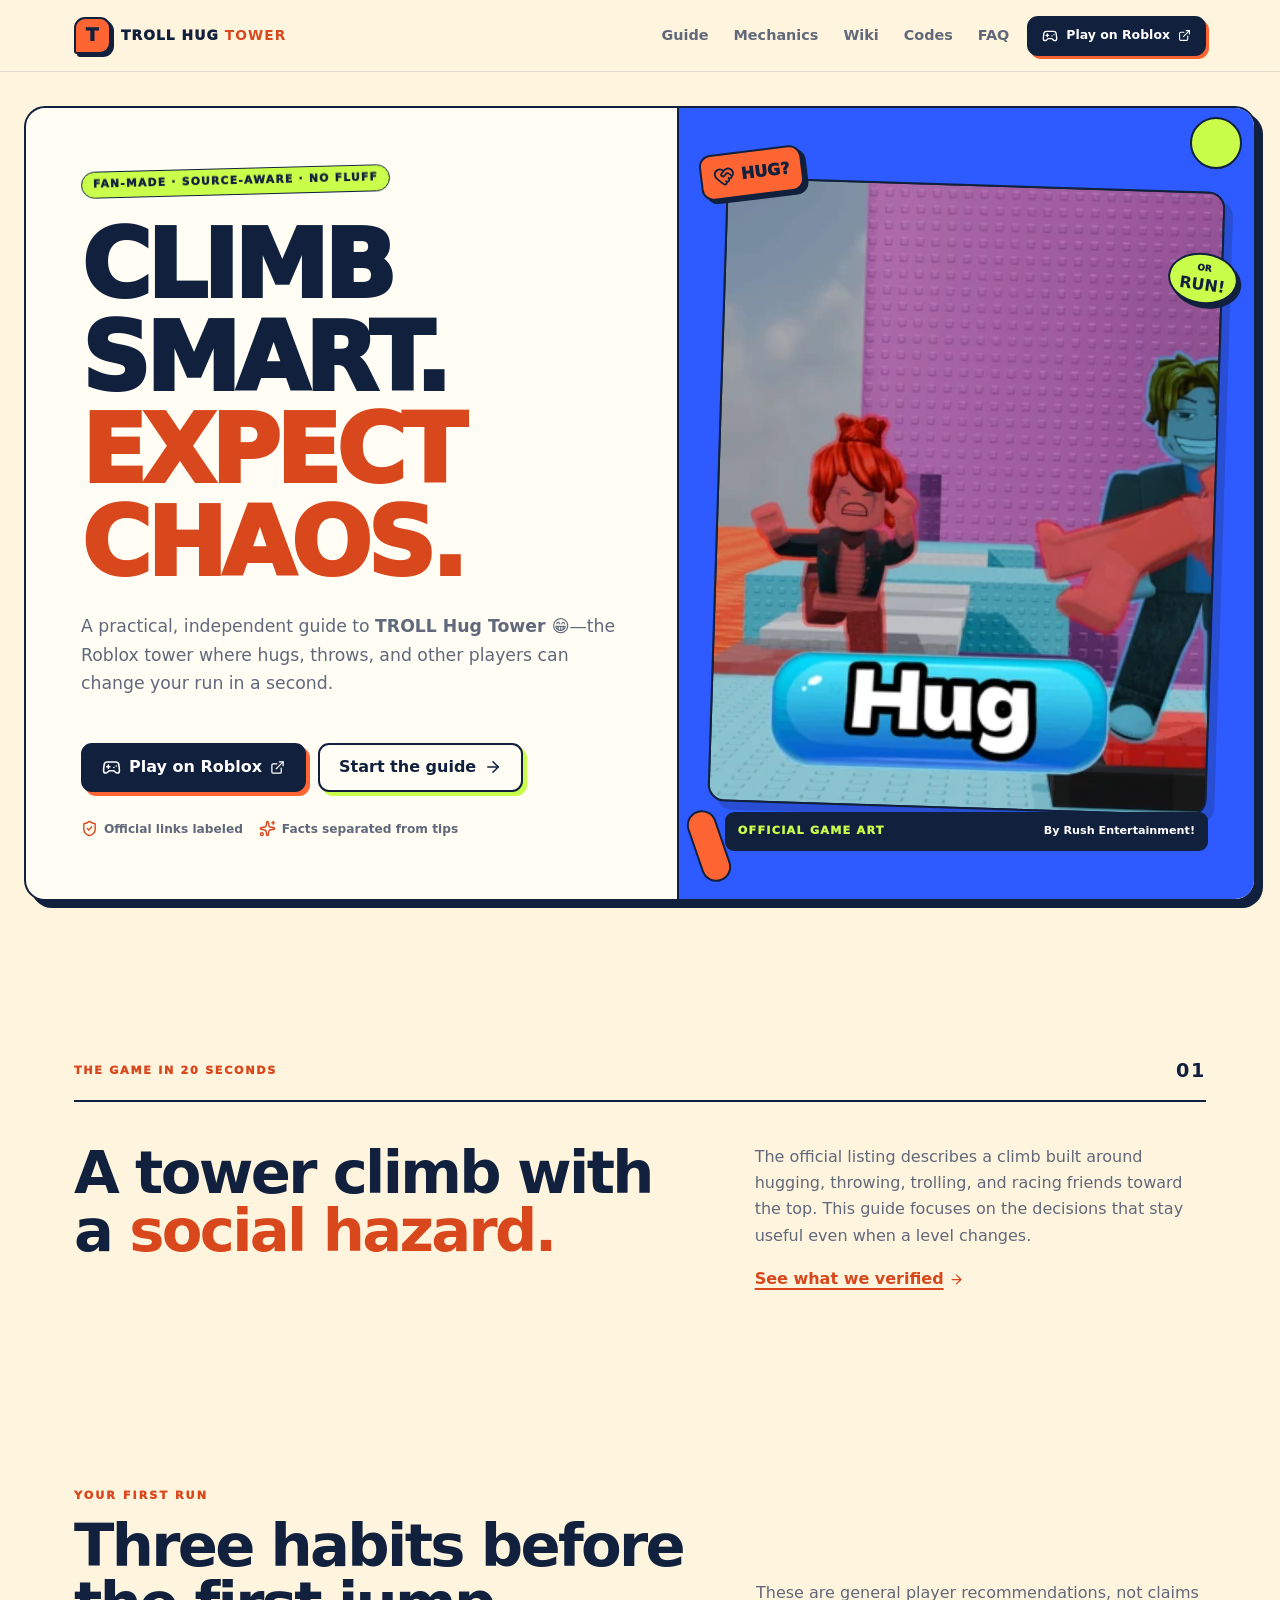
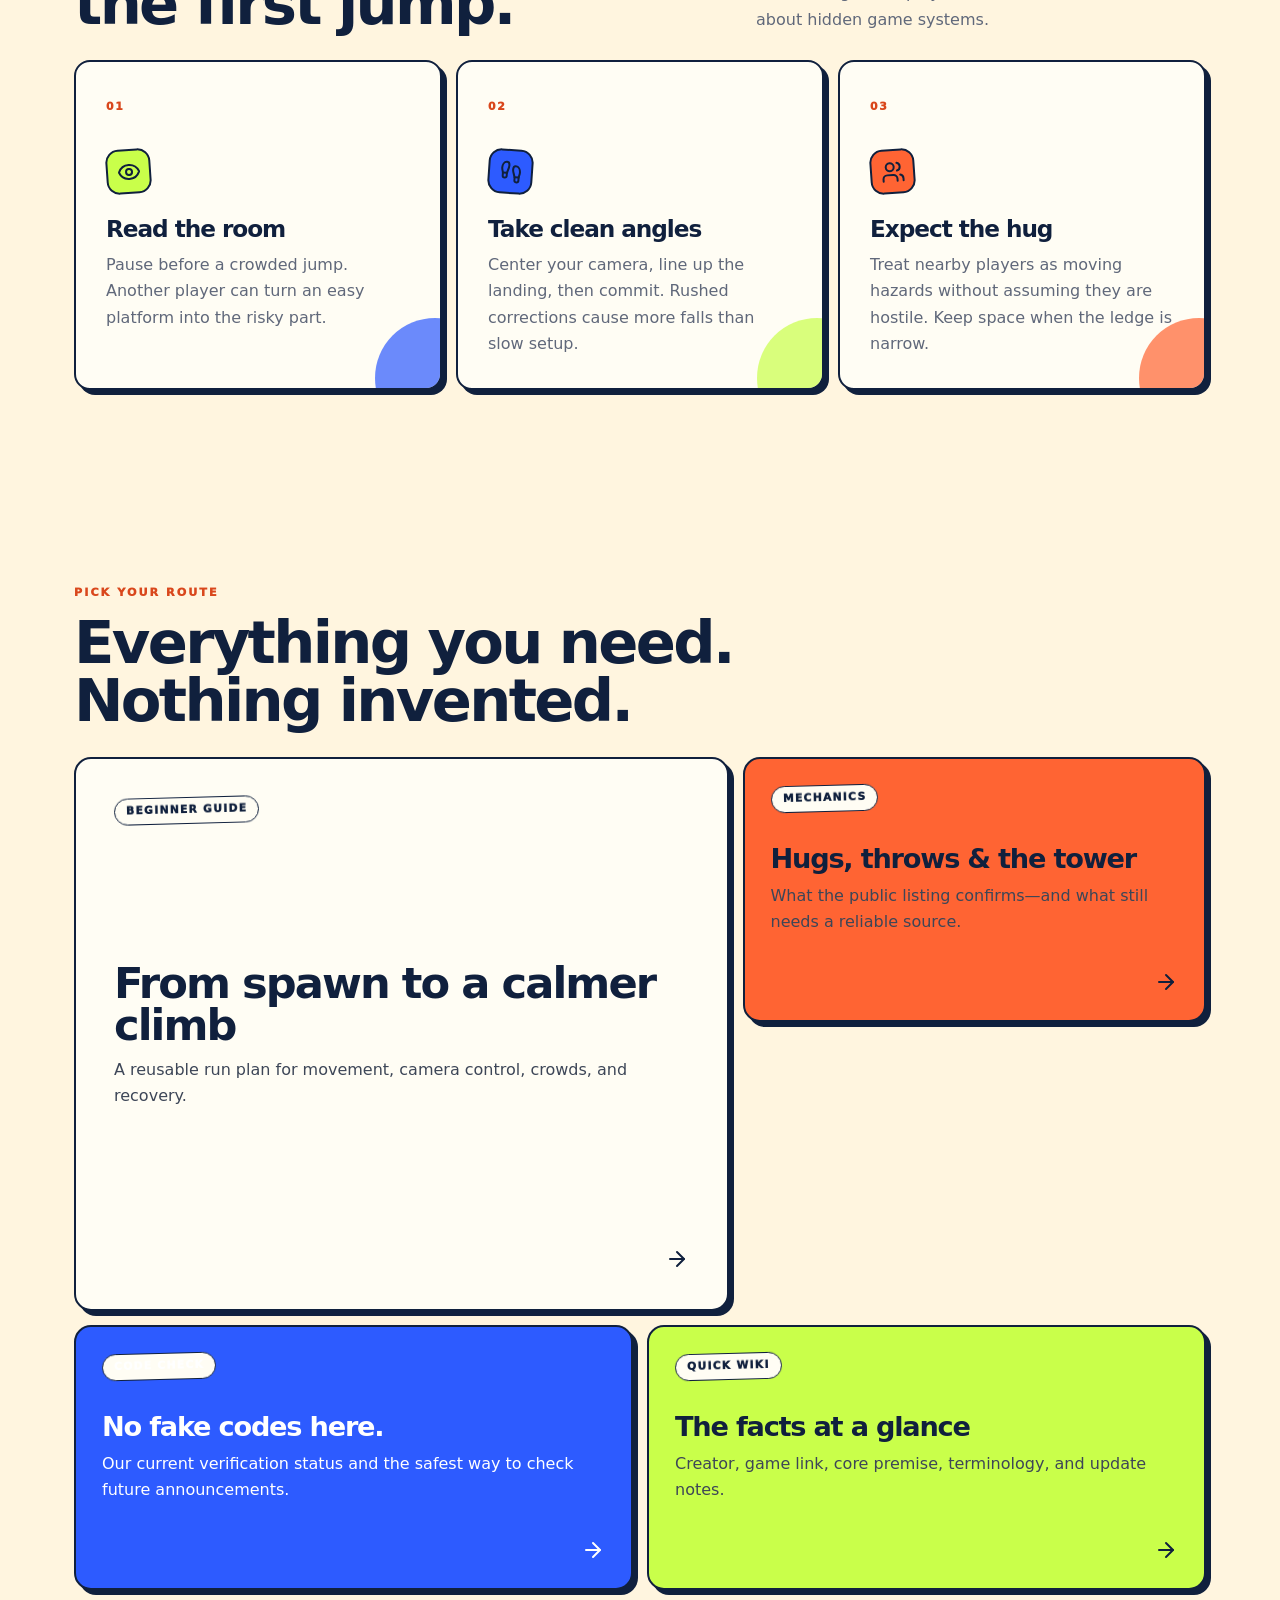
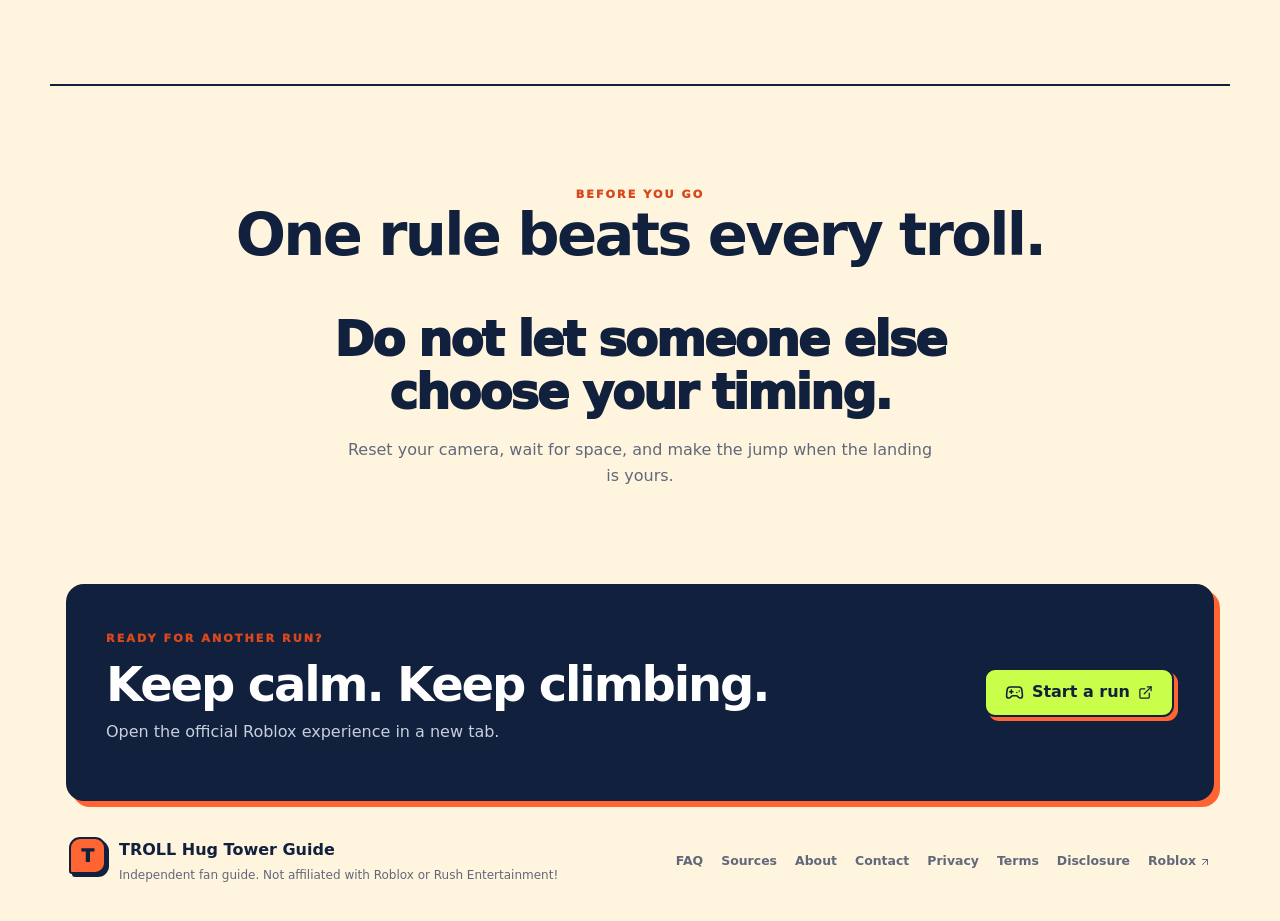
<file: index.html>
<!DOCTYPE html><html lang="en"><head><meta charSet="utf-8"/><meta name="viewport" content="width=device-width, initial-scale=1"/><link rel="preload" as="image" href="/game/official-thumbnail.webp"/><link rel="stylesheet" href="/_next/static/chunks/0kph47~e-.7jf.css" data-precedence="next"/><link rel="preload" as="script" fetchPriority="low" href="/_next/static/chunks/0tjosc5d5mc5-.js"/><script src="/_next/static/chunks/0037m9gpw..r6.js" async=""></script><script src="/_next/static/chunks/0lb28vs8w.3hs.js" async=""></script><script src="/_next/static/chunks/0f9v5zx4aqx9k.js" async=""></script><script src="/_next/static/chunks/turbopack-0t.p49p1cvdat.js" async=""></script><script src="/_next/static/chunks/05tnz4239b_il.js" async=""></script><script src="/_next/static/chunks/0p1ssqxck89fw.js" async=""></script><script src="/_next/static/chunks/0fy~.v167wqv..js" async=""></script><meta name="theme-color" content="#fff5df"/><meta name="color-scheme" content="light"/><title>TROLL Hug Tower Guide &amp; Wiki</title><meta name="description" content="Climb TROLL Hug Tower with a clear beginner route, practical anti-troll habits, confirmed game facts, and source-aware wiki notes."/><meta name="application-name" content="TROLL Hug Tower Guide"/><link rel="manifest" href="/manifest.webmanifest"/><meta name="robots" content="index, follow"/><link rel="canonical" href="https://trollhugtowerguide.wiki/"/><meta property="og:title" content="TROLL Hug Tower Guide &amp; Wiki"/><meta property="og:description" content="Climb TROLL Hug Tower with a clear beginner route, practical anti-troll habits, confirmed game facts, and source-aware wiki notes."/><meta property="og:url" content="https://trollhugtowerguide.wiki/"/><meta property="og:site_name" content="TROLL Hug Tower Guide"/><meta property="og:image" content="https://trollhugtowerguide.wiki/og.png"/><meta property="og:image:width" content="1731"/><meta property="og:image:height" content="909"/><meta property="og:image:alt" content="TROLL Hug Tower Guide — climb smart, expect chaos"/><meta property="og:type" content="website"/><meta name="twitter:card" content="summary_large_image"/><meta name="twitter:title" content="TROLL Hug Tower Guide &amp; Wiki"/><meta name="twitter:description" content="Climb TROLL Hug Tower with a clear beginner route, practical anti-troll habits, confirmed game facts, and source-aware wiki notes."/><meta name="twitter:image" content="https://trollhugtowerguide.wiki/og.png"/><link rel="shortcut icon" href="/favicon.svg"/><link rel="icon" href="/favicon.svg"/><script src="/_next/static/chunks/03~yq9q893hmn.js" noModule=""></script></head><body><div hidden=""><!--$--><!--/$--></div><a class="skip-link" href="#main">Skip to content</a><header class="site-header"><div class="nav-wrap"><a class="brand" aria-label="TROLL Hug Tower Guide home" href="/"><span class="brand-mark">T</span><span>TROLL HUG <b>TOWER</b></span></a><nav class="nav-links " aria-label="Main navigation"><a class="" href="/how-to-play/">Guide</a><a class="" href="/mechanics/">Mechanics</a><a class="" href="/wiki/">Wiki</a><a class="" href="/codes/">Codes</a><a class="" href="/faq/">FAQ</a><span class="mobile-play"><a class="button " href="https://www.roblox.com/games/77420985071922/TROLL-Hug-Tower" target="_blank" rel="noopener noreferrer"><svg xmlns="http://www.w3.org/2000/svg" width="19" height="19" viewBox="0 0 24 24" fill="none" stroke="currentColor" stroke-width="2" stroke-linecap="round" stroke-linejoin="round" class="lucide lucide-gamepad2 lucide-gamepad-2" aria-hidden="true"><line x1="6" x2="10" y1="11" y2="11"></line><line x1="8" x2="8" y1="9" y2="13"></line><line x1="15" x2="15.01" y1="12" y2="12"></line><line x1="18" x2="18.01" y1="10" y2="10"></line><path d="M17.32 5H6.68a4 4 0 0 0-3.978 3.59c-.006.052-.01.101-.017.152C2.604 9.416 2 14.456 2 16a3 3 0 0 0 3 3c1 0 1.5-.5 2-1l1.414-1.414A2 2 0 0 1 9.828 16h4.344a2 2 0 0 1 1.414.586L17 18c.5.5 1 1 2 1a3 3 0 0 0 3-3c0-1.545-.604-6.584-.685-7.258-.007-.05-.011-.1-.017-.151A4 4 0 0 0 17.32 5z"></path></svg>Play on Roblox<svg xmlns="http://www.w3.org/2000/svg" width="15" height="15" viewBox="0 0 24 24" fill="none" stroke="currentColor" stroke-width="2" stroke-linecap="round" stroke-linejoin="round" class="lucide lucide-external-link" aria-hidden="true"><path d="M15 3h6v6"></path><path d="M10 14 21 3"></path><path d="M18 13v6a2 2 0 0 1-2 2H5a2 2 0 0 1-2-2V8a2 2 0 0 1 2-2h6"></path></svg></a></span></nav><span class="desktop-play"><a class="button button-small" href="https://www.roblox.com/games/77420985071922/TROLL-Hug-Tower" target="_blank" rel="noopener noreferrer"><svg xmlns="http://www.w3.org/2000/svg" width="16" height="16" viewBox="0 0 24 24" fill="none" stroke="currentColor" stroke-width="2" stroke-linecap="round" stroke-linejoin="round" class="lucide lucide-gamepad2 lucide-gamepad-2" aria-hidden="true"><line x1="6" x2="10" y1="11" y2="11"></line><line x1="8" x2="8" y1="9" y2="13"></line><line x1="15" x2="15.01" y1="12" y2="12"></line><line x1="18" x2="18.01" y1="10" y2="10"></line><path d="M17.32 5H6.68a4 4 0 0 0-3.978 3.59c-.006.052-.01.101-.017.152C2.604 9.416 2 14.456 2 16a3 3 0 0 0 3 3c1 0 1.5-.5 2-1l1.414-1.414A2 2 0 0 1 9.828 16h4.344a2 2 0 0 1 1.414.586L17 18c.5.5 1 1 2 1a3 3 0 0 0 3-3c0-1.545-.604-6.584-.685-7.258-.007-.05-.011-.1-.017-.151A4 4 0 0 0 17.32 5z"></path></svg>Play on Roblox<svg xmlns="http://www.w3.org/2000/svg" width="13" height="13" viewBox="0 0 24 24" fill="none" stroke="currentColor" stroke-width="2" stroke-linecap="round" stroke-linejoin="round" class="lucide lucide-external-link" aria-hidden="true"><path d="M15 3h6v6"></path><path d="M10 14 21 3"></path><path d="M18 13v6a2 2 0 0 1-2 2H5a2 2 0 0 1-2-2V8a2 2 0 0 1 2-2h6"></path></svg></a></span><button class="menu-button" type="button" aria-expanded="false" aria-label="Open navigation"><svg xmlns="http://www.w3.org/2000/svg" width="24" height="24" viewBox="0 0 24 24" fill="none" stroke="currentColor" stroke-width="2" stroke-linecap="round" stroke-linejoin="round" class="lucide lucide-menu" aria-hidden="true"><path d="M4 12h16"></path><path d="M4 18h16"></path><path d="M4 6h16"></path></svg></button></div></header><main id="main"><section class="hero-shell"><div class="hero-grid"><div class="hero-copy"><span class="sticker">FAN-MADE · SOURCE-AWARE · NO FLUFF</span><h1>CLIMB SMART.<br/><em>EXPECT CHAOS.</em></h1><p>A practical, independent guide to <b>TROLL Hug Tower 😁</b>—the Roblox tower where hugs, throws, and other players can change your run in a second.</p><div class="hero-actions"><a class="button " href="https://www.roblox.com/games/77420985071922/TROLL-Hug-Tower" target="_blank" rel="noopener noreferrer"><svg xmlns="http://www.w3.org/2000/svg" width="19" height="19" viewBox="0 0 24 24" fill="none" stroke="currentColor" stroke-width="2" stroke-linecap="round" stroke-linejoin="round" class="lucide lucide-gamepad2 lucide-gamepad-2" aria-hidden="true"><line x1="6" x2="10" y1="11" y2="11"></line><line x1="8" x2="8" y1="9" y2="13"></line><line x1="15" x2="15.01" y1="12" y2="12"></line><line x1="18" x2="18.01" y1="10" y2="10"></line><path d="M17.32 5H6.68a4 4 0 0 0-3.978 3.59c-.006.052-.01.101-.017.152C2.604 9.416 2 14.456 2 16a3 3 0 0 0 3 3c1 0 1.5-.5 2-1l1.414-1.414A2 2 0 0 1 9.828 16h4.344a2 2 0 0 1 1.414.586L17 18c.5.5 1 1 2 1a3 3 0 0 0 3-3c0-1.545-.604-6.584-.685-7.258-.007-.05-.011-.1-.017-.151A4 4 0 0 0 17.32 5z"></path></svg>Play on Roblox<svg xmlns="http://www.w3.org/2000/svg" width="15" height="15" viewBox="0 0 24 24" fill="none" stroke="currentColor" stroke-width="2" stroke-linecap="round" stroke-linejoin="round" class="lucide lucide-external-link" aria-hidden="true"><path d="M15 3h6v6"></path><path d="M10 14 21 3"></path><path d="M18 13v6a2 2 0 0 1-2 2H5a2 2 0 0 1-2-2V8a2 2 0 0 1 2-2h6"></path></svg></a><a class="button button-secondary" href="/how-to-play/">Start the guide <svg xmlns="http://www.w3.org/2000/svg" width="18" height="18" viewBox="0 0 24 24" fill="none" stroke="currentColor" stroke-width="2" stroke-linecap="round" stroke-linejoin="round" class="lucide lucide-arrow-right" aria-hidden="true"><path d="M5 12h14"></path><path d="m12 5 7 7-7 7"></path></svg></a></div><div class="trust-row"><span><svg xmlns="http://www.w3.org/2000/svg" width="17" height="17" viewBox="0 0 24 24" fill="none" stroke="currentColor" stroke-width="2" stroke-linecap="round" stroke-linejoin="round" class="lucide lucide-shield-check" aria-hidden="true"><path d="M20 13c0 5-3.5 7.5-7.66 8.95a1 1 0 0 1-.67-.01C7.5 20.5 4 18 4 13V6a1 1 0 0 1 1-1c2 0 4.5-1.2 6.24-2.72a1.17 1.17 0 0 1 1.52 0C14.51 3.81 17 5 19 5a1 1 0 0 1 1 1z"></path><path d="m9 12 2 2 4-4"></path></svg> Official links labeled</span><span><svg xmlns="http://www.w3.org/2000/svg" width="17" height="17" viewBox="0 0 24 24" fill="none" stroke="currentColor" stroke-width="2" stroke-linecap="round" stroke-linejoin="round" class="lucide lucide-sparkles" aria-hidden="true"><path d="M11.017 2.814a1 1 0 0 1 1.966 0l1.051 5.558a2 2 0 0 0 1.594 1.594l5.558 1.051a1 1 0 0 1 0 1.966l-5.558 1.051a2 2 0 0 0-1.594 1.594l-1.051 5.558a1 1 0 0 1-1.966 0l-1.051-5.558a2 2 0 0 0-1.594-1.594l-5.558-1.051a1 1 0 0 1 0-1.966l5.558-1.051a2 2 0 0 0 1.594-1.594z"></path><path d="M20 2v4"></path><path d="M22 4h-4"></path><circle cx="4" cy="20" r="2"></circle></svg> Facts separated from tips</span></div></div><div class="hero-art" aria-label="Official TROLL Hug Tower game artwork"><div class="art-frame"><img alt="Official TROLL Hug Tower thumbnail showing Roblox characters on a colorful tower" decoding="async" data-nimg="fill" style="position:absolute;height:100%;width:100%;left:0;top:0;right:0;bottom:0;color:transparent" src="/game/official-thumbnail.webp"/></div><div class="art-label"><span>OFFICIAL GAME ART</span><b>By <!-- -->Rush Entertainment!</b></div><div class="float-card float-one"><svg xmlns="http://www.w3.org/2000/svg" width="22" height="22" viewBox="0 0 24 24" fill="none" stroke="currentColor" stroke-width="2" stroke-linecap="round" stroke-linejoin="round" class="lucide lucide-heart-handshake" aria-hidden="true"><path d="M19.414 14.414C21 12.828 22 11.5 22 9.5a5.5 5.5 0 0 0-9.591-3.676.6.6 0 0 1-.818.001A5.5 5.5 0 0 0 2 9.5c0 2.3 1.5 4 3 5.5l5.535 5.362a2 2 0 0 0 2.879.052 2.12 2.12 0 0 0-.004-3 2.124 2.124 0 1 0 3-3 2.124 2.124 0 0 0 3.004 0 2 2 0 0 0 0-2.828l-1.881-1.882a2.41 2.41 0 0 0-3.409 0l-1.71 1.71a2 2 0 0 1-2.828 0 2 2 0 0 1 0-2.828l2.823-2.762"></path></svg><span>HUG?</span></div><div class="float-card float-two"><span>OR</span><b>RUN!</b></div></div></div></section><section class="section intro-strip"><div class="section-kicker"><span>THE GAME IN 20 SECONDS</span><b>01</b></div><div class="intro-grid"><h2>A tower climb with a <em>social hazard.</em></h2><div><p>The official listing describes a climb built around hugging, throwing, trolling, and racing friends toward the top. This guide focuses on the decisions that stay useful even when a level changes.</p><a class="text-link" href="/sources/">See what we verified <svg xmlns="http://www.w3.org/2000/svg" width="15" height="15" viewBox="0 0 24 24" fill="none" stroke="currentColor" stroke-width="2" stroke-linecap="round" stroke-linejoin="round" class="lucide lucide-arrow-right" aria-hidden="true"><path d="M5 12h14"></path><path d="m12 5 7 7-7 7"></path></svg></a></div></div></section><section class="section climb-section"><div class="section-heading"><div><span class="eyebrow">YOUR FIRST RUN</span><h2>Three habits before the first jump.</h2></div><p>These are general player recommendations, not claims about hidden game systems.</p></div><div class="step-grid"><article class="step-card step-1"><span class="step-number">01</span><div class="step-icon"><svg xmlns="http://www.w3.org/2000/svg" width="24" height="24" viewBox="0 0 24 24" fill="none" stroke="currentColor" stroke-width="2" stroke-linecap="round" stroke-linejoin="round" class="lucide lucide-eye" aria-hidden="true"><path d="M2.062 12.348a1 1 0 0 1 0-.696 10.75 10.75 0 0 1 19.876 0 1 1 0 0 1 0 .696 10.75 10.75 0 0 1-19.876 0"></path><circle cx="12" cy="12" r="3"></circle></svg></div><h3>Read the room</h3><p>Pause before a crowded jump. Another player can turn an easy platform into the risky part.</p></article><article class="step-card step-2"><span class="step-number">02</span><div class="step-icon"><svg xmlns="http://www.w3.org/2000/svg" width="24" height="24" viewBox="0 0 24 24" fill="none" stroke="currentColor" stroke-width="2" stroke-linecap="round" stroke-linejoin="round" class="lucide lucide-footprints" aria-hidden="true"><path d="M4 16v-2.38C4 11.5 2.97 10.5 3 8c.03-2.72 1.49-6 4.5-6C9.37 2 10 3.8 10 5.5c0 3.11-2 5.66-2 8.68V16a2 2 0 1 1-4 0Z"></path><path d="M20 20v-2.38c0-2.12 1.03-3.12 1-5.62-.03-2.72-1.49-6-4.5-6C14.63 6 14 7.8 14 9.5c0 3.11 2 5.66 2 8.68V20a2 2 0 1 0 4 0Z"></path><path d="M16 17h4"></path><path d="M4 13h4"></path></svg></div><h3>Take clean angles</h3><p>Center your camera, line up the landing, then commit. Rushed corrections cause more falls than slow setup.</p></article><article class="step-card step-3"><span class="step-number">03</span><div class="step-icon"><svg xmlns="http://www.w3.org/2000/svg" width="24" height="24" viewBox="0 0 24 24" fill="none" stroke="currentColor" stroke-width="2" stroke-linecap="round" stroke-linejoin="round" class="lucide lucide-users" aria-hidden="true"><path d="M16 21v-2a4 4 0 0 0-4-4H6a4 4 0 0 0-4 4v2"></path><path d="M16 3.128a4 4 0 0 1 0 7.744"></path><path d="M22 21v-2a4 4 0 0 0-3-3.87"></path><circle cx="9" cy="7" r="4"></circle></svg></div><h3>Expect the hug</h3><p>Treat nearby players as moving hazards without assuming they are hostile. Keep space when the ledge is narrow.</p></article></div></section><section class="section bento-section"><div class="section-heading"><div><span class="eyebrow">PICK YOUR ROUTE</span><h2>Everything you need. Nothing invented.</h2></div></div><div class="bento"><a class="bento-card bento-main" href="/how-to-play/"><span class="tag">BEGINNER GUIDE</span><div><h3>From spawn to a calmer climb</h3><p>A reusable run plan for movement, camera control, crowds, and recovery.</p></div><svg xmlns="http://www.w3.org/2000/svg" width="24" height="24" viewBox="0 0 24 24" fill="none" stroke="currentColor" stroke-width="2" stroke-linecap="round" stroke-linejoin="round" class="lucide lucide-arrow-right" aria-hidden="true"><path d="M5 12h14"></path><path d="m12 5 7 7-7 7"></path></svg></a><a class="bento-card bento-orange" href="/mechanics/"><span class="tag">MECHANICS</span><div><h3>Hugs, throws &amp; the tower</h3><p>What the public listing confirms—and what still needs a reliable source.</p></div><svg xmlns="http://www.w3.org/2000/svg" width="24" height="24" viewBox="0 0 24 24" fill="none" stroke="currentColor" stroke-width="2" stroke-linecap="round" stroke-linejoin="round" class="lucide lucide-arrow-right" aria-hidden="true"><path d="M5 12h14"></path><path d="m12 5 7 7-7 7"></path></svg></a><a class="bento-card bento-blue" href="/codes/"><span class="tag">CODE CHECK</span><div><h3>No fake codes here.</h3><p>Our current verification status and the safest way to check future announcements.</p></div><svg xmlns="http://www.w3.org/2000/svg" width="24" height="24" viewBox="0 0 24 24" fill="none" stroke="currentColor" stroke-width="2" stroke-linecap="round" stroke-linejoin="round" class="lucide lucide-arrow-right" aria-hidden="true"><path d="M5 12h14"></path><path d="m12 5 7 7-7 7"></path></svg></a><a class="bento-card bento-lime" href="/wiki/"><span class="tag">QUICK WIKI</span><div><h3>The facts at a glance</h3><p>Creator, game link, core premise, terminology, and update notes.</p></div><svg xmlns="http://www.w3.org/2000/svg" width="24" height="24" viewBox="0 0 24 24" fill="none" stroke="currentColor" stroke-width="2" stroke-linecap="round" stroke-linejoin="round" class="lucide lucide-arrow-right" aria-hidden="true"><path d="M5 12h14"></path><path d="m12 5 7 7-7 7"></path></svg></a></div></section><section class="section last-check"><div><span class="eyebrow">BEFORE YOU GO</span><h2>One rule beats every troll.</h2></div><blockquote>Do not let someone else choose your timing.</blockquote><p>Reset your camera, wait for space, and make the jump when the landing is yours.</p></section><!--$--><!--/$--></main><footer class="site-footer"><div class="footer-cta"><div><span class="eyebrow">READY FOR ANOTHER RUN?</span><h2>Keep calm. Keep climbing.</h2><p>Open the official Roblox experience in a new tab.</p></div><a class="button " href="https://www.roblox.com/games/77420985071922/TROLL-Hug-Tower" target="_blank" rel="noopener noreferrer"><svg xmlns="http://www.w3.org/2000/svg" width="19" height="19" viewBox="0 0 24 24" fill="none" stroke="currentColor" stroke-width="2" stroke-linecap="round" stroke-linejoin="round" class="lucide lucide-gamepad2 lucide-gamepad-2" aria-hidden="true"><line x1="6" x2="10" y1="11" y2="11"></line><line x1="8" x2="8" y1="9" y2="13"></line><line x1="15" x2="15.01" y1="12" y2="12"></line><line x1="18" x2="18.01" y1="10" y2="10"></line><path d="M17.32 5H6.68a4 4 0 0 0-3.978 3.59c-.006.052-.01.101-.017.152C2.604 9.416 2 14.456 2 16a3 3 0 0 0 3 3c1 0 1.5-.5 2-1l1.414-1.414A2 2 0 0 1 9.828 16h4.344a2 2 0 0 1 1.414.586L17 18c.5.5 1 1 2 1a3 3 0 0 0 3-3c0-1.545-.604-6.584-.685-7.258-.007-.05-.011-.1-.017-.151A4 4 0 0 0 17.32 5z"></path></svg>Start a run<svg xmlns="http://www.w3.org/2000/svg" width="15" height="15" viewBox="0 0 24 24" fill="none" stroke="currentColor" stroke-width="2" stroke-linecap="round" stroke-linejoin="round" class="lucide lucide-external-link" aria-hidden="true"><path d="M15 3h6v6"></path><path d="M10 14 21 3"></path><path d="M18 13v6a2 2 0 0 1-2 2H5a2 2 0 0 1-2-2V8a2 2 0 0 1 2-2h6"></path></svg></a></div><div class="footer-row"><div class="footer-brand"><span class="brand-mark">T</span><div><b>TROLL Hug Tower Guide</b><p>Independent fan guide. Not affiliated with Roblox or Rush Entertainment!</p></div></div><nav aria-label="Footer navigation"><a href="/faq/">FAQ</a><a href="/sources/">Sources</a><a href="/about/">About</a><a href="/contact/">Contact</a><a href="/privacy/">Privacy</a><a href="/terms/">Terms</a><a href="/disclosure/">Disclosure</a><a href="https://www.roblox.com" target="_blank" rel="noopener noreferrer">Roblox <svg xmlns="http://www.w3.org/2000/svg" width="12" height="12" viewBox="0 0 24 24" fill="none" stroke="currentColor" stroke-width="2" stroke-linecap="round" stroke-linejoin="round" class="lucide lucide-arrow-up-right" aria-hidden="true"><path d="M7 7h10v10"></path><path d="M7 17 17 7"></path></svg></a></nav></div></footer><script type="application/ld+json">{"@context":"https://schema.org","@graph":[{"@type":"WebSite","name":"TROLL Hug Tower Guide","url":"https://trollhugtowerguide.wiki","description":"Independent player guide and wiki for TROLL Hug Tower on Roblox.","inLanguage":"en","isAccessibleForFree":true},{"@type":"VideoGame","name":"TROLL Hug Tower 😁","url":"https://www.roblox.com/games/77420985071922/TROLL-Hug-Tower","gamePlatform":"Roblox","author":{"@type":"Organization","name":"Rush Entertainment!","url":"https://www.roblox.com/communities/35998478/Rush-Entertainment"}}]}</script><script src="/_next/static/chunks/0tjosc5d5mc5-.js" id="_R_" async=""></script><script>(self.__next_f=self.__next_f||[]).push([0])</script><script>self.__next_f.push([1,"1:\"$Sreact.fragment\"\n2:I[48563,[\"/_next/static/chunks/05tnz4239b_il.js\",\"/_next/static/chunks/0p1ssqxck89fw.js\"],\"SiteHeader\"]\n3:I[14975,[\"/_next/static/chunks/05tnz4239b_il.js\",\"/_next/static/chunks/0p1ssqxck89fw.js\"],\"default\"]\n4:I[77200,[\"/_next/static/chunks/05tnz4239b_il.js\",\"/_next/static/chunks/0p1ssqxck89fw.js\"],\"default\"]\n5:I[81004,[\"/_next/static/chunks/05tnz4239b_il.js\",\"/_next/static/chunks/0p1ssqxck89fw.js\",\"/_next/static/chunks/0fy~.v167wqv..js\"],\"\"]\nb:I[28674,[\"/_next/static/chunks/05tnz4239b_il.js\",\"/_next/static/chunks/0p1ssqxck89fw.js\"],\"default\",1]\n:HL[\"/_next/static/chunks/0kph47~e-.7jf.css\",\"style\"]\n"])</script><script>self.__next_f.push([1,"0:{\"P\":null,\"c\":[\"\",\"\"],\"q\":\"\",\"i\":false,\"f\":[[[\"\",{\"children\":[\"__PAGE__\",{}]},\"$undefined\",\"$undefined\",16],[[\"$\",\"$1\",\"c\",{\"children\":[[[\"$\",\"link\",\"0\",{\"rel\":\"stylesheet\",\"href\":\"/_next/static/chunks/0kph47~e-.7jf.css\",\"precedence\":\"next\",\"crossOrigin\":\"$undefined\",\"nonce\":\"$undefined\"}],[\"$\",\"script\",\"script-0\",{\"src\":\"/_next/static/chunks/05tnz4239b_il.js\",\"async\":true,\"nonce\":\"$undefined\"}],[\"$\",\"script\",\"script-1\",{\"src\":\"/_next/static/chunks/0p1ssqxck89fw.js\",\"async\":true,\"nonce\":\"$undefined\"}]],[\"$\",\"html\",null,{\"lang\":\"en\",\"children\":[\"$\",\"body\",null,{\"children\":[[\"$\",\"a\",null,{\"className\":\"skip-link\",\"href\":\"#main\",\"children\":\"Skip to content\"}],[\"$\",\"$L2\",null,{}],[\"$\",\"main\",null,{\"id\":\"main\",\"children\":[\"$\",\"$L3\",null,{\"parallelRouterKey\":\"children\",\"error\":\"$undefined\",\"errorStyles\":\"$undefined\",\"errorScripts\":\"$undefined\",\"template\":[\"$\",\"$L4\",null,{}],\"templateStyles\":\"$undefined\",\"templateScripts\":\"$undefined\",\"notFound\":[[\"$\",\"section\",null,{\"className\":\"empty-page\",\"children\":[[\"$\",\"span\",null,{\"className\":\"sticker\",\"children\":\"404 · MISSED THE PLATFORM\"}],[\"$\",\"h1\",null,{\"children\":\"Back to the checkpoint.\"}],[\"$\",\"p\",null,{\"children\":\"This page is not part of the tower. Return home and choose another route.\"}],[\"$\",\"$L5\",null,{\"className\":\"button\",\"href\":\"/\",\"children\":[[\"$\",\"svg\",null,{\"ref\":\"$undefined\",\"xmlns\":\"http://www.w3.org/2000/svg\",\"width\":18,\"height\":18,\"viewBox\":\"0 0 24 24\",\"fill\":\"none\",\"stroke\":\"currentColor\",\"strokeWidth\":2,\"strokeLinecap\":\"round\",\"strokeLinejoin\":\"round\",\"className\":\"lucide lucide-arrow-left\",\"aria-hidden\":\"true\",\"children\":[[\"$\",\"path\",\"1l729n\",{\"d\":\"m12 19-7-7 7-7\"}],[\"$\",\"path\",\"x3x0zl\",{\"d\":\"M19 12H5\"}],\"$undefined\"]}],\" Back home\"]}]]}],[]],\"forbidden\":\"$undefined\",\"unauthorized\":\"$undefined\"}]}],[\"$\",\"footer\",null,{\"className\":\"site-footer\",\"children\":[[\"$\",\"div\",null,{\"className\":\"footer-cta\",\"children\":[[\"$\",\"div\",null,{\"children\":[[\"$\",\"span\",null,{\"className\":\"eyebrow\",\"children\":\"READY FOR ANOTHER RUN?\"}],[\"$\",\"h2\",null,{\"children\":\"Keep calm. Keep climbing.\"}],[\"$\",\"p\",null,{\"children\":\"Open the official Roblox experience in a new tab.\"}]]}],[\"$\",\"a\",null,{\"className\":\"button \",\"href\":\"https://www.roblox.com/games/77420985071922/TROLL-Hug-Tower\",\"target\":\"_blank\",\"rel\":\"noopener noreferrer\",\"children\":[[\"$\",\"svg\",null,{\"ref\":\"$undefined\",\"xmlns\":\"http://www.w3.org/2000/svg\",\"width\":19,\"height\":19,\"viewBox\":\"0 0 24 24\",\"fill\":\"none\",\"stroke\":\"currentColor\",\"strokeWidth\":2,\"strokeLinecap\":\"round\",\"strokeLinejoin\":\"round\",\"className\":\"lucide lucide-gamepad2 lucide-gamepad-2\",\"aria-hidden\":\"true\",\"children\":[[\"$\",\"line\",\"1gktln\",{\"x1\":\"6\",\"x2\":\"10\",\"y1\":\"11\",\"y2\":\"11\"}],[\"$\",\"line\",\"qnk9ow\",{\"x1\":\"8\",\"x2\":\"8\",\"y1\":\"9\",\"y2\":\"13\"}],[\"$\",\"line\",\"krot7o\",{\"x1\":\"15\",\"x2\":\"15.01\",\"y1\":\"12\",\"y2\":\"12\"}],[\"$\",\"line\",\"1lcuu1\",{\"x1\":\"18\",\"x2\":\"18.01\",\"y1\":\"10\",\"y2\":\"10\"}],[\"$\",\"path\",\"mfqc10\",{\"d\":\"M17.32 5H6.68a4 4 0 0 0-3.978 3.59c-.006.052-.01.101-.017.152C2.604 9.416 2 14.456 2 16a3 3 0 0 0 3 3c1 0 1.5-.5 2-1l1.414-1.414A2 2 0 0 1 9.828 16h4.344a2 2 0 0 1 1.414.586L17 18c.5.5 1 1 2 1a3 3 0 0 0 3-3c0-1.545-.604-6.584-.685-7.258-.007-.05-.011-.1-.017-.151A4 4 0 0 0 17.32 5z\"}],\"$undefined\"]}],\"Start a run\",[\"$\",\"svg\",null,{\"ref\":\"$undefined\",\"xmlns\":\"http://www.w3.org/2000/svg\",\"width\":15,\"height\":15,\"viewBox\":\"0 0 24 24\",\"fill\":\"none\",\"stroke\":\"currentColor\",\"strokeWidth\":2,\"strokeLinecap\":\"round\",\"strokeLinejoin\":\"round\",\"className\":\"lucide lucide-external-link\",\"aria-hidden\":\"true\",\"children\":[[\"$\",\"path\",\"1q9fwt\",{\"d\":\"M15 3h6v6\"}],[\"$\",\"path\",\"gplh6r\",{\"d\":\"M10 14 21 3\"}],[\"$\",\"path\",\"a6xqqp\",{\"d\":\"M18 13v6a2 2 0 0 1-2 2H5a2 2 0 0 1-2-2V8a2 2 0 0 1 2-2h6\"}],\"$undefined\"]}]]}]]}],[\"$\",\"div\",null,{\"className\":\"footer-row\",\"children\":[[\"$\",\"div\",null,{\"className\":\"footer-brand\",\"children\":[[\"$\",\"span\",null,{\"className\":\"brand-mark\",\"children\":\"T\"}],[\"$\",\"div\",null,{\"children\":[[\"$\",\"b\",null,{\"children\":\"TROLL Hug Tower Guide\"}],[\"$\",\"p\",null,{\"children\":\"Independent fan guide. Not affiliated with Roblox or Rush Entertainment!\"}]]}]]}],[\"$\",\"nav\",null,{\"aria-label\":\"Footer navigation\",\"children\":[[[\"$\",\"$L5\",\"/faq\",{\"href\":\"/faq\",\"children\":\"FAQ\"}],[\"$\",\"$L5\",\"/sources\",{\"href\":\"/sources\",\"children\":\"Sources\"}],[\"$\",\"$L5\",\"/about\",{\"href\":\"/about\",\"children\":\"About\"}],[\"$\",\"$L5\",\"/contact\",{\"href\":\"/contact\",\"children\":\"Contact\"}],[\"$\",\"$L5\",\"/privacy\",{\"href\":\"/privacy\",\"children\":\"Privacy\"}],[\"$\",\"$L5\",\"/terms\",{\"href\":\"/terms\",\"children\":\"Terms\"}],[\"$\",\"$L5\",\"/disclosure\",{\"href\":\"/disclosure\",\"children\":\"Disclosure\"}]],[\"$\",\"a\",null,{\"href\":\"https://www.roblox.com\",\"target\":\"_blank\",\"rel\":\"noopener noreferrer\",\"children\":[\"Roblox \",[\"$\",\"svg\",null,{\"ref\":\"$undefined\",\"xmlns\":\"http://www.w3.org/2000/svg\",\"width\":12,\"height\":12,\"viewBox\":\"0 0 24 24\",\"fill\":\"none\",\"stroke\":\"currentColor\",\"strokeWidth\":2,\"strokeLinecap\":\"round\",\"strokeLinejoin\":\"round\",\"className\":\"lucide lucide-arrow-up-right\",\"aria-hidden\":\"true\",\"children\":[\"$L6\",\"$L7\",\"$undefined\"]}]]}]]}]]}]]}],\"$L8\"]}]}]]}],{\"children\":[\"$L9\",{},null,false,null]},null,false,null],\"$La\",false]],\"m\":\"$undefined\",\"G\":[\"$b\",[\"$Lc\"]],\"S\":true,\"h\":null,\"s\":\"$undefined\",\"l\":\"$undefined\",\"p\":\"$undefined\",\"d\":\"$undefined\",\"b\":\"alORFlDnJy-calxNZ7yRD\"}\n"])</script><script>self.__next_f.push([1,"d:I[99835,[\"/_next/static/chunks/05tnz4239b_il.js\",\"/_next/static/chunks/0p1ssqxck89fw.js\",\"/_next/static/chunks/0fy~.v167wqv..js\"],\"Image\"]\n17:I[92446,[\"/_next/static/chunks/05tnz4239b_il.js\",\"/_next/static/chunks/0p1ssqxck89fw.js\"],\"ViewportBoundary\"]\n19:I[92446,[\"/_next/static/chunks/05tnz4239b_il.js\",\"/_next/static/chunks/0p1ssqxck89fw.js\"],\"MetadataBoundary\"]\n1a:\"$Sreact.suspense\"\n6:[\"$\",\"path\",\"1tivn9\",{\"d\":\"M7 7h10v10\"}]\n7:[\"$\",\"path\",\"1vkiza\",{\"d\":\"M7 17 17 7\"}]\n8:[\"$\",\"script\",null,{\"type\":\"application/ld+json\",\"dangerouslySetInnerHTML\":{\"__html\":\"{\\\"@context\\\":\\\"https://schema.org\\\",\\\"@graph\\\":[{\\\"@type\\\":\\\"WebSite\\\",\\\"name\\\":\\\"TROLL Hug Tower Guide\\\",\\\"url\\\":\\\"https://trollhugtowerguide.wiki\\\",\\\"description\\\":\\\"Independent player guide and wiki for TROLL Hug Tower on Roblox.\\\",\\\"inLanguage\\\":\\\"en\\\",\\\"isAccessibleForFree\\\":true},{\\\"@type\\\":\\\"VideoGame\\\",\\\"name\\\":\\\"TROLL Hug Tower 😁\\\",\\\"url\\\":\\\"https://www.roblox.com/games/77420985071922/TROLL-Hug-Tower\\\",\\\"gamePlatform\\\":\\\"Roblox\\\",\\\"author\\\":{\\\"@type\\\":\\\"Organization\\\",\\\"name\\\":\\\"Rush Entertainment!\\\",\\\"url\\\":\\\"https://www.roblox.com/communities/35998478/Rush-Entertainment\\\"}}]}\"}}]\n"])</script><script>self.__next_f.push([1,"9:[\"$\",\"$1\",\"c\",{\"children\":[[[\"$\",\"section\",null,{\"className\":\"hero-shell\",\"children\":[\"$\",\"div\",null,{\"className\":\"hero-grid\",\"children\":[[\"$\",\"div\",null,{\"className\":\"hero-copy\",\"children\":[[\"$\",\"span\",null,{\"className\":\"sticker\",\"children\":\"FAN-MADE · SOURCE-AWARE · NO FLUFF\"}],[\"$\",\"h1\",null,{\"children\":[\"CLIMB SMART.\",[\"$\",\"br\",null,{}],[\"$\",\"em\",null,{\"children\":\"EXPECT CHAOS.\"}]]}],[\"$\",\"p\",null,{\"children\":[\"A practical, independent guide to \",[\"$\",\"b\",null,{\"children\":\"TROLL Hug Tower 😁\"}],\"—the Roblox tower where hugs, throws, and other players can change your run in a second.\"]}],[\"$\",\"div\",null,{\"className\":\"hero-actions\",\"children\":[[\"$\",\"a\",null,{\"className\":\"button \",\"href\":\"https://www.roblox.com/games/77420985071922/TROLL-Hug-Tower\",\"target\":\"_blank\",\"rel\":\"noopener noreferrer\",\"children\":[[\"$\",\"svg\",null,{\"ref\":\"$undefined\",\"xmlns\":\"http://www.w3.org/2000/svg\",\"width\":19,\"height\":19,\"viewBox\":\"0 0 24 24\",\"fill\":\"none\",\"stroke\":\"currentColor\",\"strokeWidth\":2,\"strokeLinecap\":\"round\",\"strokeLinejoin\":\"round\",\"className\":\"lucide lucide-gamepad2 lucide-gamepad-2\",\"aria-hidden\":\"true\",\"children\":[[\"$\",\"line\",\"1gktln\",{\"x1\":\"6\",\"x2\":\"10\",\"y1\":\"11\",\"y2\":\"11\"}],[\"$\",\"line\",\"qnk9ow\",{\"x1\":\"8\",\"x2\":\"8\",\"y1\":\"9\",\"y2\":\"13\"}],[\"$\",\"line\",\"krot7o\",{\"x1\":\"15\",\"x2\":\"15.01\",\"y1\":\"12\",\"y2\":\"12\"}],[\"$\",\"line\",\"1lcuu1\",{\"x1\":\"18\",\"x2\":\"18.01\",\"y1\":\"10\",\"y2\":\"10\"}],[\"$\",\"path\",\"mfqc10\",{\"d\":\"M17.32 5H6.68a4 4 0 0 0-3.978 3.59c-.006.052-.01.101-.017.152C2.604 9.416 2 14.456 2 16a3 3 0 0 0 3 3c1 0 1.5-.5 2-1l1.414-1.414A2 2 0 0 1 9.828 16h4.344a2 2 0 0 1 1.414.586L17 18c.5.5 1 1 2 1a3 3 0 0 0 3-3c0-1.545-.604-6.584-.685-7.258-.007-.05-.011-.1-.017-.151A4 4 0 0 0 17.32 5z\"}],\"$undefined\"]}],\"Play on Roblox\",[\"$\",\"svg\",null,{\"ref\":\"$undefined\",\"xmlns\":\"http://www.w3.org/2000/svg\",\"width\":15,\"height\":15,\"viewBox\":\"0 0 24 24\",\"fill\":\"none\",\"stroke\":\"currentColor\",\"strokeWidth\":2,\"strokeLinecap\":\"round\",\"strokeLinejoin\":\"round\",\"className\":\"lucide lucide-external-link\",\"aria-hidden\":\"true\",\"children\":[[\"$\",\"path\",\"1q9fwt\",{\"d\":\"M15 3h6v6\"}],[\"$\",\"path\",\"gplh6r\",{\"d\":\"M10 14 21 3\"}],[\"$\",\"path\",\"a6xqqp\",{\"d\":\"M18 13v6a2 2 0 0 1-2 2H5a2 2 0 0 1-2-2V8a2 2 0 0 1 2-2h6\"}],\"$undefined\"]}]]}],[\"$\",\"$L5\",null,{\"className\":\"button button-secondary\",\"href\":\"/how-to-play\",\"children\":[\"Start the guide \",[\"$\",\"svg\",null,{\"ref\":\"$undefined\",\"xmlns\":\"http://www.w3.org/2000/svg\",\"width\":18,\"height\":18,\"viewBox\":\"0 0 24 24\",\"fill\":\"none\",\"stroke\":\"currentColor\",\"strokeWidth\":2,\"strokeLinecap\":\"round\",\"strokeLinejoin\":\"round\",\"className\":\"lucide lucide-arrow-right\",\"aria-hidden\":\"true\",\"children\":[[\"$\",\"path\",\"1ays0h\",{\"d\":\"M5 12h14\"}],[\"$\",\"path\",\"xquz4c\",{\"d\":\"m12 5 7 7-7 7\"}],\"$undefined\"]}]]}]]}],[\"$\",\"div\",null,{\"className\":\"trust-row\",\"children\":[[\"$\",\"span\",null,{\"children\":[[\"$\",\"svg\",null,{\"ref\":\"$undefined\",\"xmlns\":\"http://www.w3.org/2000/svg\",\"width\":17,\"height\":17,\"viewBox\":\"0 0 24 24\",\"fill\":\"none\",\"stroke\":\"currentColor\",\"strokeWidth\":2,\"strokeLinecap\":\"round\",\"strokeLinejoin\":\"round\",\"className\":\"lucide lucide-shield-check\",\"aria-hidden\":\"true\",\"children\":[[\"$\",\"path\",\"oel41y\",{\"d\":\"M20 13c0 5-3.5 7.5-7.66 8.95a1 1 0 0 1-.67-.01C7.5 20.5 4 18 4 13V6a1 1 0 0 1 1-1c2 0 4.5-1.2 6.24-2.72a1.17 1.17 0 0 1 1.52 0C14.51 3.81 17 5 19 5a1 1 0 0 1 1 1z\"}],[\"$\",\"path\",\"dzmm74\",{\"d\":\"m9 12 2 2 4-4\"}],\"$undefined\"]}],\" Official links labeled\"]}],[\"$\",\"span\",null,{\"children\":[[\"$\",\"svg\",null,{\"ref\":\"$undefined\",\"xmlns\":\"http://www.w3.org/2000/svg\",\"width\":17,\"height\":17,\"viewBox\":\"0 0 24 24\",\"fill\":\"none\",\"stroke\":\"currentColor\",\"strokeWidth\":2,\"strokeLinecap\":\"round\",\"strokeLinejoin\":\"round\",\"className\":\"lucide lucide-sparkles\",\"aria-hidden\":\"true\",\"children\":[[\"$\",\"path\",\"1s2grr\",{\"d\":\"M11.017 2.814a1 1 0 0 1 1.966 0l1.051 5.558a2 2 0 0 0 1.594 1.594l5.558 1.051a1 1 0 0 1 0 1.966l-5.558 1.051a2 2 0 0 0-1.594 1.594l-1.051 5.558a1 1 0 0 1-1.966 0l-1.051-5.558a2 2 0 0 0-1.594-1.594l-5.558-1.051a1 1 0 0 1 0-1.966l5.558-1.051a2 2 0 0 0 1.594-1.594z\"}],[\"$\",\"path\",\"1rf3ol\",{\"d\":\"M20 2v4\"}],[\"$\",\"path\",\"gwowj6\",{\"d\":\"M22 4h-4\"}],[\"$\",\"circle\",\"6kqj1y\",{\"cx\":\"4\",\"cy\":\"20\",\"r\":\"2\"}],\"$undefined\"]}],\" Facts separated from tips\"]}]]}]]}],[\"$\",\"div\",null,{\"className\":\"hero-art\",\"aria-label\":\"Official TROLL Hug Tower game artwork\",\"children\":[[\"$\",\"div\",null,{\"className\":\"art-frame\",\"children\":[\"$\",\"$Ld\",null,{\"src\":\"/game/official-thumbnail.webp\",\"alt\":\"Official TROLL Hug Tower thumbnail showing Roblox characters on a colorful tower\",\"fill\":true,\"sizes\":\"(max-width: 899px) 100vw, 46vw\",\"priority\":true,\"unoptimized\":true}]}],\"$Le\",\"$Lf\",\"$L10\"]}]]}]}],\"$L11\",\"$L12\",\"$L13\",\"$L14\"],[\"$L15\"],\"$L16\"]}]\n"])</script><script>self.__next_f.push([1,"a:[\"$\",\"$1\",\"h\",{\"children\":[null,[\"$\",\"$L17\",null,{\"children\":\"$L18\"}],[\"$\",\"div\",null,{\"hidden\":true,\"children\":[\"$\",\"$L19\",null,{\"children\":[\"$\",\"$1a\",null,{\"name\":\"Next.Metadata\",\"children\":\"$L1b\"}]}]}],null]}]\nc:[\"$\",\"link\",\"0\",{\"rel\":\"stylesheet\",\"href\":\"/_next/static/chunks/0kph47~e-.7jf.css\",\"precedence\":\"next\",\"crossOrigin\":\"$undefined\",\"nonce\":\"$undefined\"}]\n"])</script><script>self.__next_f.push([1,"1c:I[92446,[\"/_next/static/chunks/05tnz4239b_il.js\",\"/_next/static/chunks/0p1ssqxck89fw.js\"],\"OutletBoundary\"]\ne:[\"$\",\"div\",null,{\"className\":\"art-label\",\"children\":[[\"$\",\"span\",null,{\"children\":\"OFFICIAL GAME ART\"}],[\"$\",\"b\",null,{\"children\":[\"By \",\"Rush Entertainment!\"]}]]}]\nf:[\"$\",\"div\",null,{\"className\":\"float-card float-one\",\"children\":[[\"$\",\"svg\",null,{\"ref\":\"$undefined\",\"xmlns\":\"http://www.w3.org/2000/svg\",\"width\":22,\"height\":22,\"viewBox\":\"0 0 24 24\",\"fill\":\"none\",\"stroke\":\"currentColor\",\"strokeWidth\":2,\"strokeLinecap\":\"round\",\"strokeLinejoin\":\"round\",\"className\":\"lucide lucide-heart-handshake\",\"aria-hidden\":\"true\",\"children\":[[\"$\",\"path\",\"17lmqv\",{\"d\":\"M19.414 14.414C21 12.828 22 11.5 22 9.5a5.5 5.5 0 0 0-9.591-3.676.6.6 0 0 1-.818.001A5.5 5.5 0 0 0 2 9.5c0 2.3 1.5 4 3 5.5l5.535 5.362a2 2 0 0 0 2.879.052 2.12 2.12 0 0 0-.004-3 2.124 2.124 0 1 0 3-3 2.124 2.124 0 0 0 3.004 0 2 2 0 0 0 0-2.828l-1.881-1.882a2.41 2.41 0 0 0-3.409 0l-1.71 1.71a2 2 0 0 1-2.828 0 2 2 0 0 1 0-2.828l2.823-2.762\"}],\"$undefined\"]}],[\"$\",\"span\",null,{\"children\":\"HUG?\"}]]}]\n10:[\"$\",\"div\",null,{\"className\":\"float-card float-two\",\"children\":[[\"$\",\"span\",null,{\"children\":\"OR\"}],[\"$\",\"b\",null,{\"children\":\"RUN!\"}]]}]\n11:[\"$\",\"section\",null,{\"className\":\"section intro-strip\",\"children\":[[\"$\",\"div\",null,{\"className\":\"section-kicker\",\"children\":[[\"$\",\"span\",null,{\"children\":\"THE GAME IN 20 SECONDS\"}],[\"$\",\"b\",null,{\"children\":\"01\"}]]}],[\"$\",\"div\",null,{\"className\":\"intro-grid\",\"children\":[[\"$\",\"h2\",null,{\"children\":[\"A tower climb with a \",[\"$\",\"em\",null,{\"children\":\"social hazard.\"}]]}],[\"$\",\"div\",null,{\"children\":[[\"$\",\"p\",null,{\"children\":\"The official listing describes a climb built around hugging, throwing, trolling, and racing friends toward the top. This guide focuses on the decisions that stay useful even when a level changes.\"}],[\"$\",\"$L5\",null,{\"className\":\"text-link\",\"href\":\"/sources\",\"children\":[\"See what we verified \",[\"$\",\"svg\",null,{\"ref\":\"$undefined\",\"xmlns\":\"http://www.w3.org/2000/svg\",\"width\":15,\"height\":15,\"viewBox\":\"0 0 24 24\",\"fill\":\"none\",\"stroke\":\"currentColor\",\"strokeWidth\":2,\"strokeLinecap\":\"round\",\"strokeLinejoin\":\"round\",\"className\":\"lucide lucide-arrow-right\",\"aria-hidden\":\"true\",\"children\":[[\"$\",\"path\",\"1ays0h\",{\"d\":\"M5 12h14\"}],[\"$\",\"path\",\"xquz4c\",{\"d\":\"m12 5 7 7-7 7\"}],\"$undefined\"]}]]}]]}]]}]]}]\n"])</script><script>self.__next_f.push([1,"12:[\"$\",\"section\",null,{\"className\":\"section climb-section\",\"children\":[[\"$\",\"div\",null,{\"className\":\"section-heading\",\"children\":[[\"$\",\"div\",null,{\"children\":[[\"$\",\"span\",null,{\"className\":\"eyebrow\",\"children\":\"YOUR FIRST RUN\"}],[\"$\",\"h2\",null,{\"children\":\"Three habits before the first jump.\"}]]}],[\"$\",\"p\",null,{\"children\":\"These are general player recommendations, not claims about hidden game systems.\"}]]}],[\"$\",\"div\",null,{\"className\":\"step-grid\",\"children\":[[\"$\",\"article\",\"01\",{\"className\":\"step-card step-1\",\"children\":[[\"$\",\"span\",null,{\"className\":\"step-number\",\"children\":\"01\"}],[\"$\",\"div\",null,{\"className\":\"step-icon\",\"children\":[\"$\",\"svg\",null,{\"ref\":\"$undefined\",\"xmlns\":\"http://www.w3.org/2000/svg\",\"width\":24,\"height\":24,\"viewBox\":\"0 0 24 24\",\"fill\":\"none\",\"stroke\":\"currentColor\",\"strokeWidth\":2,\"strokeLinecap\":\"round\",\"strokeLinejoin\":\"round\",\"className\":\"lucide lucide-eye\",\"aria-hidden\":\"true\",\"children\":[[\"$\",\"path\",\"1nclc0\",{\"d\":\"M2.062 12.348a1 1 0 0 1 0-.696 10.75 10.75 0 0 1 19.876 0 1 1 0 0 1 0 .696 10.75 10.75 0 0 1-19.876 0\"}],[\"$\",\"circle\",\"1v7zrd\",{\"cx\":\"12\",\"cy\":\"12\",\"r\":\"3\"}],\"$undefined\"]}]}],[\"$\",\"h3\",null,{\"children\":\"Read the room\"}],[\"$\",\"p\",null,{\"children\":\"Pause before a crowded jump. Another player can turn an easy platform into the risky part.\"}]]}],[\"$\",\"article\",\"02\",{\"className\":\"step-card step-2\",\"children\":[[\"$\",\"span\",null,{\"className\":\"step-number\",\"children\":\"02\"}],[\"$\",\"div\",null,{\"className\":\"step-icon\",\"children\":[\"$\",\"svg\",null,{\"ref\":\"$undefined\",\"xmlns\":\"http://www.w3.org/2000/svg\",\"width\":24,\"height\":24,\"viewBox\":\"0 0 24 24\",\"fill\":\"none\",\"stroke\":\"currentColor\",\"strokeWidth\":2,\"strokeLinecap\":\"round\",\"strokeLinejoin\":\"round\",\"className\":\"lucide lucide-footprints\",\"aria-hidden\":\"true\",\"children\":[[\"$\",\"path\",\"1dudjm\",{\"d\":\"M4 16v-2.38C4 11.5 2.97 10.5 3 8c.03-2.72 1.49-6 4.5-6C9.37 2 10 3.8 10 5.5c0 3.11-2 5.66-2 8.68V16a2 2 0 1 1-4 0Z\"}],[\"$\",\"path\",\"l2t8xc\",{\"d\":\"M20 20v-2.38c0-2.12 1.03-3.12 1-5.62-.03-2.72-1.49-6-4.5-6C14.63 6 14 7.8 14 9.5c0 3.11 2 5.66 2 8.68V20a2 2 0 1 0 4 0Z\"}],[\"$\",\"path\",\"1dejxt\",{\"d\":\"M16 17h4\"}],[\"$\",\"path\",\"1bwh8b\",{\"d\":\"M4 13h4\"}],\"$undefined\"]}]}],[\"$\",\"h3\",null,{\"children\":\"Take clean angles\"}],[\"$\",\"p\",null,{\"children\":\"Center your camera, line up the landing, then commit. Rushed corrections cause more falls than slow setup.\"}]]}],[\"$\",\"article\",\"03\",{\"className\":\"step-card step-3\",\"children\":[[\"$\",\"span\",null,{\"className\":\"step-number\",\"children\":\"03\"}],[\"$\",\"div\",null,{\"className\":\"step-icon\",\"children\":[\"$\",\"svg\",null,{\"ref\":\"$undefined\",\"xmlns\":\"http://www.w3.org/2000/svg\",\"width\":24,\"height\":24,\"viewBox\":\"0 0 24 24\",\"fill\":\"none\",\"stroke\":\"currentColor\",\"strokeWidth\":2,\"strokeLinecap\":\"round\",\"strokeLinejoin\":\"round\",\"className\":\"lucide lucide-users\",\"aria-hidden\":\"true\",\"children\":[[\"$\",\"path\",\"1yyitq\",{\"d\":\"M16 21v-2a4 4 0 0 0-4-4H6a4 4 0 0 0-4 4v2\"}],[\"$\",\"path\",\"16gr8j\",{\"d\":\"M16 3.128a4 4 0 0 1 0 7.744\"}],[\"$\",\"path\",\"kshegd\",{\"d\":\"M22 21v-2a4 4 0 0 0-3-3.87\"}],[\"$\",\"circle\",\"nufk8\",{\"cx\":\"9\",\"cy\":\"7\",\"r\":\"4\"}],\"$undefined\"]}]}],[\"$\",\"h3\",null,{\"children\":\"Expect the hug\"}],[\"$\",\"p\",null,{\"children\":\"Treat nearby players as moving hazards without assuming they are hostile. Keep space when the ledge is narrow.\"}]]}]]}]]}]\n"])</script><script>self.__next_f.push([1,"13:[\"$\",\"section\",null,{\"className\":\"section bento-section\",\"children\":[[\"$\",\"div\",null,{\"className\":\"section-heading\",\"children\":[\"$\",\"div\",null,{\"children\":[[\"$\",\"span\",null,{\"className\":\"eyebrow\",\"children\":\"PICK YOUR ROUTE\"}],[\"$\",\"h2\",null,{\"children\":\"Everything you need. Nothing invented.\"}]]}]}],[\"$\",\"div\",null,{\"className\":\"bento\",\"children\":[[\"$\",\"$L5\",null,{\"className\":\"bento-card bento-main\",\"href\":\"/how-to-play\",\"children\":[[\"$\",\"span\",null,{\"className\":\"tag\",\"children\":\"BEGINNER GUIDE\"}],[\"$\",\"div\",null,{\"children\":[[\"$\",\"h3\",null,{\"children\":\"From spawn to a calmer climb\"}],[\"$\",\"p\",null,{\"children\":\"A reusable run plan for movement, camera control, crowds, and recovery.\"}]]}],[\"$\",\"svg\",null,{\"ref\":\"$undefined\",\"xmlns\":\"http://www.w3.org/2000/svg\",\"width\":24,\"height\":24,\"viewBox\":\"0 0 24 24\",\"fill\":\"none\",\"stroke\":\"currentColor\",\"strokeWidth\":2,\"strokeLinecap\":\"round\",\"strokeLinejoin\":\"round\",\"className\":\"lucide lucide-arrow-right\",\"aria-hidden\":\"true\",\"children\":[[\"$\",\"path\",\"1ays0h\",{\"d\":\"M5 12h14\"}],[\"$\",\"path\",\"xquz4c\",{\"d\":\"m12 5 7 7-7 7\"}],\"$undefined\"]}]]}],[\"$\",\"$L5\",null,{\"className\":\"bento-card bento-orange\",\"href\":\"/mechanics\",\"children\":[[\"$\",\"span\",null,{\"className\":\"tag\",\"children\":\"MECHANICS\"}],[\"$\",\"div\",null,{\"children\":[[\"$\",\"h3\",null,{\"children\":\"Hugs, throws \u0026 the tower\"}],[\"$\",\"p\",null,{\"children\":\"What the public listing confirms—and what still needs a reliable source.\"}]]}],[\"$\",\"svg\",null,{\"ref\":\"$undefined\",\"xmlns\":\"http://www.w3.org/2000/svg\",\"width\":24,\"height\":24,\"viewBox\":\"0 0 24 24\",\"fill\":\"none\",\"stroke\":\"currentColor\",\"strokeWidth\":2,\"strokeLinecap\":\"round\",\"strokeLinejoin\":\"round\",\"className\":\"lucide lucide-arrow-right\",\"aria-hidden\":\"true\",\"children\":[[\"$\",\"path\",\"1ays0h\",{\"d\":\"M5 12h14\"}],[\"$\",\"path\",\"xquz4c\",{\"d\":\"m12 5 7 7-7 7\"}],\"$undefined\"]}]]}],[\"$\",\"$L5\",null,{\"className\":\"bento-card bento-blue\",\"href\":\"/codes\",\"children\":[[\"$\",\"span\",null,{\"className\":\"tag\",\"children\":\"CODE CHECK\"}],[\"$\",\"div\",null,{\"children\":[[\"$\",\"h3\",null,{\"children\":\"No fake codes here.\"}],[\"$\",\"p\",null,{\"children\":\"Our current verification status and the safest way to check future announcements.\"}]]}],[\"$\",\"svg\",null,{\"ref\":\"$undefined\",\"xmlns\":\"http://www.w3.org/2000/svg\",\"width\":24,\"height\":24,\"viewBox\":\"0 0 24 24\",\"fill\":\"none\",\"stroke\":\"currentColor\",\"strokeWidth\":2,\"strokeLinecap\":\"round\",\"strokeLinejoin\":\"round\",\"className\":\"lucide lucide-arrow-right\",\"aria-hidden\":\"true\",\"children\":[[\"$\",\"path\",\"1ays0h\",{\"d\":\"M5 12h14\"}],[\"$\",\"path\",\"xquz4c\",{\"d\":\"m12 5 7 7-7 7\"}],\"$undefined\"]}]]}],[\"$\",\"$L5\",null,{\"className\":\"bento-card bento-lime\",\"href\":\"/wiki\",\"children\":[[\"$\",\"span\",null,{\"className\":\"tag\",\"children\":\"QUICK WIKI\"}],[\"$\",\"div\",null,{\"children\":[[\"$\",\"h3\",null,{\"children\":\"The facts at a glance\"}],[\"$\",\"p\",null,{\"children\":\"Creator, game link, core premise, terminology, and update notes.\"}]]}],[\"$\",\"svg\",null,{\"ref\":\"$undefined\",\"xmlns\":\"http://www.w3.org/2000/svg\",\"width\":24,\"height\":24,\"viewBox\":\"0 0 24 24\",\"fill\":\"none\",\"stroke\":\"currentColor\",\"strokeWidth\":2,\"strokeLinecap\":\"round\",\"strokeLinejoin\":\"round\",\"className\":\"lucide lucide-arrow-right\",\"aria-hidden\":\"true\",\"children\":[[\"$\",\"path\",\"1ays0h\",{\"d\":\"M5 12h14\"}],[\"$\",\"path\",\"xquz4c\",{\"d\":\"m12 5 7 7-7 7\"}],\"$undefined\"]}]]}]]}]]}]\n"])</script><script>self.__next_f.push([1,"14:[\"$\",\"section\",null,{\"className\":\"section last-check\",\"children\":[[\"$\",\"div\",null,{\"children\":[[\"$\",\"span\",null,{\"className\":\"eyebrow\",\"children\":\"BEFORE YOU GO\"}],[\"$\",\"h2\",null,{\"children\":\"One rule beats every troll.\"}]]}],[\"$\",\"blockquote\",null,{\"children\":\"Do not let someone else choose your timing.\"}],[\"$\",\"p\",null,{\"children\":\"Reset your camera, wait for space, and make the jump when the landing is yours.\"}]]}]\n15:[\"$\",\"script\",\"script-0\",{\"src\":\"/_next/static/chunks/0fy~.v167wqv..js\",\"async\":true,\"nonce\":\"$undefined\"}]\n16:[\"$\",\"$L1c\",null,{\"children\":[\"$\",\"$1a\",null,{\"name\":\"Next.MetadataOutlet\",\"children\":\"$@1d\"}]}]\n"])</script><script>self.__next_f.push([1,"18:[[\"$\",\"meta\",\"0\",{\"charSet\":\"utf-8\"}],[\"$\",\"meta\",\"1\",{\"name\":\"viewport\",\"content\":\"width=device-width, initial-scale=1\"}],[\"$\",\"meta\",\"2\",{\"name\":\"theme-color\",\"content\":\"#fff5df\"}],[\"$\",\"meta\",\"3\",{\"name\":\"color-scheme\",\"content\":\"light\"}]]\n"])</script><script>self.__next_f.push([1,"1e:I[79450,[\"/_next/static/chunks/05tnz4239b_il.js\",\"/_next/static/chunks/0p1ssqxck89fw.js\"],\"IconMark\"]\n"])</script><script>self.__next_f.push([1,"1b:[[\"$\",\"title\",\"0\",{\"children\":\"TROLL Hug Tower Guide \u0026 Wiki\"}],[\"$\",\"meta\",\"1\",{\"name\":\"description\",\"content\":\"Climb TROLL Hug Tower with a clear beginner route, practical anti-troll habits, confirmed game facts, and source-aware wiki notes.\"}],[\"$\",\"meta\",\"2\",{\"name\":\"application-name\",\"content\":\"TROLL Hug Tower Guide\"}],[\"$\",\"link\",\"3\",{\"rel\":\"manifest\",\"href\":\"/manifest.webmanifest\",\"crossOrigin\":\"$undefined\"}],[\"$\",\"meta\",\"4\",{\"name\":\"robots\",\"content\":\"index, follow\"}],[\"$\",\"link\",\"5\",{\"rel\":\"canonical\",\"href\":\"https://trollhugtowerguide.wiki/\"}],[\"$\",\"meta\",\"6\",{\"property\":\"og:title\",\"content\":\"TROLL Hug Tower Guide \u0026 Wiki\"}],[\"$\",\"meta\",\"7\",{\"property\":\"og:description\",\"content\":\"Climb TROLL Hug Tower with a clear beginner route, practical anti-troll habits, confirmed game facts, and source-aware wiki notes.\"}],[\"$\",\"meta\",\"8\",{\"property\":\"og:url\",\"content\":\"https://trollhugtowerguide.wiki/\"}],[\"$\",\"meta\",\"9\",{\"property\":\"og:site_name\",\"content\":\"TROLL Hug Tower Guide\"}],[\"$\",\"meta\",\"10\",{\"property\":\"og:image\",\"content\":\"https://trollhugtowerguide.wiki/og.png\"}],[\"$\",\"meta\",\"11\",{\"property\":\"og:image:width\",\"content\":\"1731\"}],[\"$\",\"meta\",\"12\",{\"property\":\"og:image:height\",\"content\":\"909\"}],[\"$\",\"meta\",\"13\",{\"property\":\"og:image:alt\",\"content\":\"TROLL Hug Tower Guide — climb smart, expect chaos\"}],[\"$\",\"meta\",\"14\",{\"property\":\"og:type\",\"content\":\"website\"}],[\"$\",\"meta\",\"15\",{\"name\":\"twitter:card\",\"content\":\"summary_large_image\"}],[\"$\",\"meta\",\"16\",{\"name\":\"twitter:title\",\"content\":\"TROLL Hug Tower Guide \u0026 Wiki\"}],[\"$\",\"meta\",\"17\",{\"name\":\"twitter:description\",\"content\":\"Climb TROLL Hug Tower with a clear beginner route, practical anti-troll habits, confirmed game facts, and source-aware wiki notes.\"}],[\"$\",\"meta\",\"18\",{\"name\":\"twitter:image\",\"content\":\"https://trollhugtowerguide.wiki/og.png\"}],[\"$\",\"link\",\"19\",{\"rel\":\"shortcut icon\",\"href\":\"/favicon.svg\"}],[\"$\",\"link\",\"20\",{\"rel\":\"icon\",\"href\":\"/favicon.svg\"}],[\"$\",\"$L1e\",\"21\",{}]]\n"])</script><script>self.__next_f.push([1,"1d:null\n"])</script>  <!-- adsterra-code-handoff:artifact-runtime:start -->
  <script type="module" src="/adsterra/runtime.js" data-adsterra-artifact-runtime data-global-fallback="true"></script>
  <!-- adsterra-code-handoff:artifact-runtime:end -->
</body></html>
</file>
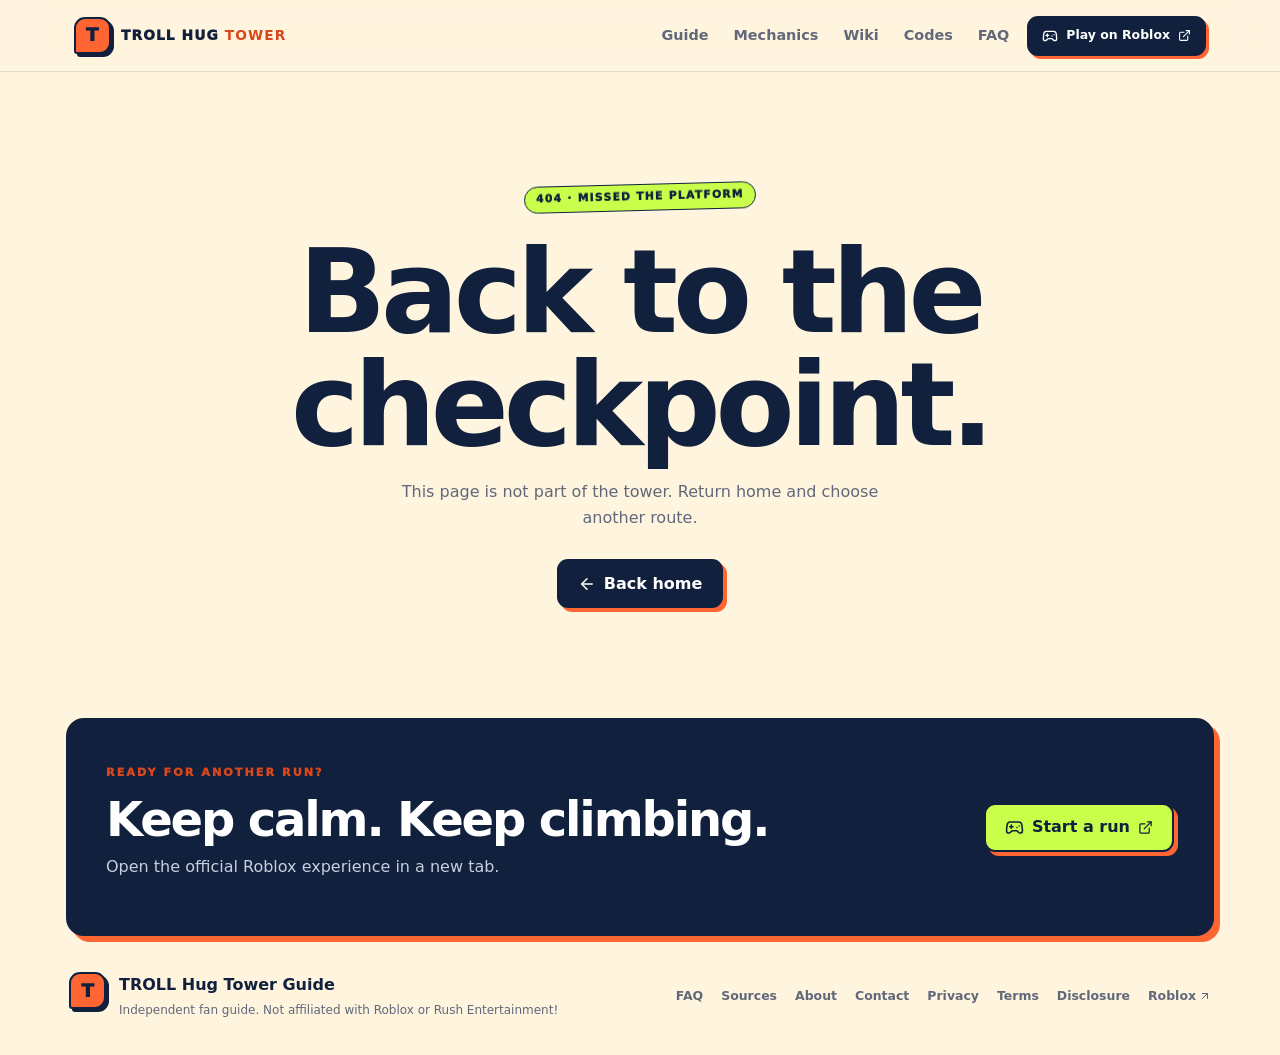
<file: 404/index.html>
<!DOCTYPE html><html lang="en"><head><meta charSet="utf-8"/><meta name="viewport" content="width=device-width, initial-scale=1"/><link rel="stylesheet" href="/_next/static/chunks/0kph47~e-.7jf.css" data-precedence="next"/><link rel="preload" as="script" fetchPriority="low" href="/_next/static/chunks/0tjosc5d5mc5-.js"/><script src="/_next/static/chunks/0037m9gpw..r6.js" async=""></script><script src="/_next/static/chunks/0lb28vs8w.3hs.js" async=""></script><script src="/_next/static/chunks/0f9v5zx4aqx9k.js" async=""></script><script src="/_next/static/chunks/turbopack-0t.p49p1cvdat.js" async=""></script><script src="/_next/static/chunks/05tnz4239b_il.js" async=""></script><script src="/_next/static/chunks/0p1ssqxck89fw.js" async=""></script><meta name="robots" content="noindex"/><meta name="theme-color" content="#fff5df"/><meta name="color-scheme" content="light"/><title>TROLL Hug Tower Guide &amp; Wiki</title><meta name="description" content="An independent, source-aware guide to TROLL Hug Tower on Roblox: beginner tips, confirmed mechanics, wiki notes, and code checks."/><meta name="application-name" content="TROLL Hug Tower Guide"/><link rel="manifest" href="/manifest.webmanifest"/><meta property="og:title" content="TROLL Hug Tower Guide &amp; Wiki"/><meta property="og:description" content="An independent, source-aware guide to TROLL Hug Tower on Roblox: beginner tips, confirmed mechanics, wiki notes, and code checks."/><meta property="og:site_name" content="TROLL Hug Tower Guide"/><meta property="og:image" content="https://trollhugtowerguide.wiki/og.png"/><meta property="og:image:width" content="1731"/><meta property="og:image:height" content="909"/><meta property="og:image:alt" content="TROLL Hug Tower Guide — climb smart, expect chaos"/><meta property="og:type" content="website"/><meta name="twitter:card" content="summary_large_image"/><meta name="twitter:title" content="TROLL Hug Tower Guide &amp; Wiki"/><meta name="twitter:description" content="An independent, source-aware guide to TROLL Hug Tower on Roblox: beginner tips, confirmed mechanics, wiki notes, and code checks."/><meta name="twitter:image" content="https://trollhugtowerguide.wiki/og.png"/><link rel="shortcut icon" href="/favicon.svg"/><link rel="icon" href="/favicon.svg"/><script src="/_next/static/chunks/03~yq9q893hmn.js" noModule=""></script></head><body><div hidden=""><!--$--><!--/$--></div><a class="skip-link" href="#main">Skip to content</a><header class="site-header"><div class="nav-wrap"><a class="brand" aria-label="TROLL Hug Tower Guide home" href="/"><span class="brand-mark">T</span><span>TROLL HUG <b>TOWER</b></span></a><nav class="nav-links " aria-label="Main navigation"><a class="" href="/how-to-play/">Guide</a><a class="" href="/mechanics/">Mechanics</a><a class="" href="/wiki/">Wiki</a><a class="" href="/codes/">Codes</a><a class="" href="/faq/">FAQ</a><span class="mobile-play"><a class="button " href="https://www.roblox.com/games/77420985071922/TROLL-Hug-Tower" target="_blank" rel="noopener noreferrer"><svg xmlns="http://www.w3.org/2000/svg" width="19" height="19" viewBox="0 0 24 24" fill="none" stroke="currentColor" stroke-width="2" stroke-linecap="round" stroke-linejoin="round" class="lucide lucide-gamepad2 lucide-gamepad-2" aria-hidden="true"><line x1="6" x2="10" y1="11" y2="11"></line><line x1="8" x2="8" y1="9" y2="13"></line><line x1="15" x2="15.01" y1="12" y2="12"></line><line x1="18" x2="18.01" y1="10" y2="10"></line><path d="M17.32 5H6.68a4 4 0 0 0-3.978 3.59c-.006.052-.01.101-.017.152C2.604 9.416 2 14.456 2 16a3 3 0 0 0 3 3c1 0 1.5-.5 2-1l1.414-1.414A2 2 0 0 1 9.828 16h4.344a2 2 0 0 1 1.414.586L17 18c.5.5 1 1 2 1a3 3 0 0 0 3-3c0-1.545-.604-6.584-.685-7.258-.007-.05-.011-.1-.017-.151A4 4 0 0 0 17.32 5z"></path></svg>Play on Roblox<svg xmlns="http://www.w3.org/2000/svg" width="15" height="15" viewBox="0 0 24 24" fill="none" stroke="currentColor" stroke-width="2" stroke-linecap="round" stroke-linejoin="round" class="lucide lucide-external-link" aria-hidden="true"><path d="M15 3h6v6"></path><path d="M10 14 21 3"></path><path d="M18 13v6a2 2 0 0 1-2 2H5a2 2 0 0 1-2-2V8a2 2 0 0 1 2-2h6"></path></svg></a></span></nav><span class="desktop-play"><a class="button button-small" href="https://www.roblox.com/games/77420985071922/TROLL-Hug-Tower" target="_blank" rel="noopener noreferrer"><svg xmlns="http://www.w3.org/2000/svg" width="16" height="16" viewBox="0 0 24 24" fill="none" stroke="currentColor" stroke-width="2" stroke-linecap="round" stroke-linejoin="round" class="lucide lucide-gamepad2 lucide-gamepad-2" aria-hidden="true"><line x1="6" x2="10" y1="11" y2="11"></line><line x1="8" x2="8" y1="9" y2="13"></line><line x1="15" x2="15.01" y1="12" y2="12"></line><line x1="18" x2="18.01" y1="10" y2="10"></line><path d="M17.32 5H6.68a4 4 0 0 0-3.978 3.59c-.006.052-.01.101-.017.152C2.604 9.416 2 14.456 2 16a3 3 0 0 0 3 3c1 0 1.5-.5 2-1l1.414-1.414A2 2 0 0 1 9.828 16h4.344a2 2 0 0 1 1.414.586L17 18c.5.5 1 1 2 1a3 3 0 0 0 3-3c0-1.545-.604-6.584-.685-7.258-.007-.05-.011-.1-.017-.151A4 4 0 0 0 17.32 5z"></path></svg>Play on Roblox<svg xmlns="http://www.w3.org/2000/svg" width="13" height="13" viewBox="0 0 24 24" fill="none" stroke="currentColor" stroke-width="2" stroke-linecap="round" stroke-linejoin="round" class="lucide lucide-external-link" aria-hidden="true"><path d="M15 3h6v6"></path><path d="M10 14 21 3"></path><path d="M18 13v6a2 2 0 0 1-2 2H5a2 2 0 0 1-2-2V8a2 2 0 0 1 2-2h6"></path></svg></a></span><button class="menu-button" type="button" aria-expanded="false" aria-label="Open navigation"><svg xmlns="http://www.w3.org/2000/svg" width="24" height="24" viewBox="0 0 24 24" fill="none" stroke="currentColor" stroke-width="2" stroke-linecap="round" stroke-linejoin="round" class="lucide lucide-menu" aria-hidden="true"><path d="M4 12h16"></path><path d="M4 18h16"></path><path d="M4 6h16"></path></svg></button></div></header><main id="main"><section class="empty-page"><span class="sticker">404 · MISSED THE PLATFORM</span><h1>Back to the checkpoint.</h1><p>This page is not part of the tower. Return home and choose another route.</p><a class="button" href="/"><svg xmlns="http://www.w3.org/2000/svg" width="18" height="18" viewBox="0 0 24 24" fill="none" stroke="currentColor" stroke-width="2" stroke-linecap="round" stroke-linejoin="round" class="lucide lucide-arrow-left" aria-hidden="true"><path d="m12 19-7-7 7-7"></path><path d="M19 12H5"></path></svg> Back home</a></section><!--$--><!--/$--></main><footer class="site-footer"><div class="footer-cta"><div><span class="eyebrow">READY FOR ANOTHER RUN?</span><h2>Keep calm. Keep climbing.</h2><p>Open the official Roblox experience in a new tab.</p></div><a class="button " href="https://www.roblox.com/games/77420985071922/TROLL-Hug-Tower" target="_blank" rel="noopener noreferrer"><svg xmlns="http://www.w3.org/2000/svg" width="19" height="19" viewBox="0 0 24 24" fill="none" stroke="currentColor" stroke-width="2" stroke-linecap="round" stroke-linejoin="round" class="lucide lucide-gamepad2 lucide-gamepad-2" aria-hidden="true"><line x1="6" x2="10" y1="11" y2="11"></line><line x1="8" x2="8" y1="9" y2="13"></line><line x1="15" x2="15.01" y1="12" y2="12"></line><line x1="18" x2="18.01" y1="10" y2="10"></line><path d="M17.32 5H6.68a4 4 0 0 0-3.978 3.59c-.006.052-.01.101-.017.152C2.604 9.416 2 14.456 2 16a3 3 0 0 0 3 3c1 0 1.5-.5 2-1l1.414-1.414A2 2 0 0 1 9.828 16h4.344a2 2 0 0 1 1.414.586L17 18c.5.5 1 1 2 1a3 3 0 0 0 3-3c0-1.545-.604-6.584-.685-7.258-.007-.05-.011-.1-.017-.151A4 4 0 0 0 17.32 5z"></path></svg>Start a run<svg xmlns="http://www.w3.org/2000/svg" width="15" height="15" viewBox="0 0 24 24" fill="none" stroke="currentColor" stroke-width="2" stroke-linecap="round" stroke-linejoin="round" class="lucide lucide-external-link" aria-hidden="true"><path d="M15 3h6v6"></path><path d="M10 14 21 3"></path><path d="M18 13v6a2 2 0 0 1-2 2H5a2 2 0 0 1-2-2V8a2 2 0 0 1 2-2h6"></path></svg></a></div><div class="footer-row"><div class="footer-brand"><span class="brand-mark">T</span><div><b>TROLL Hug Tower Guide</b><p>Independent fan guide. Not affiliated with Roblox or Rush Entertainment!</p></div></div><nav aria-label="Footer navigation"><a href="/faq/">FAQ</a><a href="/sources/">Sources</a><a href="/about/">About</a><a href="/contact/">Contact</a><a href="/privacy/">Privacy</a><a href="/terms/">Terms</a><a href="/disclosure/">Disclosure</a><a href="https://www.roblox.com" target="_blank" rel="noopener noreferrer">Roblox <svg xmlns="http://www.w3.org/2000/svg" width="12" height="12" viewBox="0 0 24 24" fill="none" stroke="currentColor" stroke-width="2" stroke-linecap="round" stroke-linejoin="round" class="lucide lucide-arrow-up-right" aria-hidden="true"><path d="M7 7h10v10"></path><path d="M7 17 17 7"></path></svg></a></nav></div></footer><script type="application/ld+json">{"@context":"https://schema.org","@graph":[{"@type":"WebSite","name":"TROLL Hug Tower Guide","url":"https://trollhugtowerguide.wiki","description":"Independent player guide and wiki for TROLL Hug Tower on Roblox.","inLanguage":"en","isAccessibleForFree":true},{"@type":"VideoGame","name":"TROLL Hug Tower 😁","url":"https://www.roblox.com/games/77420985071922/TROLL-Hug-Tower","gamePlatform":"Roblox","author":{"@type":"Organization","name":"Rush Entertainment!","url":"https://www.roblox.com/communities/35998478/Rush-Entertainment"}}]}</script><script src="/_next/static/chunks/0tjosc5d5mc5-.js" id="_R_" async=""></script><script>(self.__next_f=self.__next_f||[]).push([0])</script><script>self.__next_f.push([1,"1:\"$Sreact.fragment\"\n2:I[48563,[\"/_next/static/chunks/05tnz4239b_il.js\",\"/_next/static/chunks/0p1ssqxck89fw.js\"],\"SiteHeader\"]\n3:I[14975,[\"/_next/static/chunks/05tnz4239b_il.js\",\"/_next/static/chunks/0p1ssqxck89fw.js\"],\"default\"]\n4:I[77200,[\"/_next/static/chunks/05tnz4239b_il.js\",\"/_next/static/chunks/0p1ssqxck89fw.js\"],\"default\"]\n5:I[81004,[\"/_next/static/chunks/05tnz4239b_il.js\",\"/_next/static/chunks/0p1ssqxck89fw.js\"],\"\"]\nd:I[28674,[\"/_next/static/chunks/05tnz4239b_il.js\",\"/_next/static/chunks/0p1ssqxck89fw.js\"],\"default\",1]\n:HL[\"/_next/static/chunks/0kph47~e-.7jf.css\",\"style\"]\n"])</script><script>self.__next_f.push([1,"0:{\"P\":null,\"c\":[\"\",\"_not-found\",\"\"],\"q\":\"\",\"i\":false,\"f\":[[[\"\",{\"children\":[\"/_not-found\",{\"children\":[\"__PAGE__\",{}]}]},\"$undefined\",\"$undefined\",16],[[\"$\",\"$1\",\"c\",{\"children\":[[[\"$\",\"link\",\"0\",{\"rel\":\"stylesheet\",\"href\":\"/_next/static/chunks/0kph47~e-.7jf.css\",\"precedence\":\"next\",\"crossOrigin\":\"$undefined\",\"nonce\":\"$undefined\"}],[\"$\",\"script\",\"script-0\",{\"src\":\"/_next/static/chunks/05tnz4239b_il.js\",\"async\":true,\"nonce\":\"$undefined\"}],[\"$\",\"script\",\"script-1\",{\"src\":\"/_next/static/chunks/0p1ssqxck89fw.js\",\"async\":true,\"nonce\":\"$undefined\"}]],[\"$\",\"html\",null,{\"lang\":\"en\",\"children\":[\"$\",\"body\",null,{\"children\":[[\"$\",\"a\",null,{\"className\":\"skip-link\",\"href\":\"#main\",\"children\":\"Skip to content\"}],[\"$\",\"$L2\",null,{}],[\"$\",\"main\",null,{\"id\":\"main\",\"children\":[\"$\",\"$L3\",null,{\"parallelRouterKey\":\"children\",\"error\":\"$undefined\",\"errorStyles\":\"$undefined\",\"errorScripts\":\"$undefined\",\"template\":[\"$\",\"$L4\",null,{}],\"templateStyles\":\"$undefined\",\"templateScripts\":\"$undefined\",\"notFound\":[[\"$\",\"section\",null,{\"className\":\"empty-page\",\"children\":[[\"$\",\"span\",null,{\"className\":\"sticker\",\"children\":\"404 · MISSED THE PLATFORM\"}],[\"$\",\"h1\",null,{\"children\":\"Back to the checkpoint.\"}],[\"$\",\"p\",null,{\"children\":\"This page is not part of the tower. Return home and choose another route.\"}],[\"$\",\"$L5\",null,{\"className\":\"button\",\"href\":\"/\",\"children\":[[\"$\",\"svg\",null,{\"ref\":\"$undefined\",\"xmlns\":\"http://www.w3.org/2000/svg\",\"width\":18,\"height\":18,\"viewBox\":\"0 0 24 24\",\"fill\":\"none\",\"stroke\":\"currentColor\",\"strokeWidth\":2,\"strokeLinecap\":\"round\",\"strokeLinejoin\":\"round\",\"className\":\"lucide lucide-arrow-left\",\"aria-hidden\":\"true\",\"children\":[[\"$\",\"path\",\"1l729n\",{\"d\":\"m12 19-7-7 7-7\"}],[\"$\",\"path\",\"x3x0zl\",{\"d\":\"M19 12H5\"}],\"$undefined\"]}],\" Back home\"]}]]}],[]],\"forbidden\":\"$undefined\",\"unauthorized\":\"$undefined\"}]}],[\"$\",\"footer\",null,{\"className\":\"site-footer\",\"children\":[[\"$\",\"div\",null,{\"className\":\"footer-cta\",\"children\":[[\"$\",\"div\",null,{\"children\":[[\"$\",\"span\",null,{\"className\":\"eyebrow\",\"children\":\"READY FOR ANOTHER RUN?\"}],[\"$\",\"h2\",null,{\"children\":\"Keep calm. Keep climbing.\"}],[\"$\",\"p\",null,{\"children\":\"Open the official Roblox experience in a new tab.\"}]]}],[\"$\",\"a\",null,{\"className\":\"button \",\"href\":\"https://www.roblox.com/games/77420985071922/TROLL-Hug-Tower\",\"target\":\"_blank\",\"rel\":\"noopener noreferrer\",\"children\":[[\"$\",\"svg\",null,{\"ref\":\"$undefined\",\"xmlns\":\"http://www.w3.org/2000/svg\",\"width\":19,\"height\":19,\"viewBox\":\"0 0 24 24\",\"fill\":\"none\",\"stroke\":\"currentColor\",\"strokeWidth\":2,\"strokeLinecap\":\"round\",\"strokeLinejoin\":\"round\",\"className\":\"lucide lucide-gamepad2 lucide-gamepad-2\",\"aria-hidden\":\"true\",\"children\":[[\"$\",\"line\",\"1gktln\",{\"x1\":\"6\",\"x2\":\"10\",\"y1\":\"11\",\"y2\":\"11\"}],[\"$\",\"line\",\"qnk9ow\",{\"x1\":\"8\",\"x2\":\"8\",\"y1\":\"9\",\"y2\":\"13\"}],[\"$\",\"line\",\"krot7o\",{\"x1\":\"15\",\"x2\":\"15.01\",\"y1\":\"12\",\"y2\":\"12\"}],[\"$\",\"line\",\"1lcuu1\",{\"x1\":\"18\",\"x2\":\"18.01\",\"y1\":\"10\",\"y2\":\"10\"}],[\"$\",\"path\",\"mfqc10\",{\"d\":\"M17.32 5H6.68a4 4 0 0 0-3.978 3.59c-.006.052-.01.101-.017.152C2.604 9.416 2 14.456 2 16a3 3 0 0 0 3 3c1 0 1.5-.5 2-1l1.414-1.414A2 2 0 0 1 9.828 16h4.344a2 2 0 0 1 1.414.586L17 18c.5.5 1 1 2 1a3 3 0 0 0 3-3c0-1.545-.604-6.584-.685-7.258-.007-.05-.011-.1-.017-.151A4 4 0 0 0 17.32 5z\"}],\"$undefined\"]}],\"Start a run\",[\"$\",\"svg\",null,{\"ref\":\"$undefined\",\"xmlns\":\"http://www.w3.org/2000/svg\",\"width\":15,\"height\":15,\"viewBox\":\"0 0 24 24\",\"fill\":\"none\",\"stroke\":\"currentColor\",\"strokeWidth\":2,\"strokeLinecap\":\"round\",\"strokeLinejoin\":\"round\",\"className\":\"lucide lucide-external-link\",\"aria-hidden\":\"true\",\"children\":[[\"$\",\"path\",\"1q9fwt\",{\"d\":\"M15 3h6v6\"}],[\"$\",\"path\",\"gplh6r\",{\"d\":\"M10 14 21 3\"}],[\"$\",\"path\",\"a6xqqp\",{\"d\":\"M18 13v6a2 2 0 0 1-2 2H5a2 2 0 0 1-2-2V8a2 2 0 0 1 2-2h6\"}],\"$undefined\"]}]]}]]}],[\"$\",\"div\",null,{\"className\":\"footer-row\",\"children\":[[\"$\",\"div\",null,{\"className\":\"footer-brand\",\"children\":[[\"$\",\"span\",null,{\"className\":\"brand-mark\",\"children\":\"T\"}],[\"$\",\"div\",null,{\"children\":[[\"$\",\"b\",null,{\"children\":\"TROLL Hug Tower Guide\"}],[\"$\",\"p\",null,{\"children\":\"Independent fan guide. Not affiliated with Roblox or Rush Entertainment!\"}]]}]]}],[\"$\",\"nav\",null,{\"aria-label\":\"Footer navigation\",\"children\":[[[\"$\",\"$L5\",\"/faq\",{\"href\":\"/faq\",\"children\":\"FAQ\"}],[\"$\",\"$L5\",\"/sources\",{\"href\":\"/sources\",\"children\":\"Sources\"}],[\"$\",\"$L5\",\"/about\",{\"href\":\"/about\",\"children\":\"About\"}],[\"$\",\"$L5\",\"/contact\",{\"href\":\"/contact\",\"children\":\"Contact\"}],[\"$\",\"$L5\",\"/privacy\",{\"href\":\"/privacy\",\"children\":\"Privacy\"}],[\"$\",\"$L5\",\"/terms\",{\"href\":\"/terms\",\"children\":\"Terms\"}],[\"$\",\"$L5\",\"/disclosure\",{\"href\":\"/disclosure\",\"children\":\"Disclosure\"}]],[\"$\",\"a\",null,{\"href\":\"https://www.roblox.com\",\"target\":\"_blank\",\"rel\":\"noopener noreferrer\",\"children\":[\"Roblox \",[\"$\",\"svg\",null,{\"ref\":\"$undefined\",\"xmlns\":\"http://www.w3.org/2000/svg\",\"width\":12,\"height\":12,\"viewBox\":\"0 0 24 24\",\"fill\":\"none\",\"stroke\":\"currentColor\",\"strokeWidth\":2,\"strokeLinecap\":\"round\",\"strokeLinejoin\":\"round\",\"className\":\"lucide lucide-arrow-up-right\",\"aria-hidden\":\"true\",\"children\":[\"$L6\",\"$L7\",\"$undefined\"]}]]}]]}]]}]]}],\"$L8\"]}]}]]}],{\"children\":[\"$L9\",{\"children\":[\"$La\",{},null,false,null]},null,false,\"$@b\"]},null,false,null],\"$Lc\",false]],\"m\":\"$undefined\",\"G\":[\"$d\",[\"$Le\"]],\"S\":true,\"h\":null,\"s\":\"$undefined\",\"l\":\"$undefined\",\"p\":\"$undefined\",\"d\":\"$undefined\",\"b\":\"alORFlDnJy-calxNZ7yRD\"}\n"])</script><script>self.__next_f.push([1,"f:I[92446,[\"/_next/static/chunks/05tnz4239b_il.js\",\"/_next/static/chunks/0p1ssqxck89fw.js\"],\"OutletBoundary\"]\n10:\"$Sreact.suspense\"\n13:I[92446,[\"/_next/static/chunks/05tnz4239b_il.js\",\"/_next/static/chunks/0p1ssqxck89fw.js\"],\"ViewportBoundary\"]\n15:I[92446,[\"/_next/static/chunks/05tnz4239b_il.js\",\"/_next/static/chunks/0p1ssqxck89fw.js\"],\"MetadataBoundary\"]\n6:[\"$\",\"path\",\"1tivn9\",{\"d\":\"M7 7h10v10\"}]\n7:[\"$\",\"path\",\"1vkiza\",{\"d\":\"M7 17 17 7\"}]\n8:[\"$\",\"script\",null,{\"type\":\"application/ld+json\",\"dangerouslySetInnerHTML\":{\"__html\":\"{\\\"@context\\\":\\\"https://schema.org\\\",\\\"@graph\\\":[{\\\"@type\\\":\\\"WebSite\\\",\\\"name\\\":\\\"TROLL Hug Tower Guide\\\",\\\"url\\\":\\\"https://trollhugtowerguide.wiki\\\",\\\"description\\\":\\\"Independent player guide and wiki for TROLL Hug Tower on Roblox.\\\",\\\"inLanguage\\\":\\\"en\\\",\\\"isAccessibleForFree\\\":true},{\\\"@type\\\":\\\"VideoGame\\\",\\\"name\\\":\\\"TROLL Hug Tower 😁\\\",\\\"url\\\":\\\"https://www.roblox.com/games/77420985071922/TROLL-Hug-Tower\\\",\\\"gamePlatform\\\":\\\"Roblox\\\",\\\"author\\\":{\\\"@type\\\":\\\"Organization\\\",\\\"name\\\":\\\"Rush Entertainment!\\\",\\\"url\\\":\\\"https://www.roblox.com/communities/35998478/Rush-Entertainment\\\"}}]}\"}}]\n9:[\"$\",\"$1\",\"c\",{\"children\":[null,[\"$\",\"$L3\",null,{\"parallelRouterKey\":\"children\",\"error\":\"$undefined\",\"errorStyles\":\"$undefined\",\"errorScripts\":\"$undefined\",\"template\":[\"$\",\"$L4\",null,{}],\"templateStyles\":\"$undefined\",\"templateScripts\":\"$undefined\",\"notFound\":\"$undefined\",\"forbidden\":\"$undefined\",\"unauthorized\":\"$undefined\"}]]}]\na:[\"$\",\"$1\",\"c\",{\"children\":[[\"$\",\"section\",null,{\"className\":\"empty-page\",\"children\":[[\"$\",\"span\",null,{\"className\":\"sticker\",\"children\":\"404 · MISSED THE PLATFORM\"}],[\"$\",\"h1\",null,{\"children\":\"Back to the checkpoint.\"}],[\"$\",\"p\",null,{\"children\":\"This page is not part of the tower. Return home and choose another route.\"}],[\"$\",\"$L5\",null,{\"className\":\"button\",\"href\":\"/\",\"children\":[[\"$\",\"svg\",null,{\"ref\":\"$undefined\",\"xmlns\":\"http://www.w3.org/2000/svg\",\"width\":18,\"height\":18,\"viewBox\":\"0 0 24 24\",\"fill\":\"none\",\"stroke\":\"currentColor\",\"strokeWidth\":2,\"strokeLinecap\":\"round\",\"strokeLinejoin\":\"round\",\"className\":\"lucide lucide-arrow-left\",\"aria-hidden\":\"true\",\"children\":[[\"$\",\"path\",\"1l729n\",{\"d\":\"m12 19-7-7 7-7\"}],[\"$\",\"path\",\"x3x0zl\",{\"d\":\"M19 12H5\"}],\"$undefined\"]}],\" Back home\"]}]]}],null,[\"$\",\"$Lf\",null,{\"children\":[\"$\",\"$10\",null,{\"name\":\"Next.MetadataOutlet\",\"children\":\"$@11\"}]}]]}]\n12:[]\nb:\"$W12\"\nc:[\"$\",\"$1\",\"h\",{\"children\":[[\"$\",\"meta\",null,{\"name\":\"robots\",\"content\":\"noindex\"}],[\"$\",\"$L13\",null,{\"children\":\"$L14\"}],[\"$\",\"div\",null,{\"hidden\":true,\"children\":[\"$\",\"$L15\",null,{\"children\":[\"$\",\"$10\",null,{\"name\":\"Next.Metadata\",\"children\":\"$L16\"}]}]}],null]}]\ne:[\"$\",\"link\",\"0\",{\"rel\":\"stylesheet\",\"href\":\"/_next/static/chunks/0kph47~e-.7jf.css\",\"precedence\":\"next\",\"crossOrigin\":\"$undefined\",\"nonce\":\"$undefined\"}]\n"])</script><script>self.__next_f.push([1,"14:[[\"$\",\"meta\",\"0\",{\"charSet\":\"utf-8\"}],[\"$\",\"meta\",\"1\",{\"name\":\"viewport\",\"content\":\"width=device-width, initial-scale=1\"}],[\"$\",\"meta\",\"2\",{\"name\":\"theme-color\",\"content\":\"#fff5df\"}],[\"$\",\"meta\",\"3\",{\"name\":\"color-scheme\",\"content\":\"light\"}]]\n"])</script><script>self.__next_f.push([1,"17:I[79450,[\"/_next/static/chunks/05tnz4239b_il.js\",\"/_next/static/chunks/0p1ssqxck89fw.js\"],\"IconMark\"]\n11:null\n"])</script><script>self.__next_f.push([1,"16:[[\"$\",\"title\",\"0\",{\"children\":\"TROLL Hug Tower Guide \u0026 Wiki\"}],[\"$\",\"meta\",\"1\",{\"name\":\"description\",\"content\":\"An independent, source-aware guide to TROLL Hug Tower on Roblox: beginner tips, confirmed mechanics, wiki notes, and code checks.\"}],[\"$\",\"meta\",\"2\",{\"name\":\"application-name\",\"content\":\"TROLL Hug Tower Guide\"}],[\"$\",\"link\",\"3\",{\"rel\":\"manifest\",\"href\":\"/manifest.webmanifest\",\"crossOrigin\":\"$undefined\"}],[\"$\",\"meta\",\"4\",{\"property\":\"og:title\",\"content\":\"TROLL Hug Tower Guide \u0026 Wiki\"}],[\"$\",\"meta\",\"5\",{\"property\":\"og:description\",\"content\":\"An independent, source-aware guide to TROLL Hug Tower on Roblox: beginner tips, confirmed mechanics, wiki notes, and code checks.\"}],[\"$\",\"meta\",\"6\",{\"property\":\"og:site_name\",\"content\":\"TROLL Hug Tower Guide\"}],[\"$\",\"meta\",\"7\",{\"property\":\"og:image\",\"content\":\"https://trollhugtowerguide.wiki/og.png\"}],[\"$\",\"meta\",\"8\",{\"property\":\"og:image:width\",\"content\":\"1731\"}],[\"$\",\"meta\",\"9\",{\"property\":\"og:image:height\",\"content\":\"909\"}],[\"$\",\"meta\",\"10\",{\"property\":\"og:image:alt\",\"content\":\"TROLL Hug Tower Guide — climb smart, expect chaos\"}],[\"$\",\"meta\",\"11\",{\"property\":\"og:type\",\"content\":\"website\"}],[\"$\",\"meta\",\"12\",{\"name\":\"twitter:card\",\"content\":\"summary_large_image\"}],[\"$\",\"meta\",\"13\",{\"name\":\"twitter:title\",\"content\":\"TROLL Hug Tower Guide \u0026 Wiki\"}],[\"$\",\"meta\",\"14\",{\"name\":\"twitter:description\",\"content\":\"An independent, source-aware guide to TROLL Hug Tower on Roblox: beginner tips, confirmed mechanics, wiki notes, and code checks.\"}],[\"$\",\"meta\",\"15\",{\"name\":\"twitter:image\",\"content\":\"https://trollhugtowerguide.wiki/og.png\"}],[\"$\",\"link\",\"16\",{\"rel\":\"shortcut icon\",\"href\":\"/favicon.svg\"}],[\"$\",\"link\",\"17\",{\"rel\":\"icon\",\"href\":\"/favicon.svg\"}],[\"$\",\"$L17\",\"18\",{}]]\n"])</script></body></html>
</file>
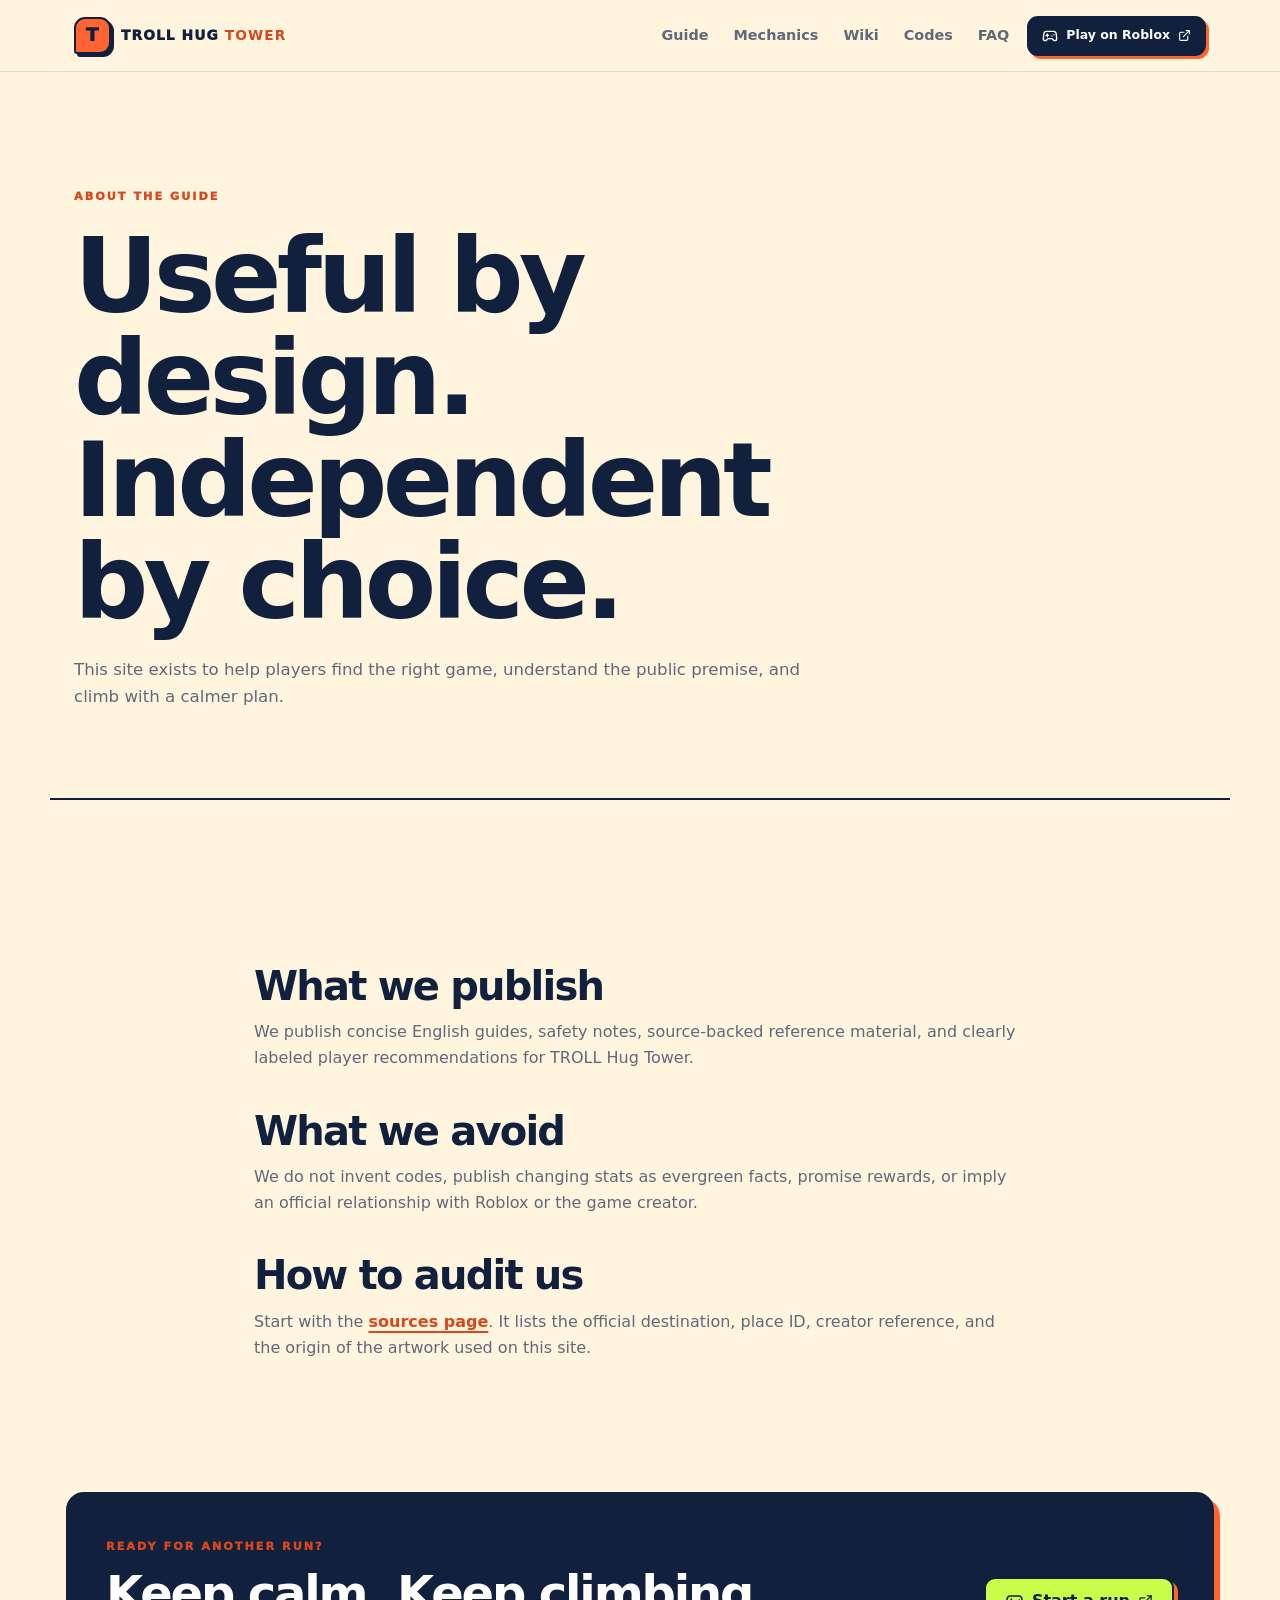
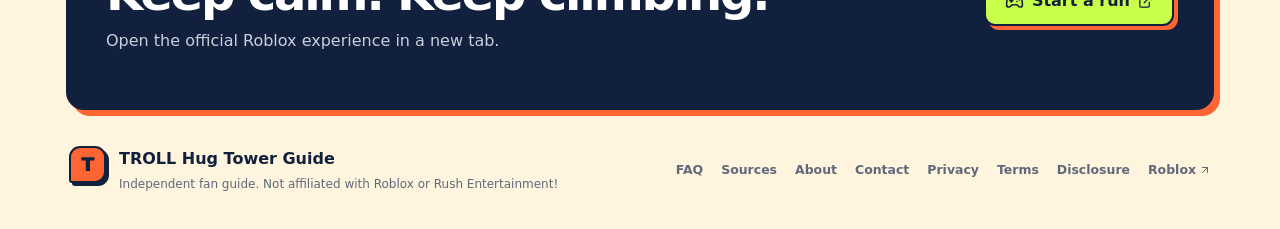
<file: about/index.html>
<!DOCTYPE html><html lang="en"><head><meta charSet="utf-8"/><meta name="viewport" content="width=device-width, initial-scale=1"/><link rel="stylesheet" href="/_next/static/chunks/0kph47~e-.7jf.css" data-precedence="next"/><link rel="preload" as="script" fetchPriority="low" href="/_next/static/chunks/0tjosc5d5mc5-.js"/><script src="/_next/static/chunks/0037m9gpw..r6.js" async=""></script><script src="/_next/static/chunks/0lb28vs8w.3hs.js" async=""></script><script src="/_next/static/chunks/0f9v5zx4aqx9k.js" async=""></script><script src="/_next/static/chunks/turbopack-0t.p49p1cvdat.js" async=""></script><script src="/_next/static/chunks/05tnz4239b_il.js" async=""></script><script src="/_next/static/chunks/0p1ssqxck89fw.js" async=""></script><meta name="theme-color" content="#fff5df"/><meta name="color-scheme" content="light"/><title>About This Guide | THT Guide</title><meta name="description" content="Learn how the independent TROLL Hug Tower Guide separates official facts, player advice, and unknown details."/><meta name="application-name" content="TROLL Hug Tower Guide"/><link rel="manifest" href="/manifest.webmanifest"/><meta name="robots" content="index, follow"/><link rel="canonical" href="https://trollhugtowerguide.wiki/about/"/><meta property="og:title" content="About This Guide"/><meta property="og:description" content="Learn how the independent TROLL Hug Tower Guide separates official facts, player advice, and unknown details."/><meta property="og:url" content="https://trollhugtowerguide.wiki/about/"/><meta property="og:site_name" content="TROLL Hug Tower Guide"/><meta property="og:image" content="https://trollhugtowerguide.wiki/og.png"/><meta property="og:image:width" content="1731"/><meta property="og:image:height" content="909"/><meta property="og:image:alt" content="TROLL Hug Tower Guide — climb smart, expect chaos"/><meta property="og:type" content="website"/><meta name="twitter:card" content="summary_large_image"/><meta name="twitter:title" content="About This Guide"/><meta name="twitter:description" content="Learn how the independent TROLL Hug Tower Guide separates official facts, player advice, and unknown details."/><meta name="twitter:image" content="https://trollhugtowerguide.wiki/og.png"/><link rel="shortcut icon" href="/favicon.svg"/><link rel="icon" href="/favicon.svg"/><script src="/_next/static/chunks/03~yq9q893hmn.js" noModule=""></script></head><body><div hidden=""><!--$--><!--/$--></div><a class="skip-link" href="#main">Skip to content</a><header class="site-header"><div class="nav-wrap"><a class="brand" aria-label="TROLL Hug Tower Guide home" href="/"><span class="brand-mark">T</span><span>TROLL HUG <b>TOWER</b></span></a><nav class="nav-links " aria-label="Main navigation"><a class="" href="/how-to-play/">Guide</a><a class="" href="/mechanics/">Mechanics</a><a class="" href="/wiki/">Wiki</a><a class="" href="/codes/">Codes</a><a class="" href="/faq/">FAQ</a><span class="mobile-play"><a class="button " href="https://www.roblox.com/games/77420985071922/TROLL-Hug-Tower" target="_blank" rel="noopener noreferrer"><svg xmlns="http://www.w3.org/2000/svg" width="19" height="19" viewBox="0 0 24 24" fill="none" stroke="currentColor" stroke-width="2" stroke-linecap="round" stroke-linejoin="round" class="lucide lucide-gamepad2 lucide-gamepad-2" aria-hidden="true"><line x1="6" x2="10" y1="11" y2="11"></line><line x1="8" x2="8" y1="9" y2="13"></line><line x1="15" x2="15.01" y1="12" y2="12"></line><line x1="18" x2="18.01" y1="10" y2="10"></line><path d="M17.32 5H6.68a4 4 0 0 0-3.978 3.59c-.006.052-.01.101-.017.152C2.604 9.416 2 14.456 2 16a3 3 0 0 0 3 3c1 0 1.5-.5 2-1l1.414-1.414A2 2 0 0 1 9.828 16h4.344a2 2 0 0 1 1.414.586L17 18c.5.5 1 1 2 1a3 3 0 0 0 3-3c0-1.545-.604-6.584-.685-7.258-.007-.05-.011-.1-.017-.151A4 4 0 0 0 17.32 5z"></path></svg>Play on Roblox<svg xmlns="http://www.w3.org/2000/svg" width="15" height="15" viewBox="0 0 24 24" fill="none" stroke="currentColor" stroke-width="2" stroke-linecap="round" stroke-linejoin="round" class="lucide lucide-external-link" aria-hidden="true"><path d="M15 3h6v6"></path><path d="M10 14 21 3"></path><path d="M18 13v6a2 2 0 0 1-2 2H5a2 2 0 0 1-2-2V8a2 2 0 0 1 2-2h6"></path></svg></a></span></nav><span class="desktop-play"><a class="button button-small" href="https://www.roblox.com/games/77420985071922/TROLL-Hug-Tower" target="_blank" rel="noopener noreferrer"><svg xmlns="http://www.w3.org/2000/svg" width="16" height="16" viewBox="0 0 24 24" fill="none" stroke="currentColor" stroke-width="2" stroke-linecap="round" stroke-linejoin="round" class="lucide lucide-gamepad2 lucide-gamepad-2" aria-hidden="true"><line x1="6" x2="10" y1="11" y2="11"></line><line x1="8" x2="8" y1="9" y2="13"></line><line x1="15" x2="15.01" y1="12" y2="12"></line><line x1="18" x2="18.01" y1="10" y2="10"></line><path d="M17.32 5H6.68a4 4 0 0 0-3.978 3.59c-.006.052-.01.101-.017.152C2.604 9.416 2 14.456 2 16a3 3 0 0 0 3 3c1 0 1.5-.5 2-1l1.414-1.414A2 2 0 0 1 9.828 16h4.344a2 2 0 0 1 1.414.586L17 18c.5.5 1 1 2 1a3 3 0 0 0 3-3c0-1.545-.604-6.584-.685-7.258-.007-.05-.011-.1-.017-.151A4 4 0 0 0 17.32 5z"></path></svg>Play on Roblox<svg xmlns="http://www.w3.org/2000/svg" width="13" height="13" viewBox="0 0 24 24" fill="none" stroke="currentColor" stroke-width="2" stroke-linecap="round" stroke-linejoin="round" class="lucide lucide-external-link" aria-hidden="true"><path d="M15 3h6v6"></path><path d="M10 14 21 3"></path><path d="M18 13v6a2 2 0 0 1-2 2H5a2 2 0 0 1-2-2V8a2 2 0 0 1 2-2h6"></path></svg></a></span><button class="menu-button" type="button" aria-expanded="false" aria-label="Open navigation"><svg xmlns="http://www.w3.org/2000/svg" width="24" height="24" viewBox="0 0 24 24" fill="none" stroke="currentColor" stroke-width="2" stroke-linecap="round" stroke-linejoin="round" class="lucide lucide-menu" aria-hidden="true"><path d="M4 12h16"></path><path d="M4 18h16"></path><path d="M4 6h16"></path></svg></button></div></header><main id="main"><section class="page-hero"><div><span class="eyebrow">ABOUT THE GUIDE</span><h1>Useful by design. Independent by choice.</h1><p>This site exists to help players find the right game, understand the public premise, and climb with a calmer plan.</p></div></section><section class="content prose narrow-content"><h2>What we publish</h2><p>We publish concise English guides, safety notes, source-backed reference material, and clearly labeled player recommendations for TROLL Hug Tower.</p><h2>What we avoid</h2><p>We do not invent codes, publish changing stats as evergreen facts, promise rewards, or imply an official relationship with Roblox or the game creator.</p><h2>How to audit us</h2><p>Start with the <a class="text-link" href="/sources/">sources page</a>. It lists the official destination, place ID, creator reference, and the origin of the artwork used on this site.</p></section><!--$--><!--/$--></main><footer class="site-footer"><div class="footer-cta"><div><span class="eyebrow">READY FOR ANOTHER RUN?</span><h2>Keep calm. Keep climbing.</h2><p>Open the official Roblox experience in a new tab.</p></div><a class="button " href="https://www.roblox.com/games/77420985071922/TROLL-Hug-Tower" target="_blank" rel="noopener noreferrer"><svg xmlns="http://www.w3.org/2000/svg" width="19" height="19" viewBox="0 0 24 24" fill="none" stroke="currentColor" stroke-width="2" stroke-linecap="round" stroke-linejoin="round" class="lucide lucide-gamepad2 lucide-gamepad-2" aria-hidden="true"><line x1="6" x2="10" y1="11" y2="11"></line><line x1="8" x2="8" y1="9" y2="13"></line><line x1="15" x2="15.01" y1="12" y2="12"></line><line x1="18" x2="18.01" y1="10" y2="10"></line><path d="M17.32 5H6.68a4 4 0 0 0-3.978 3.59c-.006.052-.01.101-.017.152C2.604 9.416 2 14.456 2 16a3 3 0 0 0 3 3c1 0 1.5-.5 2-1l1.414-1.414A2 2 0 0 1 9.828 16h4.344a2 2 0 0 1 1.414.586L17 18c.5.5 1 1 2 1a3 3 0 0 0 3-3c0-1.545-.604-6.584-.685-7.258-.007-.05-.011-.1-.017-.151A4 4 0 0 0 17.32 5z"></path></svg>Start a run<svg xmlns="http://www.w3.org/2000/svg" width="15" height="15" viewBox="0 0 24 24" fill="none" stroke="currentColor" stroke-width="2" stroke-linecap="round" stroke-linejoin="round" class="lucide lucide-external-link" aria-hidden="true"><path d="M15 3h6v6"></path><path d="M10 14 21 3"></path><path d="M18 13v6a2 2 0 0 1-2 2H5a2 2 0 0 1-2-2V8a2 2 0 0 1 2-2h6"></path></svg></a></div><div class="footer-row"><div class="footer-brand"><span class="brand-mark">T</span><div><b>TROLL Hug Tower Guide</b><p>Independent fan guide. Not affiliated with Roblox or Rush Entertainment!</p></div></div><nav aria-label="Footer navigation"><a href="/faq/">FAQ</a><a href="/sources/">Sources</a><a href="/about/">About</a><a href="/contact/">Contact</a><a href="/privacy/">Privacy</a><a href="/terms/">Terms</a><a href="/disclosure/">Disclosure</a><a href="https://www.roblox.com" target="_blank" rel="noopener noreferrer">Roblox <svg xmlns="http://www.w3.org/2000/svg" width="12" height="12" viewBox="0 0 24 24" fill="none" stroke="currentColor" stroke-width="2" stroke-linecap="round" stroke-linejoin="round" class="lucide lucide-arrow-up-right" aria-hidden="true"><path d="M7 7h10v10"></path><path d="M7 17 17 7"></path></svg></a></nav></div></footer><script type="application/ld+json">{"@context":"https://schema.org","@graph":[{"@type":"WebSite","name":"TROLL Hug Tower Guide","url":"https://trollhugtowerguide.wiki","description":"Independent player guide and wiki for TROLL Hug Tower on Roblox.","inLanguage":"en","isAccessibleForFree":true},{"@type":"VideoGame","name":"TROLL Hug Tower 😁","url":"https://www.roblox.com/games/77420985071922/TROLL-Hug-Tower","gamePlatform":"Roblox","author":{"@type":"Organization","name":"Rush Entertainment!","url":"https://www.roblox.com/communities/35998478/Rush-Entertainment"}}]}</script><script src="/_next/static/chunks/0tjosc5d5mc5-.js" id="_R_" async=""></script><script>(self.__next_f=self.__next_f||[]).push([0])</script><script>self.__next_f.push([1,"1:\"$Sreact.fragment\"\n2:I[48563,[\"/_next/static/chunks/05tnz4239b_il.js\",\"/_next/static/chunks/0p1ssqxck89fw.js\"],\"SiteHeader\"]\n3:I[14975,[\"/_next/static/chunks/05tnz4239b_il.js\",\"/_next/static/chunks/0p1ssqxck89fw.js\"],\"default\"]\n4:I[77200,[\"/_next/static/chunks/05tnz4239b_il.js\",\"/_next/static/chunks/0p1ssqxck89fw.js\"],\"default\"]\n5:I[81004,[\"/_next/static/chunks/05tnz4239b_il.js\",\"/_next/static/chunks/0p1ssqxck89fw.js\"],\"\"]\nd:I[28674,[\"/_next/static/chunks/05tnz4239b_il.js\",\"/_next/static/chunks/0p1ssqxck89fw.js\"],\"default\",1]\n:HL[\"/_next/static/chunks/0kph47~e-.7jf.css\",\"style\"]\n"])</script><script>self.__next_f.push([1,"0:{\"P\":null,\"c\":[\"\",\"about\",\"\"],\"q\":\"\",\"i\":false,\"f\":[[[\"\",{\"children\":[\"about\",{\"children\":[\"__PAGE__\",{}]}]},\"$undefined\",\"$undefined\",16],[[\"$\",\"$1\",\"c\",{\"children\":[[[\"$\",\"link\",\"0\",{\"rel\":\"stylesheet\",\"href\":\"/_next/static/chunks/0kph47~e-.7jf.css\",\"precedence\":\"next\",\"crossOrigin\":\"$undefined\",\"nonce\":\"$undefined\"}],[\"$\",\"script\",\"script-0\",{\"src\":\"/_next/static/chunks/05tnz4239b_il.js\",\"async\":true,\"nonce\":\"$undefined\"}],[\"$\",\"script\",\"script-1\",{\"src\":\"/_next/static/chunks/0p1ssqxck89fw.js\",\"async\":true,\"nonce\":\"$undefined\"}]],[\"$\",\"html\",null,{\"lang\":\"en\",\"children\":[\"$\",\"body\",null,{\"children\":[[\"$\",\"a\",null,{\"className\":\"skip-link\",\"href\":\"#main\",\"children\":\"Skip to content\"}],[\"$\",\"$L2\",null,{}],[\"$\",\"main\",null,{\"id\":\"main\",\"children\":[\"$\",\"$L3\",null,{\"parallelRouterKey\":\"children\",\"error\":\"$undefined\",\"errorStyles\":\"$undefined\",\"errorScripts\":\"$undefined\",\"template\":[\"$\",\"$L4\",null,{}],\"templateStyles\":\"$undefined\",\"templateScripts\":\"$undefined\",\"notFound\":[[\"$\",\"section\",null,{\"className\":\"empty-page\",\"children\":[[\"$\",\"span\",null,{\"className\":\"sticker\",\"children\":\"404 · MISSED THE PLATFORM\"}],[\"$\",\"h1\",null,{\"children\":\"Back to the checkpoint.\"}],[\"$\",\"p\",null,{\"children\":\"This page is not part of the tower. Return home and choose another route.\"}],[\"$\",\"$L5\",null,{\"className\":\"button\",\"href\":\"/\",\"children\":[[\"$\",\"svg\",null,{\"ref\":\"$undefined\",\"xmlns\":\"http://www.w3.org/2000/svg\",\"width\":18,\"height\":18,\"viewBox\":\"0 0 24 24\",\"fill\":\"none\",\"stroke\":\"currentColor\",\"strokeWidth\":2,\"strokeLinecap\":\"round\",\"strokeLinejoin\":\"round\",\"className\":\"lucide lucide-arrow-left\",\"aria-hidden\":\"true\",\"children\":[[\"$\",\"path\",\"1l729n\",{\"d\":\"m12 19-7-7 7-7\"}],[\"$\",\"path\",\"x3x0zl\",{\"d\":\"M19 12H5\"}],\"$undefined\"]}],\" Back home\"]}]]}],[]],\"forbidden\":\"$undefined\",\"unauthorized\":\"$undefined\"}]}],[\"$\",\"footer\",null,{\"className\":\"site-footer\",\"children\":[[\"$\",\"div\",null,{\"className\":\"footer-cta\",\"children\":[[\"$\",\"div\",null,{\"children\":[[\"$\",\"span\",null,{\"className\":\"eyebrow\",\"children\":\"READY FOR ANOTHER RUN?\"}],[\"$\",\"h2\",null,{\"children\":\"Keep calm. Keep climbing.\"}],[\"$\",\"p\",null,{\"children\":\"Open the official Roblox experience in a new tab.\"}]]}],[\"$\",\"a\",null,{\"className\":\"button \",\"href\":\"https://www.roblox.com/games/77420985071922/TROLL-Hug-Tower\",\"target\":\"_blank\",\"rel\":\"noopener noreferrer\",\"children\":[[\"$\",\"svg\",null,{\"ref\":\"$undefined\",\"xmlns\":\"http://www.w3.org/2000/svg\",\"width\":19,\"height\":19,\"viewBox\":\"0 0 24 24\",\"fill\":\"none\",\"stroke\":\"currentColor\",\"strokeWidth\":2,\"strokeLinecap\":\"round\",\"strokeLinejoin\":\"round\",\"className\":\"lucide lucide-gamepad2 lucide-gamepad-2\",\"aria-hidden\":\"true\",\"children\":[[\"$\",\"line\",\"1gktln\",{\"x1\":\"6\",\"x2\":\"10\",\"y1\":\"11\",\"y2\":\"11\"}],[\"$\",\"line\",\"qnk9ow\",{\"x1\":\"8\",\"x2\":\"8\",\"y1\":\"9\",\"y2\":\"13\"}],[\"$\",\"line\",\"krot7o\",{\"x1\":\"15\",\"x2\":\"15.01\",\"y1\":\"12\",\"y2\":\"12\"}],[\"$\",\"line\",\"1lcuu1\",{\"x1\":\"18\",\"x2\":\"18.01\",\"y1\":\"10\",\"y2\":\"10\"}],[\"$\",\"path\",\"mfqc10\",{\"d\":\"M17.32 5H6.68a4 4 0 0 0-3.978 3.59c-.006.052-.01.101-.017.152C2.604 9.416 2 14.456 2 16a3 3 0 0 0 3 3c1 0 1.5-.5 2-1l1.414-1.414A2 2 0 0 1 9.828 16h4.344a2 2 0 0 1 1.414.586L17 18c.5.5 1 1 2 1a3 3 0 0 0 3-3c0-1.545-.604-6.584-.685-7.258-.007-.05-.011-.1-.017-.151A4 4 0 0 0 17.32 5z\"}],\"$undefined\"]}],\"Start a run\",[\"$\",\"svg\",null,{\"ref\":\"$undefined\",\"xmlns\":\"http://www.w3.org/2000/svg\",\"width\":15,\"height\":15,\"viewBox\":\"0 0 24 24\",\"fill\":\"none\",\"stroke\":\"currentColor\",\"strokeWidth\":2,\"strokeLinecap\":\"round\",\"strokeLinejoin\":\"round\",\"className\":\"lucide lucide-external-link\",\"aria-hidden\":\"true\",\"children\":[[\"$\",\"path\",\"1q9fwt\",{\"d\":\"M15 3h6v6\"}],[\"$\",\"path\",\"gplh6r\",{\"d\":\"M10 14 21 3\"}],[\"$\",\"path\",\"a6xqqp\",{\"d\":\"M18 13v6a2 2 0 0 1-2 2H5a2 2 0 0 1-2-2V8a2 2 0 0 1 2-2h6\"}],\"$undefined\"]}]]}]]}],[\"$\",\"div\",null,{\"className\":\"footer-row\",\"children\":[[\"$\",\"div\",null,{\"className\":\"footer-brand\",\"children\":[[\"$\",\"span\",null,{\"className\":\"brand-mark\",\"children\":\"T\"}],[\"$\",\"div\",null,{\"children\":[[\"$\",\"b\",null,{\"children\":\"TROLL Hug Tower Guide\"}],[\"$\",\"p\",null,{\"children\":\"Independent fan guide. Not affiliated with Roblox or Rush Entertainment!\"}]]}]]}],[\"$\",\"nav\",null,{\"aria-label\":\"Footer navigation\",\"children\":[[[\"$\",\"$L5\",\"/faq\",{\"href\":\"/faq\",\"children\":\"FAQ\"}],[\"$\",\"$L5\",\"/sources\",{\"href\":\"/sources\",\"children\":\"Sources\"}],[\"$\",\"$L5\",\"/about\",{\"href\":\"/about\",\"children\":\"About\"}],[\"$\",\"$L5\",\"/contact\",{\"href\":\"/contact\",\"children\":\"Contact\"}],[\"$\",\"$L5\",\"/privacy\",{\"href\":\"/privacy\",\"children\":\"Privacy\"}],[\"$\",\"$L5\",\"/terms\",{\"href\":\"/terms\",\"children\":\"Terms\"}],[\"$\",\"$L5\",\"/disclosure\",{\"href\":\"/disclosure\",\"children\":\"Disclosure\"}]],[\"$\",\"a\",null,{\"href\":\"https://www.roblox.com\",\"target\":\"_blank\",\"rel\":\"noopener noreferrer\",\"children\":[\"Roblox \",[\"$\",\"svg\",null,{\"ref\":\"$undefined\",\"xmlns\":\"http://www.w3.org/2000/svg\",\"width\":12,\"height\":12,\"viewBox\":\"0 0 24 24\",\"fill\":\"none\",\"stroke\":\"currentColor\",\"strokeWidth\":2,\"strokeLinecap\":\"round\",\"strokeLinejoin\":\"round\",\"className\":\"lucide lucide-arrow-up-right\",\"aria-hidden\":\"true\",\"children\":[\"$L6\",\"$L7\",\"$undefined\"]}]]}]]}]]}]]}],\"$L8\"]}]}]]}],{\"children\":[\"$L9\",{\"children\":[\"$La\",{},null,false,null]},null,false,\"$@b\"]},null,false,null],\"$Lc\",false]],\"m\":\"$undefined\",\"G\":[\"$d\",[\"$Le\"]],\"S\":true,\"h\":null,\"s\":\"$undefined\",\"l\":\"$undefined\",\"p\":\"$undefined\",\"d\":\"$undefined\",\"b\":\"alORFlDnJy-calxNZ7yRD\"}\n"])</script><script>self.__next_f.push([1,"f:I[92446,[\"/_next/static/chunks/05tnz4239b_il.js\",\"/_next/static/chunks/0p1ssqxck89fw.js\"],\"OutletBoundary\"]\n10:\"$Sreact.suspense\"\n13:I[92446,[\"/_next/static/chunks/05tnz4239b_il.js\",\"/_next/static/chunks/0p1ssqxck89fw.js\"],\"ViewportBoundary\"]\n15:I[92446,[\"/_next/static/chunks/05tnz4239b_il.js\",\"/_next/static/chunks/0p1ssqxck89fw.js\"],\"MetadataBoundary\"]\n6:[\"$\",\"path\",\"1tivn9\",{\"d\":\"M7 7h10v10\"}]\n7:[\"$\",\"path\",\"1vkiza\",{\"d\":\"M7 17 17 7\"}]\n8:[\"$\",\"script\",null,{\"type\":\"application/ld+json\",\"dangerouslySetInnerHTML\":{\"__html\":\"{\\\"@context\\\":\\\"https://schema.org\\\",\\\"@graph\\\":[{\\\"@type\\\":\\\"WebSite\\\",\\\"name\\\":\\\"TROLL Hug Tower Guide\\\",\\\"url\\\":\\\"https://trollhugtowerguide.wiki\\\",\\\"description\\\":\\\"Independent player guide and wiki for TROLL Hug Tower on Roblox.\\\",\\\"inLanguage\\\":\\\"en\\\",\\\"isAccessibleForFree\\\":true},{\\\"@type\\\":\\\"VideoGame\\\",\\\"name\\\":\\\"TROLL Hug Tower 😁\\\",\\\"url\\\":\\\"https://www.roblox.com/games/77420985071922/TROLL-Hug-Tower\\\",\\\"gamePlatform\\\":\\\"Roblox\\\",\\\"author\\\":{\\\"@type\\\":\\\"Organization\\\",\\\"name\\\":\\\"Rush Entertainment!\\\",\\\"url\\\":\\\"https://www.roblox.com/communities/35998478/Rush-Entertainment\\\"}}]}\"}}]\n9:[\"$\",\"$1\",\"c\",{\"children\":[null,[\"$\",\"$L3\",null,{\"parallelRouterKey\":\"children\",\"error\":\"$undefined\",\"errorStyles\":\"$undefined\",\"errorScripts\":\"$undefined\",\"template\":[\"$\",\"$L4\",null,{}],\"templateStyles\":\"$undefined\",\"templateScripts\":\"$undefined\",\"notFound\":\"$undefined\",\"forbidden\":\"$undefined\",\"unauthorized\":\"$undefined\"}]]}]\na:[\"$\",\"$1\",\"c\",{\"children\":[[[\"$\",\"section\",null,{\"className\":\"page-hero\",\"children\":[[\"$\",\"div\",null,{\"children\":[[\"$\",\"span\",null,{\"className\":\"eyebrow\",\"children\":\"ABOUT THE GUIDE\"}],[\"$\",\"h1\",null,{\"children\":\"Useful by design. Independent by choice.\"}],[\"$\",\"p\",null,{\"children\":\"This site exists to help players find the right game, understand the public premise, and climb with a calmer plan.\"}]]}],null]}],[\"$\",\"section\",null,{\"className\":\"content prose narrow-content\",\"children\":[[\"$\",\"h2\",null,{\"children\":\"What we publish\"}],[\"$\",\"p\",null,{\"children\":\"We publish concise English guides, safety notes, source-backed reference material, and clearly labeled player recommendations for TROLL Hug Tower.\"}],[\"$\",\"h2\",null,{\"children\":\"What we avoid\"}],[\"$\",\"p\",null,{\"children\":\"We do not invent codes, publish changing stats as evergreen facts, promise rewards, or imply an official relationship with Roblox or the game creator.\"}],[\"$\",\"h2\",null,{\"children\":\"How to audit us\"}],[\"$\",\"p\",null,{\"children\":[\"Start with the \",[\"$\",\"$L5\",null,{\"className\":\"text-link\",\"href\":\"/sources\",\"children\":\"sources page\"}],\". It lists the official destination, place ID, creator reference, and the origin of the artwork used on this site.\"]}]]}]],null,[\"$\",\"$Lf\",null,{\"children\":[\"$\",\"$10\",null,{\"name\":\"Next.MetadataOutlet\",\"children\":\"$@11\"}]}]]}]\n12:[]\nb:\"$W12\"\nc:[\"$\",\"$1\",\"h\",{\"children\":[null,[\"$\",\"$L13\",null,{\"children\":\"$L14\"}],[\"$\",\"div\",null,{\"hidden\":true,\"children\":[\"$\",\"$L15\",null,{\"children\":[\"$\",\"$10\",null,{\"name\":\"Next.Metadata\",\"children\":\"$L16\"}]}]}],null]}]\ne:[\"$\",\"link\",\"0\",{\"rel\":\"stylesheet\",\"href\":\"/_next/static/chunks/0kph47~e-.7jf.css\",\"precedence\":\"next\",\"crossOrigin\":\"$undefined\",\"nonce\":\"$undefined\"}]\n"])</script><script>self.__next_f.push([1,"14:[[\"$\",\"meta\",\"0\",{\"charSet\":\"utf-8\"}],[\"$\",\"meta\",\"1\",{\"name\":\"viewport\",\"content\":\"width=device-width, initial-scale=1\"}],[\"$\",\"meta\",\"2\",{\"name\":\"theme-color\",\"content\":\"#fff5df\"}],[\"$\",\"meta\",\"3\",{\"name\":\"color-scheme\",\"content\":\"light\"}]]\n"])</script><script>self.__next_f.push([1,"17:I[79450,[\"/_next/static/chunks/05tnz4239b_il.js\",\"/_next/static/chunks/0p1ssqxck89fw.js\"],\"IconMark\"]\n11:null\n"])</script><script>self.__next_f.push([1,"16:[[\"$\",\"title\",\"0\",{\"children\":\"About This Guide | THT Guide\"}],[\"$\",\"meta\",\"1\",{\"name\":\"description\",\"content\":\"Learn how the independent TROLL Hug Tower Guide separates official facts, player advice, and unknown details.\"}],[\"$\",\"meta\",\"2\",{\"name\":\"application-name\",\"content\":\"TROLL Hug Tower Guide\"}],[\"$\",\"link\",\"3\",{\"rel\":\"manifest\",\"href\":\"/manifest.webmanifest\",\"crossOrigin\":\"$undefined\"}],[\"$\",\"meta\",\"4\",{\"name\":\"robots\",\"content\":\"index, follow\"}],[\"$\",\"link\",\"5\",{\"rel\":\"canonical\",\"href\":\"https://trollhugtowerguide.wiki/about/\"}],[\"$\",\"meta\",\"6\",{\"property\":\"og:title\",\"content\":\"About This Guide\"}],[\"$\",\"meta\",\"7\",{\"property\":\"og:description\",\"content\":\"Learn how the independent TROLL Hug Tower Guide separates official facts, player advice, and unknown details.\"}],[\"$\",\"meta\",\"8\",{\"property\":\"og:url\",\"content\":\"https://trollhugtowerguide.wiki/about/\"}],[\"$\",\"meta\",\"9\",{\"property\":\"og:site_name\",\"content\":\"TROLL Hug Tower Guide\"}],[\"$\",\"meta\",\"10\",{\"property\":\"og:image\",\"content\":\"https://trollhugtowerguide.wiki/og.png\"}],[\"$\",\"meta\",\"11\",{\"property\":\"og:image:width\",\"content\":\"1731\"}],[\"$\",\"meta\",\"12\",{\"property\":\"og:image:height\",\"content\":\"909\"}],[\"$\",\"meta\",\"13\",{\"property\":\"og:image:alt\",\"content\":\"TROLL Hug Tower Guide — climb smart, expect chaos\"}],[\"$\",\"meta\",\"14\",{\"property\":\"og:type\",\"content\":\"website\"}],[\"$\",\"meta\",\"15\",{\"name\":\"twitter:card\",\"content\":\"summary_large_image\"}],[\"$\",\"meta\",\"16\",{\"name\":\"twitter:title\",\"content\":\"About This Guide\"}],[\"$\",\"meta\",\"17\",{\"name\":\"twitter:description\",\"content\":\"Learn how the independent TROLL Hug Tower Guide separates official facts, player advice, and unknown details.\"}],[\"$\",\"meta\",\"18\",{\"name\":\"twitter:image\",\"content\":\"https://trollhugtowerguide.wiki/og.png\"}],[\"$\",\"link\",\"19\",{\"rel\":\"shortcut icon\",\"href\":\"/favicon.svg\"}],[\"$\",\"link\",\"20\",{\"rel\":\"icon\",\"href\":\"/favicon.svg\"}],[\"$\",\"$L17\",\"21\",{}]]\n"])</script></body></html>
</file>
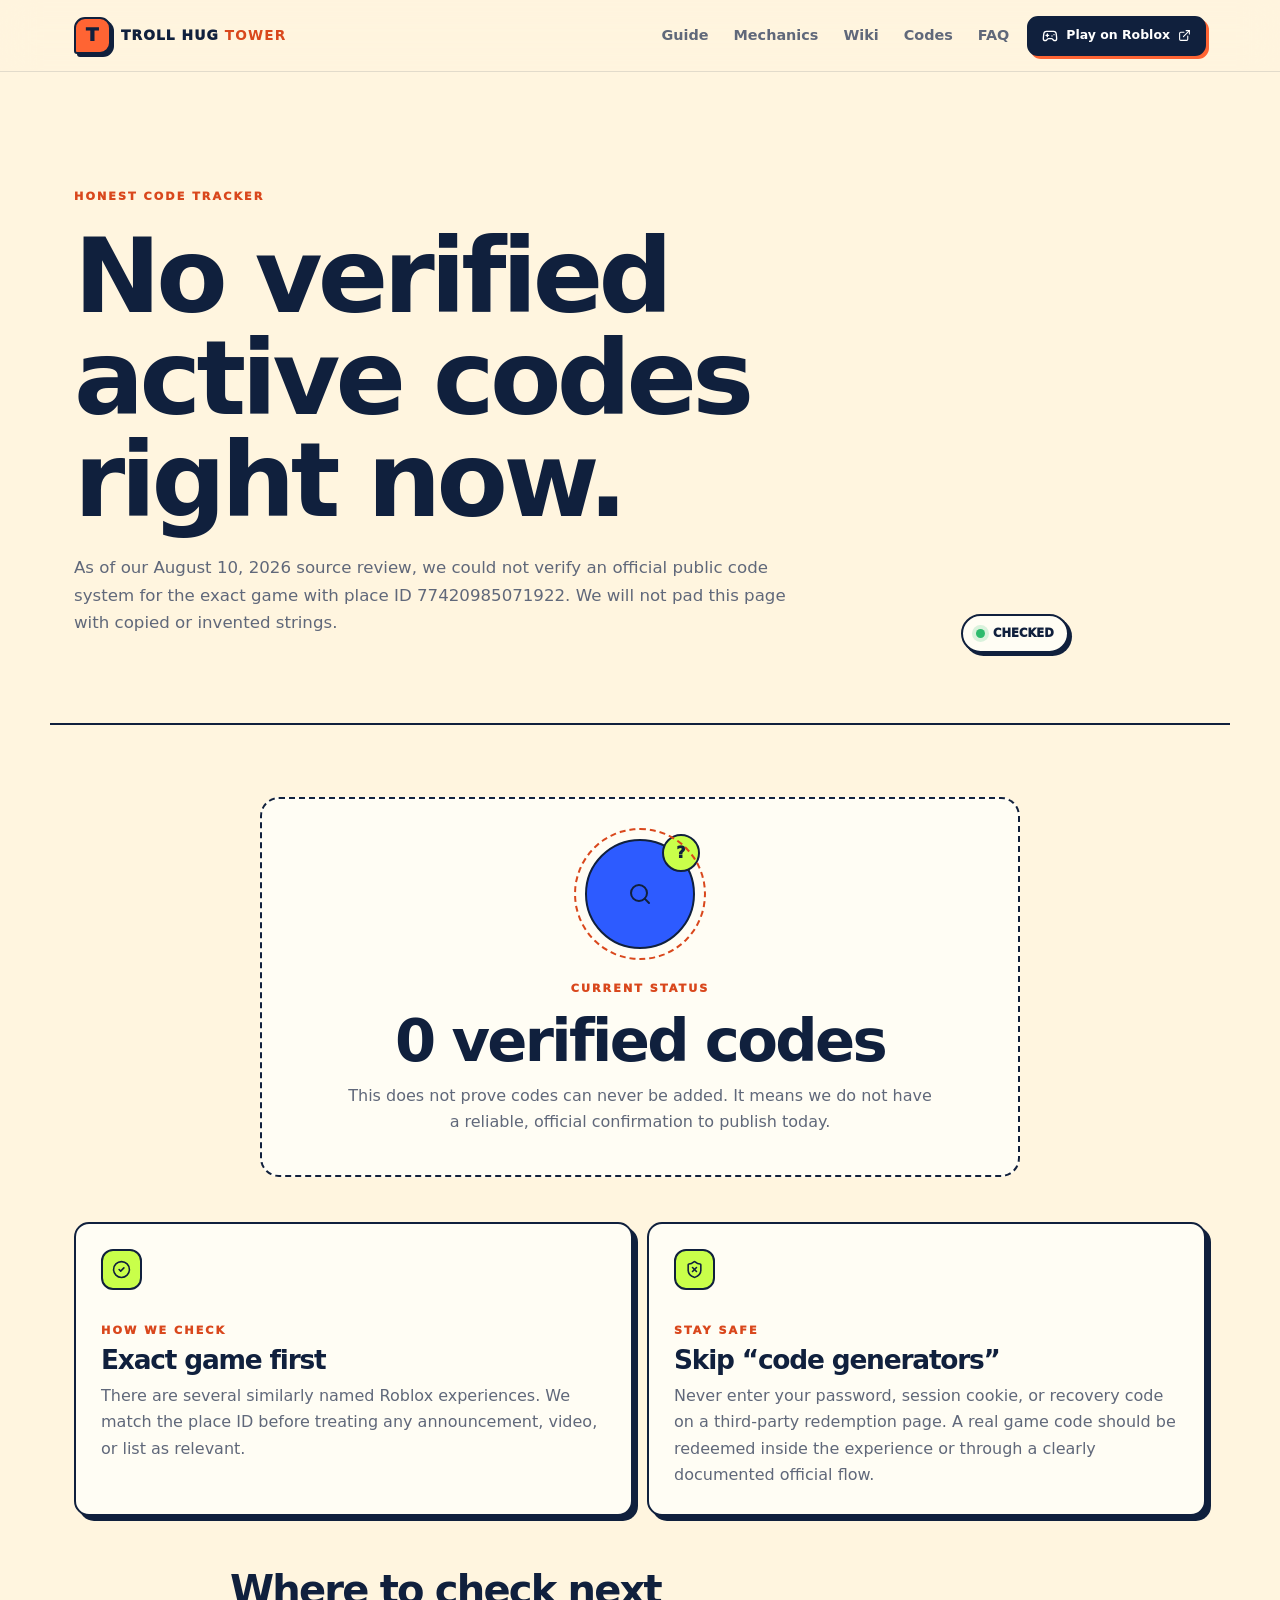
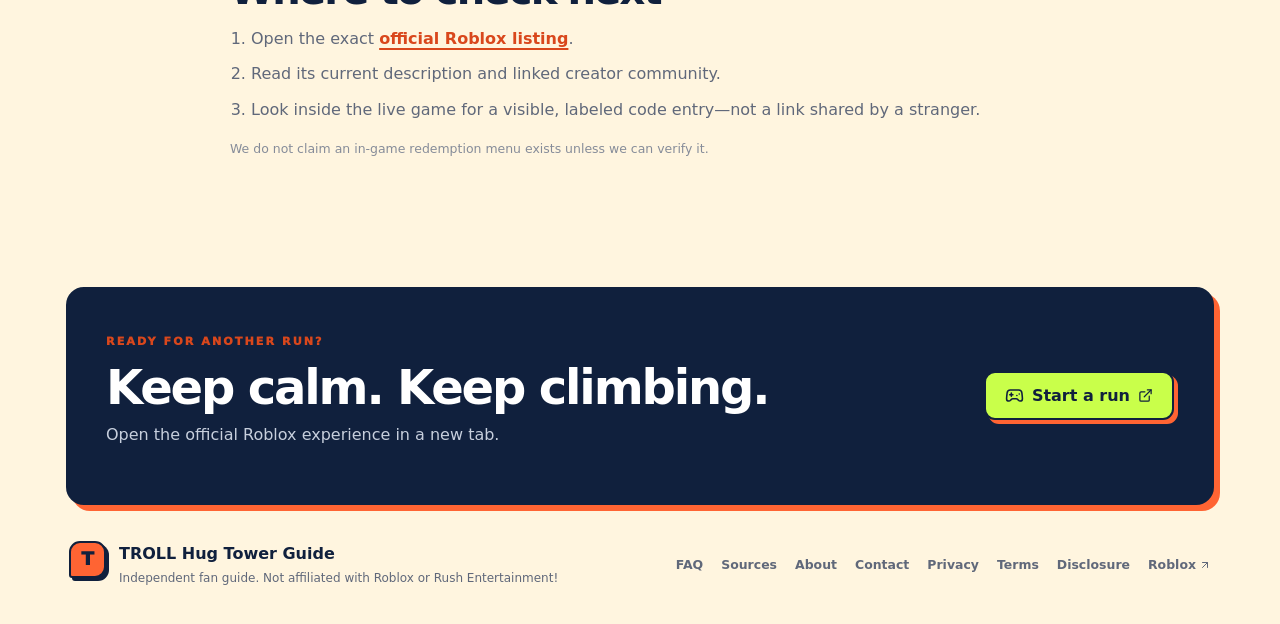
<file: codes/index.html>
<!DOCTYPE html><html lang="en"><head><meta charSet="utf-8"/><meta name="viewport" content="width=device-width, initial-scale=1"/><link rel="stylesheet" href="/_next/static/chunks/0kph47~e-.7jf.css" data-precedence="next"/><link rel="preload" as="script" fetchPriority="low" href="/_next/static/chunks/0tjosc5d5mc5-.js"/><script src="/_next/static/chunks/0037m9gpw..r6.js" async=""></script><script src="/_next/static/chunks/0lb28vs8w.3hs.js" async=""></script><script src="/_next/static/chunks/0f9v5zx4aqx9k.js" async=""></script><script src="/_next/static/chunks/turbopack-0t.p49p1cvdat.js" async=""></script><script src="/_next/static/chunks/05tnz4239b_il.js" async=""></script><script src="/_next/static/chunks/0p1ssqxck89fw.js" async=""></script><meta name="theme-color" content="#fff5df"/><meta name="color-scheme" content="light"/><title>TROLL Hug Tower Codes | THT Guide</title><meta name="description" content="Current TROLL Hug Tower code status, how we verify code claims, and how to avoid fake generators or unsafe redemption links."/><meta name="application-name" content="TROLL Hug Tower Guide"/><link rel="manifest" href="/manifest.webmanifest"/><meta name="robots" content="index, follow"/><link rel="canonical" href="https://trollhugtowerguide.wiki/codes/"/><meta property="og:title" content="TROLL Hug Tower Codes"/><meta property="og:description" content="Current TROLL Hug Tower code status, how we verify code claims, and how to avoid fake generators or unsafe redemption links."/><meta property="og:url" content="https://trollhugtowerguide.wiki/codes/"/><meta property="og:site_name" content="TROLL Hug Tower Guide"/><meta property="og:image" content="https://trollhugtowerguide.wiki/og.png"/><meta property="og:image:width" content="1731"/><meta property="og:image:height" content="909"/><meta property="og:image:alt" content="TROLL Hug Tower Guide — climb smart, expect chaos"/><meta property="og:type" content="website"/><meta name="twitter:card" content="summary_large_image"/><meta name="twitter:title" content="TROLL Hug Tower Codes"/><meta name="twitter:description" content="Current TROLL Hug Tower code status, how we verify code claims, and how to avoid fake generators or unsafe redemption links."/><meta name="twitter:image" content="https://trollhugtowerguide.wiki/og.png"/><link rel="shortcut icon" href="/favicon.svg"/><link rel="icon" href="/favicon.svg"/><script src="/_next/static/chunks/03~yq9q893hmn.js" noModule=""></script></head><body><div hidden=""><!--$--><!--/$--></div><a class="skip-link" href="#main">Skip to content</a><header class="site-header"><div class="nav-wrap"><a class="brand" aria-label="TROLL Hug Tower Guide home" href="/"><span class="brand-mark">T</span><span>TROLL HUG <b>TOWER</b></span></a><nav class="nav-links " aria-label="Main navigation"><a class="" href="/how-to-play/">Guide</a><a class="" href="/mechanics/">Mechanics</a><a class="" href="/wiki/">Wiki</a><a class="" href="/codes/">Codes</a><a class="" href="/faq/">FAQ</a><span class="mobile-play"><a class="button " href="https://www.roblox.com/games/77420985071922/TROLL-Hug-Tower" target="_blank" rel="noopener noreferrer"><svg xmlns="http://www.w3.org/2000/svg" width="19" height="19" viewBox="0 0 24 24" fill="none" stroke="currentColor" stroke-width="2" stroke-linecap="round" stroke-linejoin="round" class="lucide lucide-gamepad2 lucide-gamepad-2" aria-hidden="true"><line x1="6" x2="10" y1="11" y2="11"></line><line x1="8" x2="8" y1="9" y2="13"></line><line x1="15" x2="15.01" y1="12" y2="12"></line><line x1="18" x2="18.01" y1="10" y2="10"></line><path d="M17.32 5H6.68a4 4 0 0 0-3.978 3.59c-.006.052-.01.101-.017.152C2.604 9.416 2 14.456 2 16a3 3 0 0 0 3 3c1 0 1.5-.5 2-1l1.414-1.414A2 2 0 0 1 9.828 16h4.344a2 2 0 0 1 1.414.586L17 18c.5.5 1 1 2 1a3 3 0 0 0 3-3c0-1.545-.604-6.584-.685-7.258-.007-.05-.011-.1-.017-.151A4 4 0 0 0 17.32 5z"></path></svg>Play on Roblox<svg xmlns="http://www.w3.org/2000/svg" width="15" height="15" viewBox="0 0 24 24" fill="none" stroke="currentColor" stroke-width="2" stroke-linecap="round" stroke-linejoin="round" class="lucide lucide-external-link" aria-hidden="true"><path d="M15 3h6v6"></path><path d="M10 14 21 3"></path><path d="M18 13v6a2 2 0 0 1-2 2H5a2 2 0 0 1-2-2V8a2 2 0 0 1 2-2h6"></path></svg></a></span></nav><span class="desktop-play"><a class="button button-small" href="https://www.roblox.com/games/77420985071922/TROLL-Hug-Tower" target="_blank" rel="noopener noreferrer"><svg xmlns="http://www.w3.org/2000/svg" width="16" height="16" viewBox="0 0 24 24" fill="none" stroke="currentColor" stroke-width="2" stroke-linecap="round" stroke-linejoin="round" class="lucide lucide-gamepad2 lucide-gamepad-2" aria-hidden="true"><line x1="6" x2="10" y1="11" y2="11"></line><line x1="8" x2="8" y1="9" y2="13"></line><line x1="15" x2="15.01" y1="12" y2="12"></line><line x1="18" x2="18.01" y1="10" y2="10"></line><path d="M17.32 5H6.68a4 4 0 0 0-3.978 3.59c-.006.052-.01.101-.017.152C2.604 9.416 2 14.456 2 16a3 3 0 0 0 3 3c1 0 1.5-.5 2-1l1.414-1.414A2 2 0 0 1 9.828 16h4.344a2 2 0 0 1 1.414.586L17 18c.5.5 1 1 2 1a3 3 0 0 0 3-3c0-1.545-.604-6.584-.685-7.258-.007-.05-.011-.1-.017-.151A4 4 0 0 0 17.32 5z"></path></svg>Play on Roblox<svg xmlns="http://www.w3.org/2000/svg" width="13" height="13" viewBox="0 0 24 24" fill="none" stroke="currentColor" stroke-width="2" stroke-linecap="round" stroke-linejoin="round" class="lucide lucide-external-link" aria-hidden="true"><path d="M15 3h6v6"></path><path d="M10 14 21 3"></path><path d="M18 13v6a2 2 0 0 1-2 2H5a2 2 0 0 1-2-2V8a2 2 0 0 1 2-2h6"></path></svg></a></span><button class="menu-button" type="button" aria-expanded="false" aria-label="Open navigation"><svg xmlns="http://www.w3.org/2000/svg" width="24" height="24" viewBox="0 0 24 24" fill="none" stroke="currentColor" stroke-width="2" stroke-linecap="round" stroke-linejoin="round" class="lucide lucide-menu" aria-hidden="true"><path d="M4 12h16"></path><path d="M4 18h16"></path><path d="M4 6h16"></path></svg></button></div></header><main id="main"><section class="page-hero"><div><span class="eyebrow">HONEST CODE TRACKER</span><h1>No verified active codes right now.</h1><p>As of our August 10, 2026 source review, we could not verify an official public code system for the exact game with place ID 77420985071922. We will not pad this page with copied or invented strings.</p></div><div class="page-hero-aside"><div class="status-pill"><span></span> CHECKED</div></div></section><section class="content"><div class="code-empty"><div class="code-orbit"><svg xmlns="http://www.w3.org/2000/svg" width="24" height="24" viewBox="0 0 24 24" fill="none" stroke="currentColor" stroke-width="2" stroke-linecap="round" stroke-linejoin="round" class="lucide lucide-search" aria-hidden="true"><path d="m21 21-4.34-4.34"></path><circle cx="11" cy="11" r="8"></circle></svg><span>?</span></div><span class="eyebrow">CURRENT STATUS</span><h2>0 verified codes</h2><p>This does not prove codes can never be added. It means we do not have a reliable, official confirmation to publish today.</p></div><div class="content-grid"><article class="info-card"><svg xmlns="http://www.w3.org/2000/svg" width="24" height="24" viewBox="0 0 24 24" fill="none" stroke="currentColor" stroke-width="2" stroke-linecap="round" stroke-linejoin="round" class="lucide lucide-circle-check" aria-hidden="true"><circle cx="12" cy="12" r="10"></circle><path d="m9 12 2 2 4-4"></path></svg><span class="eyebrow">HOW WE CHECK</span><h2>Exact game first</h2><p>There are several similarly named Roblox experiences. We match the place ID before treating any announcement, video, or list as relevant.</p></article><article class="info-card"><svg xmlns="http://www.w3.org/2000/svg" width="24" height="24" viewBox="0 0 24 24" fill="none" stroke="currentColor" stroke-width="2" stroke-linecap="round" stroke-linejoin="round" class="lucide lucide-shield-x" aria-hidden="true"><path d="M20 13c0 5-3.5 7.5-7.66 8.95a1 1 0 0 1-.67-.01C7.5 20.5 4 18 4 13V6a1 1 0 0 1 1-1c2 0 4.5-1.2 6.24-2.72a1.17 1.17 0 0 1 1.52 0C14.51 3.81 17 5 19 5a1 1 0 0 1 1 1z"></path><path d="m14.5 9.5-5 5"></path><path d="m9.5 9.5 5 5"></path></svg><span class="eyebrow">STAY SAFE</span><h2>Skip “code generators”</h2><p>Never enter your password, session cookie, or recovery code on a third-party redemption page. A real game code should be redeemed inside the experience or through a clearly documented official flow.</p></article></div><div class="prose narrow-content"><h2>Where to check next</h2><ol><li>Open the exact <a class="text-link" href="https://www.roblox.com/games/77420985071922/TROLL-Hug-Tower" target="_blank" rel="noopener noreferrer">official Roblox listing</a>.</li><li>Read its current description and linked creator community.</li><li>Look inside the live game for a visible, labeled code entry—not a link shared by a stranger.</li></ol><p class="small-note">We do not claim an in-game redemption menu exists unless we can verify it.</p></div></section><!--$--><!--/$--></main><footer class="site-footer"><div class="footer-cta"><div><span class="eyebrow">READY FOR ANOTHER RUN?</span><h2>Keep calm. Keep climbing.</h2><p>Open the official Roblox experience in a new tab.</p></div><a class="button " href="https://www.roblox.com/games/77420985071922/TROLL-Hug-Tower" target="_blank" rel="noopener noreferrer"><svg xmlns="http://www.w3.org/2000/svg" width="19" height="19" viewBox="0 0 24 24" fill="none" stroke="currentColor" stroke-width="2" stroke-linecap="round" stroke-linejoin="round" class="lucide lucide-gamepad2 lucide-gamepad-2" aria-hidden="true"><line x1="6" x2="10" y1="11" y2="11"></line><line x1="8" x2="8" y1="9" y2="13"></line><line x1="15" x2="15.01" y1="12" y2="12"></line><line x1="18" x2="18.01" y1="10" y2="10"></line><path d="M17.32 5H6.68a4 4 0 0 0-3.978 3.59c-.006.052-.01.101-.017.152C2.604 9.416 2 14.456 2 16a3 3 0 0 0 3 3c1 0 1.5-.5 2-1l1.414-1.414A2 2 0 0 1 9.828 16h4.344a2 2 0 0 1 1.414.586L17 18c.5.5 1 1 2 1a3 3 0 0 0 3-3c0-1.545-.604-6.584-.685-7.258-.007-.05-.011-.1-.017-.151A4 4 0 0 0 17.32 5z"></path></svg>Start a run<svg xmlns="http://www.w3.org/2000/svg" width="15" height="15" viewBox="0 0 24 24" fill="none" stroke="currentColor" stroke-width="2" stroke-linecap="round" stroke-linejoin="round" class="lucide lucide-external-link" aria-hidden="true"><path d="M15 3h6v6"></path><path d="M10 14 21 3"></path><path d="M18 13v6a2 2 0 0 1-2 2H5a2 2 0 0 1-2-2V8a2 2 0 0 1 2-2h6"></path></svg></a></div><div class="footer-row"><div class="footer-brand"><span class="brand-mark">T</span><div><b>TROLL Hug Tower Guide</b><p>Independent fan guide. Not affiliated with Roblox or Rush Entertainment!</p></div></div><nav aria-label="Footer navigation"><a href="/faq/">FAQ</a><a href="/sources/">Sources</a><a href="/about/">About</a><a href="/contact/">Contact</a><a href="/privacy/">Privacy</a><a href="/terms/">Terms</a><a href="/disclosure/">Disclosure</a><a href="https://www.roblox.com" target="_blank" rel="noopener noreferrer">Roblox <svg xmlns="http://www.w3.org/2000/svg" width="12" height="12" viewBox="0 0 24 24" fill="none" stroke="currentColor" stroke-width="2" stroke-linecap="round" stroke-linejoin="round" class="lucide lucide-arrow-up-right" aria-hidden="true"><path d="M7 7h10v10"></path><path d="M7 17 17 7"></path></svg></a></nav></div></footer><script type="application/ld+json">{"@context":"https://schema.org","@graph":[{"@type":"WebSite","name":"TROLL Hug Tower Guide","url":"https://trollhugtowerguide.wiki","description":"Independent player guide and wiki for TROLL Hug Tower on Roblox.","inLanguage":"en","isAccessibleForFree":true},{"@type":"VideoGame","name":"TROLL Hug Tower 😁","url":"https://www.roblox.com/games/77420985071922/TROLL-Hug-Tower","gamePlatform":"Roblox","author":{"@type":"Organization","name":"Rush Entertainment!","url":"https://www.roblox.com/communities/35998478/Rush-Entertainment"}}]}</script><script src="/_next/static/chunks/0tjosc5d5mc5-.js" id="_R_" async=""></script><script>(self.__next_f=self.__next_f||[]).push([0])</script><script>self.__next_f.push([1,"1:\"$Sreact.fragment\"\n2:I[48563,[\"/_next/static/chunks/05tnz4239b_il.js\",\"/_next/static/chunks/0p1ssqxck89fw.js\"],\"SiteHeader\"]\n3:I[14975,[\"/_next/static/chunks/05tnz4239b_il.js\",\"/_next/static/chunks/0p1ssqxck89fw.js\"],\"default\"]\n4:I[77200,[\"/_next/static/chunks/05tnz4239b_il.js\",\"/_next/static/chunks/0p1ssqxck89fw.js\"],\"default\"]\n5:I[81004,[\"/_next/static/chunks/05tnz4239b_il.js\",\"/_next/static/chunks/0p1ssqxck89fw.js\"],\"\"]\nd:I[28674,[\"/_next/static/chunks/05tnz4239b_il.js\",\"/_next/static/chunks/0p1ssqxck89fw.js\"],\"default\",1]\n:HL[\"/_next/static/chunks/0kph47~e-.7jf.css\",\"style\"]\n"])</script><script>self.__next_f.push([1,"0:{\"P\":null,\"c\":[\"\",\"codes\",\"\"],\"q\":\"\",\"i\":false,\"f\":[[[\"\",{\"children\":[\"codes\",{\"children\":[\"__PAGE__\",{}]}]},\"$undefined\",\"$undefined\",16],[[\"$\",\"$1\",\"c\",{\"children\":[[[\"$\",\"link\",\"0\",{\"rel\":\"stylesheet\",\"href\":\"/_next/static/chunks/0kph47~e-.7jf.css\",\"precedence\":\"next\",\"crossOrigin\":\"$undefined\",\"nonce\":\"$undefined\"}],[\"$\",\"script\",\"script-0\",{\"src\":\"/_next/static/chunks/05tnz4239b_il.js\",\"async\":true,\"nonce\":\"$undefined\"}],[\"$\",\"script\",\"script-1\",{\"src\":\"/_next/static/chunks/0p1ssqxck89fw.js\",\"async\":true,\"nonce\":\"$undefined\"}]],[\"$\",\"html\",null,{\"lang\":\"en\",\"children\":[\"$\",\"body\",null,{\"children\":[[\"$\",\"a\",null,{\"className\":\"skip-link\",\"href\":\"#main\",\"children\":\"Skip to content\"}],[\"$\",\"$L2\",null,{}],[\"$\",\"main\",null,{\"id\":\"main\",\"children\":[\"$\",\"$L3\",null,{\"parallelRouterKey\":\"children\",\"error\":\"$undefined\",\"errorStyles\":\"$undefined\",\"errorScripts\":\"$undefined\",\"template\":[\"$\",\"$L4\",null,{}],\"templateStyles\":\"$undefined\",\"templateScripts\":\"$undefined\",\"notFound\":[[\"$\",\"section\",null,{\"className\":\"empty-page\",\"children\":[[\"$\",\"span\",null,{\"className\":\"sticker\",\"children\":\"404 · MISSED THE PLATFORM\"}],[\"$\",\"h1\",null,{\"children\":\"Back to the checkpoint.\"}],[\"$\",\"p\",null,{\"children\":\"This page is not part of the tower. Return home and choose another route.\"}],[\"$\",\"$L5\",null,{\"className\":\"button\",\"href\":\"/\",\"children\":[[\"$\",\"svg\",null,{\"ref\":\"$undefined\",\"xmlns\":\"http://www.w3.org/2000/svg\",\"width\":18,\"height\":18,\"viewBox\":\"0 0 24 24\",\"fill\":\"none\",\"stroke\":\"currentColor\",\"strokeWidth\":2,\"strokeLinecap\":\"round\",\"strokeLinejoin\":\"round\",\"className\":\"lucide lucide-arrow-left\",\"aria-hidden\":\"true\",\"children\":[[\"$\",\"path\",\"1l729n\",{\"d\":\"m12 19-7-7 7-7\"}],[\"$\",\"path\",\"x3x0zl\",{\"d\":\"M19 12H5\"}],\"$undefined\"]}],\" Back home\"]}]]}],[]],\"forbidden\":\"$undefined\",\"unauthorized\":\"$undefined\"}]}],[\"$\",\"footer\",null,{\"className\":\"site-footer\",\"children\":[[\"$\",\"div\",null,{\"className\":\"footer-cta\",\"children\":[[\"$\",\"div\",null,{\"children\":[[\"$\",\"span\",null,{\"className\":\"eyebrow\",\"children\":\"READY FOR ANOTHER RUN?\"}],[\"$\",\"h2\",null,{\"children\":\"Keep calm. Keep climbing.\"}],[\"$\",\"p\",null,{\"children\":\"Open the official Roblox experience in a new tab.\"}]]}],[\"$\",\"a\",null,{\"className\":\"button \",\"href\":\"https://www.roblox.com/games/77420985071922/TROLL-Hug-Tower\",\"target\":\"_blank\",\"rel\":\"noopener noreferrer\",\"children\":[[\"$\",\"svg\",null,{\"ref\":\"$undefined\",\"xmlns\":\"http://www.w3.org/2000/svg\",\"width\":19,\"height\":19,\"viewBox\":\"0 0 24 24\",\"fill\":\"none\",\"stroke\":\"currentColor\",\"strokeWidth\":2,\"strokeLinecap\":\"round\",\"strokeLinejoin\":\"round\",\"className\":\"lucide lucide-gamepad2 lucide-gamepad-2\",\"aria-hidden\":\"true\",\"children\":[[\"$\",\"line\",\"1gktln\",{\"x1\":\"6\",\"x2\":\"10\",\"y1\":\"11\",\"y2\":\"11\"}],[\"$\",\"line\",\"qnk9ow\",{\"x1\":\"8\",\"x2\":\"8\",\"y1\":\"9\",\"y2\":\"13\"}],[\"$\",\"line\",\"krot7o\",{\"x1\":\"15\",\"x2\":\"15.01\",\"y1\":\"12\",\"y2\":\"12\"}],[\"$\",\"line\",\"1lcuu1\",{\"x1\":\"18\",\"x2\":\"18.01\",\"y1\":\"10\",\"y2\":\"10\"}],[\"$\",\"path\",\"mfqc10\",{\"d\":\"M17.32 5H6.68a4 4 0 0 0-3.978 3.59c-.006.052-.01.101-.017.152C2.604 9.416 2 14.456 2 16a3 3 0 0 0 3 3c1 0 1.5-.5 2-1l1.414-1.414A2 2 0 0 1 9.828 16h4.344a2 2 0 0 1 1.414.586L17 18c.5.5 1 1 2 1a3 3 0 0 0 3-3c0-1.545-.604-6.584-.685-7.258-.007-.05-.011-.1-.017-.151A4 4 0 0 0 17.32 5z\"}],\"$undefined\"]}],\"Start a run\",[\"$\",\"svg\",null,{\"ref\":\"$undefined\",\"xmlns\":\"http://www.w3.org/2000/svg\",\"width\":15,\"height\":15,\"viewBox\":\"0 0 24 24\",\"fill\":\"none\",\"stroke\":\"currentColor\",\"strokeWidth\":2,\"strokeLinecap\":\"round\",\"strokeLinejoin\":\"round\",\"className\":\"lucide lucide-external-link\",\"aria-hidden\":\"true\",\"children\":[[\"$\",\"path\",\"1q9fwt\",{\"d\":\"M15 3h6v6\"}],[\"$\",\"path\",\"gplh6r\",{\"d\":\"M10 14 21 3\"}],[\"$\",\"path\",\"a6xqqp\",{\"d\":\"M18 13v6a2 2 0 0 1-2 2H5a2 2 0 0 1-2-2V8a2 2 0 0 1 2-2h6\"}],\"$undefined\"]}]]}]]}],[\"$\",\"div\",null,{\"className\":\"footer-row\",\"children\":[[\"$\",\"div\",null,{\"className\":\"footer-brand\",\"children\":[[\"$\",\"span\",null,{\"className\":\"brand-mark\",\"children\":\"T\"}],[\"$\",\"div\",null,{\"children\":[[\"$\",\"b\",null,{\"children\":\"TROLL Hug Tower Guide\"}],[\"$\",\"p\",null,{\"children\":\"Independent fan guide. Not affiliated with Roblox or Rush Entertainment!\"}]]}]]}],[\"$\",\"nav\",null,{\"aria-label\":\"Footer navigation\",\"children\":[[[\"$\",\"$L5\",\"/faq\",{\"href\":\"/faq\",\"children\":\"FAQ\"}],[\"$\",\"$L5\",\"/sources\",{\"href\":\"/sources\",\"children\":\"Sources\"}],[\"$\",\"$L5\",\"/about\",{\"href\":\"/about\",\"children\":\"About\"}],[\"$\",\"$L5\",\"/contact\",{\"href\":\"/contact\",\"children\":\"Contact\"}],[\"$\",\"$L5\",\"/privacy\",{\"href\":\"/privacy\",\"children\":\"Privacy\"}],[\"$\",\"$L5\",\"/terms\",{\"href\":\"/terms\",\"children\":\"Terms\"}],[\"$\",\"$L5\",\"/disclosure\",{\"href\":\"/disclosure\",\"children\":\"Disclosure\"}]],[\"$\",\"a\",null,{\"href\":\"https://www.roblox.com\",\"target\":\"_blank\",\"rel\":\"noopener noreferrer\",\"children\":[\"Roblox \",[\"$\",\"svg\",null,{\"ref\":\"$undefined\",\"xmlns\":\"http://www.w3.org/2000/svg\",\"width\":12,\"height\":12,\"viewBox\":\"0 0 24 24\",\"fill\":\"none\",\"stroke\":\"currentColor\",\"strokeWidth\":2,\"strokeLinecap\":\"round\",\"strokeLinejoin\":\"round\",\"className\":\"lucide lucide-arrow-up-right\",\"aria-hidden\":\"true\",\"children\":[\"$L6\",\"$L7\",\"$undefined\"]}]]}]]}]]}]]}],\"$L8\"]}]}]]}],{\"children\":[\"$L9\",{\"children\":[\"$La\",{},null,false,null]},null,false,\"$@b\"]},null,false,null],\"$Lc\",false]],\"m\":\"$undefined\",\"G\":[\"$d\",[\"$Le\"]],\"S\":true,\"h\":null,\"s\":\"$undefined\",\"l\":\"$undefined\",\"p\":\"$undefined\",\"d\":\"$undefined\",\"b\":\"alORFlDnJy-calxNZ7yRD\"}\n"])</script><script>self.__next_f.push([1,"f:I[92446,[\"/_next/static/chunks/05tnz4239b_il.js\",\"/_next/static/chunks/0p1ssqxck89fw.js\"],\"OutletBoundary\"]\n10:\"$Sreact.suspense\"\n13:I[92446,[\"/_next/static/chunks/05tnz4239b_il.js\",\"/_next/static/chunks/0p1ssqxck89fw.js\"],\"ViewportBoundary\"]\n15:I[92446,[\"/_next/static/chunks/05tnz4239b_il.js\",\"/_next/static/chunks/0p1ssqxck89fw.js\"],\"MetadataBoundary\"]\n6:[\"$\",\"path\",\"1tivn9\",{\"d\":\"M7 7h10v10\"}]\n7:[\"$\",\"path\",\"1vkiza\",{\"d\":\"M7 17 17 7\"}]\n8:[\"$\",\"script\",null,{\"type\":\"application/ld+json\",\"dangerouslySetInnerHTML\":{\"__html\":\"{\\\"@context\\\":\\\"https://schema.org\\\",\\\"@graph\\\":[{\\\"@type\\\":\\\"WebSite\\\",\\\"name\\\":\\\"TROLL Hug Tower Guide\\\",\\\"url\\\":\\\"https://trollhugtowerguide.wiki\\\",\\\"description\\\":\\\"Independent player guide and wiki for TROLL Hug Tower on Roblox.\\\",\\\"inLanguage\\\":\\\"en\\\",\\\"isAccessibleForFree\\\":true},{\\\"@type\\\":\\\"VideoGame\\\",\\\"name\\\":\\\"TROLL Hug Tower 😁\\\",\\\"url\\\":\\\"https://www.roblox.com/games/77420985071922/TROLL-Hug-Tower\\\",\\\"gamePlatform\\\":\\\"Roblox\\\",\\\"author\\\":{\\\"@type\\\":\\\"Organization\\\",\\\"name\\\":\\\"Rush Entertainment!\\\",\\\"url\\\":\\\"https://www.roblox.com/communities/35998478/Rush-Entertainment\\\"}}]}\"}}]\n9:[\"$\",\"$1\",\"c\",{\"children\":[null,[\"$\",\"$L3\",null,{\"parallelRouterKey\":\"children\",\"error\":\"$undefined\",\"errorStyles\":\"$undefined\",\"errorScripts\":\"$undefined\",\"template\":[\"$\",\"$L4\",null,{}],\"templateStyles\":\"$undefined\",\"templateScripts\":\"$undefined\",\"notFound\":\"$undefined\",\"forbidden\":\"$undefined\",\"unauthorized\":\"$undefined\"}]]}]\n"])</script><script>self.__next_f.push([1,"a:[\"$\",\"$1\",\"c\",{\"children\":[[[\"$\",\"section\",null,{\"className\":\"page-hero\",\"children\":[[\"$\",\"div\",null,{\"children\":[[\"$\",\"span\",null,{\"className\":\"eyebrow\",\"children\":\"HONEST CODE TRACKER\"}],[\"$\",\"h1\",null,{\"children\":\"No verified active codes right now.\"}],[\"$\",\"p\",null,{\"children\":\"As of our August 10, 2026 source review, we could not verify an official public code system for the exact game with place ID 77420985071922. We will not pad this page with copied or invented strings.\"}]]}],[\"$\",\"div\",null,{\"className\":\"page-hero-aside\",\"children\":[\"$\",\"div\",null,{\"className\":\"status-pill\",\"children\":[[\"$\",\"span\",null,{}],\" CHECKED\"]}]}]]}],[\"$\",\"section\",null,{\"className\":\"content\",\"children\":[[\"$\",\"div\",null,{\"className\":\"code-empty\",\"children\":[[\"$\",\"div\",null,{\"className\":\"code-orbit\",\"children\":[[\"$\",\"svg\",null,{\"ref\":\"$undefined\",\"xmlns\":\"http://www.w3.org/2000/svg\",\"width\":24,\"height\":24,\"viewBox\":\"0 0 24 24\",\"fill\":\"none\",\"stroke\":\"currentColor\",\"strokeWidth\":2,\"strokeLinecap\":\"round\",\"strokeLinejoin\":\"round\",\"className\":\"lucide lucide-search\",\"aria-hidden\":\"true\",\"children\":[[\"$\",\"path\",\"14j7rj\",{\"d\":\"m21 21-4.34-4.34\"}],[\"$\",\"circle\",\"4ej97u\",{\"cx\":\"11\",\"cy\":\"11\",\"r\":\"8\"}],\"$undefined\"]}],[\"$\",\"span\",null,{\"children\":\"?\"}]]}],[\"$\",\"span\",null,{\"className\":\"eyebrow\",\"children\":\"CURRENT STATUS\"}],[\"$\",\"h2\",null,{\"children\":\"0 verified codes\"}],[\"$\",\"p\",null,{\"children\":\"This does not prove codes can never be added. It means we do not have a reliable, official confirmation to publish today.\"}]]}],[\"$\",\"div\",null,{\"className\":\"content-grid\",\"children\":[[\"$\",\"article\",null,{\"className\":\"info-card\",\"children\":[[\"$\",\"svg\",null,{\"ref\":\"$undefined\",\"xmlns\":\"http://www.w3.org/2000/svg\",\"width\":24,\"height\":24,\"viewBox\":\"0 0 24 24\",\"fill\":\"none\",\"stroke\":\"currentColor\",\"strokeWidth\":2,\"strokeLinecap\":\"round\",\"strokeLinejoin\":\"round\",\"className\":\"lucide lucide-circle-check\",\"aria-hidden\":\"true\",\"children\":[[\"$\",\"circle\",\"1mglay\",{\"cx\":\"12\",\"cy\":\"12\",\"r\":\"10\"}],[\"$\",\"path\",\"dzmm74\",{\"d\":\"m9 12 2 2 4-4\"}],\"$undefined\"]}],[\"$\",\"span\",null,{\"className\":\"eyebrow\",\"children\":\"HOW WE CHECK\"}],[\"$\",\"h2\",null,{\"children\":\"Exact game first\"}],[\"$\",\"p\",null,{\"children\":\"There are several similarly named Roblox experiences. We match the place ID before treating any announcement, video, or list as relevant.\"}]]}],[\"$\",\"article\",null,{\"className\":\"info-card\",\"children\":[[\"$\",\"svg\",null,{\"ref\":\"$undefined\",\"xmlns\":\"http://www.w3.org/2000/svg\",\"width\":24,\"height\":24,\"viewBox\":\"0 0 24 24\",\"fill\":\"none\",\"stroke\":\"currentColor\",\"strokeWidth\":2,\"strokeLinecap\":\"round\",\"strokeLinejoin\":\"round\",\"className\":\"lucide lucide-shield-x\",\"aria-hidden\":\"true\",\"children\":[[\"$\",\"path\",\"oel41y\",{\"d\":\"M20 13c0 5-3.5 7.5-7.66 8.95a1 1 0 0 1-.67-.01C7.5 20.5 4 18 4 13V6a1 1 0 0 1 1-1c2 0 4.5-1.2 6.24-2.72a1.17 1.17 0 0 1 1.52 0C14.51 3.81 17 5 19 5a1 1 0 0 1 1 1z\"}],[\"$\",\"path\",\"17q4r4\",{\"d\":\"m14.5 9.5-5 5\"}],[\"$\",\"path\",\"18nt4w\",{\"d\":\"m9.5 9.5 5 5\"}],\"$undefined\"]}],[\"$\",\"span\",null,{\"className\":\"eyebrow\",\"children\":\"STAY SAFE\"}],[\"$\",\"h2\",null,{\"children\":\"Skip “code generators”\"}],[\"$\",\"p\",null,{\"children\":\"Never enter your password, session cookie, or recovery code on a third-party redemption page. A real game code should be redeemed inside the experience or through a clearly documented official flow.\"}]]}]]}],[\"$\",\"div\",null,{\"className\":\"prose narrow-content\",\"children\":[[\"$\",\"h2\",null,{\"children\":\"Where to check next\"}],[\"$\",\"ol\",null,{\"children\":[[\"$\",\"li\",null,{\"children\":[\"Open the exact \",[\"$\",\"a\",null,{\"className\":\"text-link\",\"href\":\"https://www.roblox.com/games/77420985071922/TROLL-Hug-Tower\",\"target\":\"_blank\",\"rel\":\"noopener noreferrer\",\"children\":\"official Roblox listing\"}],\".\"]}],[\"$\",\"li\",null,{\"children\":\"Read its current description and linked creator community.\"}],[\"$\",\"li\",null,{\"children\":\"Look inside the live game for a visible, labeled code entry—not a link shared by a stranger.\"}]]}],[\"$\",\"p\",null,{\"className\":\"small-note\",\"children\":\"We do not claim an in-game redemption menu exists unless we can verify it.\"}]]}]]}]],null,[\"$\",\"$Lf\",null,{\"children\":[\"$\",\"$10\",null,{\"name\":\"Next.MetadataOutlet\",\"children\":\"$@11\"}]}]]}]\n"])</script><script>self.__next_f.push([1,"12:[]\nb:\"$W12\"\nc:[\"$\",\"$1\",\"h\",{\"children\":[null,[\"$\",\"$L13\",null,{\"children\":\"$L14\"}],[\"$\",\"div\",null,{\"hidden\":true,\"children\":[\"$\",\"$L15\",null,{\"children\":[\"$\",\"$10\",null,{\"name\":\"Next.Metadata\",\"children\":\"$L16\"}]}]}],null]}]\ne:[\"$\",\"link\",\"0\",{\"rel\":\"stylesheet\",\"href\":\"/_next/static/chunks/0kph47~e-.7jf.css\",\"precedence\":\"next\",\"crossOrigin\":\"$undefined\",\"nonce\":\"$undefined\"}]\n"])</script><script>self.__next_f.push([1,"14:[[\"$\",\"meta\",\"0\",{\"charSet\":\"utf-8\"}],[\"$\",\"meta\",\"1\",{\"name\":\"viewport\",\"content\":\"width=device-width, initial-scale=1\"}],[\"$\",\"meta\",\"2\",{\"name\":\"theme-color\",\"content\":\"#fff5df\"}],[\"$\",\"meta\",\"3\",{\"name\":\"color-scheme\",\"content\":\"light\"}]]\n"])</script><script>self.__next_f.push([1,"17:I[79450,[\"/_next/static/chunks/05tnz4239b_il.js\",\"/_next/static/chunks/0p1ssqxck89fw.js\"],\"IconMark\"]\n11:null\n"])</script><script>self.__next_f.push([1,"16:[[\"$\",\"title\",\"0\",{\"children\":\"TROLL Hug Tower Codes | THT Guide\"}],[\"$\",\"meta\",\"1\",{\"name\":\"description\",\"content\":\"Current TROLL Hug Tower code status, how we verify code claims, and how to avoid fake generators or unsafe redemption links.\"}],[\"$\",\"meta\",\"2\",{\"name\":\"application-name\",\"content\":\"TROLL Hug Tower Guide\"}],[\"$\",\"link\",\"3\",{\"rel\":\"manifest\",\"href\":\"/manifest.webmanifest\",\"crossOrigin\":\"$undefined\"}],[\"$\",\"meta\",\"4\",{\"name\":\"robots\",\"content\":\"index, follow\"}],[\"$\",\"link\",\"5\",{\"rel\":\"canonical\",\"href\":\"https://trollhugtowerguide.wiki/codes/\"}],[\"$\",\"meta\",\"6\",{\"property\":\"og:title\",\"content\":\"TROLL Hug Tower Codes\"}],[\"$\",\"meta\",\"7\",{\"property\":\"og:description\",\"content\":\"Current TROLL Hug Tower code status, how we verify code claims, and how to avoid fake generators or unsafe redemption links.\"}],[\"$\",\"meta\",\"8\",{\"property\":\"og:url\",\"content\":\"https://trollhugtowerguide.wiki/codes/\"}],[\"$\",\"meta\",\"9\",{\"property\":\"og:site_name\",\"content\":\"TROLL Hug Tower Guide\"}],[\"$\",\"meta\",\"10\",{\"property\":\"og:image\",\"content\":\"https://trollhugtowerguide.wiki/og.png\"}],[\"$\",\"meta\",\"11\",{\"property\":\"og:image:width\",\"content\":\"1731\"}],[\"$\",\"meta\",\"12\",{\"property\":\"og:image:height\",\"content\":\"909\"}],[\"$\",\"meta\",\"13\",{\"property\":\"og:image:alt\",\"content\":\"TROLL Hug Tower Guide — climb smart, expect chaos\"}],[\"$\",\"meta\",\"14\",{\"property\":\"og:type\",\"content\":\"website\"}],[\"$\",\"meta\",\"15\",{\"name\":\"twitter:card\",\"content\":\"summary_large_image\"}],[\"$\",\"meta\",\"16\",{\"name\":\"twitter:title\",\"content\":\"TROLL Hug Tower Codes\"}],[\"$\",\"meta\",\"17\",{\"name\":\"twitter:description\",\"content\":\"Current TROLL Hug Tower code status, how we verify code claims, and how to avoid fake generators or unsafe redemption links.\"}],[\"$\",\"meta\",\"18\",{\"name\":\"twitter:image\",\"content\":\"https://trollhugtowerguide.wiki/og.png\"}],[\"$\",\"link\",\"19\",{\"rel\":\"shortcut icon\",\"href\":\"/favicon.svg\"}],[\"$\",\"link\",\"20\",{\"rel\":\"icon\",\"href\":\"/favicon.svg\"}],[\"$\",\"$L17\",\"21\",{}]]\n"])</script>  <!-- adsterra-code-handoff:artifact-runtime:start -->
  <script type="module" src="/adsterra/runtime.js" data-adsterra-artifact-runtime data-global-fallback="true"></script>
  <!-- adsterra-code-handoff:artifact-runtime:end -->
</body></html>
</file>
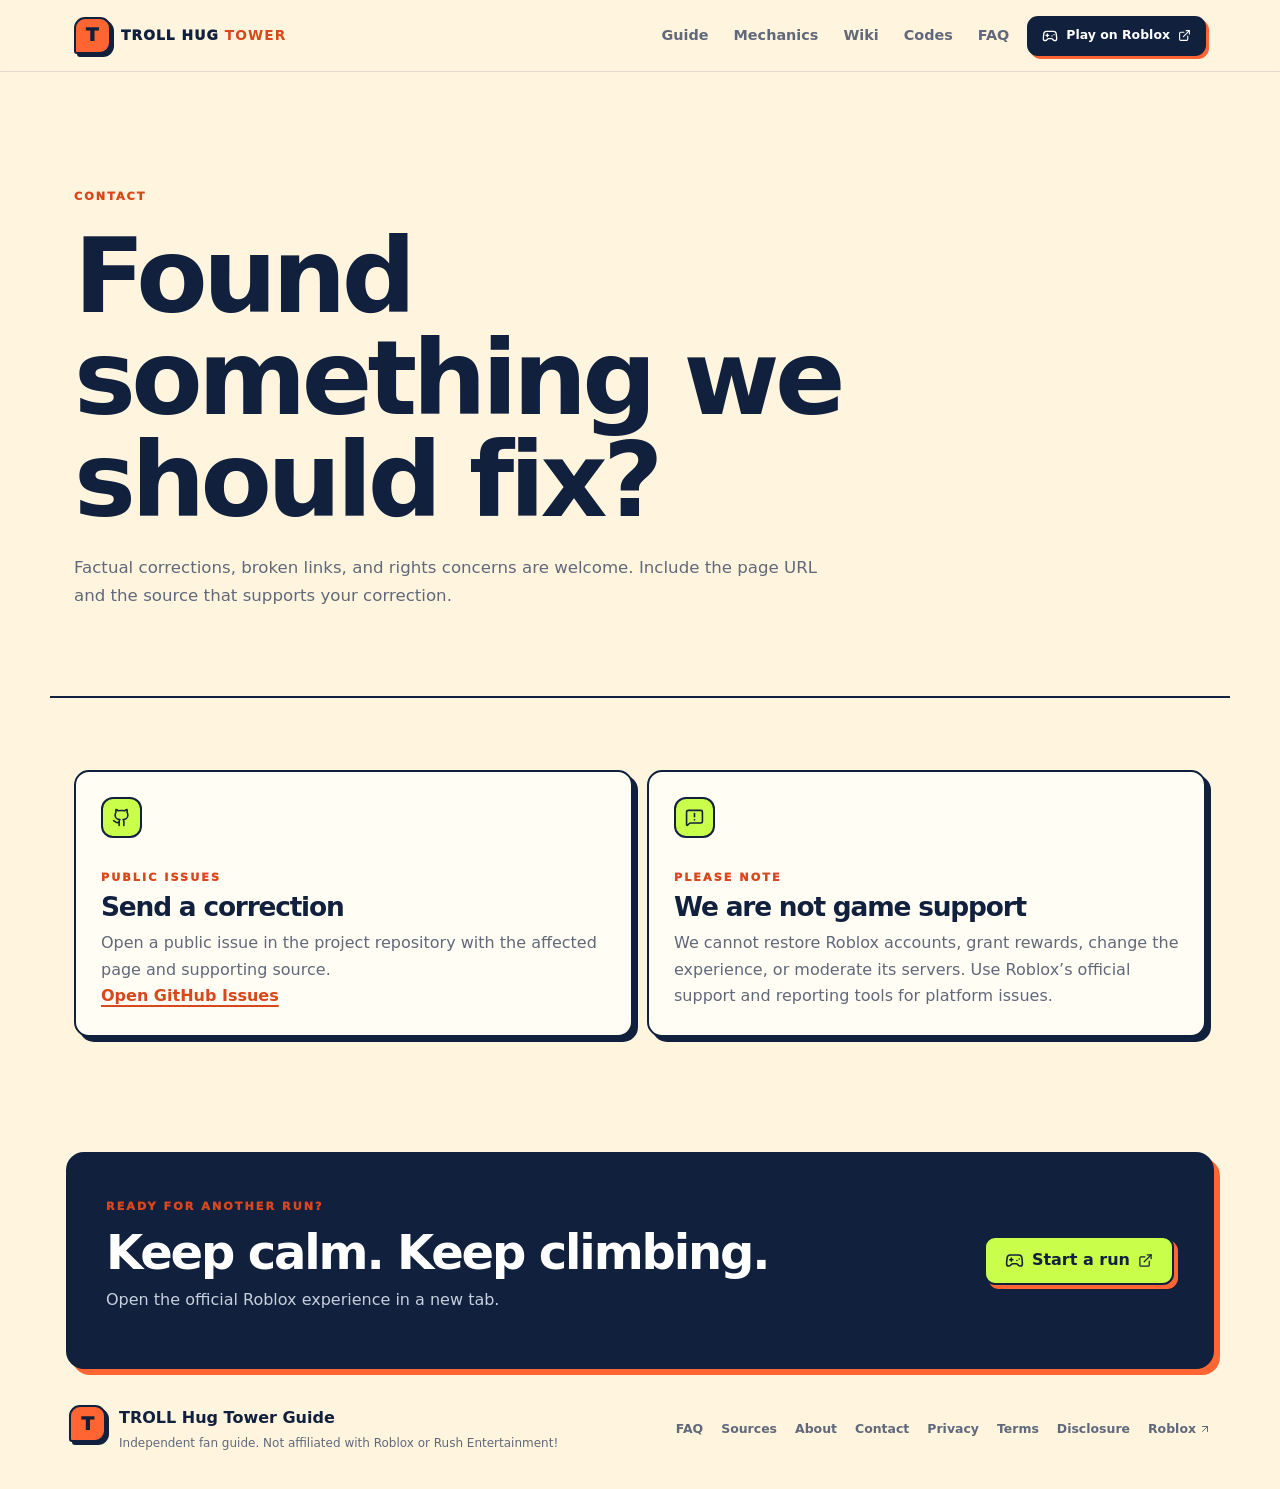
<file: contact/index.html>
<!DOCTYPE html><html lang="en"><head><meta charSet="utf-8"/><meta name="viewport" content="width=device-width, initial-scale=1"/><link rel="stylesheet" href="/_next/static/chunks/0kph47~e-.7jf.css" data-precedence="next"/><link rel="preload" as="script" fetchPriority="low" href="/_next/static/chunks/0tjosc5d5mc5-.js"/><script src="/_next/static/chunks/0037m9gpw..r6.js" async=""></script><script src="/_next/static/chunks/0lb28vs8w.3hs.js" async=""></script><script src="/_next/static/chunks/0f9v5zx4aqx9k.js" async=""></script><script src="/_next/static/chunks/turbopack-0t.p49p1cvdat.js" async=""></script><script src="/_next/static/chunks/05tnz4239b_il.js" async=""></script><script src="/_next/static/chunks/0p1ssqxck89fw.js" async=""></script><meta name="theme-color" content="#fff5df"/><meta name="color-scheme" content="light"/><title>Contact | THT Guide</title><meta name="description" content="Contact the independent TROLL Hug Tower Guide about factual corrections, broken links, or rights concerns."/><meta name="application-name" content="TROLL Hug Tower Guide"/><link rel="manifest" href="/manifest.webmanifest"/><meta name="robots" content="index, follow"/><link rel="canonical" href="https://trollhugtowerguide.wiki/contact/"/><meta property="og:title" content="Contact"/><meta property="og:description" content="Contact the independent TROLL Hug Tower Guide about factual corrections, broken links, or rights concerns."/><meta property="og:url" content="https://trollhugtowerguide.wiki/contact/"/><meta property="og:site_name" content="TROLL Hug Tower Guide"/><meta property="og:image" content="https://trollhugtowerguide.wiki/og.png"/><meta property="og:image:width" content="1731"/><meta property="og:image:height" content="909"/><meta property="og:image:alt" content="TROLL Hug Tower Guide — climb smart, expect chaos"/><meta property="og:type" content="website"/><meta name="twitter:card" content="summary_large_image"/><meta name="twitter:title" content="Contact"/><meta name="twitter:description" content="Contact the independent TROLL Hug Tower Guide about factual corrections, broken links, or rights concerns."/><meta name="twitter:image" content="https://trollhugtowerguide.wiki/og.png"/><link rel="shortcut icon" href="/favicon.svg"/><link rel="icon" href="/favicon.svg"/><script src="/_next/static/chunks/03~yq9q893hmn.js" noModule=""></script></head><body><div hidden=""><!--$--><!--/$--></div><a class="skip-link" href="#main">Skip to content</a><header class="site-header"><div class="nav-wrap"><a class="brand" aria-label="TROLL Hug Tower Guide home" href="/"><span class="brand-mark">T</span><span>TROLL HUG <b>TOWER</b></span></a><nav class="nav-links " aria-label="Main navigation"><a class="" href="/how-to-play/">Guide</a><a class="" href="/mechanics/">Mechanics</a><a class="" href="/wiki/">Wiki</a><a class="" href="/codes/">Codes</a><a class="" href="/faq/">FAQ</a><span class="mobile-play"><a class="button " href="https://www.roblox.com/games/77420985071922/TROLL-Hug-Tower" target="_blank" rel="noopener noreferrer"><svg xmlns="http://www.w3.org/2000/svg" width="19" height="19" viewBox="0 0 24 24" fill="none" stroke="currentColor" stroke-width="2" stroke-linecap="round" stroke-linejoin="round" class="lucide lucide-gamepad2 lucide-gamepad-2" aria-hidden="true"><line x1="6" x2="10" y1="11" y2="11"></line><line x1="8" x2="8" y1="9" y2="13"></line><line x1="15" x2="15.01" y1="12" y2="12"></line><line x1="18" x2="18.01" y1="10" y2="10"></line><path d="M17.32 5H6.68a4 4 0 0 0-3.978 3.59c-.006.052-.01.101-.017.152C2.604 9.416 2 14.456 2 16a3 3 0 0 0 3 3c1 0 1.5-.5 2-1l1.414-1.414A2 2 0 0 1 9.828 16h4.344a2 2 0 0 1 1.414.586L17 18c.5.5 1 1 2 1a3 3 0 0 0 3-3c0-1.545-.604-6.584-.685-7.258-.007-.05-.011-.1-.017-.151A4 4 0 0 0 17.32 5z"></path></svg>Play on Roblox<svg xmlns="http://www.w3.org/2000/svg" width="15" height="15" viewBox="0 0 24 24" fill="none" stroke="currentColor" stroke-width="2" stroke-linecap="round" stroke-linejoin="round" class="lucide lucide-external-link" aria-hidden="true"><path d="M15 3h6v6"></path><path d="M10 14 21 3"></path><path d="M18 13v6a2 2 0 0 1-2 2H5a2 2 0 0 1-2-2V8a2 2 0 0 1 2-2h6"></path></svg></a></span></nav><span class="desktop-play"><a class="button button-small" href="https://www.roblox.com/games/77420985071922/TROLL-Hug-Tower" target="_blank" rel="noopener noreferrer"><svg xmlns="http://www.w3.org/2000/svg" width="16" height="16" viewBox="0 0 24 24" fill="none" stroke="currentColor" stroke-width="2" stroke-linecap="round" stroke-linejoin="round" class="lucide lucide-gamepad2 lucide-gamepad-2" aria-hidden="true"><line x1="6" x2="10" y1="11" y2="11"></line><line x1="8" x2="8" y1="9" y2="13"></line><line x1="15" x2="15.01" y1="12" y2="12"></line><line x1="18" x2="18.01" y1="10" y2="10"></line><path d="M17.32 5H6.68a4 4 0 0 0-3.978 3.59c-.006.052-.01.101-.017.152C2.604 9.416 2 14.456 2 16a3 3 0 0 0 3 3c1 0 1.5-.5 2-1l1.414-1.414A2 2 0 0 1 9.828 16h4.344a2 2 0 0 1 1.414.586L17 18c.5.5 1 1 2 1a3 3 0 0 0 3-3c0-1.545-.604-6.584-.685-7.258-.007-.05-.011-.1-.017-.151A4 4 0 0 0 17.32 5z"></path></svg>Play on Roblox<svg xmlns="http://www.w3.org/2000/svg" width="13" height="13" viewBox="0 0 24 24" fill="none" stroke="currentColor" stroke-width="2" stroke-linecap="round" stroke-linejoin="round" class="lucide lucide-external-link" aria-hidden="true"><path d="M15 3h6v6"></path><path d="M10 14 21 3"></path><path d="M18 13v6a2 2 0 0 1-2 2H5a2 2 0 0 1-2-2V8a2 2 0 0 1 2-2h6"></path></svg></a></span><button class="menu-button" type="button" aria-expanded="false" aria-label="Open navigation"><svg xmlns="http://www.w3.org/2000/svg" width="24" height="24" viewBox="0 0 24 24" fill="none" stroke="currentColor" stroke-width="2" stroke-linecap="round" stroke-linejoin="round" class="lucide lucide-menu" aria-hidden="true"><path d="M4 12h16"></path><path d="M4 18h16"></path><path d="M4 6h16"></path></svg></button></div></header><main id="main"><section class="page-hero"><div><span class="eyebrow">CONTACT</span><h1>Found something we should fix?</h1><p>Factual corrections, broken links, and rights concerns are welcome. Include the page URL and the source that supports your correction.</p></div></section><section class="content content-grid"><article class="info-card"><svg xmlns="http://www.w3.org/2000/svg" width="24" height="24" viewBox="0 0 24 24" fill="none" stroke="currentColor" stroke-width="2" stroke-linecap="round" stroke-linejoin="round" class="lucide lucide-github" aria-hidden="true"><path d="M15 22v-4a4.8 4.8 0 0 0-1-3.5c3 0 6-2 6-5.5.08-1.25-.27-2.48-1-3.5.28-1.15.28-2.35 0-3.5 0 0-1 0-3 1.5-2.64-.5-5.36-.5-8 0C6 2 5 2 5 2c-.3 1.15-.3 2.35 0 3.5A5.403 5.403 0 0 0 4 9c0 3.5 3 5.5 6 5.5-.39.49-.68 1.05-.85 1.65-.17.6-.22 1.23-.15 1.85v4"></path><path d="M9 18c-4.51 2-5-2-7-2"></path></svg><span class="eyebrow">PUBLIC ISSUES</span><h2>Send a correction</h2><p>Open a public issue in the project repository with the affected page and supporting source.</p><p><a class="text-link" href="https://github.com/zhangtongxin888/roblox_game/issues" target="_blank" rel="noopener noreferrer">Open GitHub Issues</a></p></article><article class="info-card"><svg xmlns="http://www.w3.org/2000/svg" width="24" height="24" viewBox="0 0 24 24" fill="none" stroke="currentColor" stroke-width="2" stroke-linecap="round" stroke-linejoin="round" class="lucide lucide-message-square-warning" aria-hidden="true"><path d="M22 17a2 2 0 0 1-2 2H6.828a2 2 0 0 0-1.414.586l-2.202 2.202A.71.71 0 0 1 2 21.286V5a2 2 0 0 1 2-2h16a2 2 0 0 1 2 2z"></path><path d="M12 15h.01"></path><path d="M12 7v4"></path></svg><span class="eyebrow">PLEASE NOTE</span><h2>We are not game support</h2><p>We cannot restore Roblox accounts, grant rewards, change the experience, or moderate its servers. Use Roblox’s official support and reporting tools for platform issues.</p></article></section><!--$--><!--/$--></main><footer class="site-footer"><div class="footer-cta"><div><span class="eyebrow">READY FOR ANOTHER RUN?</span><h2>Keep calm. Keep climbing.</h2><p>Open the official Roblox experience in a new tab.</p></div><a class="button " href="https://www.roblox.com/games/77420985071922/TROLL-Hug-Tower" target="_blank" rel="noopener noreferrer"><svg xmlns="http://www.w3.org/2000/svg" width="19" height="19" viewBox="0 0 24 24" fill="none" stroke="currentColor" stroke-width="2" stroke-linecap="round" stroke-linejoin="round" class="lucide lucide-gamepad2 lucide-gamepad-2" aria-hidden="true"><line x1="6" x2="10" y1="11" y2="11"></line><line x1="8" x2="8" y1="9" y2="13"></line><line x1="15" x2="15.01" y1="12" y2="12"></line><line x1="18" x2="18.01" y1="10" y2="10"></line><path d="M17.32 5H6.68a4 4 0 0 0-3.978 3.59c-.006.052-.01.101-.017.152C2.604 9.416 2 14.456 2 16a3 3 0 0 0 3 3c1 0 1.5-.5 2-1l1.414-1.414A2 2 0 0 1 9.828 16h4.344a2 2 0 0 1 1.414.586L17 18c.5.5 1 1 2 1a3 3 0 0 0 3-3c0-1.545-.604-6.584-.685-7.258-.007-.05-.011-.1-.017-.151A4 4 0 0 0 17.32 5z"></path></svg>Start a run<svg xmlns="http://www.w3.org/2000/svg" width="15" height="15" viewBox="0 0 24 24" fill="none" stroke="currentColor" stroke-width="2" stroke-linecap="round" stroke-linejoin="round" class="lucide lucide-external-link" aria-hidden="true"><path d="M15 3h6v6"></path><path d="M10 14 21 3"></path><path d="M18 13v6a2 2 0 0 1-2 2H5a2 2 0 0 1-2-2V8a2 2 0 0 1 2-2h6"></path></svg></a></div><div class="footer-row"><div class="footer-brand"><span class="brand-mark">T</span><div><b>TROLL Hug Tower Guide</b><p>Independent fan guide. Not affiliated with Roblox or Rush Entertainment!</p></div></div><nav aria-label="Footer navigation"><a href="/faq/">FAQ</a><a href="/sources/">Sources</a><a href="/about/">About</a><a href="/contact/">Contact</a><a href="/privacy/">Privacy</a><a href="/terms/">Terms</a><a href="/disclosure/">Disclosure</a><a href="https://www.roblox.com" target="_blank" rel="noopener noreferrer">Roblox <svg xmlns="http://www.w3.org/2000/svg" width="12" height="12" viewBox="0 0 24 24" fill="none" stroke="currentColor" stroke-width="2" stroke-linecap="round" stroke-linejoin="round" class="lucide lucide-arrow-up-right" aria-hidden="true"><path d="M7 7h10v10"></path><path d="M7 17 17 7"></path></svg></a></nav></div></footer><script type="application/ld+json">{"@context":"https://schema.org","@graph":[{"@type":"WebSite","name":"TROLL Hug Tower Guide","url":"https://trollhugtowerguide.wiki","description":"Independent player guide and wiki for TROLL Hug Tower on Roblox.","inLanguage":"en","isAccessibleForFree":true},{"@type":"VideoGame","name":"TROLL Hug Tower 😁","url":"https://www.roblox.com/games/77420985071922/TROLL-Hug-Tower","gamePlatform":"Roblox","author":{"@type":"Organization","name":"Rush Entertainment!","url":"https://www.roblox.com/communities/35998478/Rush-Entertainment"}}]}</script><script src="/_next/static/chunks/0tjosc5d5mc5-.js" id="_R_" async=""></script><script>(self.__next_f=self.__next_f||[]).push([0])</script><script>self.__next_f.push([1,"1:\"$Sreact.fragment\"\n2:I[48563,[\"/_next/static/chunks/05tnz4239b_il.js\",\"/_next/static/chunks/0p1ssqxck89fw.js\"],\"SiteHeader\"]\n3:I[14975,[\"/_next/static/chunks/05tnz4239b_il.js\",\"/_next/static/chunks/0p1ssqxck89fw.js\"],\"default\"]\n4:I[77200,[\"/_next/static/chunks/05tnz4239b_il.js\",\"/_next/static/chunks/0p1ssqxck89fw.js\"],\"default\"]\n5:I[81004,[\"/_next/static/chunks/05tnz4239b_il.js\",\"/_next/static/chunks/0p1ssqxck89fw.js\"],\"\"]\nd:I[28674,[\"/_next/static/chunks/05tnz4239b_il.js\",\"/_next/static/chunks/0p1ssqxck89fw.js\"],\"default\",1]\n:HL[\"/_next/static/chunks/0kph47~e-.7jf.css\",\"style\"]\n"])</script><script>self.__next_f.push([1,"0:{\"P\":null,\"c\":[\"\",\"contact\",\"\"],\"q\":\"\",\"i\":false,\"f\":[[[\"\",{\"children\":[\"contact\",{\"children\":[\"__PAGE__\",{}]}]},\"$undefined\",\"$undefined\",16],[[\"$\",\"$1\",\"c\",{\"children\":[[[\"$\",\"link\",\"0\",{\"rel\":\"stylesheet\",\"href\":\"/_next/static/chunks/0kph47~e-.7jf.css\",\"precedence\":\"next\",\"crossOrigin\":\"$undefined\",\"nonce\":\"$undefined\"}],[\"$\",\"script\",\"script-0\",{\"src\":\"/_next/static/chunks/05tnz4239b_il.js\",\"async\":true,\"nonce\":\"$undefined\"}],[\"$\",\"script\",\"script-1\",{\"src\":\"/_next/static/chunks/0p1ssqxck89fw.js\",\"async\":true,\"nonce\":\"$undefined\"}]],[\"$\",\"html\",null,{\"lang\":\"en\",\"children\":[\"$\",\"body\",null,{\"children\":[[\"$\",\"a\",null,{\"className\":\"skip-link\",\"href\":\"#main\",\"children\":\"Skip to content\"}],[\"$\",\"$L2\",null,{}],[\"$\",\"main\",null,{\"id\":\"main\",\"children\":[\"$\",\"$L3\",null,{\"parallelRouterKey\":\"children\",\"error\":\"$undefined\",\"errorStyles\":\"$undefined\",\"errorScripts\":\"$undefined\",\"template\":[\"$\",\"$L4\",null,{}],\"templateStyles\":\"$undefined\",\"templateScripts\":\"$undefined\",\"notFound\":[[\"$\",\"section\",null,{\"className\":\"empty-page\",\"children\":[[\"$\",\"span\",null,{\"className\":\"sticker\",\"children\":\"404 · MISSED THE PLATFORM\"}],[\"$\",\"h1\",null,{\"children\":\"Back to the checkpoint.\"}],[\"$\",\"p\",null,{\"children\":\"This page is not part of the tower. Return home and choose another route.\"}],[\"$\",\"$L5\",null,{\"className\":\"button\",\"href\":\"/\",\"children\":[[\"$\",\"svg\",null,{\"ref\":\"$undefined\",\"xmlns\":\"http://www.w3.org/2000/svg\",\"width\":18,\"height\":18,\"viewBox\":\"0 0 24 24\",\"fill\":\"none\",\"stroke\":\"currentColor\",\"strokeWidth\":2,\"strokeLinecap\":\"round\",\"strokeLinejoin\":\"round\",\"className\":\"lucide lucide-arrow-left\",\"aria-hidden\":\"true\",\"children\":[[\"$\",\"path\",\"1l729n\",{\"d\":\"m12 19-7-7 7-7\"}],[\"$\",\"path\",\"x3x0zl\",{\"d\":\"M19 12H5\"}],\"$undefined\"]}],\" Back home\"]}]]}],[]],\"forbidden\":\"$undefined\",\"unauthorized\":\"$undefined\"}]}],[\"$\",\"footer\",null,{\"className\":\"site-footer\",\"children\":[[\"$\",\"div\",null,{\"className\":\"footer-cta\",\"children\":[[\"$\",\"div\",null,{\"children\":[[\"$\",\"span\",null,{\"className\":\"eyebrow\",\"children\":\"READY FOR ANOTHER RUN?\"}],[\"$\",\"h2\",null,{\"children\":\"Keep calm. Keep climbing.\"}],[\"$\",\"p\",null,{\"children\":\"Open the official Roblox experience in a new tab.\"}]]}],[\"$\",\"a\",null,{\"className\":\"button \",\"href\":\"https://www.roblox.com/games/77420985071922/TROLL-Hug-Tower\",\"target\":\"_blank\",\"rel\":\"noopener noreferrer\",\"children\":[[\"$\",\"svg\",null,{\"ref\":\"$undefined\",\"xmlns\":\"http://www.w3.org/2000/svg\",\"width\":19,\"height\":19,\"viewBox\":\"0 0 24 24\",\"fill\":\"none\",\"stroke\":\"currentColor\",\"strokeWidth\":2,\"strokeLinecap\":\"round\",\"strokeLinejoin\":\"round\",\"className\":\"lucide lucide-gamepad2 lucide-gamepad-2\",\"aria-hidden\":\"true\",\"children\":[[\"$\",\"line\",\"1gktln\",{\"x1\":\"6\",\"x2\":\"10\",\"y1\":\"11\",\"y2\":\"11\"}],[\"$\",\"line\",\"qnk9ow\",{\"x1\":\"8\",\"x2\":\"8\",\"y1\":\"9\",\"y2\":\"13\"}],[\"$\",\"line\",\"krot7o\",{\"x1\":\"15\",\"x2\":\"15.01\",\"y1\":\"12\",\"y2\":\"12\"}],[\"$\",\"line\",\"1lcuu1\",{\"x1\":\"18\",\"x2\":\"18.01\",\"y1\":\"10\",\"y2\":\"10\"}],[\"$\",\"path\",\"mfqc10\",{\"d\":\"M17.32 5H6.68a4 4 0 0 0-3.978 3.59c-.006.052-.01.101-.017.152C2.604 9.416 2 14.456 2 16a3 3 0 0 0 3 3c1 0 1.5-.5 2-1l1.414-1.414A2 2 0 0 1 9.828 16h4.344a2 2 0 0 1 1.414.586L17 18c.5.5 1 1 2 1a3 3 0 0 0 3-3c0-1.545-.604-6.584-.685-7.258-.007-.05-.011-.1-.017-.151A4 4 0 0 0 17.32 5z\"}],\"$undefined\"]}],\"Start a run\",[\"$\",\"svg\",null,{\"ref\":\"$undefined\",\"xmlns\":\"http://www.w3.org/2000/svg\",\"width\":15,\"height\":15,\"viewBox\":\"0 0 24 24\",\"fill\":\"none\",\"stroke\":\"currentColor\",\"strokeWidth\":2,\"strokeLinecap\":\"round\",\"strokeLinejoin\":\"round\",\"className\":\"lucide lucide-external-link\",\"aria-hidden\":\"true\",\"children\":[[\"$\",\"path\",\"1q9fwt\",{\"d\":\"M15 3h6v6\"}],[\"$\",\"path\",\"gplh6r\",{\"d\":\"M10 14 21 3\"}],[\"$\",\"path\",\"a6xqqp\",{\"d\":\"M18 13v6a2 2 0 0 1-2 2H5a2 2 0 0 1-2-2V8a2 2 0 0 1 2-2h6\"}],\"$undefined\"]}]]}]]}],[\"$\",\"div\",null,{\"className\":\"footer-row\",\"children\":[[\"$\",\"div\",null,{\"className\":\"footer-brand\",\"children\":[[\"$\",\"span\",null,{\"className\":\"brand-mark\",\"children\":\"T\"}],[\"$\",\"div\",null,{\"children\":[[\"$\",\"b\",null,{\"children\":\"TROLL Hug Tower Guide\"}],[\"$\",\"p\",null,{\"children\":\"Independent fan guide. Not affiliated with Roblox or Rush Entertainment!\"}]]}]]}],[\"$\",\"nav\",null,{\"aria-label\":\"Footer navigation\",\"children\":[[[\"$\",\"$L5\",\"/faq\",{\"href\":\"/faq\",\"children\":\"FAQ\"}],[\"$\",\"$L5\",\"/sources\",{\"href\":\"/sources\",\"children\":\"Sources\"}],[\"$\",\"$L5\",\"/about\",{\"href\":\"/about\",\"children\":\"About\"}],[\"$\",\"$L5\",\"/contact\",{\"href\":\"/contact\",\"children\":\"Contact\"}],[\"$\",\"$L5\",\"/privacy\",{\"href\":\"/privacy\",\"children\":\"Privacy\"}],[\"$\",\"$L5\",\"/terms\",{\"href\":\"/terms\",\"children\":\"Terms\"}],[\"$\",\"$L5\",\"/disclosure\",{\"href\":\"/disclosure\",\"children\":\"Disclosure\"}]],[\"$\",\"a\",null,{\"href\":\"https://www.roblox.com\",\"target\":\"_blank\",\"rel\":\"noopener noreferrer\",\"children\":[\"Roblox \",[\"$\",\"svg\",null,{\"ref\":\"$undefined\",\"xmlns\":\"http://www.w3.org/2000/svg\",\"width\":12,\"height\":12,\"viewBox\":\"0 0 24 24\",\"fill\":\"none\",\"stroke\":\"currentColor\",\"strokeWidth\":2,\"strokeLinecap\":\"round\",\"strokeLinejoin\":\"round\",\"className\":\"lucide lucide-arrow-up-right\",\"aria-hidden\":\"true\",\"children\":[\"$L6\",\"$L7\",\"$undefined\"]}]]}]]}]]}]]}],\"$L8\"]}]}]]}],{\"children\":[\"$L9\",{\"children\":[\"$La\",{},null,false,null]},null,false,\"$@b\"]},null,false,null],\"$Lc\",false]],\"m\":\"$undefined\",\"G\":[\"$d\",[\"$Le\"]],\"S\":true,\"h\":null,\"s\":\"$undefined\",\"l\":\"$undefined\",\"p\":\"$undefined\",\"d\":\"$undefined\",\"b\":\"alORFlDnJy-calxNZ7yRD\"}\n"])</script><script>self.__next_f.push([1,"f:I[92446,[\"/_next/static/chunks/05tnz4239b_il.js\",\"/_next/static/chunks/0p1ssqxck89fw.js\"],\"OutletBoundary\"]\n10:\"$Sreact.suspense\"\n13:I[92446,[\"/_next/static/chunks/05tnz4239b_il.js\",\"/_next/static/chunks/0p1ssqxck89fw.js\"],\"ViewportBoundary\"]\n15:I[92446,[\"/_next/static/chunks/05tnz4239b_il.js\",\"/_next/static/chunks/0p1ssqxck89fw.js\"],\"MetadataBoundary\"]\n6:[\"$\",\"path\",\"1tivn9\",{\"d\":\"M7 7h10v10\"}]\n7:[\"$\",\"path\",\"1vkiza\",{\"d\":\"M7 17 17 7\"}]\n8:[\"$\",\"script\",null,{\"type\":\"application/ld+json\",\"dangerouslySetInnerHTML\":{\"__html\":\"{\\\"@context\\\":\\\"https://schema.org\\\",\\\"@graph\\\":[{\\\"@type\\\":\\\"WebSite\\\",\\\"name\\\":\\\"TROLL Hug Tower Guide\\\",\\\"url\\\":\\\"https://trollhugtowerguide.wiki\\\",\\\"description\\\":\\\"Independent player guide and wiki for TROLL Hug Tower on Roblox.\\\",\\\"inLanguage\\\":\\\"en\\\",\\\"isAccessibleForFree\\\":true},{\\\"@type\\\":\\\"VideoGame\\\",\\\"name\\\":\\\"TROLL Hug Tower 😁\\\",\\\"url\\\":\\\"https://www.roblox.com/games/77420985071922/TROLL-Hug-Tower\\\",\\\"gamePlatform\\\":\\\"Roblox\\\",\\\"author\\\":{\\\"@type\\\":\\\"Organization\\\",\\\"name\\\":\\\"Rush Entertainment!\\\",\\\"url\\\":\\\"https://www.roblox.com/communities/35998478/Rush-Entertainment\\\"}}]}\"}}]\n9:[\"$\",\"$1\",\"c\",{\"children\":[null,[\"$\",\"$L3\",null,{\"parallelRouterKey\":\"children\",\"error\":\"$undefined\",\"errorStyles\":\"$undefined\",\"errorScripts\":\"$undefined\",\"template\":[\"$\",\"$L4\",null,{}],\"templateStyles\":\"$undefined\",\"templateScripts\":\"$undefined\",\"notFound\":\"$undefined\",\"forbidden\":\"$undefined\",\"unauthorized\":\"$undefined\"}]]}]\n"])</script><script>self.__next_f.push([1,"a:[\"$\",\"$1\",\"c\",{\"children\":[[[\"$\",\"section\",null,{\"className\":\"page-hero\",\"children\":[[\"$\",\"div\",null,{\"children\":[[\"$\",\"span\",null,{\"className\":\"eyebrow\",\"children\":\"CONTACT\"}],[\"$\",\"h1\",null,{\"children\":\"Found something we should fix?\"}],[\"$\",\"p\",null,{\"children\":\"Factual corrections, broken links, and rights concerns are welcome. Include the page URL and the source that supports your correction.\"}]]}],null]}],[\"$\",\"section\",null,{\"className\":\"content content-grid\",\"children\":[[\"$\",\"article\",null,{\"className\":\"info-card\",\"children\":[[\"$\",\"svg\",null,{\"ref\":\"$undefined\",\"xmlns\":\"http://www.w3.org/2000/svg\",\"width\":24,\"height\":24,\"viewBox\":\"0 0 24 24\",\"fill\":\"none\",\"stroke\":\"currentColor\",\"strokeWidth\":2,\"strokeLinecap\":\"round\",\"strokeLinejoin\":\"round\",\"className\":\"lucide lucide-github\",\"aria-hidden\":\"true\",\"children\":[[\"$\",\"path\",\"tonef\",{\"d\":\"M15 22v-4a4.8 4.8 0 0 0-1-3.5c3 0 6-2 6-5.5.08-1.25-.27-2.48-1-3.5.28-1.15.28-2.35 0-3.5 0 0-1 0-3 1.5-2.64-.5-5.36-.5-8 0C6 2 5 2 5 2c-.3 1.15-.3 2.35 0 3.5A5.403 5.403 0 0 0 4 9c0 3.5 3 5.5 6 5.5-.39.49-.68 1.05-.85 1.65-.17.6-.22 1.23-.15 1.85v4\"}],[\"$\",\"path\",\"9comsn\",{\"d\":\"M9 18c-4.51 2-5-2-7-2\"}],\"$undefined\"]}],[\"$\",\"span\",null,{\"className\":\"eyebrow\",\"children\":\"PUBLIC ISSUES\"}],[\"$\",\"h2\",null,{\"children\":\"Send a correction\"}],[\"$\",\"p\",null,{\"children\":\"Open a public issue in the project repository with the affected page and supporting source.\"}],[\"$\",\"p\",null,{\"children\":[\"$\",\"a\",null,{\"className\":\"text-link\",\"href\":\"https://github.com/zhangtongxin888/roblox_game/issues\",\"target\":\"_blank\",\"rel\":\"noopener noreferrer\",\"children\":\"Open GitHub Issues\"}]}]]}],[\"$\",\"article\",null,{\"className\":\"info-card\",\"children\":[[\"$\",\"svg\",null,{\"ref\":\"$undefined\",\"xmlns\":\"http://www.w3.org/2000/svg\",\"width\":24,\"height\":24,\"viewBox\":\"0 0 24 24\",\"fill\":\"none\",\"stroke\":\"currentColor\",\"strokeWidth\":2,\"strokeLinecap\":\"round\",\"strokeLinejoin\":\"round\",\"className\":\"lucide lucide-message-square-warning\",\"aria-hidden\":\"true\",\"children\":[[\"$\",\"path\",\"18887p\",{\"d\":\"M22 17a2 2 0 0 1-2 2H6.828a2 2 0 0 0-1.414.586l-2.202 2.202A.71.71 0 0 1 2 21.286V5a2 2 0 0 1 2-2h16a2 2 0 0 1 2 2z\"}],[\"$\",\"path\",\"q59x07\",{\"d\":\"M12 15h.01\"}],[\"$\",\"path\",\"xawao1\",{\"d\":\"M12 7v4\"}],\"$undefined\"]}],[\"$\",\"span\",null,{\"className\":\"eyebrow\",\"children\":\"PLEASE NOTE\"}],[\"$\",\"h2\",null,{\"children\":\"We are not game support\"}],[\"$\",\"p\",null,{\"children\":\"We cannot restore Roblox accounts, grant rewards, change the experience, or moderate its servers. Use Roblox’s official support and reporting tools for platform issues.\"}]]}]]}]],null,[\"$\",\"$Lf\",null,{\"children\":[\"$\",\"$10\",null,{\"name\":\"Next.MetadataOutlet\",\"children\":\"$@11\"}]}]]}]\n"])</script><script>self.__next_f.push([1,"12:[]\nb:\"$W12\"\nc:[\"$\",\"$1\",\"h\",{\"children\":[null,[\"$\",\"$L13\",null,{\"children\":\"$L14\"}],[\"$\",\"div\",null,{\"hidden\":true,\"children\":[\"$\",\"$L15\",null,{\"children\":[\"$\",\"$10\",null,{\"name\":\"Next.Metadata\",\"children\":\"$L16\"}]}]}],null]}]\ne:[\"$\",\"link\",\"0\",{\"rel\":\"stylesheet\",\"href\":\"/_next/static/chunks/0kph47~e-.7jf.css\",\"precedence\":\"next\",\"crossOrigin\":\"$undefined\",\"nonce\":\"$undefined\"}]\n"])</script><script>self.__next_f.push([1,"14:[[\"$\",\"meta\",\"0\",{\"charSet\":\"utf-8\"}],[\"$\",\"meta\",\"1\",{\"name\":\"viewport\",\"content\":\"width=device-width, initial-scale=1\"}],[\"$\",\"meta\",\"2\",{\"name\":\"theme-color\",\"content\":\"#fff5df\"}],[\"$\",\"meta\",\"3\",{\"name\":\"color-scheme\",\"content\":\"light\"}]]\n"])</script><script>self.__next_f.push([1,"17:I[79450,[\"/_next/static/chunks/05tnz4239b_il.js\",\"/_next/static/chunks/0p1ssqxck89fw.js\"],\"IconMark\"]\n11:null\n"])</script><script>self.__next_f.push([1,"16:[[\"$\",\"title\",\"0\",{\"children\":\"Contact | THT Guide\"}],[\"$\",\"meta\",\"1\",{\"name\":\"description\",\"content\":\"Contact the independent TROLL Hug Tower Guide about factual corrections, broken links, or rights concerns.\"}],[\"$\",\"meta\",\"2\",{\"name\":\"application-name\",\"content\":\"TROLL Hug Tower Guide\"}],[\"$\",\"link\",\"3\",{\"rel\":\"manifest\",\"href\":\"/manifest.webmanifest\",\"crossOrigin\":\"$undefined\"}],[\"$\",\"meta\",\"4\",{\"name\":\"robots\",\"content\":\"index, follow\"}],[\"$\",\"link\",\"5\",{\"rel\":\"canonical\",\"href\":\"https://trollhugtowerguide.wiki/contact/\"}],[\"$\",\"meta\",\"6\",{\"property\":\"og:title\",\"content\":\"Contact\"}],[\"$\",\"meta\",\"7\",{\"property\":\"og:description\",\"content\":\"Contact the independent TROLL Hug Tower Guide about factual corrections, broken links, or rights concerns.\"}],[\"$\",\"meta\",\"8\",{\"property\":\"og:url\",\"content\":\"https://trollhugtowerguide.wiki/contact/\"}],[\"$\",\"meta\",\"9\",{\"property\":\"og:site_name\",\"content\":\"TROLL Hug Tower Guide\"}],[\"$\",\"meta\",\"10\",{\"property\":\"og:image\",\"content\":\"https://trollhugtowerguide.wiki/og.png\"}],[\"$\",\"meta\",\"11\",{\"property\":\"og:image:width\",\"content\":\"1731\"}],[\"$\",\"meta\",\"12\",{\"property\":\"og:image:height\",\"content\":\"909\"}],[\"$\",\"meta\",\"13\",{\"property\":\"og:image:alt\",\"content\":\"TROLL Hug Tower Guide — climb smart, expect chaos\"}],[\"$\",\"meta\",\"14\",{\"property\":\"og:type\",\"content\":\"website\"}],[\"$\",\"meta\",\"15\",{\"name\":\"twitter:card\",\"content\":\"summary_large_image\"}],[\"$\",\"meta\",\"16\",{\"name\":\"twitter:title\",\"content\":\"Contact\"}],[\"$\",\"meta\",\"17\",{\"name\":\"twitter:description\",\"content\":\"Contact the independent TROLL Hug Tower Guide about factual corrections, broken links, or rights concerns.\"}],[\"$\",\"meta\",\"18\",{\"name\":\"twitter:image\",\"content\":\"https://trollhugtowerguide.wiki/og.png\"}],[\"$\",\"link\",\"19\",{\"rel\":\"shortcut icon\",\"href\":\"/favicon.svg\"}],[\"$\",\"link\",\"20\",{\"rel\":\"icon\",\"href\":\"/favicon.svg\"}],[\"$\",\"$L17\",\"21\",{}]]\n"])</script></body></html>
</file>
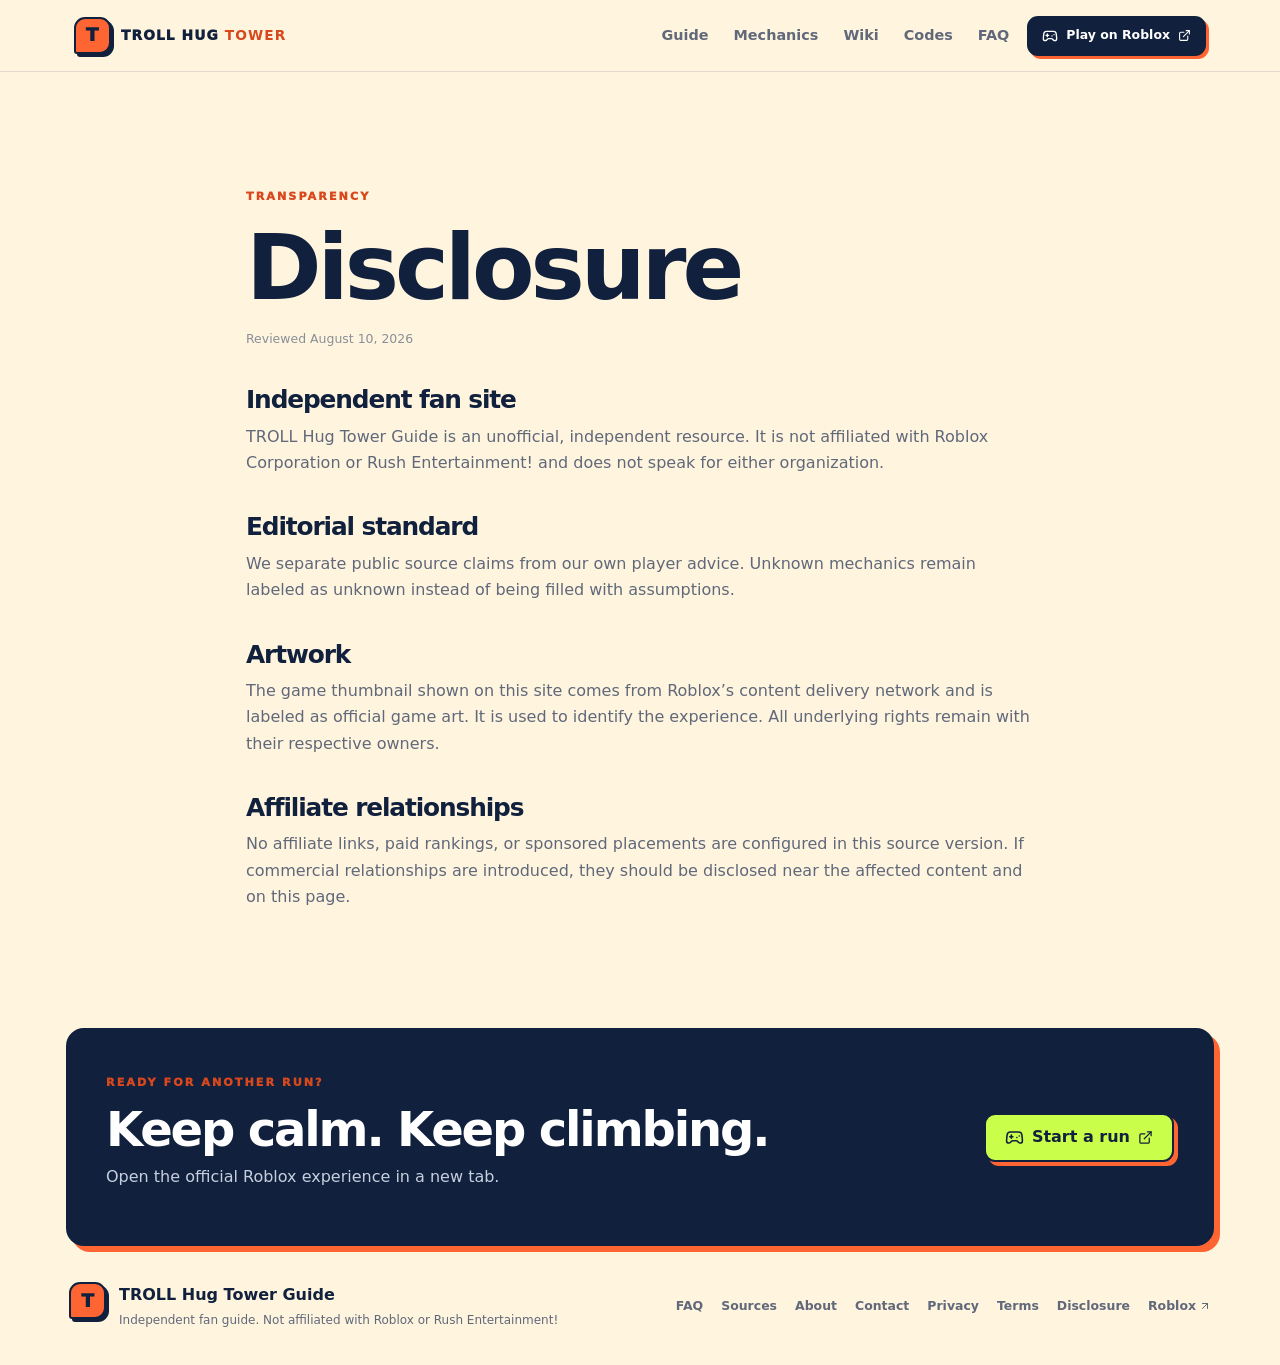
<file: disclosure/index.html>
<!DOCTYPE html><html lang="en"><head><meta charSet="utf-8"/><meta name="viewport" content="width=device-width, initial-scale=1"/><link rel="stylesheet" href="/_next/static/chunks/0kph47~e-.7jf.css" data-precedence="next"/><link rel="preload" as="script" fetchPriority="low" href="/_next/static/chunks/0tjosc5d5mc5-.js"/><script src="/_next/static/chunks/0037m9gpw..r6.js" async=""></script><script src="/_next/static/chunks/0lb28vs8w.3hs.js" async=""></script><script src="/_next/static/chunks/0f9v5zx4aqx9k.js" async=""></script><script src="/_next/static/chunks/turbopack-0t.p49p1cvdat.js" async=""></script><script src="/_next/static/chunks/05tnz4239b_il.js" async=""></script><script src="/_next/static/chunks/0p1ssqxck89fw.js" async=""></script><meta name="theme-color" content="#fff5df"/><meta name="color-scheme" content="light"/><title>Editorial &amp; Affiliate Disclosure | THT Guide</title><meta name="description" content="Independent status, editorial standards, artwork attribution, and affiliate disclosure for TROLL Hug Tower Guide."/><meta name="application-name" content="TROLL Hug Tower Guide"/><link rel="manifest" href="/manifest.webmanifest"/><meta name="robots" content="index, follow"/><link rel="canonical" href="https://trollhugtowerguide.wiki/disclosure/"/><meta property="og:title" content="Editorial &amp; Affiliate Disclosure"/><meta property="og:description" content="Independent status, editorial standards, artwork attribution, and affiliate disclosure for TROLL Hug Tower Guide."/><meta property="og:url" content="https://trollhugtowerguide.wiki/disclosure/"/><meta property="og:site_name" content="TROLL Hug Tower Guide"/><meta property="og:image" content="https://trollhugtowerguide.wiki/og.png"/><meta property="og:image:width" content="1731"/><meta property="og:image:height" content="909"/><meta property="og:image:alt" content="TROLL Hug Tower Guide — climb smart, expect chaos"/><meta property="og:type" content="website"/><meta name="twitter:card" content="summary_large_image"/><meta name="twitter:title" content="Editorial &amp; Affiliate Disclosure"/><meta name="twitter:description" content="Independent status, editorial standards, artwork attribution, and affiliate disclosure for TROLL Hug Tower Guide."/><meta name="twitter:image" content="https://trollhugtowerguide.wiki/og.png"/><link rel="shortcut icon" href="/favicon.svg"/><link rel="icon" href="/favicon.svg"/><script src="/_next/static/chunks/03~yq9q893hmn.js" noModule=""></script></head><body><div hidden=""><!--$--><!--/$--></div><a class="skip-link" href="#main">Skip to content</a><header class="site-header"><div class="nav-wrap"><a class="brand" aria-label="TROLL Hug Tower Guide home" href="/"><span class="brand-mark">T</span><span>TROLL HUG <b>TOWER</b></span></a><nav class="nav-links " aria-label="Main navigation"><a class="" href="/how-to-play/">Guide</a><a class="" href="/mechanics/">Mechanics</a><a class="" href="/wiki/">Wiki</a><a class="" href="/codes/">Codes</a><a class="" href="/faq/">FAQ</a><span class="mobile-play"><a class="button " href="https://www.roblox.com/games/77420985071922/TROLL-Hug-Tower" target="_blank" rel="noopener noreferrer"><svg xmlns="http://www.w3.org/2000/svg" width="19" height="19" viewBox="0 0 24 24" fill="none" stroke="currentColor" stroke-width="2" stroke-linecap="round" stroke-linejoin="round" class="lucide lucide-gamepad2 lucide-gamepad-2" aria-hidden="true"><line x1="6" x2="10" y1="11" y2="11"></line><line x1="8" x2="8" y1="9" y2="13"></line><line x1="15" x2="15.01" y1="12" y2="12"></line><line x1="18" x2="18.01" y1="10" y2="10"></line><path d="M17.32 5H6.68a4 4 0 0 0-3.978 3.59c-.006.052-.01.101-.017.152C2.604 9.416 2 14.456 2 16a3 3 0 0 0 3 3c1 0 1.5-.5 2-1l1.414-1.414A2 2 0 0 1 9.828 16h4.344a2 2 0 0 1 1.414.586L17 18c.5.5 1 1 2 1a3 3 0 0 0 3-3c0-1.545-.604-6.584-.685-7.258-.007-.05-.011-.1-.017-.151A4 4 0 0 0 17.32 5z"></path></svg>Play on Roblox<svg xmlns="http://www.w3.org/2000/svg" width="15" height="15" viewBox="0 0 24 24" fill="none" stroke="currentColor" stroke-width="2" stroke-linecap="round" stroke-linejoin="round" class="lucide lucide-external-link" aria-hidden="true"><path d="M15 3h6v6"></path><path d="M10 14 21 3"></path><path d="M18 13v6a2 2 0 0 1-2 2H5a2 2 0 0 1-2-2V8a2 2 0 0 1 2-2h6"></path></svg></a></span></nav><span class="desktop-play"><a class="button button-small" href="https://www.roblox.com/games/77420985071922/TROLL-Hug-Tower" target="_blank" rel="noopener noreferrer"><svg xmlns="http://www.w3.org/2000/svg" width="16" height="16" viewBox="0 0 24 24" fill="none" stroke="currentColor" stroke-width="2" stroke-linecap="round" stroke-linejoin="round" class="lucide lucide-gamepad2 lucide-gamepad-2" aria-hidden="true"><line x1="6" x2="10" y1="11" y2="11"></line><line x1="8" x2="8" y1="9" y2="13"></line><line x1="15" x2="15.01" y1="12" y2="12"></line><line x1="18" x2="18.01" y1="10" y2="10"></line><path d="M17.32 5H6.68a4 4 0 0 0-3.978 3.59c-.006.052-.01.101-.017.152C2.604 9.416 2 14.456 2 16a3 3 0 0 0 3 3c1 0 1.5-.5 2-1l1.414-1.414A2 2 0 0 1 9.828 16h4.344a2 2 0 0 1 1.414.586L17 18c.5.5 1 1 2 1a3 3 0 0 0 3-3c0-1.545-.604-6.584-.685-7.258-.007-.05-.011-.1-.017-.151A4 4 0 0 0 17.32 5z"></path></svg>Play on Roblox<svg xmlns="http://www.w3.org/2000/svg" width="13" height="13" viewBox="0 0 24 24" fill="none" stroke="currentColor" stroke-width="2" stroke-linecap="round" stroke-linejoin="round" class="lucide lucide-external-link" aria-hidden="true"><path d="M15 3h6v6"></path><path d="M10 14 21 3"></path><path d="M18 13v6a2 2 0 0 1-2 2H5a2 2 0 0 1-2-2V8a2 2 0 0 1 2-2h6"></path></svg></a></span><button class="menu-button" type="button" aria-expanded="false" aria-label="Open navigation"><svg xmlns="http://www.w3.org/2000/svg" width="24" height="24" viewBox="0 0 24 24" fill="none" stroke="currentColor" stroke-width="2" stroke-linecap="round" stroke-linejoin="round" class="lucide lucide-menu" aria-hidden="true"><path d="M4 12h16"></path><path d="M4 18h16"></path><path d="M4 6h16"></path></svg></button></div></header><main id="main"><section class="legal narrow-content"><span class="eyebrow">TRANSPARENCY</span><h1>Disclosure</h1><p class="updated">Reviewed <!-- -->August 10, 2026</p><h2>Independent fan site</h2><p>TROLL Hug Tower Guide is an unofficial, independent resource. It is not affiliated with Roblox Corporation or <!-- -->Rush Entertainment!<!-- --> and does not speak for either organization.</p><h2>Editorial standard</h2><p>We separate public source claims from our own player advice. Unknown mechanics remain labeled as unknown instead of being filled with assumptions.</p><h2>Artwork</h2><p>The game thumbnail shown on this site comes from Roblox’s content delivery network and is labeled as official game art. It is used to identify the experience. All underlying rights remain with their respective owners.</p><h2>Affiliate relationships</h2><p>No affiliate links, paid rankings, or sponsored placements are configured in this source version. If commercial relationships are introduced, they should be disclosed near the affected content and on this page.</p></section><!--$--><!--/$--></main><footer class="site-footer"><div class="footer-cta"><div><span class="eyebrow">READY FOR ANOTHER RUN?</span><h2>Keep calm. Keep climbing.</h2><p>Open the official Roblox experience in a new tab.</p></div><a class="button " href="https://www.roblox.com/games/77420985071922/TROLL-Hug-Tower" target="_blank" rel="noopener noreferrer"><svg xmlns="http://www.w3.org/2000/svg" width="19" height="19" viewBox="0 0 24 24" fill="none" stroke="currentColor" stroke-width="2" stroke-linecap="round" stroke-linejoin="round" class="lucide lucide-gamepad2 lucide-gamepad-2" aria-hidden="true"><line x1="6" x2="10" y1="11" y2="11"></line><line x1="8" x2="8" y1="9" y2="13"></line><line x1="15" x2="15.01" y1="12" y2="12"></line><line x1="18" x2="18.01" y1="10" y2="10"></line><path d="M17.32 5H6.68a4 4 0 0 0-3.978 3.59c-.006.052-.01.101-.017.152C2.604 9.416 2 14.456 2 16a3 3 0 0 0 3 3c1 0 1.5-.5 2-1l1.414-1.414A2 2 0 0 1 9.828 16h4.344a2 2 0 0 1 1.414.586L17 18c.5.5 1 1 2 1a3 3 0 0 0 3-3c0-1.545-.604-6.584-.685-7.258-.007-.05-.011-.1-.017-.151A4 4 0 0 0 17.32 5z"></path></svg>Start a run<svg xmlns="http://www.w3.org/2000/svg" width="15" height="15" viewBox="0 0 24 24" fill="none" stroke="currentColor" stroke-width="2" stroke-linecap="round" stroke-linejoin="round" class="lucide lucide-external-link" aria-hidden="true"><path d="M15 3h6v6"></path><path d="M10 14 21 3"></path><path d="M18 13v6a2 2 0 0 1-2 2H5a2 2 0 0 1-2-2V8a2 2 0 0 1 2-2h6"></path></svg></a></div><div class="footer-row"><div class="footer-brand"><span class="brand-mark">T</span><div><b>TROLL Hug Tower Guide</b><p>Independent fan guide. Not affiliated with Roblox or Rush Entertainment!</p></div></div><nav aria-label="Footer navigation"><a href="/faq/">FAQ</a><a href="/sources/">Sources</a><a href="/about/">About</a><a href="/contact/">Contact</a><a href="/privacy/">Privacy</a><a href="/terms/">Terms</a><a href="/disclosure/">Disclosure</a><a href="https://www.roblox.com" target="_blank" rel="noopener noreferrer">Roblox <svg xmlns="http://www.w3.org/2000/svg" width="12" height="12" viewBox="0 0 24 24" fill="none" stroke="currentColor" stroke-width="2" stroke-linecap="round" stroke-linejoin="round" class="lucide lucide-arrow-up-right" aria-hidden="true"><path d="M7 7h10v10"></path><path d="M7 17 17 7"></path></svg></a></nav></div></footer><script type="application/ld+json">{"@context":"https://schema.org","@graph":[{"@type":"WebSite","name":"TROLL Hug Tower Guide","url":"https://trollhugtowerguide.wiki","description":"Independent player guide and wiki for TROLL Hug Tower on Roblox.","inLanguage":"en","isAccessibleForFree":true},{"@type":"VideoGame","name":"TROLL Hug Tower 😁","url":"https://www.roblox.com/games/77420985071922/TROLL-Hug-Tower","gamePlatform":"Roblox","author":{"@type":"Organization","name":"Rush Entertainment!","url":"https://www.roblox.com/communities/35998478/Rush-Entertainment"}}]}</script><script src="/_next/static/chunks/0tjosc5d5mc5-.js" id="_R_" async=""></script><script>(self.__next_f=self.__next_f||[]).push([0])</script><script>self.__next_f.push([1,"1:\"$Sreact.fragment\"\n2:I[48563,[\"/_next/static/chunks/05tnz4239b_il.js\",\"/_next/static/chunks/0p1ssqxck89fw.js\"],\"SiteHeader\"]\n3:I[14975,[\"/_next/static/chunks/05tnz4239b_il.js\",\"/_next/static/chunks/0p1ssqxck89fw.js\"],\"default\"]\n4:I[77200,[\"/_next/static/chunks/05tnz4239b_il.js\",\"/_next/static/chunks/0p1ssqxck89fw.js\"],\"default\"]\n5:I[81004,[\"/_next/static/chunks/05tnz4239b_il.js\",\"/_next/static/chunks/0p1ssqxck89fw.js\"],\"\"]\nd:I[28674,[\"/_next/static/chunks/05tnz4239b_il.js\",\"/_next/static/chunks/0p1ssqxck89fw.js\"],\"default\",1]\n:HL[\"/_next/static/chunks/0kph47~e-.7jf.css\",\"style\"]\n"])</script><script>self.__next_f.push([1,"0:{\"P\":null,\"c\":[\"\",\"disclosure\",\"\"],\"q\":\"\",\"i\":false,\"f\":[[[\"\",{\"children\":[\"disclosure\",{\"children\":[\"__PAGE__\",{}]}]},\"$undefined\",\"$undefined\",16],[[\"$\",\"$1\",\"c\",{\"children\":[[[\"$\",\"link\",\"0\",{\"rel\":\"stylesheet\",\"href\":\"/_next/static/chunks/0kph47~e-.7jf.css\",\"precedence\":\"next\",\"crossOrigin\":\"$undefined\",\"nonce\":\"$undefined\"}],[\"$\",\"script\",\"script-0\",{\"src\":\"/_next/static/chunks/05tnz4239b_il.js\",\"async\":true,\"nonce\":\"$undefined\"}],[\"$\",\"script\",\"script-1\",{\"src\":\"/_next/static/chunks/0p1ssqxck89fw.js\",\"async\":true,\"nonce\":\"$undefined\"}]],[\"$\",\"html\",null,{\"lang\":\"en\",\"children\":[\"$\",\"body\",null,{\"children\":[[\"$\",\"a\",null,{\"className\":\"skip-link\",\"href\":\"#main\",\"children\":\"Skip to content\"}],[\"$\",\"$L2\",null,{}],[\"$\",\"main\",null,{\"id\":\"main\",\"children\":[\"$\",\"$L3\",null,{\"parallelRouterKey\":\"children\",\"error\":\"$undefined\",\"errorStyles\":\"$undefined\",\"errorScripts\":\"$undefined\",\"template\":[\"$\",\"$L4\",null,{}],\"templateStyles\":\"$undefined\",\"templateScripts\":\"$undefined\",\"notFound\":[[\"$\",\"section\",null,{\"className\":\"empty-page\",\"children\":[[\"$\",\"span\",null,{\"className\":\"sticker\",\"children\":\"404 · MISSED THE PLATFORM\"}],[\"$\",\"h1\",null,{\"children\":\"Back to the checkpoint.\"}],[\"$\",\"p\",null,{\"children\":\"This page is not part of the tower. Return home and choose another route.\"}],[\"$\",\"$L5\",null,{\"className\":\"button\",\"href\":\"/\",\"children\":[[\"$\",\"svg\",null,{\"ref\":\"$undefined\",\"xmlns\":\"http://www.w3.org/2000/svg\",\"width\":18,\"height\":18,\"viewBox\":\"0 0 24 24\",\"fill\":\"none\",\"stroke\":\"currentColor\",\"strokeWidth\":2,\"strokeLinecap\":\"round\",\"strokeLinejoin\":\"round\",\"className\":\"lucide lucide-arrow-left\",\"aria-hidden\":\"true\",\"children\":[[\"$\",\"path\",\"1l729n\",{\"d\":\"m12 19-7-7 7-7\"}],[\"$\",\"path\",\"x3x0zl\",{\"d\":\"M19 12H5\"}],\"$undefined\"]}],\" Back home\"]}]]}],[]],\"forbidden\":\"$undefined\",\"unauthorized\":\"$undefined\"}]}],[\"$\",\"footer\",null,{\"className\":\"site-footer\",\"children\":[[\"$\",\"div\",null,{\"className\":\"footer-cta\",\"children\":[[\"$\",\"div\",null,{\"children\":[[\"$\",\"span\",null,{\"className\":\"eyebrow\",\"children\":\"READY FOR ANOTHER RUN?\"}],[\"$\",\"h2\",null,{\"children\":\"Keep calm. Keep climbing.\"}],[\"$\",\"p\",null,{\"children\":\"Open the official Roblox experience in a new tab.\"}]]}],[\"$\",\"a\",null,{\"className\":\"button \",\"href\":\"https://www.roblox.com/games/77420985071922/TROLL-Hug-Tower\",\"target\":\"_blank\",\"rel\":\"noopener noreferrer\",\"children\":[[\"$\",\"svg\",null,{\"ref\":\"$undefined\",\"xmlns\":\"http://www.w3.org/2000/svg\",\"width\":19,\"height\":19,\"viewBox\":\"0 0 24 24\",\"fill\":\"none\",\"stroke\":\"currentColor\",\"strokeWidth\":2,\"strokeLinecap\":\"round\",\"strokeLinejoin\":\"round\",\"className\":\"lucide lucide-gamepad2 lucide-gamepad-2\",\"aria-hidden\":\"true\",\"children\":[[\"$\",\"line\",\"1gktln\",{\"x1\":\"6\",\"x2\":\"10\",\"y1\":\"11\",\"y2\":\"11\"}],[\"$\",\"line\",\"qnk9ow\",{\"x1\":\"8\",\"x2\":\"8\",\"y1\":\"9\",\"y2\":\"13\"}],[\"$\",\"line\",\"krot7o\",{\"x1\":\"15\",\"x2\":\"15.01\",\"y1\":\"12\",\"y2\":\"12\"}],[\"$\",\"line\",\"1lcuu1\",{\"x1\":\"18\",\"x2\":\"18.01\",\"y1\":\"10\",\"y2\":\"10\"}],[\"$\",\"path\",\"mfqc10\",{\"d\":\"M17.32 5H6.68a4 4 0 0 0-3.978 3.59c-.006.052-.01.101-.017.152C2.604 9.416 2 14.456 2 16a3 3 0 0 0 3 3c1 0 1.5-.5 2-1l1.414-1.414A2 2 0 0 1 9.828 16h4.344a2 2 0 0 1 1.414.586L17 18c.5.5 1 1 2 1a3 3 0 0 0 3-3c0-1.545-.604-6.584-.685-7.258-.007-.05-.011-.1-.017-.151A4 4 0 0 0 17.32 5z\"}],\"$undefined\"]}],\"Start a run\",[\"$\",\"svg\",null,{\"ref\":\"$undefined\",\"xmlns\":\"http://www.w3.org/2000/svg\",\"width\":15,\"height\":15,\"viewBox\":\"0 0 24 24\",\"fill\":\"none\",\"stroke\":\"currentColor\",\"strokeWidth\":2,\"strokeLinecap\":\"round\",\"strokeLinejoin\":\"round\",\"className\":\"lucide lucide-external-link\",\"aria-hidden\":\"true\",\"children\":[[\"$\",\"path\",\"1q9fwt\",{\"d\":\"M15 3h6v6\"}],[\"$\",\"path\",\"gplh6r\",{\"d\":\"M10 14 21 3\"}],[\"$\",\"path\",\"a6xqqp\",{\"d\":\"M18 13v6a2 2 0 0 1-2 2H5a2 2 0 0 1-2-2V8a2 2 0 0 1 2-2h6\"}],\"$undefined\"]}]]}]]}],[\"$\",\"div\",null,{\"className\":\"footer-row\",\"children\":[[\"$\",\"div\",null,{\"className\":\"footer-brand\",\"children\":[[\"$\",\"span\",null,{\"className\":\"brand-mark\",\"children\":\"T\"}],[\"$\",\"div\",null,{\"children\":[[\"$\",\"b\",null,{\"children\":\"TROLL Hug Tower Guide\"}],[\"$\",\"p\",null,{\"children\":\"Independent fan guide. Not affiliated with Roblox or Rush Entertainment!\"}]]}]]}],[\"$\",\"nav\",null,{\"aria-label\":\"Footer navigation\",\"children\":[[[\"$\",\"$L5\",\"/faq\",{\"href\":\"/faq\",\"children\":\"FAQ\"}],[\"$\",\"$L5\",\"/sources\",{\"href\":\"/sources\",\"children\":\"Sources\"}],[\"$\",\"$L5\",\"/about\",{\"href\":\"/about\",\"children\":\"About\"}],[\"$\",\"$L5\",\"/contact\",{\"href\":\"/contact\",\"children\":\"Contact\"}],[\"$\",\"$L5\",\"/privacy\",{\"href\":\"/privacy\",\"children\":\"Privacy\"}],[\"$\",\"$L5\",\"/terms\",{\"href\":\"/terms\",\"children\":\"Terms\"}],[\"$\",\"$L5\",\"/disclosure\",{\"href\":\"/disclosure\",\"children\":\"Disclosure\"}]],[\"$\",\"a\",null,{\"href\":\"https://www.roblox.com\",\"target\":\"_blank\",\"rel\":\"noopener noreferrer\",\"children\":[\"Roblox \",[\"$\",\"svg\",null,{\"ref\":\"$undefined\",\"xmlns\":\"http://www.w3.org/2000/svg\",\"width\":12,\"height\":12,\"viewBox\":\"0 0 24 24\",\"fill\":\"none\",\"stroke\":\"currentColor\",\"strokeWidth\":2,\"strokeLinecap\":\"round\",\"strokeLinejoin\":\"round\",\"className\":\"lucide lucide-arrow-up-right\",\"aria-hidden\":\"true\",\"children\":[\"$L6\",\"$L7\",\"$undefined\"]}]]}]]}]]}]]}],\"$L8\"]}]}]]}],{\"children\":[\"$L9\",{\"children\":[\"$La\",{},null,false,null]},null,false,\"$@b\"]},null,false,null],\"$Lc\",false]],\"m\":\"$undefined\",\"G\":[\"$d\",[\"$Le\"]],\"S\":true,\"h\":null,\"s\":\"$undefined\",\"l\":\"$undefined\",\"p\":\"$undefined\",\"d\":\"$undefined\",\"b\":\"alORFlDnJy-calxNZ7yRD\"}\n"])</script><script>self.__next_f.push([1,"f:I[92446,[\"/_next/static/chunks/05tnz4239b_il.js\",\"/_next/static/chunks/0p1ssqxck89fw.js\"],\"OutletBoundary\"]\n10:\"$Sreact.suspense\"\n13:I[92446,[\"/_next/static/chunks/05tnz4239b_il.js\",\"/_next/static/chunks/0p1ssqxck89fw.js\"],\"ViewportBoundary\"]\n15:I[92446,[\"/_next/static/chunks/05tnz4239b_il.js\",\"/_next/static/chunks/0p1ssqxck89fw.js\"],\"MetadataBoundary\"]\n6:[\"$\",\"path\",\"1tivn9\",{\"d\":\"M7 7h10v10\"}]\n7:[\"$\",\"path\",\"1vkiza\",{\"d\":\"M7 17 17 7\"}]\n8:[\"$\",\"script\",null,{\"type\":\"application/ld+json\",\"dangerouslySetInnerHTML\":{\"__html\":\"{\\\"@context\\\":\\\"https://schema.org\\\",\\\"@graph\\\":[{\\\"@type\\\":\\\"WebSite\\\",\\\"name\\\":\\\"TROLL Hug Tower Guide\\\",\\\"url\\\":\\\"https://trollhugtowerguide.wiki\\\",\\\"description\\\":\\\"Independent player guide and wiki for TROLL Hug Tower on Roblox.\\\",\\\"inLanguage\\\":\\\"en\\\",\\\"isAccessibleForFree\\\":true},{\\\"@type\\\":\\\"VideoGame\\\",\\\"name\\\":\\\"TROLL Hug Tower 😁\\\",\\\"url\\\":\\\"https://www.roblox.com/games/77420985071922/TROLL-Hug-Tower\\\",\\\"gamePlatform\\\":\\\"Roblox\\\",\\\"author\\\":{\\\"@type\\\":\\\"Organization\\\",\\\"name\\\":\\\"Rush Entertainment!\\\",\\\"url\\\":\\\"https://www.roblox.com/communities/35998478/Rush-Entertainment\\\"}}]}\"}}]\n9:[\"$\",\"$1\",\"c\",{\"children\":[null,[\"$\",\"$L3\",null,{\"parallelRouterKey\":\"children\",\"error\":\"$undefined\",\"errorStyles\":\"$undefined\",\"errorScripts\":\"$undefined\",\"template\":[\"$\",\"$L4\",null,{}],\"templateStyles\":\"$undefined\",\"templateScripts\":\"$undefined\",\"notFound\":\"$undefined\",\"forbidden\":\"$undefined\",\"unauthorized\":\"$undefined\"}]]}]\n"])</script><script>self.__next_f.push([1,"a:[\"$\",\"$1\",\"c\",{\"children\":[[\"$\",\"section\",null,{\"className\":\"legal narrow-content\",\"children\":[[\"$\",\"span\",null,{\"className\":\"eyebrow\",\"children\":\"TRANSPARENCY\"}],[\"$\",\"h1\",null,{\"children\":\"Disclosure\"}],[\"$\",\"p\",null,{\"className\":\"updated\",\"children\":[\"Reviewed \",\"August 10, 2026\"]}],[\"$\",\"h2\",null,{\"children\":\"Independent fan site\"}],[\"$\",\"p\",null,{\"children\":[\"TROLL Hug Tower Guide is an unofficial, independent resource. It is not affiliated with Roblox Corporation or \",\"Rush Entertainment!\",\" and does not speak for either organization.\"]}],[\"$\",\"h2\",null,{\"children\":\"Editorial standard\"}],[\"$\",\"p\",null,{\"children\":\"We separate public source claims from our own player advice. Unknown mechanics remain labeled as unknown instead of being filled with assumptions.\"}],[\"$\",\"h2\",null,{\"children\":\"Artwork\"}],[\"$\",\"p\",null,{\"children\":\"The game thumbnail shown on this site comes from Roblox’s content delivery network and is labeled as official game art. It is used to identify the experience. All underlying rights remain with their respective owners.\"}],[\"$\",\"h2\",null,{\"children\":\"Affiliate relationships\"}],[\"$\",\"p\",null,{\"children\":\"No affiliate links, paid rankings, or sponsored placements are configured in this source version. If commercial relationships are introduced, they should be disclosed near the affected content and on this page.\"}]]}],null,[\"$\",\"$Lf\",null,{\"children\":[\"$\",\"$10\",null,{\"name\":\"Next.MetadataOutlet\",\"children\":\"$@11\"}]}]]}]\n"])</script><script>self.__next_f.push([1,"12:[]\nb:\"$W12\"\nc:[\"$\",\"$1\",\"h\",{\"children\":[null,[\"$\",\"$L13\",null,{\"children\":\"$L14\"}],[\"$\",\"div\",null,{\"hidden\":true,\"children\":[\"$\",\"$L15\",null,{\"children\":[\"$\",\"$10\",null,{\"name\":\"Next.Metadata\",\"children\":\"$L16\"}]}]}],null]}]\ne:[\"$\",\"link\",\"0\",{\"rel\":\"stylesheet\",\"href\":\"/_next/static/chunks/0kph47~e-.7jf.css\",\"precedence\":\"next\",\"crossOrigin\":\"$undefined\",\"nonce\":\"$undefined\"}]\n"])</script><script>self.__next_f.push([1,"14:[[\"$\",\"meta\",\"0\",{\"charSet\":\"utf-8\"}],[\"$\",\"meta\",\"1\",{\"name\":\"viewport\",\"content\":\"width=device-width, initial-scale=1\"}],[\"$\",\"meta\",\"2\",{\"name\":\"theme-color\",\"content\":\"#fff5df\"}],[\"$\",\"meta\",\"3\",{\"name\":\"color-scheme\",\"content\":\"light\"}]]\n"])</script><script>self.__next_f.push([1,"17:I[79450,[\"/_next/static/chunks/05tnz4239b_il.js\",\"/_next/static/chunks/0p1ssqxck89fw.js\"],\"IconMark\"]\n11:null\n"])</script><script>self.__next_f.push([1,"16:[[\"$\",\"title\",\"0\",{\"children\":\"Editorial \u0026 Affiliate Disclosure | THT Guide\"}],[\"$\",\"meta\",\"1\",{\"name\":\"description\",\"content\":\"Independent status, editorial standards, artwork attribution, and affiliate disclosure for TROLL Hug Tower Guide.\"}],[\"$\",\"meta\",\"2\",{\"name\":\"application-name\",\"content\":\"TROLL Hug Tower Guide\"}],[\"$\",\"link\",\"3\",{\"rel\":\"manifest\",\"href\":\"/manifest.webmanifest\",\"crossOrigin\":\"$undefined\"}],[\"$\",\"meta\",\"4\",{\"name\":\"robots\",\"content\":\"index, follow\"}],[\"$\",\"link\",\"5\",{\"rel\":\"canonical\",\"href\":\"https://trollhugtowerguide.wiki/disclosure/\"}],[\"$\",\"meta\",\"6\",{\"property\":\"og:title\",\"content\":\"Editorial \u0026 Affiliate Disclosure\"}],[\"$\",\"meta\",\"7\",{\"property\":\"og:description\",\"content\":\"Independent status, editorial standards, artwork attribution, and affiliate disclosure for TROLL Hug Tower Guide.\"}],[\"$\",\"meta\",\"8\",{\"property\":\"og:url\",\"content\":\"https://trollhugtowerguide.wiki/disclosure/\"}],[\"$\",\"meta\",\"9\",{\"property\":\"og:site_name\",\"content\":\"TROLL Hug Tower Guide\"}],[\"$\",\"meta\",\"10\",{\"property\":\"og:image\",\"content\":\"https://trollhugtowerguide.wiki/og.png\"}],[\"$\",\"meta\",\"11\",{\"property\":\"og:image:width\",\"content\":\"1731\"}],[\"$\",\"meta\",\"12\",{\"property\":\"og:image:height\",\"content\":\"909\"}],[\"$\",\"meta\",\"13\",{\"property\":\"og:image:alt\",\"content\":\"TROLL Hug Tower Guide — climb smart, expect chaos\"}],[\"$\",\"meta\",\"14\",{\"property\":\"og:type\",\"content\":\"website\"}],[\"$\",\"meta\",\"15\",{\"name\":\"twitter:card\",\"content\":\"summary_large_image\"}],[\"$\",\"meta\",\"16\",{\"name\":\"twitter:title\",\"content\":\"Editorial \u0026 Affiliate Disclosure\"}],[\"$\",\"meta\",\"17\",{\"name\":\"twitter:description\",\"content\":\"Independent status, editorial standards, artwork attribution, and affiliate disclosure for TROLL Hug Tower Guide.\"}],[\"$\",\"meta\",\"18\",{\"name\":\"twitter:image\",\"content\":\"https://trollhugtowerguide.wiki/og.png\"}],[\"$\",\"link\",\"19\",{\"rel\":\"shortcut icon\",\"href\":\"/favicon.svg\"}],[\"$\",\"link\",\"20\",{\"rel\":\"icon\",\"href\":\"/favicon.svg\"}],[\"$\",\"$L17\",\"21\",{}]]\n"])</script></body></html>
</file>
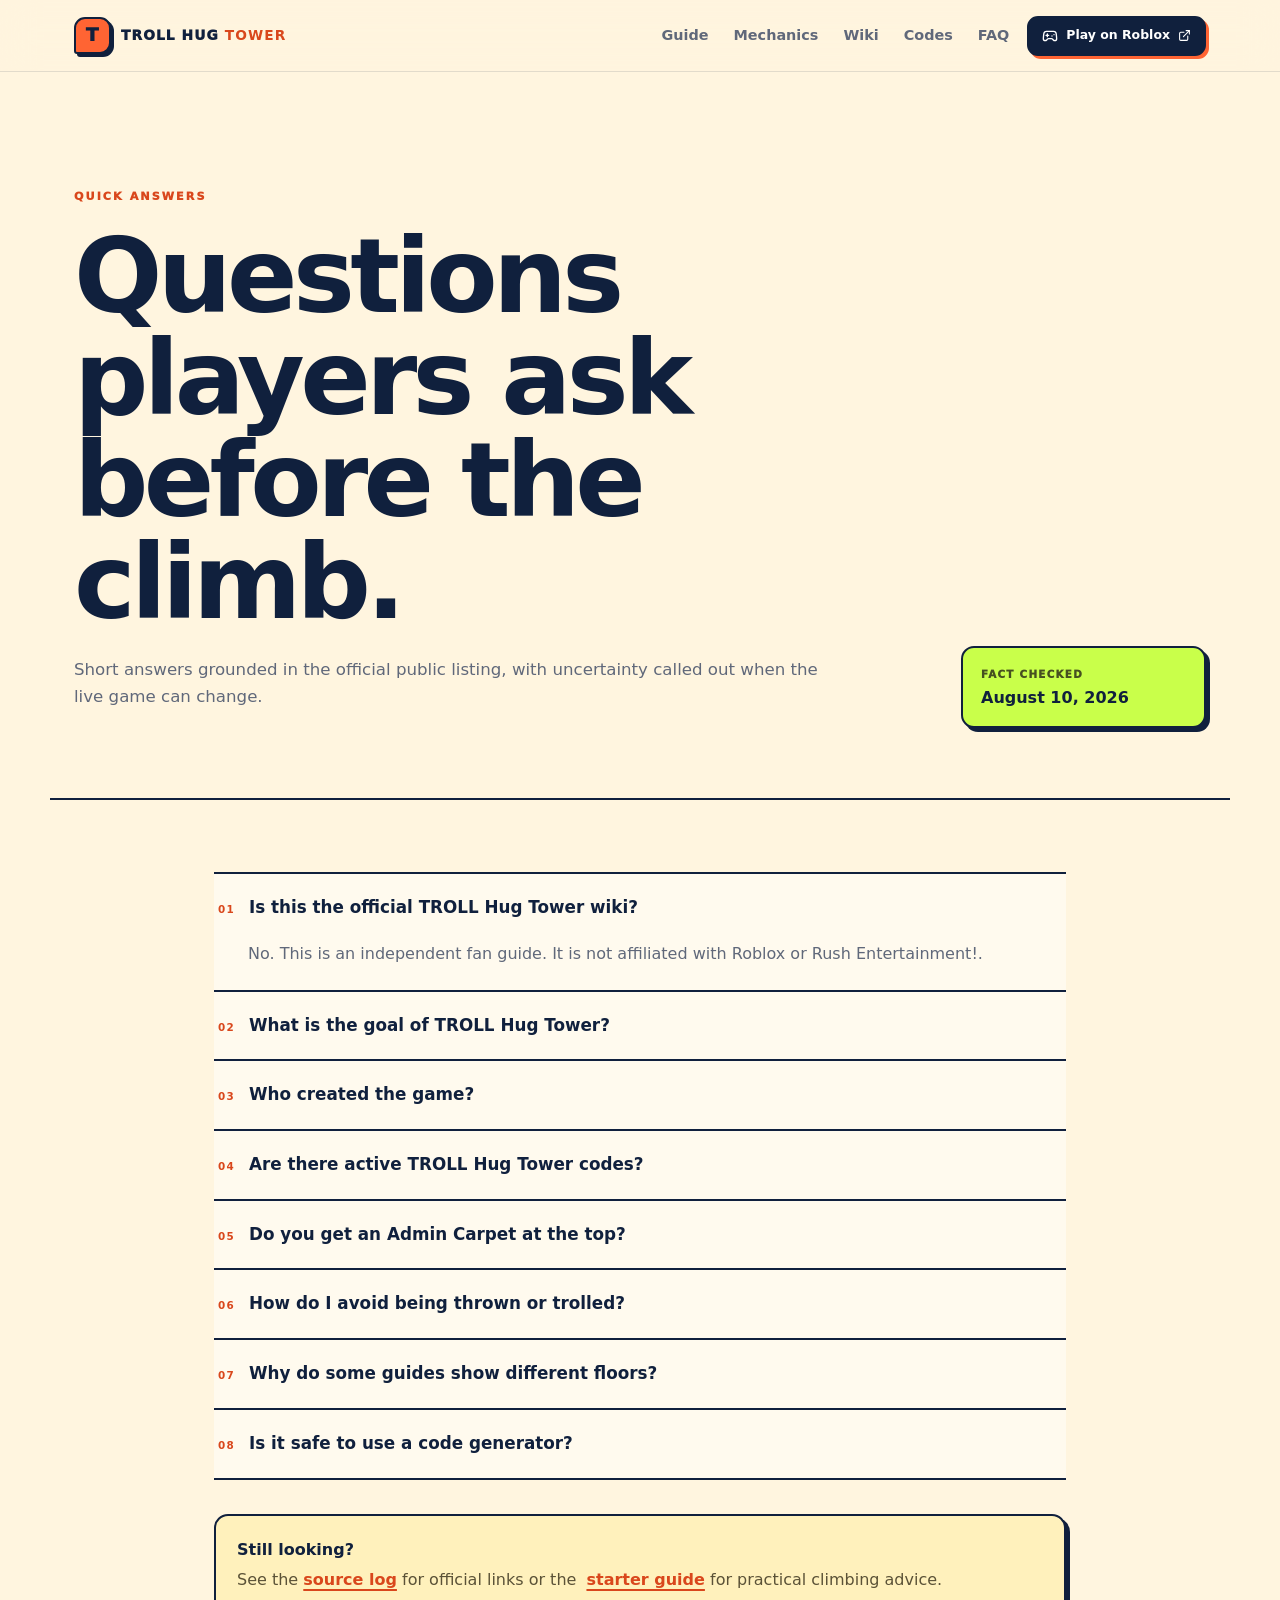
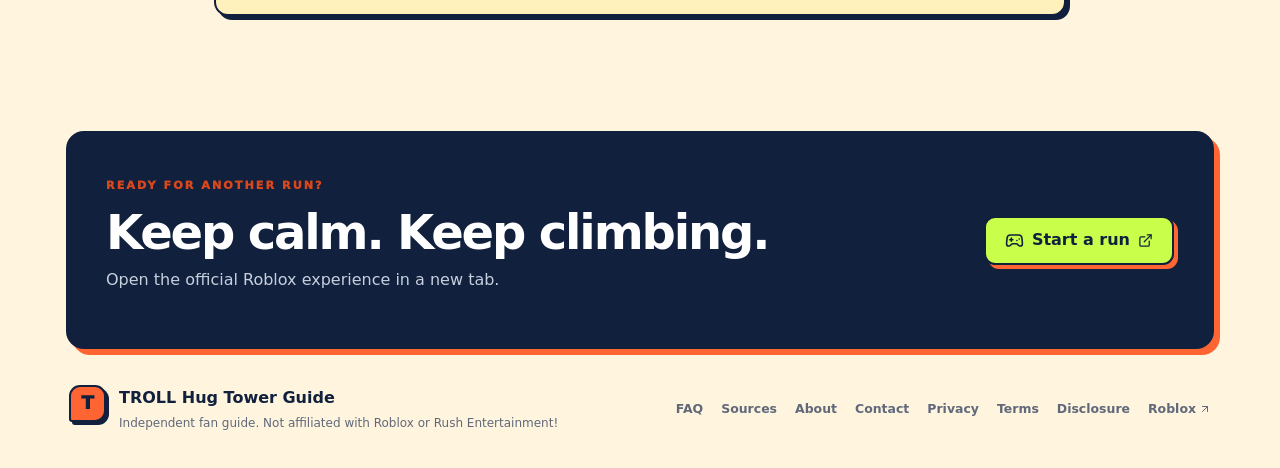
<file: faq/index.html>
<!DOCTYPE html><html lang="en"><head><meta charSet="utf-8"/><meta name="viewport" content="width=device-width, initial-scale=1"/><link rel="stylesheet" href="/_next/static/chunks/0kph47~e-.7jf.css" data-precedence="next"/><link rel="preload" as="script" fetchPriority="low" href="/_next/static/chunks/0tjosc5d5mc5-.js"/><script src="/_next/static/chunks/0037m9gpw..r6.js" async=""></script><script src="/_next/static/chunks/0lb28vs8w.3hs.js" async=""></script><script src="/_next/static/chunks/0f9v5zx4aqx9k.js" async=""></script><script src="/_next/static/chunks/turbopack-0t.p49p1cvdat.js" async=""></script><script src="/_next/static/chunks/05tnz4239b_il.js" async=""></script><script src="/_next/static/chunks/0p1ssqxck89fw.js" async=""></script><meta name="theme-color" content="#fff5df"/><meta name="color-scheme" content="light"/><title>TROLL Hug Tower FAQ | THT Guide</title><meta name="description" content="Answers to common TROLL Hug Tower questions about the goal, creator, codes, rewards, safety, and this independent guide."/><meta name="application-name" content="TROLL Hug Tower Guide"/><link rel="manifest" href="/manifest.webmanifest"/><meta name="robots" content="index, follow"/><link rel="canonical" href="https://trollhugtowerguide.wiki/faq/"/><meta property="og:title" content="TROLL Hug Tower FAQ"/><meta property="og:description" content="Answers to common TROLL Hug Tower questions about the goal, creator, codes, rewards, safety, and this independent guide."/><meta property="og:url" content="https://trollhugtowerguide.wiki/faq/"/><meta property="og:site_name" content="TROLL Hug Tower Guide"/><meta property="og:image" content="https://trollhugtowerguide.wiki/og.png"/><meta property="og:image:width" content="1731"/><meta property="og:image:height" content="909"/><meta property="og:image:alt" content="TROLL Hug Tower Guide — climb smart, expect chaos"/><meta property="og:type" content="website"/><meta name="twitter:card" content="summary_large_image"/><meta name="twitter:title" content="TROLL Hug Tower FAQ"/><meta name="twitter:description" content="Answers to common TROLL Hug Tower questions about the goal, creator, codes, rewards, safety, and this independent guide."/><meta name="twitter:image" content="https://trollhugtowerguide.wiki/og.png"/><link rel="shortcut icon" href="/favicon.svg"/><link rel="icon" href="/favicon.svg"/><script src="/_next/static/chunks/03~yq9q893hmn.js" noModule=""></script></head><body><div hidden=""><!--$--><!--/$--></div><a class="skip-link" href="#main">Skip to content</a><header class="site-header"><div class="nav-wrap"><a class="brand" aria-label="TROLL Hug Tower Guide home" href="/"><span class="brand-mark">T</span><span>TROLL HUG <b>TOWER</b></span></a><nav class="nav-links " aria-label="Main navigation"><a class="" href="/how-to-play/">Guide</a><a class="" href="/mechanics/">Mechanics</a><a class="" href="/wiki/">Wiki</a><a class="" href="/codes/">Codes</a><a class="" href="/faq/">FAQ</a><span class="mobile-play"><a class="button " href="https://www.roblox.com/games/77420985071922/TROLL-Hug-Tower" target="_blank" rel="noopener noreferrer"><svg xmlns="http://www.w3.org/2000/svg" width="19" height="19" viewBox="0 0 24 24" fill="none" stroke="currentColor" stroke-width="2" stroke-linecap="round" stroke-linejoin="round" class="lucide lucide-gamepad2 lucide-gamepad-2" aria-hidden="true"><line x1="6" x2="10" y1="11" y2="11"></line><line x1="8" x2="8" y1="9" y2="13"></line><line x1="15" x2="15.01" y1="12" y2="12"></line><line x1="18" x2="18.01" y1="10" y2="10"></line><path d="M17.32 5H6.68a4 4 0 0 0-3.978 3.59c-.006.052-.01.101-.017.152C2.604 9.416 2 14.456 2 16a3 3 0 0 0 3 3c1 0 1.5-.5 2-1l1.414-1.414A2 2 0 0 1 9.828 16h4.344a2 2 0 0 1 1.414.586L17 18c.5.5 1 1 2 1a3 3 0 0 0 3-3c0-1.545-.604-6.584-.685-7.258-.007-.05-.011-.1-.017-.151A4 4 0 0 0 17.32 5z"></path></svg>Play on Roblox<svg xmlns="http://www.w3.org/2000/svg" width="15" height="15" viewBox="0 0 24 24" fill="none" stroke="currentColor" stroke-width="2" stroke-linecap="round" stroke-linejoin="round" class="lucide lucide-external-link" aria-hidden="true"><path d="M15 3h6v6"></path><path d="M10 14 21 3"></path><path d="M18 13v6a2 2 0 0 1-2 2H5a2 2 0 0 1-2-2V8a2 2 0 0 1 2-2h6"></path></svg></a></span></nav><span class="desktop-play"><a class="button button-small" href="https://www.roblox.com/games/77420985071922/TROLL-Hug-Tower" target="_blank" rel="noopener noreferrer"><svg xmlns="http://www.w3.org/2000/svg" width="16" height="16" viewBox="0 0 24 24" fill="none" stroke="currentColor" stroke-width="2" stroke-linecap="round" stroke-linejoin="round" class="lucide lucide-gamepad2 lucide-gamepad-2" aria-hidden="true"><line x1="6" x2="10" y1="11" y2="11"></line><line x1="8" x2="8" y1="9" y2="13"></line><line x1="15" x2="15.01" y1="12" y2="12"></line><line x1="18" x2="18.01" y1="10" y2="10"></line><path d="M17.32 5H6.68a4 4 0 0 0-3.978 3.59c-.006.052-.01.101-.017.152C2.604 9.416 2 14.456 2 16a3 3 0 0 0 3 3c1 0 1.5-.5 2-1l1.414-1.414A2 2 0 0 1 9.828 16h4.344a2 2 0 0 1 1.414.586L17 18c.5.5 1 1 2 1a3 3 0 0 0 3-3c0-1.545-.604-6.584-.685-7.258-.007-.05-.011-.1-.017-.151A4 4 0 0 0 17.32 5z"></path></svg>Play on Roblox<svg xmlns="http://www.w3.org/2000/svg" width="13" height="13" viewBox="0 0 24 24" fill="none" stroke="currentColor" stroke-width="2" stroke-linecap="round" stroke-linejoin="round" class="lucide lucide-external-link" aria-hidden="true"><path d="M15 3h6v6"></path><path d="M10 14 21 3"></path><path d="M18 13v6a2 2 0 0 1-2 2H5a2 2 0 0 1-2-2V8a2 2 0 0 1 2-2h6"></path></svg></a></span><button class="menu-button" type="button" aria-expanded="false" aria-label="Open navigation"><svg xmlns="http://www.w3.org/2000/svg" width="24" height="24" viewBox="0 0 24 24" fill="none" stroke="currentColor" stroke-width="2" stroke-linecap="round" stroke-linejoin="round" class="lucide lucide-menu" aria-hidden="true"><path d="M4 12h16"></path><path d="M4 18h16"></path><path d="M4 6h16"></path></svg></button></div></header><main id="main"><section class="page-hero"><div><span class="eyebrow">QUICK ANSWERS</span><h1>Questions players ask before the climb.</h1><p>Short answers grounded in the official public listing, with uncertainty called out when the live game can change.</p></div><div class="page-hero-aside"><div class="aside-card"><span>FACT CHECKED</span><b>August 10, 2026</b></div></div></section><section class="content faq-page"><div class="faq-list"><details open=""><summary><span>0<!-- -->1</span>Is this the official TROLL Hug Tower wiki?</summary><p>No. This is an independent fan guide. It is not affiliated with Roblox or Rush Entertainment!.</p></details><details><summary><span>0<!-- -->2</span>What is the goal of TROLL Hug Tower?</summary><p>The public game description presents the goal as climbing toward the top while players hug, throw, troll, and compete with friends.</p></details><details><summary><span>0<!-- -->3</span>Who created the game?</summary><p>The official listing attributes the exact experience covered here—place ID 77420985071922—to Rush Entertainment!.</p></details><details><summary><span>0<!-- -->4</span>Are there active TROLL Hug Tower codes?</summary><p>We have not verified an official public code system for this exact experience. We do not publish strings copied from unrelated games.</p></details><details><summary><span>0<!-- -->5</span>Do you get an Admin Carpet at the top?</summary><p>The official description refers to a free Admin Carpet, but current reward conditions can change. Check the live experience and official listing instead of treating this guide as a guarantee.</p></details><details><summary><span>0<!-- -->6</span>How do I avoid being thrown or trolled?</summary><p>Leave space around other players near edges, wait for crowds to move ahead, and choose your own jump timing. These are editorial player tips, not hidden-mechanic claims.</p></details><details><summary><span>0<!-- -->7</span>Why do some guides show different floors?</summary><p>The official description says updates can add levels and tools. Older videos may show a different version, and similarly named Roblox experiences can also cause confusion.</p></details><details><summary><span>0<!-- -->8</span>Is it safe to use a code generator?</summary><p>No. Never share your Roblox password, session cookie, or recovery code. Use only clearly documented official redemption flows.</p></details></div><div class="notice"><b>Still looking?</b><p>See the <a class="text-link" href="/sources/">source log</a> for official links or the <a class="text-link" href="/how-to-play/">starter guide</a> for practical climbing advice.</p></div></section><!--$--><!--/$--></main><footer class="site-footer"><div class="footer-cta"><div><span class="eyebrow">READY FOR ANOTHER RUN?</span><h2>Keep calm. Keep climbing.</h2><p>Open the official Roblox experience in a new tab.</p></div><a class="button " href="https://www.roblox.com/games/77420985071922/TROLL-Hug-Tower" target="_blank" rel="noopener noreferrer"><svg xmlns="http://www.w3.org/2000/svg" width="19" height="19" viewBox="0 0 24 24" fill="none" stroke="currentColor" stroke-width="2" stroke-linecap="round" stroke-linejoin="round" class="lucide lucide-gamepad2 lucide-gamepad-2" aria-hidden="true"><line x1="6" x2="10" y1="11" y2="11"></line><line x1="8" x2="8" y1="9" y2="13"></line><line x1="15" x2="15.01" y1="12" y2="12"></line><line x1="18" x2="18.01" y1="10" y2="10"></line><path d="M17.32 5H6.68a4 4 0 0 0-3.978 3.59c-.006.052-.01.101-.017.152C2.604 9.416 2 14.456 2 16a3 3 0 0 0 3 3c1 0 1.5-.5 2-1l1.414-1.414A2 2 0 0 1 9.828 16h4.344a2 2 0 0 1 1.414.586L17 18c.5.5 1 1 2 1a3 3 0 0 0 3-3c0-1.545-.604-6.584-.685-7.258-.007-.05-.011-.1-.017-.151A4 4 0 0 0 17.32 5z"></path></svg>Start a run<svg xmlns="http://www.w3.org/2000/svg" width="15" height="15" viewBox="0 0 24 24" fill="none" stroke="currentColor" stroke-width="2" stroke-linecap="round" stroke-linejoin="round" class="lucide lucide-external-link" aria-hidden="true"><path d="M15 3h6v6"></path><path d="M10 14 21 3"></path><path d="M18 13v6a2 2 0 0 1-2 2H5a2 2 0 0 1-2-2V8a2 2 0 0 1 2-2h6"></path></svg></a></div><div class="footer-row"><div class="footer-brand"><span class="brand-mark">T</span><div><b>TROLL Hug Tower Guide</b><p>Independent fan guide. Not affiliated with Roblox or Rush Entertainment!</p></div></div><nav aria-label="Footer navigation"><a href="/faq/">FAQ</a><a href="/sources/">Sources</a><a href="/about/">About</a><a href="/contact/">Contact</a><a href="/privacy/">Privacy</a><a href="/terms/">Terms</a><a href="/disclosure/">Disclosure</a><a href="https://www.roblox.com" target="_blank" rel="noopener noreferrer">Roblox <svg xmlns="http://www.w3.org/2000/svg" width="12" height="12" viewBox="0 0 24 24" fill="none" stroke="currentColor" stroke-width="2" stroke-linecap="round" stroke-linejoin="round" class="lucide lucide-arrow-up-right" aria-hidden="true"><path d="M7 7h10v10"></path><path d="M7 17 17 7"></path></svg></a></nav></div></footer><script type="application/ld+json">{"@context":"https://schema.org","@graph":[{"@type":"WebSite","name":"TROLL Hug Tower Guide","url":"https://trollhugtowerguide.wiki","description":"Independent player guide and wiki for TROLL Hug Tower on Roblox.","inLanguage":"en","isAccessibleForFree":true},{"@type":"VideoGame","name":"TROLL Hug Tower 😁","url":"https://www.roblox.com/games/77420985071922/TROLL-Hug-Tower","gamePlatform":"Roblox","author":{"@type":"Organization","name":"Rush Entertainment!","url":"https://www.roblox.com/communities/35998478/Rush-Entertainment"}}]}</script><script src="/_next/static/chunks/0tjosc5d5mc5-.js" id="_R_" async=""></script><script>(self.__next_f=self.__next_f||[]).push([0])</script><script>self.__next_f.push([1,"1:\"$Sreact.fragment\"\n2:I[48563,[\"/_next/static/chunks/05tnz4239b_il.js\",\"/_next/static/chunks/0p1ssqxck89fw.js\"],\"SiteHeader\"]\n3:I[14975,[\"/_next/static/chunks/05tnz4239b_il.js\",\"/_next/static/chunks/0p1ssqxck89fw.js\"],\"default\"]\n4:I[77200,[\"/_next/static/chunks/05tnz4239b_il.js\",\"/_next/static/chunks/0p1ssqxck89fw.js\"],\"default\"]\n5:I[81004,[\"/_next/static/chunks/05tnz4239b_il.js\",\"/_next/static/chunks/0p1ssqxck89fw.js\"],\"\"]\nd:I[28674,[\"/_next/static/chunks/05tnz4239b_il.js\",\"/_next/static/chunks/0p1ssqxck89fw.js\"],\"default\",1]\n:HL[\"/_next/static/chunks/0kph47~e-.7jf.css\",\"style\"]\n"])</script><script>self.__next_f.push([1,"0:{\"P\":null,\"c\":[\"\",\"faq\",\"\"],\"q\":\"\",\"i\":false,\"f\":[[[\"\",{\"children\":[\"faq\",{\"children\":[\"__PAGE__\",{}]}]},\"$undefined\",\"$undefined\",16],[[\"$\",\"$1\",\"c\",{\"children\":[[[\"$\",\"link\",\"0\",{\"rel\":\"stylesheet\",\"href\":\"/_next/static/chunks/0kph47~e-.7jf.css\",\"precedence\":\"next\",\"crossOrigin\":\"$undefined\",\"nonce\":\"$undefined\"}],[\"$\",\"script\",\"script-0\",{\"src\":\"/_next/static/chunks/05tnz4239b_il.js\",\"async\":true,\"nonce\":\"$undefined\"}],[\"$\",\"script\",\"script-1\",{\"src\":\"/_next/static/chunks/0p1ssqxck89fw.js\",\"async\":true,\"nonce\":\"$undefined\"}]],[\"$\",\"html\",null,{\"lang\":\"en\",\"children\":[\"$\",\"body\",null,{\"children\":[[\"$\",\"a\",null,{\"className\":\"skip-link\",\"href\":\"#main\",\"children\":\"Skip to content\"}],[\"$\",\"$L2\",null,{}],[\"$\",\"main\",null,{\"id\":\"main\",\"children\":[\"$\",\"$L3\",null,{\"parallelRouterKey\":\"children\",\"error\":\"$undefined\",\"errorStyles\":\"$undefined\",\"errorScripts\":\"$undefined\",\"template\":[\"$\",\"$L4\",null,{}],\"templateStyles\":\"$undefined\",\"templateScripts\":\"$undefined\",\"notFound\":[[\"$\",\"section\",null,{\"className\":\"empty-page\",\"children\":[[\"$\",\"span\",null,{\"className\":\"sticker\",\"children\":\"404 · MISSED THE PLATFORM\"}],[\"$\",\"h1\",null,{\"children\":\"Back to the checkpoint.\"}],[\"$\",\"p\",null,{\"children\":\"This page is not part of the tower. Return home and choose another route.\"}],[\"$\",\"$L5\",null,{\"className\":\"button\",\"href\":\"/\",\"children\":[[\"$\",\"svg\",null,{\"ref\":\"$undefined\",\"xmlns\":\"http://www.w3.org/2000/svg\",\"width\":18,\"height\":18,\"viewBox\":\"0 0 24 24\",\"fill\":\"none\",\"stroke\":\"currentColor\",\"strokeWidth\":2,\"strokeLinecap\":\"round\",\"strokeLinejoin\":\"round\",\"className\":\"lucide lucide-arrow-left\",\"aria-hidden\":\"true\",\"children\":[[\"$\",\"path\",\"1l729n\",{\"d\":\"m12 19-7-7 7-7\"}],[\"$\",\"path\",\"x3x0zl\",{\"d\":\"M19 12H5\"}],\"$undefined\"]}],\" Back home\"]}]]}],[]],\"forbidden\":\"$undefined\",\"unauthorized\":\"$undefined\"}]}],[\"$\",\"footer\",null,{\"className\":\"site-footer\",\"children\":[[\"$\",\"div\",null,{\"className\":\"footer-cta\",\"children\":[[\"$\",\"div\",null,{\"children\":[[\"$\",\"span\",null,{\"className\":\"eyebrow\",\"children\":\"READY FOR ANOTHER RUN?\"}],[\"$\",\"h2\",null,{\"children\":\"Keep calm. Keep climbing.\"}],[\"$\",\"p\",null,{\"children\":\"Open the official Roblox experience in a new tab.\"}]]}],[\"$\",\"a\",null,{\"className\":\"button \",\"href\":\"https://www.roblox.com/games/77420985071922/TROLL-Hug-Tower\",\"target\":\"_blank\",\"rel\":\"noopener noreferrer\",\"children\":[[\"$\",\"svg\",null,{\"ref\":\"$undefined\",\"xmlns\":\"http://www.w3.org/2000/svg\",\"width\":19,\"height\":19,\"viewBox\":\"0 0 24 24\",\"fill\":\"none\",\"stroke\":\"currentColor\",\"strokeWidth\":2,\"strokeLinecap\":\"round\",\"strokeLinejoin\":\"round\",\"className\":\"lucide lucide-gamepad2 lucide-gamepad-2\",\"aria-hidden\":\"true\",\"children\":[[\"$\",\"line\",\"1gktln\",{\"x1\":\"6\",\"x2\":\"10\",\"y1\":\"11\",\"y2\":\"11\"}],[\"$\",\"line\",\"qnk9ow\",{\"x1\":\"8\",\"x2\":\"8\",\"y1\":\"9\",\"y2\":\"13\"}],[\"$\",\"line\",\"krot7o\",{\"x1\":\"15\",\"x2\":\"15.01\",\"y1\":\"12\",\"y2\":\"12\"}],[\"$\",\"line\",\"1lcuu1\",{\"x1\":\"18\",\"x2\":\"18.01\",\"y1\":\"10\",\"y2\":\"10\"}],[\"$\",\"path\",\"mfqc10\",{\"d\":\"M17.32 5H6.68a4 4 0 0 0-3.978 3.59c-.006.052-.01.101-.017.152C2.604 9.416 2 14.456 2 16a3 3 0 0 0 3 3c1 0 1.5-.5 2-1l1.414-1.414A2 2 0 0 1 9.828 16h4.344a2 2 0 0 1 1.414.586L17 18c.5.5 1 1 2 1a3 3 0 0 0 3-3c0-1.545-.604-6.584-.685-7.258-.007-.05-.011-.1-.017-.151A4 4 0 0 0 17.32 5z\"}],\"$undefined\"]}],\"Start a run\",[\"$\",\"svg\",null,{\"ref\":\"$undefined\",\"xmlns\":\"http://www.w3.org/2000/svg\",\"width\":15,\"height\":15,\"viewBox\":\"0 0 24 24\",\"fill\":\"none\",\"stroke\":\"currentColor\",\"strokeWidth\":2,\"strokeLinecap\":\"round\",\"strokeLinejoin\":\"round\",\"className\":\"lucide lucide-external-link\",\"aria-hidden\":\"true\",\"children\":[[\"$\",\"path\",\"1q9fwt\",{\"d\":\"M15 3h6v6\"}],[\"$\",\"path\",\"gplh6r\",{\"d\":\"M10 14 21 3\"}],[\"$\",\"path\",\"a6xqqp\",{\"d\":\"M18 13v6a2 2 0 0 1-2 2H5a2 2 0 0 1-2-2V8a2 2 0 0 1 2-2h6\"}],\"$undefined\"]}]]}]]}],[\"$\",\"div\",null,{\"className\":\"footer-row\",\"children\":[[\"$\",\"div\",null,{\"className\":\"footer-brand\",\"children\":[[\"$\",\"span\",null,{\"className\":\"brand-mark\",\"children\":\"T\"}],[\"$\",\"div\",null,{\"children\":[[\"$\",\"b\",null,{\"children\":\"TROLL Hug Tower Guide\"}],[\"$\",\"p\",null,{\"children\":\"Independent fan guide. Not affiliated with Roblox or Rush Entertainment!\"}]]}]]}],[\"$\",\"nav\",null,{\"aria-label\":\"Footer navigation\",\"children\":[[[\"$\",\"$L5\",\"/faq\",{\"href\":\"/faq\",\"children\":\"FAQ\"}],[\"$\",\"$L5\",\"/sources\",{\"href\":\"/sources\",\"children\":\"Sources\"}],[\"$\",\"$L5\",\"/about\",{\"href\":\"/about\",\"children\":\"About\"}],[\"$\",\"$L5\",\"/contact\",{\"href\":\"/contact\",\"children\":\"Contact\"}],[\"$\",\"$L5\",\"/privacy\",{\"href\":\"/privacy\",\"children\":\"Privacy\"}],[\"$\",\"$L5\",\"/terms\",{\"href\":\"/terms\",\"children\":\"Terms\"}],[\"$\",\"$L5\",\"/disclosure\",{\"href\":\"/disclosure\",\"children\":\"Disclosure\"}]],[\"$\",\"a\",null,{\"href\":\"https://www.roblox.com\",\"target\":\"_blank\",\"rel\":\"noopener noreferrer\",\"children\":[\"Roblox \",[\"$\",\"svg\",null,{\"ref\":\"$undefined\",\"xmlns\":\"http://www.w3.org/2000/svg\",\"width\":12,\"height\":12,\"viewBox\":\"0 0 24 24\",\"fill\":\"none\",\"stroke\":\"currentColor\",\"strokeWidth\":2,\"strokeLinecap\":\"round\",\"strokeLinejoin\":\"round\",\"className\":\"lucide lucide-arrow-up-right\",\"aria-hidden\":\"true\",\"children\":[\"$L6\",\"$L7\",\"$undefined\"]}]]}]]}]]}]]}],\"$L8\"]}]}]]}],{\"children\":[\"$L9\",{\"children\":[\"$La\",{},null,false,null]},null,false,\"$@b\"]},null,false,null],\"$Lc\",false]],\"m\":\"$undefined\",\"G\":[\"$d\",[\"$Le\"]],\"S\":true,\"h\":null,\"s\":\"$undefined\",\"l\":\"$undefined\",\"p\":\"$undefined\",\"d\":\"$undefined\",\"b\":\"alORFlDnJy-calxNZ7yRD\"}\n"])</script><script>self.__next_f.push([1,"f:I[92446,[\"/_next/static/chunks/05tnz4239b_il.js\",\"/_next/static/chunks/0p1ssqxck89fw.js\"],\"OutletBoundary\"]\n10:\"$Sreact.suspense\"\n13:I[92446,[\"/_next/static/chunks/05tnz4239b_il.js\",\"/_next/static/chunks/0p1ssqxck89fw.js\"],\"ViewportBoundary\"]\n15:I[92446,[\"/_next/static/chunks/05tnz4239b_il.js\",\"/_next/static/chunks/0p1ssqxck89fw.js\"],\"MetadataBoundary\"]\n6:[\"$\",\"path\",\"1tivn9\",{\"d\":\"M7 7h10v10\"}]\n7:[\"$\",\"path\",\"1vkiza\",{\"d\":\"M7 17 17 7\"}]\n8:[\"$\",\"script\",null,{\"type\":\"application/ld+json\",\"dangerouslySetInnerHTML\":{\"__html\":\"{\\\"@context\\\":\\\"https://schema.org\\\",\\\"@graph\\\":[{\\\"@type\\\":\\\"WebSite\\\",\\\"name\\\":\\\"TROLL Hug Tower Guide\\\",\\\"url\\\":\\\"https://trollhugtowerguide.wiki\\\",\\\"description\\\":\\\"Independent player guide and wiki for TROLL Hug Tower on Roblox.\\\",\\\"inLanguage\\\":\\\"en\\\",\\\"isAccessibleForFree\\\":true},{\\\"@type\\\":\\\"VideoGame\\\",\\\"name\\\":\\\"TROLL Hug Tower 😁\\\",\\\"url\\\":\\\"https://www.roblox.com/games/77420985071922/TROLL-Hug-Tower\\\",\\\"gamePlatform\\\":\\\"Roblox\\\",\\\"author\\\":{\\\"@type\\\":\\\"Organization\\\",\\\"name\\\":\\\"Rush Entertainment!\\\",\\\"url\\\":\\\"https://www.roblox.com/communities/35998478/Rush-Entertainment\\\"}}]}\"}}]\n9:[\"$\",\"$1\",\"c\",{\"children\":[null,[\"$\",\"$L3\",null,{\"parallelRouterKey\":\"children\",\"error\":\"$undefined\",\"errorStyles\":\"$undefined\",\"errorScripts\":\"$undefined\",\"template\":[\"$\",\"$L4\",null,{}],\"templateStyles\":\"$undefined\",\"templateScripts\":\"$undefined\",\"notFound\":\"$undefined\",\"forbidden\":\"$undefined\",\"unauthorized\":\"$undefined\"}]]}]\n"])</script><script>self.__next_f.push([1,"a:[\"$\",\"$1\",\"c\",{\"children\":[[[\"$\",\"section\",null,{\"className\":\"page-hero\",\"children\":[[\"$\",\"div\",null,{\"children\":[[\"$\",\"span\",null,{\"className\":\"eyebrow\",\"children\":\"QUICK ANSWERS\"}],[\"$\",\"h1\",null,{\"children\":\"Questions players ask before the climb.\"}],[\"$\",\"p\",null,{\"children\":\"Short answers grounded in the official public listing, with uncertainty called out when the live game can change.\"}]]}],[\"$\",\"div\",null,{\"className\":\"page-hero-aside\",\"children\":[\"$\",\"div\",null,{\"className\":\"aside-card\",\"children\":[[\"$\",\"span\",null,{\"children\":\"FACT CHECKED\"}],[\"$\",\"b\",null,{\"children\":\"August 10, 2026\"}]]}]}]]}],[\"$\",\"section\",null,{\"className\":\"content faq-page\",\"children\":[[\"$\",\"div\",null,{\"className\":\"faq-list\",\"children\":[[\"$\",\"details\",\"Is this the official TROLL Hug Tower wiki?\",{\"open\":true,\"children\":[[\"$\",\"summary\",null,{\"children\":[[\"$\",\"span\",null,{\"children\":[\"0\",1]}],\"Is this the official TROLL Hug Tower wiki?\"]}],[\"$\",\"p\",null,{\"children\":\"No. This is an independent fan guide. It is not affiliated with Roblox or Rush Entertainment!.\"}]]}],[\"$\",\"details\",\"What is the goal of TROLL Hug Tower?\",{\"open\":false,\"children\":[[\"$\",\"summary\",null,{\"children\":[[\"$\",\"span\",null,{\"children\":[\"0\",2]}],\"What is the goal of TROLL Hug Tower?\"]}],[\"$\",\"p\",null,{\"children\":\"The public game description presents the goal as climbing toward the top while players hug, throw, troll, and compete with friends.\"}]]}],[\"$\",\"details\",\"Who created the game?\",{\"open\":false,\"children\":[[\"$\",\"summary\",null,{\"children\":[[\"$\",\"span\",null,{\"children\":[\"0\",3]}],\"Who created the game?\"]}],[\"$\",\"p\",null,{\"children\":\"The official listing attributes the exact experience covered here—place ID 77420985071922—to Rush Entertainment!.\"}]]}],[\"$\",\"details\",\"Are there active TROLL Hug Tower codes?\",{\"open\":false,\"children\":[[\"$\",\"summary\",null,{\"children\":[[\"$\",\"span\",null,{\"children\":[\"0\",4]}],\"Are there active TROLL Hug Tower codes?\"]}],[\"$\",\"p\",null,{\"children\":\"We have not verified an official public code system for this exact experience. We do not publish strings copied from unrelated games.\"}]]}],[\"$\",\"details\",\"Do you get an Admin Carpet at the top?\",{\"open\":false,\"children\":[[\"$\",\"summary\",null,{\"children\":[[\"$\",\"span\",null,{\"children\":[\"0\",5]}],\"Do you get an Admin Carpet at the top?\"]}],[\"$\",\"p\",null,{\"children\":\"The official description refers to a free Admin Carpet, but current reward conditions can change. Check the live experience and official listing instead of treating this guide as a guarantee.\"}]]}],[\"$\",\"details\",\"How do I avoid being thrown or trolled?\",{\"open\":false,\"children\":[[\"$\",\"summary\",null,{\"children\":[[\"$\",\"span\",null,{\"children\":[\"0\",6]}],\"How do I avoid being thrown or trolled?\"]}],[\"$\",\"p\",null,{\"children\":\"Leave space around other players near edges, wait for crowds to move ahead, and choose your own jump timing. These are editorial player tips, not hidden-mechanic claims.\"}]]}],[\"$\",\"details\",\"Why do some guides show different floors?\",{\"open\":false,\"children\":[[\"$\",\"summary\",null,{\"children\":[[\"$\",\"span\",null,{\"children\":[\"0\",7]}],\"Why do some guides show different floors?\"]}],[\"$\",\"p\",null,{\"children\":\"The official description says updates can add levels and tools. Older videos may show a different version, and similarly named Roblox experiences can also cause confusion.\"}]]}],[\"$\",\"details\",\"Is it safe to use a code generator?\",{\"open\":false,\"children\":[[\"$\",\"summary\",null,{\"children\":[[\"$\",\"span\",null,{\"children\":[\"0\",8]}],\"Is it safe to use a code generator?\"]}],[\"$\",\"p\",null,{\"children\":\"No. Never share your Roblox password, session cookie, or recovery code. Use only clearly documented official redemption flows.\"}]]}]]}],[\"$\",\"div\",null,{\"className\":\"notice\",\"children\":[[\"$\",\"b\",null,{\"children\":\"Still looking?\"}],[\"$\",\"p\",null,{\"children\":[\"See the \",[\"$\",\"$L5\",null,{\"className\":\"text-link\",\"href\":\"/sources\",\"children\":\"source log\"}],\" for official links or the \",[\"$\",\"$L5\",null,{\"className\":\"text-link\",\"href\":\"/how-to-play\",\"children\":\"starter guide\"}],\" for practical climbing advice.\"]}]]}]]}]],null,[\"$\",\"$Lf\",null,{\"children\":[\"$\",\"$10\",null,{\"name\":\"Next.MetadataOutlet\",\"children\":\"$@11\"}]}]]}]\n"])</script><script>self.__next_f.push([1,"12:[]\nb:\"$W12\"\nc:[\"$\",\"$1\",\"h\",{\"children\":[null,[\"$\",\"$L13\",null,{\"children\":\"$L14\"}],[\"$\",\"div\",null,{\"hidden\":true,\"children\":[\"$\",\"$L15\",null,{\"children\":[\"$\",\"$10\",null,{\"name\":\"Next.Metadata\",\"children\":\"$L16\"}]}]}],null]}]\ne:[\"$\",\"link\",\"0\",{\"rel\":\"stylesheet\",\"href\":\"/_next/static/chunks/0kph47~e-.7jf.css\",\"precedence\":\"next\",\"crossOrigin\":\"$undefined\",\"nonce\":\"$undefined\"}]\n"])</script><script>self.__next_f.push([1,"14:[[\"$\",\"meta\",\"0\",{\"charSet\":\"utf-8\"}],[\"$\",\"meta\",\"1\",{\"name\":\"viewport\",\"content\":\"width=device-width, initial-scale=1\"}],[\"$\",\"meta\",\"2\",{\"name\":\"theme-color\",\"content\":\"#fff5df\"}],[\"$\",\"meta\",\"3\",{\"name\":\"color-scheme\",\"content\":\"light\"}]]\n"])</script><script>self.__next_f.push([1,"17:I[79450,[\"/_next/static/chunks/05tnz4239b_il.js\",\"/_next/static/chunks/0p1ssqxck89fw.js\"],\"IconMark\"]\n11:null\n"])</script><script>self.__next_f.push([1,"16:[[\"$\",\"title\",\"0\",{\"children\":\"TROLL Hug Tower FAQ | THT Guide\"}],[\"$\",\"meta\",\"1\",{\"name\":\"description\",\"content\":\"Answers to common TROLL Hug Tower questions about the goal, creator, codes, rewards, safety, and this independent guide.\"}],[\"$\",\"meta\",\"2\",{\"name\":\"application-name\",\"content\":\"TROLL Hug Tower Guide\"}],[\"$\",\"link\",\"3\",{\"rel\":\"manifest\",\"href\":\"/manifest.webmanifest\",\"crossOrigin\":\"$undefined\"}],[\"$\",\"meta\",\"4\",{\"name\":\"robots\",\"content\":\"index, follow\"}],[\"$\",\"link\",\"5\",{\"rel\":\"canonical\",\"href\":\"https://trollhugtowerguide.wiki/faq/\"}],[\"$\",\"meta\",\"6\",{\"property\":\"og:title\",\"content\":\"TROLL Hug Tower FAQ\"}],[\"$\",\"meta\",\"7\",{\"property\":\"og:description\",\"content\":\"Answers to common TROLL Hug Tower questions about the goal, creator, codes, rewards, safety, and this independent guide.\"}],[\"$\",\"meta\",\"8\",{\"property\":\"og:url\",\"content\":\"https://trollhugtowerguide.wiki/faq/\"}],[\"$\",\"meta\",\"9\",{\"property\":\"og:site_name\",\"content\":\"TROLL Hug Tower Guide\"}],[\"$\",\"meta\",\"10\",{\"property\":\"og:image\",\"content\":\"https://trollhugtowerguide.wiki/og.png\"}],[\"$\",\"meta\",\"11\",{\"property\":\"og:image:width\",\"content\":\"1731\"}],[\"$\",\"meta\",\"12\",{\"property\":\"og:image:height\",\"content\":\"909\"}],[\"$\",\"meta\",\"13\",{\"property\":\"og:image:alt\",\"content\":\"TROLL Hug Tower Guide — climb smart, expect chaos\"}],[\"$\",\"meta\",\"14\",{\"property\":\"og:type\",\"content\":\"website\"}],[\"$\",\"meta\",\"15\",{\"name\":\"twitter:card\",\"content\":\"summary_large_image\"}],[\"$\",\"meta\",\"16\",{\"name\":\"twitter:title\",\"content\":\"TROLL Hug Tower FAQ\"}],[\"$\",\"meta\",\"17\",{\"name\":\"twitter:description\",\"content\":\"Answers to common TROLL Hug Tower questions about the goal, creator, codes, rewards, safety, and this independent guide.\"}],[\"$\",\"meta\",\"18\",{\"name\":\"twitter:image\",\"content\":\"https://trollhugtowerguide.wiki/og.png\"}],[\"$\",\"link\",\"19\",{\"rel\":\"shortcut icon\",\"href\":\"/favicon.svg\"}],[\"$\",\"link\",\"20\",{\"rel\":\"icon\",\"href\":\"/favicon.svg\"}],[\"$\",\"$L17\",\"21\",{}]]\n"])</script>  <!-- adsterra-code-handoff:artifact-runtime:start -->
  <script type="module" src="/adsterra/runtime.js" data-adsterra-artifact-runtime data-global-fallback="true"></script>
  <!-- adsterra-code-handoff:artifact-runtime:end -->
</body></html>
</file>
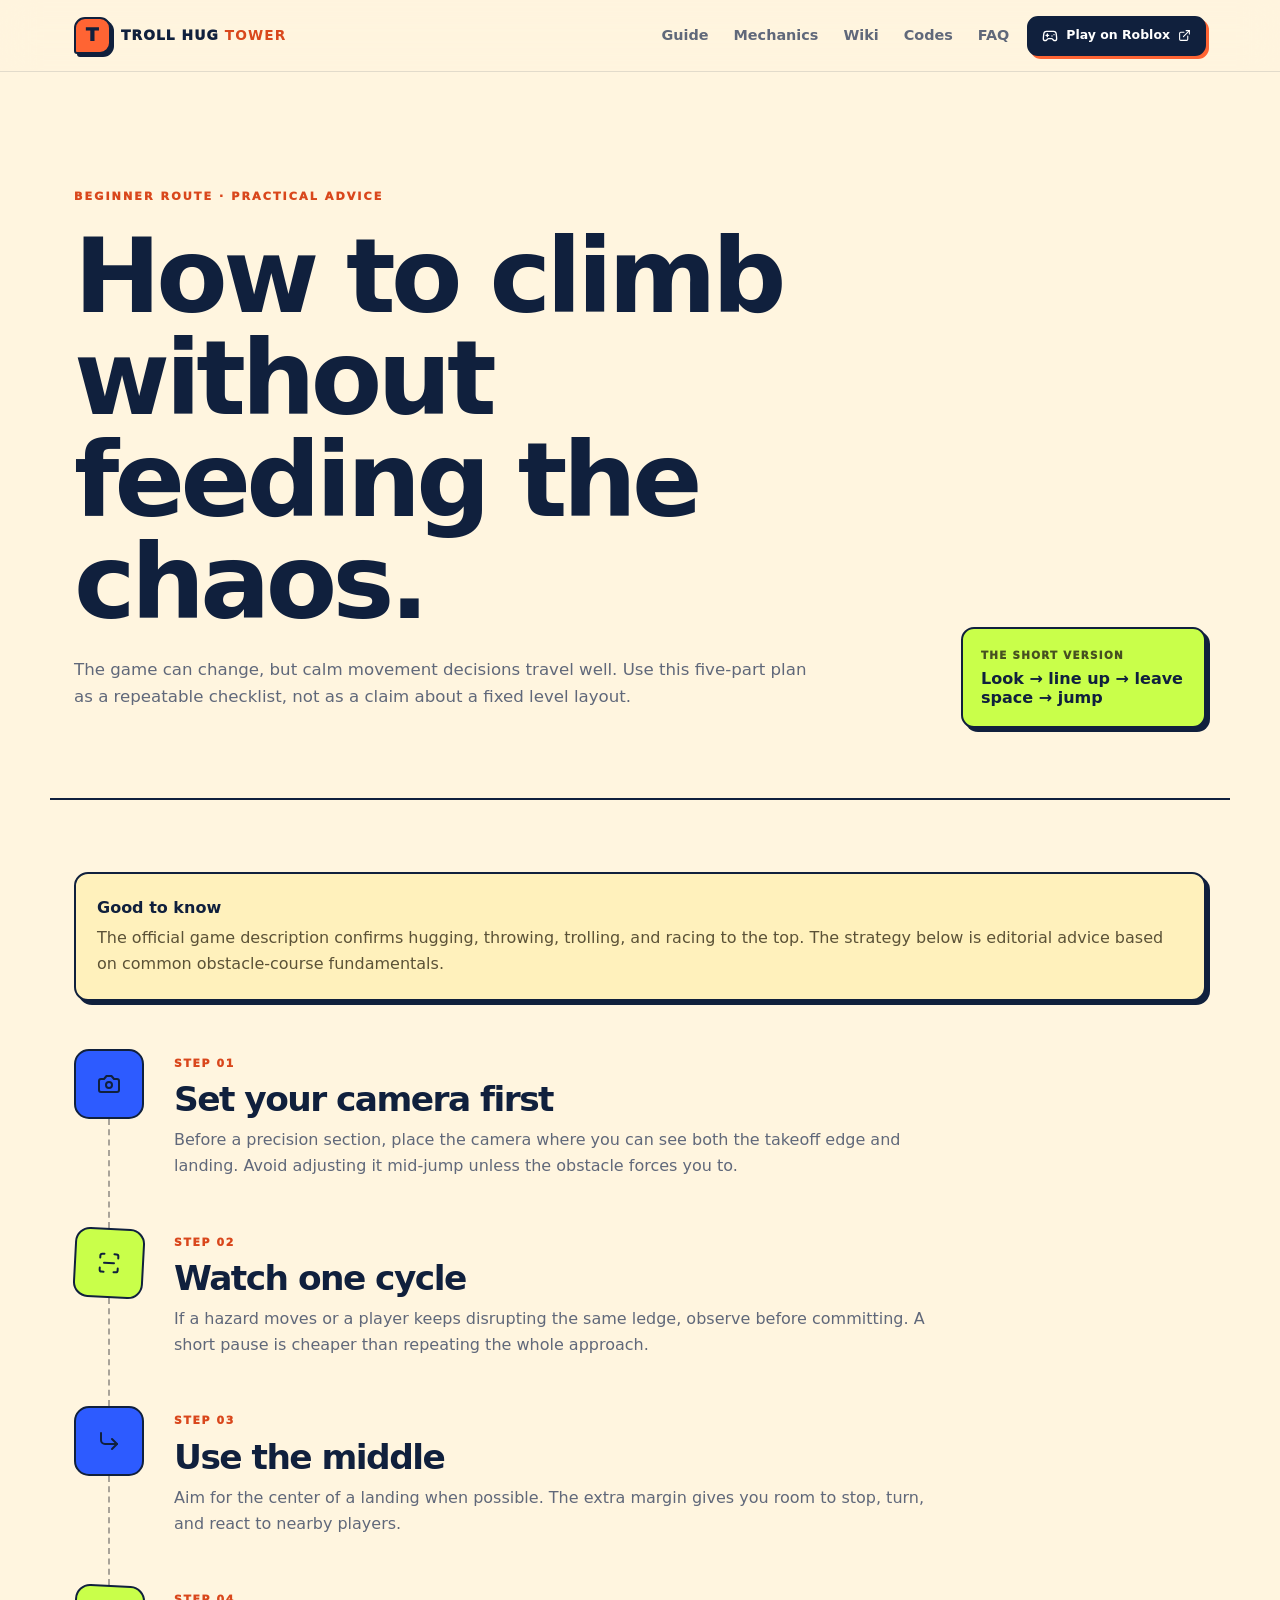
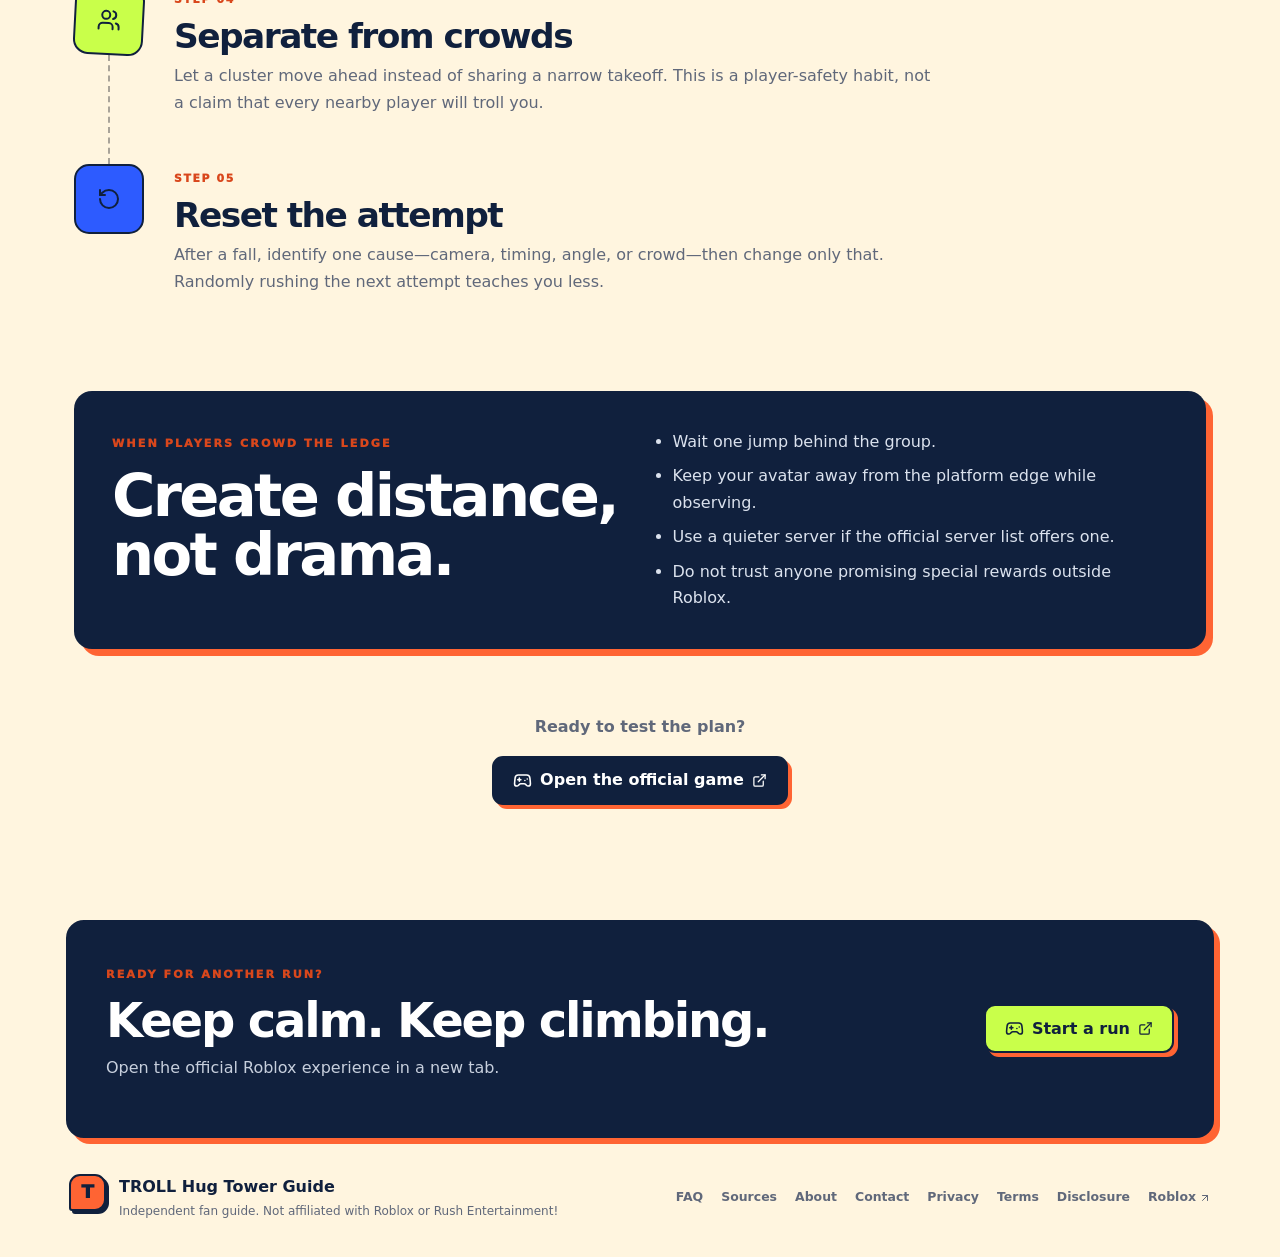
<file: how-to-play/index.html>
<!DOCTYPE html><html lang="en"><head><meta charSet="utf-8"/><meta name="viewport" content="width=device-width, initial-scale=1"/><link rel="stylesheet" href="/_next/static/chunks/0kph47~e-.7jf.css" data-precedence="next"/><link rel="preload" as="script" fetchPriority="low" href="/_next/static/chunks/0tjosc5d5mc5-.js"/><script src="/_next/static/chunks/0037m9gpw..r6.js" async=""></script><script src="/_next/static/chunks/0lb28vs8w.3hs.js" async=""></script><script src="/_next/static/chunks/0f9v5zx4aqx9k.js" async=""></script><script src="/_next/static/chunks/turbopack-0t.p49p1cvdat.js" async=""></script><script src="/_next/static/chunks/05tnz4239b_il.js" async=""></script><script src="/_next/static/chunks/0p1ssqxck89fw.js" async=""></script><meta name="theme-color" content="#fff5df"/><meta name="color-scheme" content="light"/><title>How to Play TROLL Hug Tower | THT Guide</title><meta name="description" content="A beginner-friendly TROLL Hug Tower strategy for camera control, platform timing, crowded ledges, recovery, and cleaner tower runs."/><meta name="application-name" content="TROLL Hug Tower Guide"/><link rel="manifest" href="/manifest.webmanifest"/><meta name="robots" content="index, follow"/><link rel="canonical" href="https://trollhugtowerguide.wiki/how-to-play/"/><meta property="og:title" content="How to Play TROLL Hug Tower"/><meta property="og:description" content="A beginner-friendly TROLL Hug Tower strategy for camera control, platform timing, crowded ledges, recovery, and cleaner tower runs."/><meta property="og:url" content="https://trollhugtowerguide.wiki/how-to-play/"/><meta property="og:site_name" content="TROLL Hug Tower Guide"/><meta property="og:image" content="https://trollhugtowerguide.wiki/og.png"/><meta property="og:image:width" content="1731"/><meta property="og:image:height" content="909"/><meta property="og:image:alt" content="TROLL Hug Tower Guide — climb smart, expect chaos"/><meta property="og:type" content="website"/><meta name="twitter:card" content="summary_large_image"/><meta name="twitter:title" content="How to Play TROLL Hug Tower"/><meta name="twitter:description" content="A beginner-friendly TROLL Hug Tower strategy for camera control, platform timing, crowded ledges, recovery, and cleaner tower runs."/><meta name="twitter:image" content="https://trollhugtowerguide.wiki/og.png"/><link rel="shortcut icon" href="/favicon.svg"/><link rel="icon" href="/favicon.svg"/><script src="/_next/static/chunks/03~yq9q893hmn.js" noModule=""></script></head><body><div hidden=""><!--$--><!--/$--></div><a class="skip-link" href="#main">Skip to content</a><header class="site-header"><div class="nav-wrap"><a class="brand" aria-label="TROLL Hug Tower Guide home" href="/"><span class="brand-mark">T</span><span>TROLL HUG <b>TOWER</b></span></a><nav class="nav-links " aria-label="Main navigation"><a class="" href="/how-to-play/">Guide</a><a class="" href="/mechanics/">Mechanics</a><a class="" href="/wiki/">Wiki</a><a class="" href="/codes/">Codes</a><a class="" href="/faq/">FAQ</a><span class="mobile-play"><a class="button " href="https://www.roblox.com/games/77420985071922/TROLL-Hug-Tower" target="_blank" rel="noopener noreferrer"><svg xmlns="http://www.w3.org/2000/svg" width="19" height="19" viewBox="0 0 24 24" fill="none" stroke="currentColor" stroke-width="2" stroke-linecap="round" stroke-linejoin="round" class="lucide lucide-gamepad2 lucide-gamepad-2" aria-hidden="true"><line x1="6" x2="10" y1="11" y2="11"></line><line x1="8" x2="8" y1="9" y2="13"></line><line x1="15" x2="15.01" y1="12" y2="12"></line><line x1="18" x2="18.01" y1="10" y2="10"></line><path d="M17.32 5H6.68a4 4 0 0 0-3.978 3.59c-.006.052-.01.101-.017.152C2.604 9.416 2 14.456 2 16a3 3 0 0 0 3 3c1 0 1.5-.5 2-1l1.414-1.414A2 2 0 0 1 9.828 16h4.344a2 2 0 0 1 1.414.586L17 18c.5.5 1 1 2 1a3 3 0 0 0 3-3c0-1.545-.604-6.584-.685-7.258-.007-.05-.011-.1-.017-.151A4 4 0 0 0 17.32 5z"></path></svg>Play on Roblox<svg xmlns="http://www.w3.org/2000/svg" width="15" height="15" viewBox="0 0 24 24" fill="none" stroke="currentColor" stroke-width="2" stroke-linecap="round" stroke-linejoin="round" class="lucide lucide-external-link" aria-hidden="true"><path d="M15 3h6v6"></path><path d="M10 14 21 3"></path><path d="M18 13v6a2 2 0 0 1-2 2H5a2 2 0 0 1-2-2V8a2 2 0 0 1 2-2h6"></path></svg></a></span></nav><span class="desktop-play"><a class="button button-small" href="https://www.roblox.com/games/77420985071922/TROLL-Hug-Tower" target="_blank" rel="noopener noreferrer"><svg xmlns="http://www.w3.org/2000/svg" width="16" height="16" viewBox="0 0 24 24" fill="none" stroke="currentColor" stroke-width="2" stroke-linecap="round" stroke-linejoin="round" class="lucide lucide-gamepad2 lucide-gamepad-2" aria-hidden="true"><line x1="6" x2="10" y1="11" y2="11"></line><line x1="8" x2="8" y1="9" y2="13"></line><line x1="15" x2="15.01" y1="12" y2="12"></line><line x1="18" x2="18.01" y1="10" y2="10"></line><path d="M17.32 5H6.68a4 4 0 0 0-3.978 3.59c-.006.052-.01.101-.017.152C2.604 9.416 2 14.456 2 16a3 3 0 0 0 3 3c1 0 1.5-.5 2-1l1.414-1.414A2 2 0 0 1 9.828 16h4.344a2 2 0 0 1 1.414.586L17 18c.5.5 1 1 2 1a3 3 0 0 0 3-3c0-1.545-.604-6.584-.685-7.258-.007-.05-.011-.1-.017-.151A4 4 0 0 0 17.32 5z"></path></svg>Play on Roblox<svg xmlns="http://www.w3.org/2000/svg" width="13" height="13" viewBox="0 0 24 24" fill="none" stroke="currentColor" stroke-width="2" stroke-linecap="round" stroke-linejoin="round" class="lucide lucide-external-link" aria-hidden="true"><path d="M15 3h6v6"></path><path d="M10 14 21 3"></path><path d="M18 13v6a2 2 0 0 1-2 2H5a2 2 0 0 1-2-2V8a2 2 0 0 1 2-2h6"></path></svg></a></span><button class="menu-button" type="button" aria-expanded="false" aria-label="Open navigation"><svg xmlns="http://www.w3.org/2000/svg" width="24" height="24" viewBox="0 0 24 24" fill="none" stroke="currentColor" stroke-width="2" stroke-linecap="round" stroke-linejoin="round" class="lucide lucide-menu" aria-hidden="true"><path d="M4 12h16"></path><path d="M4 18h16"></path><path d="M4 6h16"></path></svg></button></div></header><main id="main"><section class="page-hero"><div><span class="eyebrow">BEGINNER ROUTE · PRACTICAL ADVICE</span><h1>How to climb without feeding the chaos.</h1><p>The game can change, but calm movement decisions travel well. Use this five-part plan as a repeatable checklist, not as a claim about a fixed level layout.</p></div><div class="page-hero-aside"><div class="aside-card"><span>THE SHORT VERSION</span><b>Look → line up → leave space → jump</b></div></div></section><section class="content"><div class="notice"><b>Good to know</b><p>The official game description confirms hugging, throwing, trolling, and racing to the top. The strategy below is editorial advice based on common obstacle-course fundamentals.</p></div><div class="guide-timeline"><article class="guide-step"><div class="guide-marker"><svg xmlns="http://www.w3.org/2000/svg" width="24" height="24" viewBox="0 0 24 24" fill="none" stroke="currentColor" stroke-width="2" stroke-linecap="round" stroke-linejoin="round" class="lucide lucide-camera" aria-hidden="true"><path d="M14.5 4h-5L7 7H4a2 2 0 0 0-2 2v9a2 2 0 0 0 2 2h16a2 2 0 0 0 2-2V9a2 2 0 0 0-2-2h-3l-2.5-3z"></path><circle cx="12" cy="13" r="3"></circle></svg></div><div><span class="step-number">STEP <!-- -->01</span><h2>Set your camera first</h2><p>Before a precision section, place the camera where you can see both the takeoff edge and landing. Avoid adjusting it mid-jump unless the obstacle forces you to.</p></div></article><article class="guide-step"><div class="guide-marker"><svg xmlns="http://www.w3.org/2000/svg" width="24" height="24" viewBox="0 0 24 24" fill="none" stroke="currentColor" stroke-width="2" stroke-linecap="round" stroke-linejoin="round" class="lucide lucide-scan-line" aria-hidden="true"><path d="M3 7V5a2 2 0 0 1 2-2h2"></path><path d="M17 3h2a2 2 0 0 1 2 2v2"></path><path d="M21 17v2a2 2 0 0 1-2 2h-2"></path><path d="M7 21H5a2 2 0 0 1-2-2v-2"></path><path d="M7 12h10"></path></svg></div><div><span class="step-number">STEP <!-- -->02</span><h2>Watch one cycle</h2><p>If a hazard moves or a player keeps disrupting the same ledge, observe before committing. A short pause is cheaper than repeating the whole approach.</p></div></article><article class="guide-step"><div class="guide-marker"><svg xmlns="http://www.w3.org/2000/svg" width="24" height="24" viewBox="0 0 24 24" fill="none" stroke="currentColor" stroke-width="2" stroke-linecap="round" stroke-linejoin="round" class="lucide lucide-corner-down-right" aria-hidden="true"><path d="m15 10 5 5-5 5"></path><path d="M4 4v7a4 4 0 0 0 4 4h12"></path></svg></div><div><span class="step-number">STEP <!-- -->03</span><h2>Use the middle</h2><p>Aim for the center of a landing when possible. The extra margin gives you room to stop, turn, and react to nearby players.</p></div></article><article class="guide-step"><div class="guide-marker"><svg xmlns="http://www.w3.org/2000/svg" width="24" height="24" viewBox="0 0 24 24" fill="none" stroke="currentColor" stroke-width="2" stroke-linecap="round" stroke-linejoin="round" class="lucide lucide-users" aria-hidden="true"><path d="M16 21v-2a4 4 0 0 0-4-4H6a4 4 0 0 0-4 4v2"></path><path d="M16 3.128a4 4 0 0 1 0 7.744"></path><path d="M22 21v-2a4 4 0 0 0-3-3.87"></path><circle cx="9" cy="7" r="4"></circle></svg></div><div><span class="step-number">STEP <!-- -->04</span><h2>Separate from crowds</h2><p>Let a cluster move ahead instead of sharing a narrow takeoff. This is a player-safety habit, not a claim that every nearby player will troll you.</p></div></article><article class="guide-step"><div class="guide-marker"><svg xmlns="http://www.w3.org/2000/svg" width="24" height="24" viewBox="0 0 24 24" fill="none" stroke="currentColor" stroke-width="2" stroke-linecap="round" stroke-linejoin="round" class="lucide lucide-rotate-ccw" aria-hidden="true"><path d="M3 12a9 9 0 1 0 9-9 9.75 9.75 0 0 0-6.74 2.74L3 8"></path><path d="M3 3v5h5"></path></svg></div><div><span class="step-number">STEP <!-- -->05</span><h2>Reset the attempt</h2><p>After a fall, identify one cause—camera, timing, angle, or crowd—then change only that. Randomly rushing the next attempt teaches you less.</p></div></article></div><div class="two-column-callout"><div><span class="eyebrow">WHEN PLAYERS CROWD THE LEDGE</span><h2>Create distance, not drama.</h2></div><ul><li>Wait one jump behind the group.</li><li>Keep your avatar away from the platform edge while observing.</li><li>Use a quieter server if the official server list offers one.</li><li>Do not trust anyone promising special rewards outside Roblox.</li></ul></div><div class="center-cta"><p>Ready to test the plan?</p><a class="button " href="https://www.roblox.com/games/77420985071922/TROLL-Hug-Tower" target="_blank" rel="noopener noreferrer"><svg xmlns="http://www.w3.org/2000/svg" width="19" height="19" viewBox="0 0 24 24" fill="none" stroke="currentColor" stroke-width="2" stroke-linecap="round" stroke-linejoin="round" class="lucide lucide-gamepad2 lucide-gamepad-2" aria-hidden="true"><line x1="6" x2="10" y1="11" y2="11"></line><line x1="8" x2="8" y1="9" y2="13"></line><line x1="15" x2="15.01" y1="12" y2="12"></line><line x1="18" x2="18.01" y1="10" y2="10"></line><path d="M17.32 5H6.68a4 4 0 0 0-3.978 3.59c-.006.052-.01.101-.017.152C2.604 9.416 2 14.456 2 16a3 3 0 0 0 3 3c1 0 1.5-.5 2-1l1.414-1.414A2 2 0 0 1 9.828 16h4.344a2 2 0 0 1 1.414.586L17 18c.5.5 1 1 2 1a3 3 0 0 0 3-3c0-1.545-.604-6.584-.685-7.258-.007-.05-.011-.1-.017-.151A4 4 0 0 0 17.32 5z"></path></svg>Open the official game<svg xmlns="http://www.w3.org/2000/svg" width="15" height="15" viewBox="0 0 24 24" fill="none" stroke="currentColor" stroke-width="2" stroke-linecap="round" stroke-linejoin="round" class="lucide lucide-external-link" aria-hidden="true"><path d="M15 3h6v6"></path><path d="M10 14 21 3"></path><path d="M18 13v6a2 2 0 0 1-2 2H5a2 2 0 0 1-2-2V8a2 2 0 0 1 2-2h6"></path></svg></a></div></section><!--$--><!--/$--></main><footer class="site-footer"><div class="footer-cta"><div><span class="eyebrow">READY FOR ANOTHER RUN?</span><h2>Keep calm. Keep climbing.</h2><p>Open the official Roblox experience in a new tab.</p></div><a class="button " href="https://www.roblox.com/games/77420985071922/TROLL-Hug-Tower" target="_blank" rel="noopener noreferrer"><svg xmlns="http://www.w3.org/2000/svg" width="19" height="19" viewBox="0 0 24 24" fill="none" stroke="currentColor" stroke-width="2" stroke-linecap="round" stroke-linejoin="round" class="lucide lucide-gamepad2 lucide-gamepad-2" aria-hidden="true"><line x1="6" x2="10" y1="11" y2="11"></line><line x1="8" x2="8" y1="9" y2="13"></line><line x1="15" x2="15.01" y1="12" y2="12"></line><line x1="18" x2="18.01" y1="10" y2="10"></line><path d="M17.32 5H6.68a4 4 0 0 0-3.978 3.59c-.006.052-.01.101-.017.152C2.604 9.416 2 14.456 2 16a3 3 0 0 0 3 3c1 0 1.5-.5 2-1l1.414-1.414A2 2 0 0 1 9.828 16h4.344a2 2 0 0 1 1.414.586L17 18c.5.5 1 1 2 1a3 3 0 0 0 3-3c0-1.545-.604-6.584-.685-7.258-.007-.05-.011-.1-.017-.151A4 4 0 0 0 17.32 5z"></path></svg>Start a run<svg xmlns="http://www.w3.org/2000/svg" width="15" height="15" viewBox="0 0 24 24" fill="none" stroke="currentColor" stroke-width="2" stroke-linecap="round" stroke-linejoin="round" class="lucide lucide-external-link" aria-hidden="true"><path d="M15 3h6v6"></path><path d="M10 14 21 3"></path><path d="M18 13v6a2 2 0 0 1-2 2H5a2 2 0 0 1-2-2V8a2 2 0 0 1 2-2h6"></path></svg></a></div><div class="footer-row"><div class="footer-brand"><span class="brand-mark">T</span><div><b>TROLL Hug Tower Guide</b><p>Independent fan guide. Not affiliated with Roblox or Rush Entertainment!</p></div></div><nav aria-label="Footer navigation"><a href="/faq/">FAQ</a><a href="/sources/">Sources</a><a href="/about/">About</a><a href="/contact/">Contact</a><a href="/privacy/">Privacy</a><a href="/terms/">Terms</a><a href="/disclosure/">Disclosure</a><a href="https://www.roblox.com" target="_blank" rel="noopener noreferrer">Roblox <svg xmlns="http://www.w3.org/2000/svg" width="12" height="12" viewBox="0 0 24 24" fill="none" stroke="currentColor" stroke-width="2" stroke-linecap="round" stroke-linejoin="round" class="lucide lucide-arrow-up-right" aria-hidden="true"><path d="M7 7h10v10"></path><path d="M7 17 17 7"></path></svg></a></nav></div></footer><script type="application/ld+json">{"@context":"https://schema.org","@graph":[{"@type":"WebSite","name":"TROLL Hug Tower Guide","url":"https://trollhugtowerguide.wiki","description":"Independent player guide and wiki for TROLL Hug Tower on Roblox.","inLanguage":"en","isAccessibleForFree":true},{"@type":"VideoGame","name":"TROLL Hug Tower 😁","url":"https://www.roblox.com/games/77420985071922/TROLL-Hug-Tower","gamePlatform":"Roblox","author":{"@type":"Organization","name":"Rush Entertainment!","url":"https://www.roblox.com/communities/35998478/Rush-Entertainment"}}]}</script><script src="/_next/static/chunks/0tjosc5d5mc5-.js" id="_R_" async=""></script><script>(self.__next_f=self.__next_f||[]).push([0])</script><script>self.__next_f.push([1,"1:\"$Sreact.fragment\"\n2:I[48563,[\"/_next/static/chunks/05tnz4239b_il.js\",\"/_next/static/chunks/0p1ssqxck89fw.js\"],\"SiteHeader\"]\n3:I[14975,[\"/_next/static/chunks/05tnz4239b_il.js\",\"/_next/static/chunks/0p1ssqxck89fw.js\"],\"default\"]\n4:I[77200,[\"/_next/static/chunks/05tnz4239b_il.js\",\"/_next/static/chunks/0p1ssqxck89fw.js\"],\"default\"]\n5:I[81004,[\"/_next/static/chunks/05tnz4239b_il.js\",\"/_next/static/chunks/0p1ssqxck89fw.js\"],\"\"]\nd:I[28674,[\"/_next/static/chunks/05tnz4239b_il.js\",\"/_next/static/chunks/0p1ssqxck89fw.js\"],\"default\",1]\n:HL[\"/_next/static/chunks/0kph47~e-.7jf.css\",\"style\"]\n"])</script><script>self.__next_f.push([1,"0:{\"P\":null,\"c\":[\"\",\"how-to-play\",\"\"],\"q\":\"\",\"i\":false,\"f\":[[[\"\",{\"children\":[\"how-to-play\",{\"children\":[\"__PAGE__\",{}]}]},\"$undefined\",\"$undefined\",16],[[\"$\",\"$1\",\"c\",{\"children\":[[[\"$\",\"link\",\"0\",{\"rel\":\"stylesheet\",\"href\":\"/_next/static/chunks/0kph47~e-.7jf.css\",\"precedence\":\"next\",\"crossOrigin\":\"$undefined\",\"nonce\":\"$undefined\"}],[\"$\",\"script\",\"script-0\",{\"src\":\"/_next/static/chunks/05tnz4239b_il.js\",\"async\":true,\"nonce\":\"$undefined\"}],[\"$\",\"script\",\"script-1\",{\"src\":\"/_next/static/chunks/0p1ssqxck89fw.js\",\"async\":true,\"nonce\":\"$undefined\"}]],[\"$\",\"html\",null,{\"lang\":\"en\",\"children\":[\"$\",\"body\",null,{\"children\":[[\"$\",\"a\",null,{\"className\":\"skip-link\",\"href\":\"#main\",\"children\":\"Skip to content\"}],[\"$\",\"$L2\",null,{}],[\"$\",\"main\",null,{\"id\":\"main\",\"children\":[\"$\",\"$L3\",null,{\"parallelRouterKey\":\"children\",\"error\":\"$undefined\",\"errorStyles\":\"$undefined\",\"errorScripts\":\"$undefined\",\"template\":[\"$\",\"$L4\",null,{}],\"templateStyles\":\"$undefined\",\"templateScripts\":\"$undefined\",\"notFound\":[[\"$\",\"section\",null,{\"className\":\"empty-page\",\"children\":[[\"$\",\"span\",null,{\"className\":\"sticker\",\"children\":\"404 · MISSED THE PLATFORM\"}],[\"$\",\"h1\",null,{\"children\":\"Back to the checkpoint.\"}],[\"$\",\"p\",null,{\"children\":\"This page is not part of the tower. Return home and choose another route.\"}],[\"$\",\"$L5\",null,{\"className\":\"button\",\"href\":\"/\",\"children\":[[\"$\",\"svg\",null,{\"ref\":\"$undefined\",\"xmlns\":\"http://www.w3.org/2000/svg\",\"width\":18,\"height\":18,\"viewBox\":\"0 0 24 24\",\"fill\":\"none\",\"stroke\":\"currentColor\",\"strokeWidth\":2,\"strokeLinecap\":\"round\",\"strokeLinejoin\":\"round\",\"className\":\"lucide lucide-arrow-left\",\"aria-hidden\":\"true\",\"children\":[[\"$\",\"path\",\"1l729n\",{\"d\":\"m12 19-7-7 7-7\"}],[\"$\",\"path\",\"x3x0zl\",{\"d\":\"M19 12H5\"}],\"$undefined\"]}],\" Back home\"]}]]}],[]],\"forbidden\":\"$undefined\",\"unauthorized\":\"$undefined\"}]}],[\"$\",\"footer\",null,{\"className\":\"site-footer\",\"children\":[[\"$\",\"div\",null,{\"className\":\"footer-cta\",\"children\":[[\"$\",\"div\",null,{\"children\":[[\"$\",\"span\",null,{\"className\":\"eyebrow\",\"children\":\"READY FOR ANOTHER RUN?\"}],[\"$\",\"h2\",null,{\"children\":\"Keep calm. Keep climbing.\"}],[\"$\",\"p\",null,{\"children\":\"Open the official Roblox experience in a new tab.\"}]]}],[\"$\",\"a\",null,{\"className\":\"button \",\"href\":\"https://www.roblox.com/games/77420985071922/TROLL-Hug-Tower\",\"target\":\"_blank\",\"rel\":\"noopener noreferrer\",\"children\":[[\"$\",\"svg\",null,{\"ref\":\"$undefined\",\"xmlns\":\"http://www.w3.org/2000/svg\",\"width\":19,\"height\":19,\"viewBox\":\"0 0 24 24\",\"fill\":\"none\",\"stroke\":\"currentColor\",\"strokeWidth\":2,\"strokeLinecap\":\"round\",\"strokeLinejoin\":\"round\",\"className\":\"lucide lucide-gamepad2 lucide-gamepad-2\",\"aria-hidden\":\"true\",\"children\":[[\"$\",\"line\",\"1gktln\",{\"x1\":\"6\",\"x2\":\"10\",\"y1\":\"11\",\"y2\":\"11\"}],[\"$\",\"line\",\"qnk9ow\",{\"x1\":\"8\",\"x2\":\"8\",\"y1\":\"9\",\"y2\":\"13\"}],[\"$\",\"line\",\"krot7o\",{\"x1\":\"15\",\"x2\":\"15.01\",\"y1\":\"12\",\"y2\":\"12\"}],[\"$\",\"line\",\"1lcuu1\",{\"x1\":\"18\",\"x2\":\"18.01\",\"y1\":\"10\",\"y2\":\"10\"}],[\"$\",\"path\",\"mfqc10\",{\"d\":\"M17.32 5H6.68a4 4 0 0 0-3.978 3.59c-.006.052-.01.101-.017.152C2.604 9.416 2 14.456 2 16a3 3 0 0 0 3 3c1 0 1.5-.5 2-1l1.414-1.414A2 2 0 0 1 9.828 16h4.344a2 2 0 0 1 1.414.586L17 18c.5.5 1 1 2 1a3 3 0 0 0 3-3c0-1.545-.604-6.584-.685-7.258-.007-.05-.011-.1-.017-.151A4 4 0 0 0 17.32 5z\"}],\"$undefined\"]}],\"Start a run\",[\"$\",\"svg\",null,{\"ref\":\"$undefined\",\"xmlns\":\"http://www.w3.org/2000/svg\",\"width\":15,\"height\":15,\"viewBox\":\"0 0 24 24\",\"fill\":\"none\",\"stroke\":\"currentColor\",\"strokeWidth\":2,\"strokeLinecap\":\"round\",\"strokeLinejoin\":\"round\",\"className\":\"lucide lucide-external-link\",\"aria-hidden\":\"true\",\"children\":[[\"$\",\"path\",\"1q9fwt\",{\"d\":\"M15 3h6v6\"}],[\"$\",\"path\",\"gplh6r\",{\"d\":\"M10 14 21 3\"}],[\"$\",\"path\",\"a6xqqp\",{\"d\":\"M18 13v6a2 2 0 0 1-2 2H5a2 2 0 0 1-2-2V8a2 2 0 0 1 2-2h6\"}],\"$undefined\"]}]]}]]}],[\"$\",\"div\",null,{\"className\":\"footer-row\",\"children\":[[\"$\",\"div\",null,{\"className\":\"footer-brand\",\"children\":[[\"$\",\"span\",null,{\"className\":\"brand-mark\",\"children\":\"T\"}],[\"$\",\"div\",null,{\"children\":[[\"$\",\"b\",null,{\"children\":\"TROLL Hug Tower Guide\"}],[\"$\",\"p\",null,{\"children\":\"Independent fan guide. Not affiliated with Roblox or Rush Entertainment!\"}]]}]]}],[\"$\",\"nav\",null,{\"aria-label\":\"Footer navigation\",\"children\":[[[\"$\",\"$L5\",\"/faq\",{\"href\":\"/faq\",\"children\":\"FAQ\"}],[\"$\",\"$L5\",\"/sources\",{\"href\":\"/sources\",\"children\":\"Sources\"}],[\"$\",\"$L5\",\"/about\",{\"href\":\"/about\",\"children\":\"About\"}],[\"$\",\"$L5\",\"/contact\",{\"href\":\"/contact\",\"children\":\"Contact\"}],[\"$\",\"$L5\",\"/privacy\",{\"href\":\"/privacy\",\"children\":\"Privacy\"}],[\"$\",\"$L5\",\"/terms\",{\"href\":\"/terms\",\"children\":\"Terms\"}],[\"$\",\"$L5\",\"/disclosure\",{\"href\":\"/disclosure\",\"children\":\"Disclosure\"}]],[\"$\",\"a\",null,{\"href\":\"https://www.roblox.com\",\"target\":\"_blank\",\"rel\":\"noopener noreferrer\",\"children\":[\"Roblox \",[\"$\",\"svg\",null,{\"ref\":\"$undefined\",\"xmlns\":\"http://www.w3.org/2000/svg\",\"width\":12,\"height\":12,\"viewBox\":\"0 0 24 24\",\"fill\":\"none\",\"stroke\":\"currentColor\",\"strokeWidth\":2,\"strokeLinecap\":\"round\",\"strokeLinejoin\":\"round\",\"className\":\"lucide lucide-arrow-up-right\",\"aria-hidden\":\"true\",\"children\":[\"$L6\",\"$L7\",\"$undefined\"]}]]}]]}]]}]]}],\"$L8\"]}]}]]}],{\"children\":[\"$L9\",{\"children\":[\"$La\",{},null,false,null]},null,false,\"$@b\"]},null,false,null],\"$Lc\",false]],\"m\":\"$undefined\",\"G\":[\"$d\",[\"$Le\"]],\"S\":true,\"h\":null,\"s\":\"$undefined\",\"l\":\"$undefined\",\"p\":\"$undefined\",\"d\":\"$undefined\",\"b\":\"alORFlDnJy-calxNZ7yRD\"}\n"])</script><script>self.__next_f.push([1,"16:I[92446,[\"/_next/static/chunks/05tnz4239b_il.js\",\"/_next/static/chunks/0p1ssqxck89fw.js\"],\"ViewportBoundary\"]\n18:I[92446,[\"/_next/static/chunks/05tnz4239b_il.js\",\"/_next/static/chunks/0p1ssqxck89fw.js\"],\"MetadataBoundary\"]\n19:\"$Sreact.suspense\"\n6:[\"$\",\"path\",\"1tivn9\",{\"d\":\"M7 7h10v10\"}]\n7:[\"$\",\"path\",\"1vkiza\",{\"d\":\"M7 17 17 7\"}]\n8:[\"$\",\"script\",null,{\"type\":\"application/ld+json\",\"dangerouslySetInnerHTML\":{\"__html\":\"{\\\"@context\\\":\\\"https://schema.org\\\",\\\"@graph\\\":[{\\\"@type\\\":\\\"WebSite\\\",\\\"name\\\":\\\"TROLL Hug Tower Guide\\\",\\\"url\\\":\\\"https://trollhugtowerguide.wiki\\\",\\\"description\\\":\\\"Independent player guide and wiki for TROLL Hug Tower on Roblox.\\\",\\\"inLanguage\\\":\\\"en\\\",\\\"isAccessibleForFree\\\":true},{\\\"@type\\\":\\\"VideoGame\\\",\\\"name\\\":\\\"TROLL Hug Tower 😁\\\",\\\"url\\\":\\\"https://www.roblox.com/games/77420985071922/TROLL-Hug-Tower\\\",\\\"gamePlatform\\\":\\\"Roblox\\\",\\\"author\\\":{\\\"@type\\\":\\\"Organization\\\",\\\"name\\\":\\\"Rush Entertainment!\\\",\\\"url\\\":\\\"https://www.roblox.com/communities/35998478/Rush-Entertainment\\\"}}]}\"}}]\n9:[\"$\",\"$1\",\"c\",{\"children\":[null,[\"$\",\"$L3\",null,{\"parallelRouterKey\":\"children\",\"error\":\"$undefined\",\"errorStyles\":\"$undefined\",\"errorScripts\":\"$undefined\",\"template\":[\"$\",\"$L4\",null,{}],\"templateStyles\":\"$undefined\",\"templateScripts\":\"$undefined\",\"notFound\":\"$undefined\",\"forbidden\":\"$undefined\",\"unauthorized\":\"$undefined\"}]]}]\n"])</script><script>self.__next_f.push([1,"a:[\"$\",\"$1\",\"c\",{\"children\":[[[\"$\",\"section\",null,{\"className\":\"page-hero\",\"children\":[[\"$\",\"div\",null,{\"children\":[[\"$\",\"span\",null,{\"className\":\"eyebrow\",\"children\":\"BEGINNER ROUTE · PRACTICAL ADVICE\"}],[\"$\",\"h1\",null,{\"children\":\"How to climb without feeding the chaos.\"}],[\"$\",\"p\",null,{\"children\":\"The game can change, but calm movement decisions travel well. Use this five-part plan as a repeatable checklist, not as a claim about a fixed level layout.\"}]]}],[\"$\",\"div\",null,{\"className\":\"page-hero-aside\",\"children\":[\"$\",\"div\",null,{\"className\":\"aside-card\",\"children\":[[\"$\",\"span\",null,{\"children\":\"THE SHORT VERSION\"}],[\"$\",\"b\",null,{\"children\":\"Look → line up → leave space → jump\"}]]}]}]]}],[\"$\",\"section\",null,{\"className\":\"content\",\"children\":[[\"$\",\"div\",null,{\"className\":\"notice\",\"children\":[[\"$\",\"b\",null,{\"children\":\"Good to know\"}],[\"$\",\"p\",null,{\"children\":\"The official game description confirms hugging, throwing, trolling, and racing to the top. The strategy below is editorial advice based on common obstacle-course fundamentals.\"}]]}],[\"$\",\"div\",null,{\"className\":\"guide-timeline\",\"children\":[[\"$\",\"article\",\"01\",{\"className\":\"guide-step\",\"children\":[[\"$\",\"div\",null,{\"className\":\"guide-marker\",\"children\":[\"$\",\"svg\",null,{\"ref\":\"$undefined\",\"xmlns\":\"http://www.w3.org/2000/svg\",\"width\":24,\"height\":24,\"viewBox\":\"0 0 24 24\",\"fill\":\"none\",\"stroke\":\"currentColor\",\"strokeWidth\":2,\"strokeLinecap\":\"round\",\"strokeLinejoin\":\"round\",\"className\":\"lucide lucide-camera\",\"aria-hidden\":\"true\",\"children\":[[\"$\",\"path\",\"1tc9qg\",{\"d\":\"M14.5 4h-5L7 7H4a2 2 0 0 0-2 2v9a2 2 0 0 0 2 2h16a2 2 0 0 0 2-2V9a2 2 0 0 0-2-2h-3l-2.5-3z\"}],[\"$\",\"circle\",\"1vg3eu\",{\"cx\":\"12\",\"cy\":\"13\",\"r\":\"3\"}],\"$undefined\"]}]}],[\"$\",\"div\",null,{\"children\":[[\"$\",\"span\",null,{\"className\":\"step-number\",\"children\":[\"STEP \",\"01\"]}],[\"$\",\"h2\",null,{\"children\":\"Set your camera first\"}],[\"$\",\"p\",null,{\"children\":\"Before a precision section, place the camera where you can see both the takeoff edge and landing. Avoid adjusting it mid-jump unless the obstacle forces you to.\"}]]}]]}],[\"$\",\"article\",\"02\",{\"className\":\"guide-step\",\"children\":[[\"$\",\"div\",null,{\"className\":\"guide-marker\",\"children\":[\"$\",\"svg\",null,{\"ref\":\"$undefined\",\"xmlns\":\"http://www.w3.org/2000/svg\",\"width\":24,\"height\":24,\"viewBox\":\"0 0 24 24\",\"fill\":\"none\",\"stroke\":\"currentColor\",\"strokeWidth\":2,\"strokeLinecap\":\"round\",\"strokeLinejoin\":\"round\",\"className\":\"lucide lucide-scan-line\",\"aria-hidden\":\"true\",\"children\":[[\"$\",\"path\",\"aa7l1z\",{\"d\":\"M3 7V5a2 2 0 0 1 2-2h2\"}],[\"$\",\"path\",\"4qcy5o\",{\"d\":\"M17 3h2a2 2 0 0 1 2 2v2\"}],[\"$\",\"path\",\"6vwrx8\",{\"d\":\"M21 17v2a2 2 0 0 1-2 2h-2\"}],[\"$\",\"path\",\"ioqczr\",{\"d\":\"M7 21H5a2 2 0 0 1-2-2v-2\"}],[\"$\",\"path\",\"b7w52i\",{\"d\":\"M7 12h10\"}],\"$undefined\"]}]}],[\"$\",\"div\",null,{\"children\":[[\"$\",\"span\",null,{\"className\":\"step-number\",\"children\":[\"STEP \",\"02\"]}],[\"$\",\"h2\",null,{\"children\":\"Watch one cycle\"}],[\"$\",\"p\",null,{\"children\":\"If a hazard moves or a player keeps disrupting the same ledge, observe before committing. A short pause is cheaper than repeating the whole approach.\"}]]}]]}],[\"$\",\"article\",\"03\",{\"className\":\"guide-step\",\"children\":[[\"$\",\"div\",null,{\"className\":\"guide-marker\",\"children\":[\"$\",\"svg\",null,{\"ref\":\"$undefined\",\"xmlns\":\"http://www.w3.org/2000/svg\",\"width\":24,\"height\":24,\"viewBox\":\"0 0 24 24\",\"fill\":\"none\",\"stroke\":\"currentColor\",\"strokeWidth\":2,\"strokeLinecap\":\"round\",\"strokeLinejoin\":\"round\",\"className\":\"lucide lucide-corner-down-right\",\"aria-hidden\":\"true\",\"children\":[[\"$\",\"path\",\"qqa56n\",{\"d\":\"m15 10 5 5-5 5\"}],[\"$\",\"path\",\"z08zvw\",{\"d\":\"M4 4v7a4 4 0 0 0 4 4h12\"}],\"$undefined\"]}]}],[\"$\",\"div\",null,{\"children\":[[\"$\",\"span\",null,{\"className\":\"step-number\",\"children\":[\"STEP \",\"03\"]}],[\"$\",\"h2\",null,{\"children\":\"Use the middle\"}],[\"$\",\"p\",null,{\"children\":\"Aim for the center of a landing when possible. The extra margin gives you room to stop, turn, and react to nearby players.\"}]]}]]}],[\"$\",\"article\",\"04\",{\"className\":\"guide-step\",\"children\":[[\"$\",\"div\",null,{\"className\":\"guide-marker\",\"children\":[\"$\",\"svg\",null,{\"ref\":\"$undefined\",\"xmlns\":\"http://www.w3.org/2000/svg\",\"width\":24,\"height\":24,\"viewBox\":\"0 0 24 24\",\"fill\":\"none\",\"stroke\":\"currentColor\",\"strokeWidth\":2,\"strokeLinecap\":\"round\",\"strokeLinejoin\":\"round\",\"className\":\"lucide lucide-users\",\"aria-hidden\":\"true\",\"children\":[[\"$\",\"path\",\"1yyitq\",{\"d\":\"M16 21v-2a4 4 0 0 0-4-4H6a4 4 0 0 0-4 4v2\"}],[\"$\",\"path\",\"16gr8j\",{\"d\":\"M16 3.128a4 4 0 0 1 0 7.744\"}],[\"$\",\"path\",\"kshegd\",{\"d\":\"M22 21v-2a4 4 0 0 0-3-3.87\"}],\"$Lf\",\"$undefined\"]}]}],\"$L10\"]}],\"$L11\"]}],\"$L12\",\"$L13\"]}]],null,\"$L14\"]}]\n"])</script><script>self.__next_f.push([1,"15:[]\nb:\"$W15\"\nc:[\"$\",\"$1\",\"h\",{\"children\":[null,[\"$\",\"$L16\",null,{\"children\":\"$L17\"}],[\"$\",\"div\",null,{\"hidden\":true,\"children\":[\"$\",\"$L18\",null,{\"children\":[\"$\",\"$19\",null,{\"name\":\"Next.Metadata\",\"children\":\"$L1a\"}]}]}],null]}]\ne:[\"$\",\"link\",\"0\",{\"rel\":\"stylesheet\",\"href\":\"/_next/static/chunks/0kph47~e-.7jf.css\",\"precedence\":\"next\",\"crossOrigin\":\"$undefined\",\"nonce\":\"$undefined\"}]\n"])</script><script>self.__next_f.push([1,"1b:I[92446,[\"/_next/static/chunks/05tnz4239b_il.js\",\"/_next/static/chunks/0p1ssqxck89fw.js\"],\"OutletBoundary\"]\nf:[\"$\",\"circle\",\"nufk8\",{\"cx\":\"9\",\"cy\":\"7\",\"r\":\"4\"}]\n10:[\"$\",\"div\",null,{\"children\":[[\"$\",\"span\",null,{\"className\":\"step-number\",\"children\":[\"STEP \",\"04\"]}],[\"$\",\"h2\",null,{\"children\":\"Separate from crowds\"}],[\"$\",\"p\",null,{\"children\":\"Let a cluster move ahead instead of sharing a narrow takeoff. This is a player-safety habit, not a claim that every nearby player will troll you.\"}]]}]\n11:[\"$\",\"article\",\"05\",{\"className\":\"guide-step\",\"children\":[[\"$\",\"div\",null,{\"className\":\"guide-marker\",\"children\":[\"$\",\"svg\",null,{\"ref\":\"$undefined\",\"xmlns\":\"http://www.w3.org/2000/svg\",\"width\":24,\"height\":24,\"viewBox\":\"0 0 24 24\",\"fill\":\"none\",\"stroke\":\"currentColor\",\"strokeWidth\":2,\"strokeLinecap\":\"round\",\"strokeLinejoin\":\"round\",\"className\":\"lucide lucide-rotate-ccw\",\"aria-hidden\":\"true\",\"children\":[[\"$\",\"path\",\"1357e3\",{\"d\":\"M3 12a9 9 0 1 0 9-9 9.75 9.75 0 0 0-6.74 2.74L3 8\"}],[\"$\",\"path\",\"1xhq8a\",{\"d\":\"M3 3v5h5\"}],\"$undefined\"]}]}],[\"$\",\"div\",null,{\"children\":[[\"$\",\"span\",null,{\"className\":\"step-number\",\"children\":[\"STEP \",\"05\"]}],[\"$\",\"h2\",null,{\"children\":\"Reset the attempt\"}],[\"$\",\"p\",null,{\"children\":\"After a fall, identify one cause—camera, timing, angle, or crowd—then change only that. Randomly rushing the next attempt teaches you less.\"}]]}]]}]\n12:[\"$\",\"div\",null,{\"className\":\"two-column-callout\",\"children\":[[\"$\",\"div\",null,{\"children\":[[\"$\",\"span\",null,{\"className\":\"eyebrow\",\"children\":\"WHEN PLAYERS CROWD THE LEDGE\"}],[\"$\",\"h2\",null,{\"children\":\"Create distance, not drama.\"}]]}],[\"$\",\"ul\",null,{\"children\":[[\"$\",\"li\",null,{\"children\":\"Wait one jump behind the group.\"}],[\"$\",\"li\",null,{\"children\":\"Keep your avatar away from the platform edge while observing.\"}],[\"$\",\"li\",null,{\"children\":\"Use a quieter server if the official server list offers one.\"}],[\"$\",\"li\",null,{\"children\":\"Do not trust anyone promising special rewards outside Roblox.\"}]]}]]}]\n"])</script><script>self.__next_f.push([1,"13:[\"$\",\"div\",null,{\"className\":\"center-cta\",\"children\":[[\"$\",\"p\",null,{\"children\":\"Ready to test the plan?\"}],[\"$\",\"a\",null,{\"className\":\"button \",\"href\":\"https://www.roblox.com/games/77420985071922/TROLL-Hug-Tower\",\"target\":\"_blank\",\"rel\":\"noopener noreferrer\",\"children\":[[\"$\",\"svg\",null,{\"ref\":\"$undefined\",\"xmlns\":\"http://www.w3.org/2000/svg\",\"width\":19,\"height\":19,\"viewBox\":\"0 0 24 24\",\"fill\":\"none\",\"stroke\":\"currentColor\",\"strokeWidth\":2,\"strokeLinecap\":\"round\",\"strokeLinejoin\":\"round\",\"className\":\"lucide lucide-gamepad2 lucide-gamepad-2\",\"aria-hidden\":\"true\",\"children\":[[\"$\",\"line\",\"1gktln\",{\"x1\":\"6\",\"x2\":\"10\",\"y1\":\"11\",\"y2\":\"11\"}],[\"$\",\"line\",\"qnk9ow\",{\"x1\":\"8\",\"x2\":\"8\",\"y1\":\"9\",\"y2\":\"13\"}],[\"$\",\"line\",\"krot7o\",{\"x1\":\"15\",\"x2\":\"15.01\",\"y1\":\"12\",\"y2\":\"12\"}],[\"$\",\"line\",\"1lcuu1\",{\"x1\":\"18\",\"x2\":\"18.01\",\"y1\":\"10\",\"y2\":\"10\"}],[\"$\",\"path\",\"mfqc10\",{\"d\":\"M17.32 5H6.68a4 4 0 0 0-3.978 3.59c-.006.052-.01.101-.017.152C2.604 9.416 2 14.456 2 16a3 3 0 0 0 3 3c1 0 1.5-.5 2-1l1.414-1.414A2 2 0 0 1 9.828 16h4.344a2 2 0 0 1 1.414.586L17 18c.5.5 1 1 2 1a3 3 0 0 0 3-3c0-1.545-.604-6.584-.685-7.258-.007-.05-.011-.1-.017-.151A4 4 0 0 0 17.32 5z\"}],\"$undefined\"]}],\"Open the official game\",[\"$\",\"svg\",null,{\"ref\":\"$undefined\",\"xmlns\":\"http://www.w3.org/2000/svg\",\"width\":15,\"height\":15,\"viewBox\":\"0 0 24 24\",\"fill\":\"none\",\"stroke\":\"currentColor\",\"strokeWidth\":2,\"strokeLinecap\":\"round\",\"strokeLinejoin\":\"round\",\"className\":\"lucide lucide-external-link\",\"aria-hidden\":\"true\",\"children\":[[\"$\",\"path\",\"1q9fwt\",{\"d\":\"M15 3h6v6\"}],[\"$\",\"path\",\"gplh6r\",{\"d\":\"M10 14 21 3\"}],[\"$\",\"path\",\"a6xqqp\",{\"d\":\"M18 13v6a2 2 0 0 1-2 2H5a2 2 0 0 1-2-2V8a2 2 0 0 1 2-2h6\"}],\"$undefined\"]}]]}]]}]\n"])</script><script>self.__next_f.push([1,"14:[\"$\",\"$L1b\",null,{\"children\":[\"$\",\"$19\",null,{\"name\":\"Next.MetadataOutlet\",\"children\":\"$@1c\"}]}]\n"])</script><script>self.__next_f.push([1,"17:[[\"$\",\"meta\",\"0\",{\"charSet\":\"utf-8\"}],[\"$\",\"meta\",\"1\",{\"name\":\"viewport\",\"content\":\"width=device-width, initial-scale=1\"}],[\"$\",\"meta\",\"2\",{\"name\":\"theme-color\",\"content\":\"#fff5df\"}],[\"$\",\"meta\",\"3\",{\"name\":\"color-scheme\",\"content\":\"light\"}]]\n"])</script><script>self.__next_f.push([1,"1d:I[79450,[\"/_next/static/chunks/05tnz4239b_il.js\",\"/_next/static/chunks/0p1ssqxck89fw.js\"],\"IconMark\"]\n"])</script><script>self.__next_f.push([1,"1a:[[\"$\",\"title\",\"0\",{\"children\":\"How to Play TROLL Hug Tower | THT Guide\"}],[\"$\",\"meta\",\"1\",{\"name\":\"description\",\"content\":\"A beginner-friendly TROLL Hug Tower strategy for camera control, platform timing, crowded ledges, recovery, and cleaner tower runs.\"}],[\"$\",\"meta\",\"2\",{\"name\":\"application-name\",\"content\":\"TROLL Hug Tower Guide\"}],[\"$\",\"link\",\"3\",{\"rel\":\"manifest\",\"href\":\"/manifest.webmanifest\",\"crossOrigin\":\"$undefined\"}],[\"$\",\"meta\",\"4\",{\"name\":\"robots\",\"content\":\"index, follow\"}],[\"$\",\"link\",\"5\",{\"rel\":\"canonical\",\"href\":\"https://trollhugtowerguide.wiki/how-to-play/\"}],[\"$\",\"meta\",\"6\",{\"property\":\"og:title\",\"content\":\"How to Play TROLL Hug Tower\"}],[\"$\",\"meta\",\"7\",{\"property\":\"og:description\",\"content\":\"A beginner-friendly TROLL Hug Tower strategy for camera control, platform timing, crowded ledges, recovery, and cleaner tower runs.\"}],[\"$\",\"meta\",\"8\",{\"property\":\"og:url\",\"content\":\"https://trollhugtowerguide.wiki/how-to-play/\"}],[\"$\",\"meta\",\"9\",{\"property\":\"og:site_name\",\"content\":\"TROLL Hug Tower Guide\"}],[\"$\",\"meta\",\"10\",{\"property\":\"og:image\",\"content\":\"https://trollhugtowerguide.wiki/og.png\"}],[\"$\",\"meta\",\"11\",{\"property\":\"og:image:width\",\"content\":\"1731\"}],[\"$\",\"meta\",\"12\",{\"property\":\"og:image:height\",\"content\":\"909\"}],[\"$\",\"meta\",\"13\",{\"property\":\"og:image:alt\",\"content\":\"TROLL Hug Tower Guide — climb smart, expect chaos\"}],[\"$\",\"meta\",\"14\",{\"property\":\"og:type\",\"content\":\"website\"}],[\"$\",\"meta\",\"15\",{\"name\":\"twitter:card\",\"content\":\"summary_large_image\"}],[\"$\",\"meta\",\"16\",{\"name\":\"twitter:title\",\"content\":\"How to Play TROLL Hug Tower\"}],[\"$\",\"meta\",\"17\",{\"name\":\"twitter:description\",\"content\":\"A beginner-friendly TROLL Hug Tower strategy for camera control, platform timing, crowded ledges, recovery, and cleaner tower runs.\"}],[\"$\",\"meta\",\"18\",{\"name\":\"twitter:image\",\"content\":\"https://trollhugtowerguide.wiki/og.png\"}],[\"$\",\"link\",\"19\",{\"rel\":\"shortcut icon\",\"href\":\"/favicon.svg\"}],[\"$\",\"link\",\"20\",{\"rel\":\"icon\",\"href\":\"/favicon.svg\"}],[\"$\",\"$L1d\",\"21\",{}]]\n"])</script><script>self.__next_f.push([1,"1c:null\n"])</script>  <!-- adsterra-code-handoff:artifact-runtime:start -->
  <script type="module" src="/adsterra/runtime.js" data-adsterra-artifact-runtime data-global-fallback="true"></script>
  <!-- adsterra-code-handoff:artifact-runtime:end -->
</body></html>
</file>
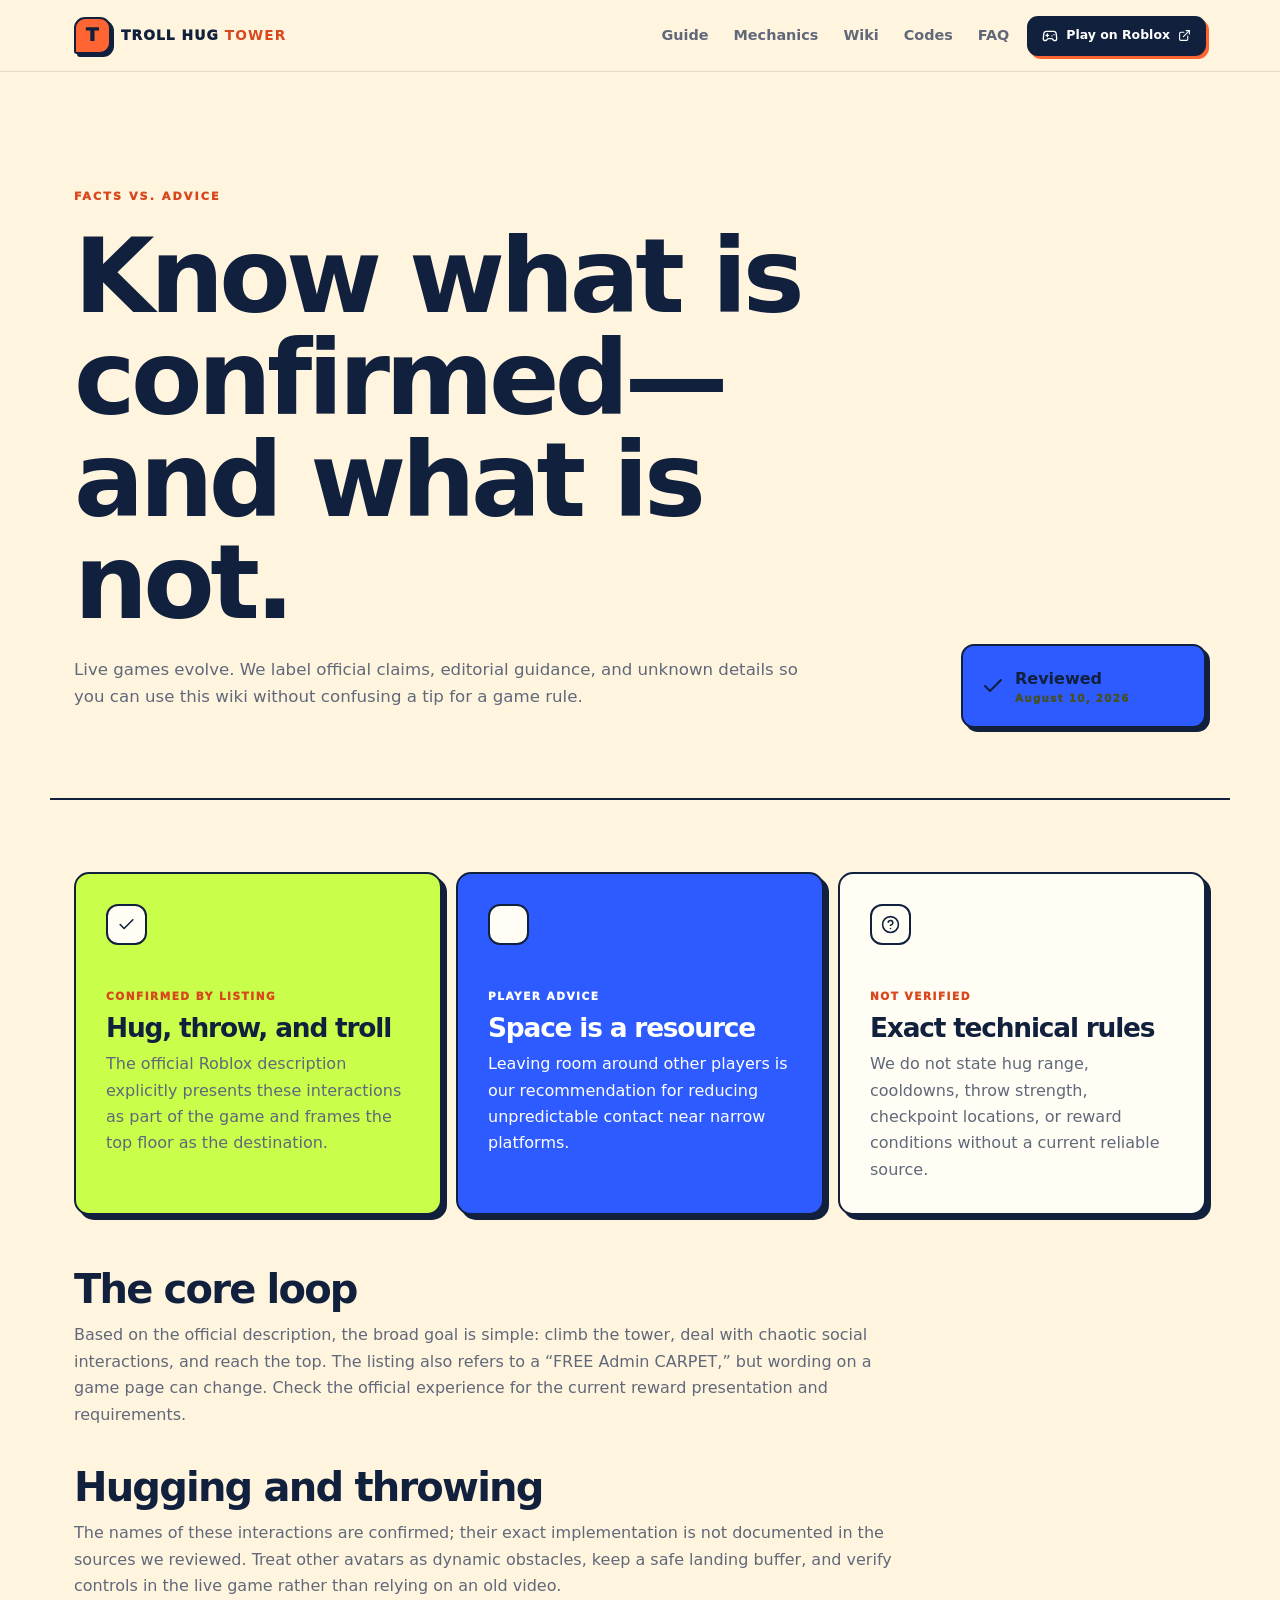
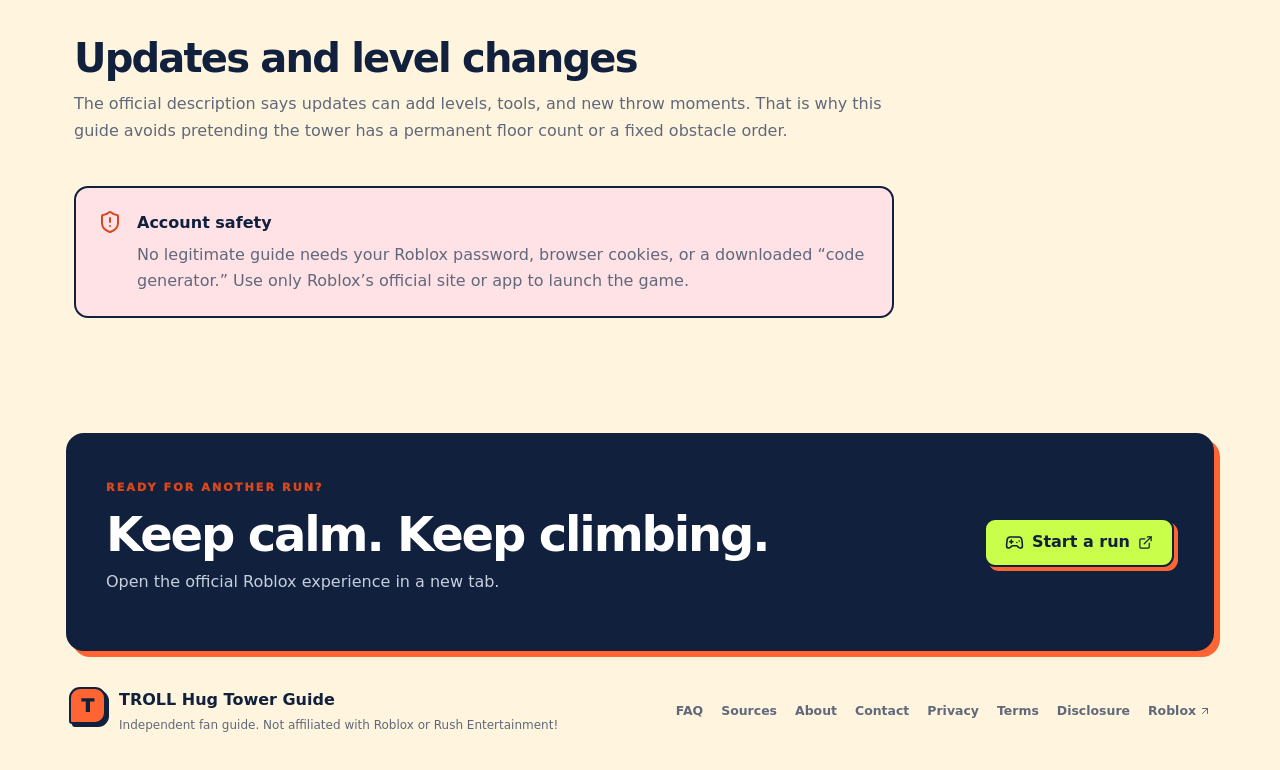
<file: mechanics/index.html>
<!DOCTYPE html><html lang="en"><head><meta charSet="utf-8"/><meta name="viewport" content="width=device-width, initial-scale=1"/><link rel="stylesheet" href="/_next/static/chunks/0kph47~e-.7jf.css" data-precedence="next"/><link rel="preload" as="script" fetchPriority="low" href="/_next/static/chunks/0tjosc5d5mc5-.js"/><script src="/_next/static/chunks/0037m9gpw..r6.js" async=""></script><script src="/_next/static/chunks/0lb28vs8w.3hs.js" async=""></script><script src="/_next/static/chunks/0f9v5zx4aqx9k.js" async=""></script><script src="/_next/static/chunks/turbopack-0t.p49p1cvdat.js" async=""></script><script src="/_next/static/chunks/05tnz4239b_il.js" async=""></script><script src="/_next/static/chunks/0p1ssqxck89fw.js" async=""></script><meta name="theme-color" content="#fff5df"/><meta name="color-scheme" content="light"/><title>TROLL Hug Tower Mechanics Explained | THT Guide</title><meta name="description" content="A careful breakdown of confirmed TROLL Hug Tower mechanics, practical player advice, and details we do not claim without a reliable source."/><meta name="application-name" content="TROLL Hug Tower Guide"/><link rel="manifest" href="/manifest.webmanifest"/><meta name="robots" content="index, follow"/><link rel="canonical" href="https://trollhugtowerguide.wiki/mechanics/"/><meta property="og:title" content="TROLL Hug Tower Mechanics Explained"/><meta property="og:description" content="A careful breakdown of confirmed TROLL Hug Tower mechanics, practical player advice, and details we do not claim without a reliable source."/><meta property="og:url" content="https://trollhugtowerguide.wiki/mechanics/"/><meta property="og:site_name" content="TROLL Hug Tower Guide"/><meta property="og:image" content="https://trollhugtowerguide.wiki/og.png"/><meta property="og:image:width" content="1731"/><meta property="og:image:height" content="909"/><meta property="og:image:alt" content="TROLL Hug Tower Guide — climb smart, expect chaos"/><meta property="og:type" content="website"/><meta name="twitter:card" content="summary_large_image"/><meta name="twitter:title" content="TROLL Hug Tower Mechanics Explained"/><meta name="twitter:description" content="A careful breakdown of confirmed TROLL Hug Tower mechanics, practical player advice, and details we do not claim without a reliable source."/><meta name="twitter:image" content="https://trollhugtowerguide.wiki/og.png"/><link rel="shortcut icon" href="/favicon.svg"/><link rel="icon" href="/favicon.svg"/><script src="/_next/static/chunks/03~yq9q893hmn.js" noModule=""></script></head><body><div hidden=""><!--$--><!--/$--></div><a class="skip-link" href="#main">Skip to content</a><header class="site-header"><div class="nav-wrap"><a class="brand" aria-label="TROLL Hug Tower Guide home" href="/"><span class="brand-mark">T</span><span>TROLL HUG <b>TOWER</b></span></a><nav class="nav-links " aria-label="Main navigation"><a class="" href="/how-to-play/">Guide</a><a class="" href="/mechanics/">Mechanics</a><a class="" href="/wiki/">Wiki</a><a class="" href="/codes/">Codes</a><a class="" href="/faq/">FAQ</a><span class="mobile-play"><a class="button " href="https://www.roblox.com/games/77420985071922/TROLL-Hug-Tower" target="_blank" rel="noopener noreferrer"><svg xmlns="http://www.w3.org/2000/svg" width="19" height="19" viewBox="0 0 24 24" fill="none" stroke="currentColor" stroke-width="2" stroke-linecap="round" stroke-linejoin="round" class="lucide lucide-gamepad2 lucide-gamepad-2" aria-hidden="true"><line x1="6" x2="10" y1="11" y2="11"></line><line x1="8" x2="8" y1="9" y2="13"></line><line x1="15" x2="15.01" y1="12" y2="12"></line><line x1="18" x2="18.01" y1="10" y2="10"></line><path d="M17.32 5H6.68a4 4 0 0 0-3.978 3.59c-.006.052-.01.101-.017.152C2.604 9.416 2 14.456 2 16a3 3 0 0 0 3 3c1 0 1.5-.5 2-1l1.414-1.414A2 2 0 0 1 9.828 16h4.344a2 2 0 0 1 1.414.586L17 18c.5.5 1 1 2 1a3 3 0 0 0 3-3c0-1.545-.604-6.584-.685-7.258-.007-.05-.011-.1-.017-.151A4 4 0 0 0 17.32 5z"></path></svg>Play on Roblox<svg xmlns="http://www.w3.org/2000/svg" width="15" height="15" viewBox="0 0 24 24" fill="none" stroke="currentColor" stroke-width="2" stroke-linecap="round" stroke-linejoin="round" class="lucide lucide-external-link" aria-hidden="true"><path d="M15 3h6v6"></path><path d="M10 14 21 3"></path><path d="M18 13v6a2 2 0 0 1-2 2H5a2 2 0 0 1-2-2V8a2 2 0 0 1 2-2h6"></path></svg></a></span></nav><span class="desktop-play"><a class="button button-small" href="https://www.roblox.com/games/77420985071922/TROLL-Hug-Tower" target="_blank" rel="noopener noreferrer"><svg xmlns="http://www.w3.org/2000/svg" width="16" height="16" viewBox="0 0 24 24" fill="none" stroke="currentColor" stroke-width="2" stroke-linecap="round" stroke-linejoin="round" class="lucide lucide-gamepad2 lucide-gamepad-2" aria-hidden="true"><line x1="6" x2="10" y1="11" y2="11"></line><line x1="8" x2="8" y1="9" y2="13"></line><line x1="15" x2="15.01" y1="12" y2="12"></line><line x1="18" x2="18.01" y1="10" y2="10"></line><path d="M17.32 5H6.68a4 4 0 0 0-3.978 3.59c-.006.052-.01.101-.017.152C2.604 9.416 2 14.456 2 16a3 3 0 0 0 3 3c1 0 1.5-.5 2-1l1.414-1.414A2 2 0 0 1 9.828 16h4.344a2 2 0 0 1 1.414.586L17 18c.5.5 1 1 2 1a3 3 0 0 0 3-3c0-1.545-.604-6.584-.685-7.258-.007-.05-.011-.1-.017-.151A4 4 0 0 0 17.32 5z"></path></svg>Play on Roblox<svg xmlns="http://www.w3.org/2000/svg" width="13" height="13" viewBox="0 0 24 24" fill="none" stroke="currentColor" stroke-width="2" stroke-linecap="round" stroke-linejoin="round" class="lucide lucide-external-link" aria-hidden="true"><path d="M15 3h6v6"></path><path d="M10 14 21 3"></path><path d="M18 13v6a2 2 0 0 1-2 2H5a2 2 0 0 1-2-2V8a2 2 0 0 1 2-2h6"></path></svg></a></span><button class="menu-button" type="button" aria-expanded="false" aria-label="Open navigation"><svg xmlns="http://www.w3.org/2000/svg" width="24" height="24" viewBox="0 0 24 24" fill="none" stroke="currentColor" stroke-width="2" stroke-linecap="round" stroke-linejoin="round" class="lucide lucide-menu" aria-hidden="true"><path d="M4 12h16"></path><path d="M4 18h16"></path><path d="M4 6h16"></path></svg></button></div></header><main id="main"><section class="page-hero"><div><span class="eyebrow">FACTS VS. ADVICE</span><h1>Know what is confirmed—and what is not.</h1><p>Live games evolve. We label official claims, editorial guidance, and unknown details so you can use this wiki without confusing a tip for a game rule.</p></div><div class="page-hero-aside"><div class="verified-tile"><svg xmlns="http://www.w3.org/2000/svg" width="24" height="24" viewBox="0 0 24 24" fill="none" stroke="currentColor" stroke-width="2" stroke-linecap="round" stroke-linejoin="round" class="lucide lucide-check" aria-hidden="true"><path d="M20 6 9 17l-5-5"></path></svg><b>Reviewed</b><span>August 10, 2026</span></div></div></section><section class="content"><div class="status-grid"><article class="status-card status-confirmed"><svg xmlns="http://www.w3.org/2000/svg" width="24" height="24" viewBox="0 0 24 24" fill="none" stroke="currentColor" stroke-width="2" stroke-linecap="round" stroke-linejoin="round" class="lucide lucide-check" aria-hidden="true"><path d="M20 6 9 17l-5-5"></path></svg><span>CONFIRMED BY LISTING</span><h2>Hug, throw, and troll</h2><p>The official Roblox description explicitly presents these interactions as part of the game and frames the top floor as the destination.</p></article><article class="status-card status-advice"><svg xmlns="http://www.w3.org/2000/svg" width="24" height="24" viewBox="0 0 24 24" fill="none" stroke="currentColor" stroke-width="2" stroke-linecap="round" stroke-linejoin="round" class="lucide lucide-lightbulb" aria-hidden="true"><path d="M15 14c.2-1 .7-1.7 1.5-2.5 1-.9 1.5-2.2 1.5-3.5A6 6 0 0 0 6 8c0 1 .2 2.2 1.5 3.5.7.7 1.3 1.5 1.5 2.5"></path><path d="M9 18h6"></path><path d="M10 22h4"></path></svg><span>PLAYER ADVICE</span><h2>Space is a resource</h2><p>Leaving room around other players is our recommendation for reducing unpredictable contact near narrow platforms.</p></article><article class="status-card status-unknown"><svg xmlns="http://www.w3.org/2000/svg" width="24" height="24" viewBox="0 0 24 24" fill="none" stroke="currentColor" stroke-width="2" stroke-linecap="round" stroke-linejoin="round" class="lucide lucide-circle-question-mark" aria-hidden="true"><circle cx="12" cy="12" r="10"></circle><path d="M9.09 9a3 3 0 0 1 5.83 1c0 2-3 3-3 3"></path><path d="M12 17h.01"></path></svg><span>NOT VERIFIED</span><h2>Exact technical rules</h2><p>We do not state hug range, cooldowns, throw strength, checkpoint locations, or reward conditions without a current reliable source.</p></article></div><div class="prose mechanics-prose"><h2>The core loop</h2><p>Based on the official description, the broad goal is simple: climb the tower, deal with chaotic social interactions, and reach the top. The listing also refers to a “FREE Admin CARPET,” but wording on a game page can change. Check the official experience for the current reward presentation and requirements.</p><h2>Hugging and throwing</h2><p>The names of these interactions are confirmed; their exact implementation is not documented in the sources we reviewed. Treat other avatars as dynamic obstacles, keep a safe landing buffer, and verify controls in the live game rather than relying on an old video.</p><h2>Updates and level changes</h2><p>The official description says updates can add levels, tools, and new throw moments. That is why this guide avoids pretending the tower has a permanent floor count or a fixed obstacle order.</p><div class="warning-box"><svg xmlns="http://www.w3.org/2000/svg" width="24" height="24" viewBox="0 0 24 24" fill="none" stroke="currentColor" stroke-width="2" stroke-linecap="round" stroke-linejoin="round" class="lucide lucide-shield-alert" aria-hidden="true"><path d="M20 13c0 5-3.5 7.5-7.66 8.95a1 1 0 0 1-.67-.01C7.5 20.5 4 18 4 13V6a1 1 0 0 1 1-1c2 0 4.5-1.2 6.24-2.72a1.17 1.17 0 0 1 1.52 0C14.51 3.81 17 5 19 5a1 1 0 0 1 1 1z"></path><path d="M12 8v4"></path><path d="M12 16h.01"></path></svg><div><b>Account safety</b><p>No legitimate guide needs your Roblox password, browser cookies, or a downloaded “code generator.” Use only Roblox’s official site or app to launch the game.</p></div></div></div></section><!--$--><!--/$--></main><footer class="site-footer"><div class="footer-cta"><div><span class="eyebrow">READY FOR ANOTHER RUN?</span><h2>Keep calm. Keep climbing.</h2><p>Open the official Roblox experience in a new tab.</p></div><a class="button " href="https://www.roblox.com/games/77420985071922/TROLL-Hug-Tower" target="_blank" rel="noopener noreferrer"><svg xmlns="http://www.w3.org/2000/svg" width="19" height="19" viewBox="0 0 24 24" fill="none" stroke="currentColor" stroke-width="2" stroke-linecap="round" stroke-linejoin="round" class="lucide lucide-gamepad2 lucide-gamepad-2" aria-hidden="true"><line x1="6" x2="10" y1="11" y2="11"></line><line x1="8" x2="8" y1="9" y2="13"></line><line x1="15" x2="15.01" y1="12" y2="12"></line><line x1="18" x2="18.01" y1="10" y2="10"></line><path d="M17.32 5H6.68a4 4 0 0 0-3.978 3.59c-.006.052-.01.101-.017.152C2.604 9.416 2 14.456 2 16a3 3 0 0 0 3 3c1 0 1.5-.5 2-1l1.414-1.414A2 2 0 0 1 9.828 16h4.344a2 2 0 0 1 1.414.586L17 18c.5.5 1 1 2 1a3 3 0 0 0 3-3c0-1.545-.604-6.584-.685-7.258-.007-.05-.011-.1-.017-.151A4 4 0 0 0 17.32 5z"></path></svg>Start a run<svg xmlns="http://www.w3.org/2000/svg" width="15" height="15" viewBox="0 0 24 24" fill="none" stroke="currentColor" stroke-width="2" stroke-linecap="round" stroke-linejoin="round" class="lucide lucide-external-link" aria-hidden="true"><path d="M15 3h6v6"></path><path d="M10 14 21 3"></path><path d="M18 13v6a2 2 0 0 1-2 2H5a2 2 0 0 1-2-2V8a2 2 0 0 1 2-2h6"></path></svg></a></div><div class="footer-row"><div class="footer-brand"><span class="brand-mark">T</span><div><b>TROLL Hug Tower Guide</b><p>Independent fan guide. Not affiliated with Roblox or Rush Entertainment!</p></div></div><nav aria-label="Footer navigation"><a href="/faq/">FAQ</a><a href="/sources/">Sources</a><a href="/about/">About</a><a href="/contact/">Contact</a><a href="/privacy/">Privacy</a><a href="/terms/">Terms</a><a href="/disclosure/">Disclosure</a><a href="https://www.roblox.com" target="_blank" rel="noopener noreferrer">Roblox <svg xmlns="http://www.w3.org/2000/svg" width="12" height="12" viewBox="0 0 24 24" fill="none" stroke="currentColor" stroke-width="2" stroke-linecap="round" stroke-linejoin="round" class="lucide lucide-arrow-up-right" aria-hidden="true"><path d="M7 7h10v10"></path><path d="M7 17 17 7"></path></svg></a></nav></div></footer><script type="application/ld+json">{"@context":"https://schema.org","@graph":[{"@type":"WebSite","name":"TROLL Hug Tower Guide","url":"https://trollhugtowerguide.wiki","description":"Independent player guide and wiki for TROLL Hug Tower on Roblox.","inLanguage":"en","isAccessibleForFree":true},{"@type":"VideoGame","name":"TROLL Hug Tower 😁","url":"https://www.roblox.com/games/77420985071922/TROLL-Hug-Tower","gamePlatform":"Roblox","author":{"@type":"Organization","name":"Rush Entertainment!","url":"https://www.roblox.com/communities/35998478/Rush-Entertainment"}}]}</script><script src="/_next/static/chunks/0tjosc5d5mc5-.js" id="_R_" async=""></script><script>(self.__next_f=self.__next_f||[]).push([0])</script><script>self.__next_f.push([1,"1:\"$Sreact.fragment\"\n2:I[48563,[\"/_next/static/chunks/05tnz4239b_il.js\",\"/_next/static/chunks/0p1ssqxck89fw.js\"],\"SiteHeader\"]\n3:I[14975,[\"/_next/static/chunks/05tnz4239b_il.js\",\"/_next/static/chunks/0p1ssqxck89fw.js\"],\"default\"]\n4:I[77200,[\"/_next/static/chunks/05tnz4239b_il.js\",\"/_next/static/chunks/0p1ssqxck89fw.js\"],\"default\"]\n5:I[81004,[\"/_next/static/chunks/05tnz4239b_il.js\",\"/_next/static/chunks/0p1ssqxck89fw.js\"],\"\"]\nd:I[28674,[\"/_next/static/chunks/05tnz4239b_il.js\",\"/_next/static/chunks/0p1ssqxck89fw.js\"],\"default\",1]\n:HL[\"/_next/static/chunks/0kph47~e-.7jf.css\",\"style\"]\n"])</script><script>self.__next_f.push([1,"0:{\"P\":null,\"c\":[\"\",\"mechanics\",\"\"],\"q\":\"\",\"i\":false,\"f\":[[[\"\",{\"children\":[\"mechanics\",{\"children\":[\"__PAGE__\",{}]}]},\"$undefined\",\"$undefined\",16],[[\"$\",\"$1\",\"c\",{\"children\":[[[\"$\",\"link\",\"0\",{\"rel\":\"stylesheet\",\"href\":\"/_next/static/chunks/0kph47~e-.7jf.css\",\"precedence\":\"next\",\"crossOrigin\":\"$undefined\",\"nonce\":\"$undefined\"}],[\"$\",\"script\",\"script-0\",{\"src\":\"/_next/static/chunks/05tnz4239b_il.js\",\"async\":true,\"nonce\":\"$undefined\"}],[\"$\",\"script\",\"script-1\",{\"src\":\"/_next/static/chunks/0p1ssqxck89fw.js\",\"async\":true,\"nonce\":\"$undefined\"}]],[\"$\",\"html\",null,{\"lang\":\"en\",\"children\":[\"$\",\"body\",null,{\"children\":[[\"$\",\"a\",null,{\"className\":\"skip-link\",\"href\":\"#main\",\"children\":\"Skip to content\"}],[\"$\",\"$L2\",null,{}],[\"$\",\"main\",null,{\"id\":\"main\",\"children\":[\"$\",\"$L3\",null,{\"parallelRouterKey\":\"children\",\"error\":\"$undefined\",\"errorStyles\":\"$undefined\",\"errorScripts\":\"$undefined\",\"template\":[\"$\",\"$L4\",null,{}],\"templateStyles\":\"$undefined\",\"templateScripts\":\"$undefined\",\"notFound\":[[\"$\",\"section\",null,{\"className\":\"empty-page\",\"children\":[[\"$\",\"span\",null,{\"className\":\"sticker\",\"children\":\"404 · MISSED THE PLATFORM\"}],[\"$\",\"h1\",null,{\"children\":\"Back to the checkpoint.\"}],[\"$\",\"p\",null,{\"children\":\"This page is not part of the tower. Return home and choose another route.\"}],[\"$\",\"$L5\",null,{\"className\":\"button\",\"href\":\"/\",\"children\":[[\"$\",\"svg\",null,{\"ref\":\"$undefined\",\"xmlns\":\"http://www.w3.org/2000/svg\",\"width\":18,\"height\":18,\"viewBox\":\"0 0 24 24\",\"fill\":\"none\",\"stroke\":\"currentColor\",\"strokeWidth\":2,\"strokeLinecap\":\"round\",\"strokeLinejoin\":\"round\",\"className\":\"lucide lucide-arrow-left\",\"aria-hidden\":\"true\",\"children\":[[\"$\",\"path\",\"1l729n\",{\"d\":\"m12 19-7-7 7-7\"}],[\"$\",\"path\",\"x3x0zl\",{\"d\":\"M19 12H5\"}],\"$undefined\"]}],\" Back home\"]}]]}],[]],\"forbidden\":\"$undefined\",\"unauthorized\":\"$undefined\"}]}],[\"$\",\"footer\",null,{\"className\":\"site-footer\",\"children\":[[\"$\",\"div\",null,{\"className\":\"footer-cta\",\"children\":[[\"$\",\"div\",null,{\"children\":[[\"$\",\"span\",null,{\"className\":\"eyebrow\",\"children\":\"READY FOR ANOTHER RUN?\"}],[\"$\",\"h2\",null,{\"children\":\"Keep calm. Keep climbing.\"}],[\"$\",\"p\",null,{\"children\":\"Open the official Roblox experience in a new tab.\"}]]}],[\"$\",\"a\",null,{\"className\":\"button \",\"href\":\"https://www.roblox.com/games/77420985071922/TROLL-Hug-Tower\",\"target\":\"_blank\",\"rel\":\"noopener noreferrer\",\"children\":[[\"$\",\"svg\",null,{\"ref\":\"$undefined\",\"xmlns\":\"http://www.w3.org/2000/svg\",\"width\":19,\"height\":19,\"viewBox\":\"0 0 24 24\",\"fill\":\"none\",\"stroke\":\"currentColor\",\"strokeWidth\":2,\"strokeLinecap\":\"round\",\"strokeLinejoin\":\"round\",\"className\":\"lucide lucide-gamepad2 lucide-gamepad-2\",\"aria-hidden\":\"true\",\"children\":[[\"$\",\"line\",\"1gktln\",{\"x1\":\"6\",\"x2\":\"10\",\"y1\":\"11\",\"y2\":\"11\"}],[\"$\",\"line\",\"qnk9ow\",{\"x1\":\"8\",\"x2\":\"8\",\"y1\":\"9\",\"y2\":\"13\"}],[\"$\",\"line\",\"krot7o\",{\"x1\":\"15\",\"x2\":\"15.01\",\"y1\":\"12\",\"y2\":\"12\"}],[\"$\",\"line\",\"1lcuu1\",{\"x1\":\"18\",\"x2\":\"18.01\",\"y1\":\"10\",\"y2\":\"10\"}],[\"$\",\"path\",\"mfqc10\",{\"d\":\"M17.32 5H6.68a4 4 0 0 0-3.978 3.59c-.006.052-.01.101-.017.152C2.604 9.416 2 14.456 2 16a3 3 0 0 0 3 3c1 0 1.5-.5 2-1l1.414-1.414A2 2 0 0 1 9.828 16h4.344a2 2 0 0 1 1.414.586L17 18c.5.5 1 1 2 1a3 3 0 0 0 3-3c0-1.545-.604-6.584-.685-7.258-.007-.05-.011-.1-.017-.151A4 4 0 0 0 17.32 5z\"}],\"$undefined\"]}],\"Start a run\",[\"$\",\"svg\",null,{\"ref\":\"$undefined\",\"xmlns\":\"http://www.w3.org/2000/svg\",\"width\":15,\"height\":15,\"viewBox\":\"0 0 24 24\",\"fill\":\"none\",\"stroke\":\"currentColor\",\"strokeWidth\":2,\"strokeLinecap\":\"round\",\"strokeLinejoin\":\"round\",\"className\":\"lucide lucide-external-link\",\"aria-hidden\":\"true\",\"children\":[[\"$\",\"path\",\"1q9fwt\",{\"d\":\"M15 3h6v6\"}],[\"$\",\"path\",\"gplh6r\",{\"d\":\"M10 14 21 3\"}],[\"$\",\"path\",\"a6xqqp\",{\"d\":\"M18 13v6a2 2 0 0 1-2 2H5a2 2 0 0 1-2-2V8a2 2 0 0 1 2-2h6\"}],\"$undefined\"]}]]}]]}],[\"$\",\"div\",null,{\"className\":\"footer-row\",\"children\":[[\"$\",\"div\",null,{\"className\":\"footer-brand\",\"children\":[[\"$\",\"span\",null,{\"className\":\"brand-mark\",\"children\":\"T\"}],[\"$\",\"div\",null,{\"children\":[[\"$\",\"b\",null,{\"children\":\"TROLL Hug Tower Guide\"}],[\"$\",\"p\",null,{\"children\":\"Independent fan guide. Not affiliated with Roblox or Rush Entertainment!\"}]]}]]}],[\"$\",\"nav\",null,{\"aria-label\":\"Footer navigation\",\"children\":[[[\"$\",\"$L5\",\"/faq\",{\"href\":\"/faq\",\"children\":\"FAQ\"}],[\"$\",\"$L5\",\"/sources\",{\"href\":\"/sources\",\"children\":\"Sources\"}],[\"$\",\"$L5\",\"/about\",{\"href\":\"/about\",\"children\":\"About\"}],[\"$\",\"$L5\",\"/contact\",{\"href\":\"/contact\",\"children\":\"Contact\"}],[\"$\",\"$L5\",\"/privacy\",{\"href\":\"/privacy\",\"children\":\"Privacy\"}],[\"$\",\"$L5\",\"/terms\",{\"href\":\"/terms\",\"children\":\"Terms\"}],[\"$\",\"$L5\",\"/disclosure\",{\"href\":\"/disclosure\",\"children\":\"Disclosure\"}]],[\"$\",\"a\",null,{\"href\":\"https://www.roblox.com\",\"target\":\"_blank\",\"rel\":\"noopener noreferrer\",\"children\":[\"Roblox \",[\"$\",\"svg\",null,{\"ref\":\"$undefined\",\"xmlns\":\"http://www.w3.org/2000/svg\",\"width\":12,\"height\":12,\"viewBox\":\"0 0 24 24\",\"fill\":\"none\",\"stroke\":\"currentColor\",\"strokeWidth\":2,\"strokeLinecap\":\"round\",\"strokeLinejoin\":\"round\",\"className\":\"lucide lucide-arrow-up-right\",\"aria-hidden\":\"true\",\"children\":[\"$L6\",\"$L7\",\"$undefined\"]}]]}]]}]]}]]}],\"$L8\"]}]}]]}],{\"children\":[\"$L9\",{\"children\":[\"$La\",{},null,false,null]},null,false,\"$@b\"]},null,false,null],\"$Lc\",false]],\"m\":\"$undefined\",\"G\":[\"$d\",[\"$Le\"]],\"S\":true,\"h\":null,\"s\":\"$undefined\",\"l\":\"$undefined\",\"p\":\"$undefined\",\"d\":\"$undefined\",\"b\":\"alORFlDnJy-calxNZ7yRD\"}\n"])</script><script>self.__next_f.push([1,"13:I[92446,[\"/_next/static/chunks/05tnz4239b_il.js\",\"/_next/static/chunks/0p1ssqxck89fw.js\"],\"ViewportBoundary\"]\n15:I[92446,[\"/_next/static/chunks/05tnz4239b_il.js\",\"/_next/static/chunks/0p1ssqxck89fw.js\"],\"MetadataBoundary\"]\n16:\"$Sreact.suspense\"\n6:[\"$\",\"path\",\"1tivn9\",{\"d\":\"M7 7h10v10\"}]\n7:[\"$\",\"path\",\"1vkiza\",{\"d\":\"M7 17 17 7\"}]\n8:[\"$\",\"script\",null,{\"type\":\"application/ld+json\",\"dangerouslySetInnerHTML\":{\"__html\":\"{\\\"@context\\\":\\\"https://schema.org\\\",\\\"@graph\\\":[{\\\"@type\\\":\\\"WebSite\\\",\\\"name\\\":\\\"TROLL Hug Tower Guide\\\",\\\"url\\\":\\\"https://trollhugtowerguide.wiki\\\",\\\"description\\\":\\\"Independent player guide and wiki for TROLL Hug Tower on Roblox.\\\",\\\"inLanguage\\\":\\\"en\\\",\\\"isAccessibleForFree\\\":true},{\\\"@type\\\":\\\"VideoGame\\\",\\\"name\\\":\\\"TROLL Hug Tower 😁\\\",\\\"url\\\":\\\"https://www.roblox.com/games/77420985071922/TROLL-Hug-Tower\\\",\\\"gamePlatform\\\":\\\"Roblox\\\",\\\"author\\\":{\\\"@type\\\":\\\"Organization\\\",\\\"name\\\":\\\"Rush Entertainment!\\\",\\\"url\\\":\\\"https://www.roblox.com/communities/35998478/Rush-Entertainment\\\"}}]}\"}}]\n9:[\"$\",\"$1\",\"c\",{\"children\":[null,[\"$\",\"$L3\",null,{\"parallelRouterKey\":\"children\",\"error\":\"$undefined\",\"errorStyles\":\"$undefined\",\"errorScripts\":\"$undefined\",\"template\":[\"$\",\"$L4\",null,{}],\"templateStyles\":\"$undefined\",\"templateScripts\":\"$undefined\",\"notFound\":\"$undefined\",\"forbidden\":\"$undefined\",\"unauthorized\":\"$undefined\"}]]}]\n"])</script><script>self.__next_f.push([1,"a:[\"$\",\"$1\",\"c\",{\"children\":[[[\"$\",\"section\",null,{\"className\":\"page-hero\",\"children\":[[\"$\",\"div\",null,{\"children\":[[\"$\",\"span\",null,{\"className\":\"eyebrow\",\"children\":\"FACTS VS. ADVICE\"}],[\"$\",\"h1\",null,{\"children\":\"Know what is confirmed—and what is not.\"}],[\"$\",\"p\",null,{\"children\":\"Live games evolve. We label official claims, editorial guidance, and unknown details so you can use this wiki without confusing a tip for a game rule.\"}]]}],[\"$\",\"div\",null,{\"className\":\"page-hero-aside\",\"children\":[\"$\",\"div\",null,{\"className\":\"verified-tile\",\"children\":[[\"$\",\"svg\",null,{\"ref\":\"$undefined\",\"xmlns\":\"http://www.w3.org/2000/svg\",\"width\":24,\"height\":24,\"viewBox\":\"0 0 24 24\",\"fill\":\"none\",\"stroke\":\"currentColor\",\"strokeWidth\":2,\"strokeLinecap\":\"round\",\"strokeLinejoin\":\"round\",\"className\":\"lucide lucide-check\",\"aria-hidden\":\"true\",\"children\":[[\"$\",\"path\",\"1gmf2c\",{\"d\":\"M20 6 9 17l-5-5\"}],\"$undefined\"]}],[\"$\",\"b\",null,{\"children\":\"Reviewed\"}],[\"$\",\"span\",null,{\"children\":\"August 10, 2026\"}]]}]}]]}],[\"$\",\"section\",null,{\"className\":\"content\",\"children\":[[\"$\",\"div\",null,{\"className\":\"status-grid\",\"children\":[[\"$\",\"article\",null,{\"className\":\"status-card status-confirmed\",\"children\":[[\"$\",\"svg\",null,{\"ref\":\"$undefined\",\"xmlns\":\"http://www.w3.org/2000/svg\",\"width\":24,\"height\":24,\"viewBox\":\"0 0 24 24\",\"fill\":\"none\",\"stroke\":\"currentColor\",\"strokeWidth\":2,\"strokeLinecap\":\"round\",\"strokeLinejoin\":\"round\",\"className\":\"lucide lucide-check\",\"aria-hidden\":\"true\",\"children\":[[\"$\",\"path\",\"1gmf2c\",{\"d\":\"M20 6 9 17l-5-5\"}],\"$undefined\"]}],[\"$\",\"span\",null,{\"children\":\"CONFIRMED BY LISTING\"}],[\"$\",\"h2\",null,{\"children\":\"Hug, throw, and troll\"}],[\"$\",\"p\",null,{\"children\":\"The official Roblox description explicitly presents these interactions as part of the game and frames the top floor as the destination.\"}]]}],[\"$\",\"article\",null,{\"className\":\"status-card status-advice\",\"children\":[[\"$\",\"svg\",null,{\"ref\":\"$undefined\",\"xmlns\":\"http://www.w3.org/2000/svg\",\"width\":24,\"height\":24,\"viewBox\":\"0 0 24 24\",\"fill\":\"none\",\"stroke\":\"currentColor\",\"strokeWidth\":2,\"strokeLinecap\":\"round\",\"strokeLinejoin\":\"round\",\"className\":\"lucide lucide-lightbulb\",\"aria-hidden\":\"true\",\"children\":[[\"$\",\"path\",\"1gvzjb\",{\"d\":\"M15 14c.2-1 .7-1.7 1.5-2.5 1-.9 1.5-2.2 1.5-3.5A6 6 0 0 0 6 8c0 1 .2 2.2 1.5 3.5.7.7 1.3 1.5 1.5 2.5\"}],[\"$\",\"path\",\"x1upvd\",{\"d\":\"M9 18h6\"}],[\"$\",\"path\",\"ceow96\",{\"d\":\"M10 22h4\"}],\"$undefined\"]}],[\"$\",\"span\",null,{\"children\":\"PLAYER ADVICE\"}],[\"$\",\"h2\",null,{\"children\":\"Space is a resource\"}],[\"$\",\"p\",null,{\"children\":\"Leaving room around other players is our recommendation for reducing unpredictable contact near narrow platforms.\"}]]}],[\"$\",\"article\",null,{\"className\":\"status-card status-unknown\",\"children\":[[\"$\",\"svg\",null,{\"ref\":\"$undefined\",\"xmlns\":\"http://www.w3.org/2000/svg\",\"width\":24,\"height\":24,\"viewBox\":\"0 0 24 24\",\"fill\":\"none\",\"stroke\":\"currentColor\",\"strokeWidth\":2,\"strokeLinecap\":\"round\",\"strokeLinejoin\":\"round\",\"className\":\"lucide lucide-circle-question-mark\",\"aria-hidden\":\"true\",\"children\":[[\"$\",\"circle\",\"1mglay\",{\"cx\":\"12\",\"cy\":\"12\",\"r\":\"10\"}],[\"$\",\"path\",\"1u773s\",{\"d\":\"M9.09 9a3 3 0 0 1 5.83 1c0 2-3 3-3 3\"}],[\"$\",\"path\",\"p32p05\",{\"d\":\"M12 17h.01\"}],\"$undefined\"]}],[\"$\",\"span\",null,{\"children\":\"NOT VERIFIED\"}],[\"$\",\"h2\",null,{\"children\":\"Exact technical rules\"}],[\"$\",\"p\",null,{\"children\":\"We do not state hug range, cooldowns, throw strength, checkpoint locations, or reward conditions without a current reliable source.\"}]]}]]}],[\"$\",\"div\",null,{\"className\":\"prose mechanics-prose\",\"children\":[[\"$\",\"h2\",null,{\"children\":\"The core loop\"}],[\"$\",\"p\",null,{\"children\":\"Based on the official description, the broad goal is simple: climb the tower, deal with chaotic social interactions, and reach the top. The listing also refers to a “FREE Admin CARPET,” but wording on a game page can change. Check the official experience for the current reward presentation and requirements.\"}],[\"$\",\"h2\",null,{\"children\":\"Hugging and throwing\"}],[\"$\",\"p\",null,{\"children\":\"The names of these interactions are confirmed; their exact implementation is not documented in the sources we reviewed. Treat other avatars as dynamic obstacles, keep a safe landing buffer, and verify controls in the live game rather than relying on an old video.\"}],[\"$\",\"h2\",null,{\"children\":\"Updates and level changes\"}],\"$Lf\",\"$L10\"]}]]}]],null,\"$L11\"]}]\n"])</script><script>self.__next_f.push([1,"12:[]\nb:\"$W12\"\nc:[\"$\",\"$1\",\"h\",{\"children\":[null,[\"$\",\"$L13\",null,{\"children\":\"$L14\"}],[\"$\",\"div\",null,{\"hidden\":true,\"children\":[\"$\",\"$L15\",null,{\"children\":[\"$\",\"$16\",null,{\"name\":\"Next.Metadata\",\"children\":\"$L17\"}]}]}],null]}]\ne:[\"$\",\"link\",\"0\",{\"rel\":\"stylesheet\",\"href\":\"/_next/static/chunks/0kph47~e-.7jf.css\",\"precedence\":\"next\",\"crossOrigin\":\"$undefined\",\"nonce\":\"$undefined\"}]\n"])</script><script>self.__next_f.push([1,"18:I[92446,[\"/_next/static/chunks/05tnz4239b_il.js\",\"/_next/static/chunks/0p1ssqxck89fw.js\"],\"OutletBoundary\"]\nf:[\"$\",\"p\",null,{\"children\":\"The official description says updates can add levels, tools, and new throw moments. That is why this guide avoids pretending the tower has a permanent floor count or a fixed obstacle order.\"}]\n10:[\"$\",\"div\",null,{\"className\":\"warning-box\",\"children\":[[\"$\",\"svg\",null,{\"ref\":\"$undefined\",\"xmlns\":\"http://www.w3.org/2000/svg\",\"width\":24,\"height\":24,\"viewBox\":\"0 0 24 24\",\"fill\":\"none\",\"stroke\":\"currentColor\",\"strokeWidth\":2,\"strokeLinecap\":\"round\",\"strokeLinejoin\":\"round\",\"className\":\"lucide lucide-shield-alert\",\"aria-hidden\":\"true\",\"children\":[[\"$\",\"path\",\"oel41y\",{\"d\":\"M20 13c0 5-3.5 7.5-7.66 8.95a1 1 0 0 1-.67-.01C7.5 20.5 4 18 4 13V6a1 1 0 0 1 1-1c2 0 4.5-1.2 6.24-2.72a1.17 1.17 0 0 1 1.52 0C14.51 3.81 17 5 19 5a1 1 0 0 1 1 1z\"}],[\"$\",\"path\",\"1got3b\",{\"d\":\"M12 8v4\"}],[\"$\",\"path\",\"1drbdi\",{\"d\":\"M12 16h.01\"}],\"$undefined\"]}],[\"$\",\"div\",null,{\"children\":[[\"$\",\"b\",null,{\"children\":\"Account safety\"}],[\"$\",\"p\",null,{\"children\":\"No legitimate guide needs your Roblox password, browser cookies, or a downloaded “code generator.” Use only Roblox’s official site or app to launch the game.\"}]]}]]}]\n11:[\"$\",\"$L18\",null,{\"children\":[\"$\",\"$16\",null,{\"name\":\"Next.MetadataOutlet\",\"children\":\"$@19\"}]}]\n"])</script><script>self.__next_f.push([1,"14:[[\"$\",\"meta\",\"0\",{\"charSet\":\"utf-8\"}],[\"$\",\"meta\",\"1\",{\"name\":\"viewport\",\"content\":\"width=device-width, initial-scale=1\"}],[\"$\",\"meta\",\"2\",{\"name\":\"theme-color\",\"content\":\"#fff5df\"}],[\"$\",\"meta\",\"3\",{\"name\":\"color-scheme\",\"content\":\"light\"}]]\n"])</script><script>self.__next_f.push([1,"1a:I[79450,[\"/_next/static/chunks/05tnz4239b_il.js\",\"/_next/static/chunks/0p1ssqxck89fw.js\"],\"IconMark\"]\n"])</script><script>self.__next_f.push([1,"17:[[\"$\",\"title\",\"0\",{\"children\":\"TROLL Hug Tower Mechanics Explained | THT Guide\"}],[\"$\",\"meta\",\"1\",{\"name\":\"description\",\"content\":\"A careful breakdown of confirmed TROLL Hug Tower mechanics, practical player advice, and details we do not claim without a reliable source.\"}],[\"$\",\"meta\",\"2\",{\"name\":\"application-name\",\"content\":\"TROLL Hug Tower Guide\"}],[\"$\",\"link\",\"3\",{\"rel\":\"manifest\",\"href\":\"/manifest.webmanifest\",\"crossOrigin\":\"$undefined\"}],[\"$\",\"meta\",\"4\",{\"name\":\"robots\",\"content\":\"index, follow\"}],[\"$\",\"link\",\"5\",{\"rel\":\"canonical\",\"href\":\"https://trollhugtowerguide.wiki/mechanics/\"}],[\"$\",\"meta\",\"6\",{\"property\":\"og:title\",\"content\":\"TROLL Hug Tower Mechanics Explained\"}],[\"$\",\"meta\",\"7\",{\"property\":\"og:description\",\"content\":\"A careful breakdown of confirmed TROLL Hug Tower mechanics, practical player advice, and details we do not claim without a reliable source.\"}],[\"$\",\"meta\",\"8\",{\"property\":\"og:url\",\"content\":\"https://trollhugtowerguide.wiki/mechanics/\"}],[\"$\",\"meta\",\"9\",{\"property\":\"og:site_name\",\"content\":\"TROLL Hug Tower Guide\"}],[\"$\",\"meta\",\"10\",{\"property\":\"og:image\",\"content\":\"https://trollhugtowerguide.wiki/og.png\"}],[\"$\",\"meta\",\"11\",{\"property\":\"og:image:width\",\"content\":\"1731\"}],[\"$\",\"meta\",\"12\",{\"property\":\"og:image:height\",\"content\":\"909\"}],[\"$\",\"meta\",\"13\",{\"property\":\"og:image:alt\",\"content\":\"TROLL Hug Tower Guide — climb smart, expect chaos\"}],[\"$\",\"meta\",\"14\",{\"property\":\"og:type\",\"content\":\"website\"}],[\"$\",\"meta\",\"15\",{\"name\":\"twitter:card\",\"content\":\"summary_large_image\"}],[\"$\",\"meta\",\"16\",{\"name\":\"twitter:title\",\"content\":\"TROLL Hug Tower Mechanics Explained\"}],[\"$\",\"meta\",\"17\",{\"name\":\"twitter:description\",\"content\":\"A careful breakdown of confirmed TROLL Hug Tower mechanics, practical player advice, and details we do not claim without a reliable source.\"}],[\"$\",\"meta\",\"18\",{\"name\":\"twitter:image\",\"content\":\"https://trollhugtowerguide.wiki/og.png\"}],[\"$\",\"link\",\"19\",{\"rel\":\"shortcut icon\",\"href\":\"/favicon.svg\"}],[\"$\",\"link\",\"20\",{\"rel\":\"icon\",\"href\":\"/favicon.svg\"}],[\"$\",\"$L1a\",\"21\",{}]]\n"])</script><script>self.__next_f.push([1,"19:null\n"])</script>  <!-- adsterra-code-handoff:artifact-runtime:start -->
  <script type="module" src="/adsterra/runtime.js" data-adsterra-artifact-runtime data-global-fallback="true"></script>
  <!-- adsterra-code-handoff:artifact-runtime:end -->
</body></html>
</file>
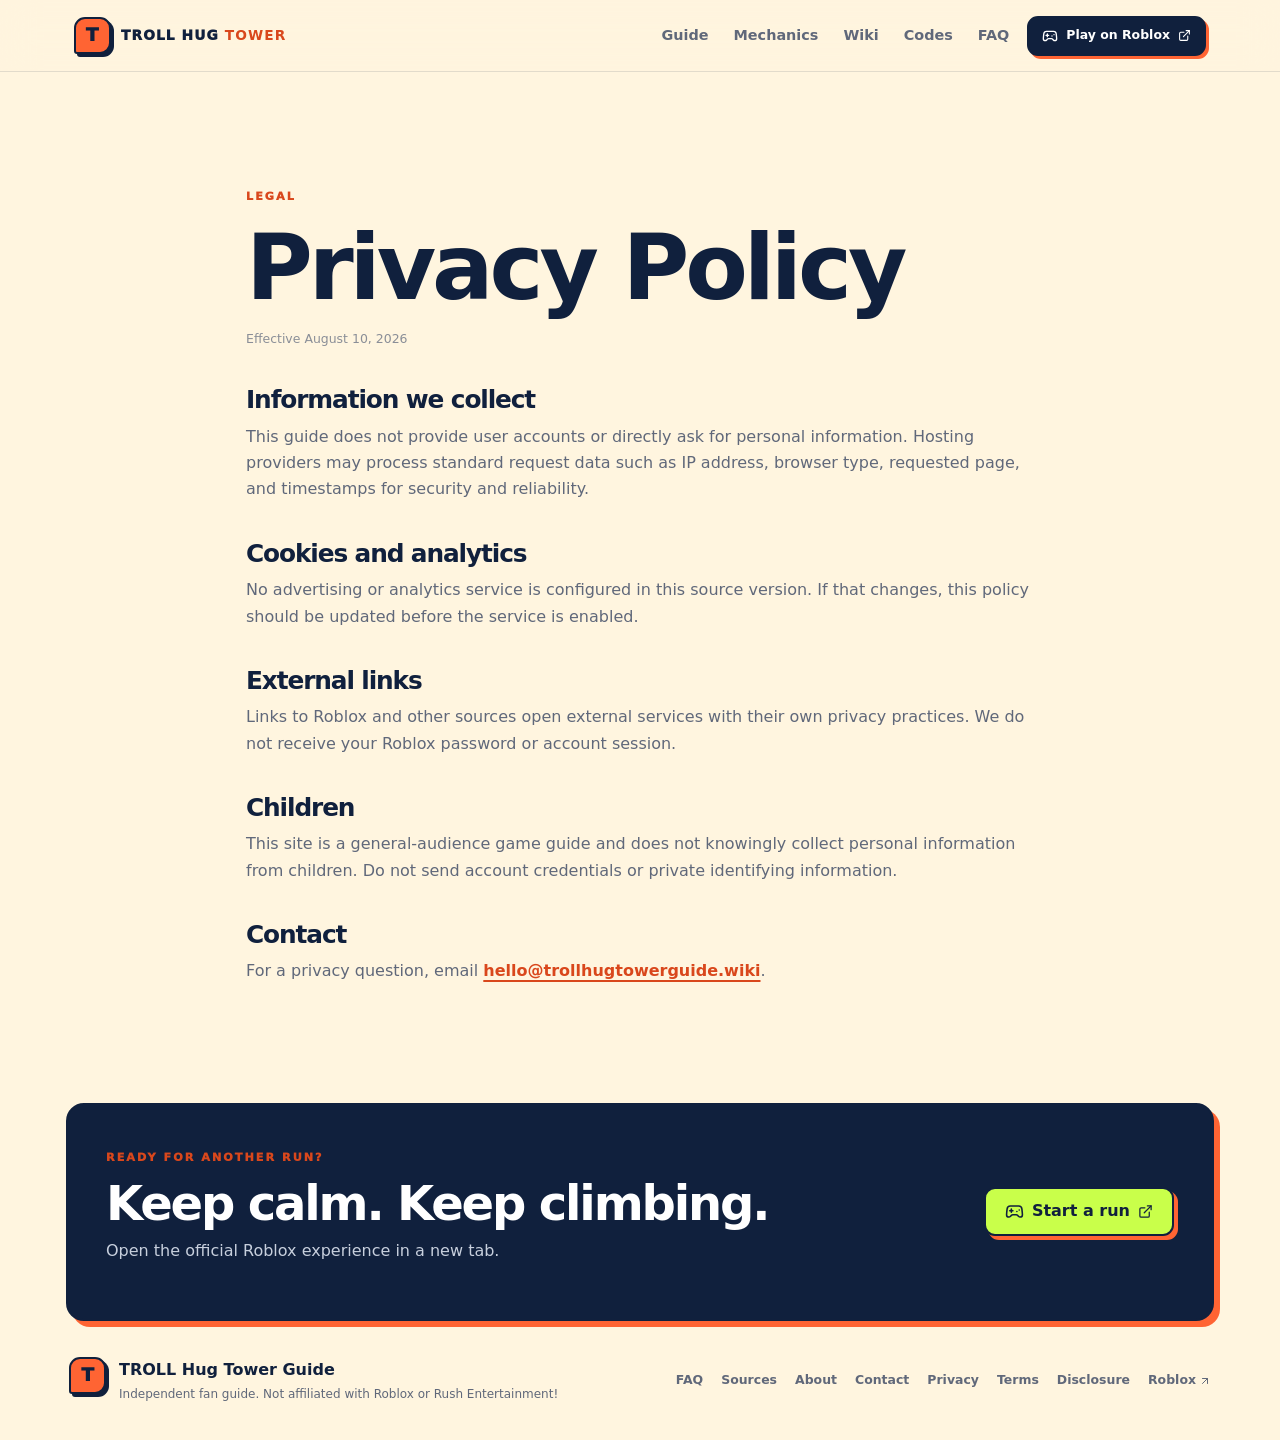
<file: privacy/index.html>
<!DOCTYPE html><html lang="en"><head><meta charSet="utf-8"/><meta name="viewport" content="width=device-width, initial-scale=1"/><link rel="stylesheet" href="/_next/static/chunks/0kph47~e-.7jf.css" data-precedence="next"/><link rel="preload" as="script" fetchPriority="low" href="/_next/static/chunks/0tjosc5d5mc5-.js"/><script src="/_next/static/chunks/0037m9gpw..r6.js" async=""></script><script src="/_next/static/chunks/0lb28vs8w.3hs.js" async=""></script><script src="/_next/static/chunks/0f9v5zx4aqx9k.js" async=""></script><script src="/_next/static/chunks/turbopack-0t.p49p1cvdat.js" async=""></script><script src="/_next/static/chunks/05tnz4239b_il.js" async=""></script><script src="/_next/static/chunks/0p1ssqxck89fw.js" async=""></script><meta name="theme-color" content="#fff5df"/><meta name="color-scheme" content="light"/><title>Privacy Policy | THT Guide</title><meta name="description" content="Privacy policy for the independent TROLL Hug Tower Guide."/><meta name="application-name" content="TROLL Hug Tower Guide"/><link rel="manifest" href="/manifest.webmanifest"/><meta name="robots" content="index, follow"/><link rel="canonical" href="https://trollhugtowerguide.wiki/privacy/"/><meta property="og:title" content="Privacy Policy"/><meta property="og:description" content="Privacy policy for the independent TROLL Hug Tower Guide."/><meta property="og:url" content="https://trollhugtowerguide.wiki/privacy/"/><meta property="og:site_name" content="TROLL Hug Tower Guide"/><meta property="og:image" content="https://trollhugtowerguide.wiki/og.png"/><meta property="og:image:width" content="1731"/><meta property="og:image:height" content="909"/><meta property="og:image:alt" content="TROLL Hug Tower Guide — climb smart, expect chaos"/><meta property="og:type" content="website"/><meta name="twitter:card" content="summary_large_image"/><meta name="twitter:title" content="Privacy Policy"/><meta name="twitter:description" content="Privacy policy for the independent TROLL Hug Tower Guide."/><meta name="twitter:image" content="https://trollhugtowerguide.wiki/og.png"/><link rel="shortcut icon" href="/favicon.svg"/><link rel="icon" href="/favicon.svg"/><script src="/_next/static/chunks/03~yq9q893hmn.js" noModule=""></script></head><body><div hidden=""><!--$--><!--/$--></div><a class="skip-link" href="#main">Skip to content</a><header class="site-header"><div class="nav-wrap"><a class="brand" aria-label="TROLL Hug Tower Guide home" href="/"><span class="brand-mark">T</span><span>TROLL HUG <b>TOWER</b></span></a><nav class="nav-links " aria-label="Main navigation"><a class="" href="/how-to-play/">Guide</a><a class="" href="/mechanics/">Mechanics</a><a class="" href="/wiki/">Wiki</a><a class="" href="/codes/">Codes</a><a class="" href="/faq/">FAQ</a><span class="mobile-play"><a class="button " href="https://www.roblox.com/games/77420985071922/TROLL-Hug-Tower" target="_blank" rel="noopener noreferrer"><svg xmlns="http://www.w3.org/2000/svg" width="19" height="19" viewBox="0 0 24 24" fill="none" stroke="currentColor" stroke-width="2" stroke-linecap="round" stroke-linejoin="round" class="lucide lucide-gamepad2 lucide-gamepad-2" aria-hidden="true"><line x1="6" x2="10" y1="11" y2="11"></line><line x1="8" x2="8" y1="9" y2="13"></line><line x1="15" x2="15.01" y1="12" y2="12"></line><line x1="18" x2="18.01" y1="10" y2="10"></line><path d="M17.32 5H6.68a4 4 0 0 0-3.978 3.59c-.006.052-.01.101-.017.152C2.604 9.416 2 14.456 2 16a3 3 0 0 0 3 3c1 0 1.5-.5 2-1l1.414-1.414A2 2 0 0 1 9.828 16h4.344a2 2 0 0 1 1.414.586L17 18c.5.5 1 1 2 1a3 3 0 0 0 3-3c0-1.545-.604-6.584-.685-7.258-.007-.05-.011-.1-.017-.151A4 4 0 0 0 17.32 5z"></path></svg>Play on Roblox<svg xmlns="http://www.w3.org/2000/svg" width="15" height="15" viewBox="0 0 24 24" fill="none" stroke="currentColor" stroke-width="2" stroke-linecap="round" stroke-linejoin="round" class="lucide lucide-external-link" aria-hidden="true"><path d="M15 3h6v6"></path><path d="M10 14 21 3"></path><path d="M18 13v6a2 2 0 0 1-2 2H5a2 2 0 0 1-2-2V8a2 2 0 0 1 2-2h6"></path></svg></a></span></nav><span class="desktop-play"><a class="button button-small" href="https://www.roblox.com/games/77420985071922/TROLL-Hug-Tower" target="_blank" rel="noopener noreferrer"><svg xmlns="http://www.w3.org/2000/svg" width="16" height="16" viewBox="0 0 24 24" fill="none" stroke="currentColor" stroke-width="2" stroke-linecap="round" stroke-linejoin="round" class="lucide lucide-gamepad2 lucide-gamepad-2" aria-hidden="true"><line x1="6" x2="10" y1="11" y2="11"></line><line x1="8" x2="8" y1="9" y2="13"></line><line x1="15" x2="15.01" y1="12" y2="12"></line><line x1="18" x2="18.01" y1="10" y2="10"></line><path d="M17.32 5H6.68a4 4 0 0 0-3.978 3.59c-.006.052-.01.101-.017.152C2.604 9.416 2 14.456 2 16a3 3 0 0 0 3 3c1 0 1.5-.5 2-1l1.414-1.414A2 2 0 0 1 9.828 16h4.344a2 2 0 0 1 1.414.586L17 18c.5.5 1 1 2 1a3 3 0 0 0 3-3c0-1.545-.604-6.584-.685-7.258-.007-.05-.011-.1-.017-.151A4 4 0 0 0 17.32 5z"></path></svg>Play on Roblox<svg xmlns="http://www.w3.org/2000/svg" width="13" height="13" viewBox="0 0 24 24" fill="none" stroke="currentColor" stroke-width="2" stroke-linecap="round" stroke-linejoin="round" class="lucide lucide-external-link" aria-hidden="true"><path d="M15 3h6v6"></path><path d="M10 14 21 3"></path><path d="M18 13v6a2 2 0 0 1-2 2H5a2 2 0 0 1-2-2V8a2 2 0 0 1 2-2h6"></path></svg></a></span><button class="menu-button" type="button" aria-expanded="false" aria-label="Open navigation"><svg xmlns="http://www.w3.org/2000/svg" width="24" height="24" viewBox="0 0 24 24" fill="none" stroke="currentColor" stroke-width="2" stroke-linecap="round" stroke-linejoin="round" class="lucide lucide-menu" aria-hidden="true"><path d="M4 12h16"></path><path d="M4 18h16"></path><path d="M4 6h16"></path></svg></button></div></header><main id="main"><section class="legal narrow-content"><span class="eyebrow">LEGAL</span><h1>Privacy Policy</h1><p class="updated">Effective <!-- -->August 10, 2026</p><h2>Information we collect</h2><p>This guide does not provide user accounts or directly ask for personal information. Hosting providers may process standard request data such as IP address, browser type, requested page, and timestamps for security and reliability.</p><h2>Cookies and analytics</h2><p>No advertising or analytics service is configured in this source version. If that changes, this policy should be updated before the service is enabled.</p><h2>External links</h2><p>Links to Roblox and other sources open external services with their own privacy practices. We do not receive your Roblox password or account session.</p><h2>Children</h2><p>This site is a general-audience game guide and does not knowingly collect personal information from children. Do not send account credentials or private identifying information.</p><h2>Contact</h2><p>For a privacy question, email <a class="text-link" href="mailto:hello@trollhugtowerguide.wiki">hello@trollhugtowerguide.wiki</a>.</p></section><!--$--><!--/$--></main><footer class="site-footer"><div class="footer-cta"><div><span class="eyebrow">READY FOR ANOTHER RUN?</span><h2>Keep calm. Keep climbing.</h2><p>Open the official Roblox experience in a new tab.</p></div><a class="button " href="https://www.roblox.com/games/77420985071922/TROLL-Hug-Tower" target="_blank" rel="noopener noreferrer"><svg xmlns="http://www.w3.org/2000/svg" width="19" height="19" viewBox="0 0 24 24" fill="none" stroke="currentColor" stroke-width="2" stroke-linecap="round" stroke-linejoin="round" class="lucide lucide-gamepad2 lucide-gamepad-2" aria-hidden="true"><line x1="6" x2="10" y1="11" y2="11"></line><line x1="8" x2="8" y1="9" y2="13"></line><line x1="15" x2="15.01" y1="12" y2="12"></line><line x1="18" x2="18.01" y1="10" y2="10"></line><path d="M17.32 5H6.68a4 4 0 0 0-3.978 3.59c-.006.052-.01.101-.017.152C2.604 9.416 2 14.456 2 16a3 3 0 0 0 3 3c1 0 1.5-.5 2-1l1.414-1.414A2 2 0 0 1 9.828 16h4.344a2 2 0 0 1 1.414.586L17 18c.5.5 1 1 2 1a3 3 0 0 0 3-3c0-1.545-.604-6.584-.685-7.258-.007-.05-.011-.1-.017-.151A4 4 0 0 0 17.32 5z"></path></svg>Start a run<svg xmlns="http://www.w3.org/2000/svg" width="15" height="15" viewBox="0 0 24 24" fill="none" stroke="currentColor" stroke-width="2" stroke-linecap="round" stroke-linejoin="round" class="lucide lucide-external-link" aria-hidden="true"><path d="M15 3h6v6"></path><path d="M10 14 21 3"></path><path d="M18 13v6a2 2 0 0 1-2 2H5a2 2 0 0 1-2-2V8a2 2 0 0 1 2-2h6"></path></svg></a></div><div class="footer-row"><div class="footer-brand"><span class="brand-mark">T</span><div><b>TROLL Hug Tower Guide</b><p>Independent fan guide. Not affiliated with Roblox or Rush Entertainment!</p></div></div><nav aria-label="Footer navigation"><a href="/faq/">FAQ</a><a href="/sources/">Sources</a><a href="/about/">About</a><a href="/contact/">Contact</a><a href="/privacy/">Privacy</a><a href="/terms/">Terms</a><a href="/disclosure/">Disclosure</a><a href="https://www.roblox.com" target="_blank" rel="noopener noreferrer">Roblox <svg xmlns="http://www.w3.org/2000/svg" width="12" height="12" viewBox="0 0 24 24" fill="none" stroke="currentColor" stroke-width="2" stroke-linecap="round" stroke-linejoin="round" class="lucide lucide-arrow-up-right" aria-hidden="true"><path d="M7 7h10v10"></path><path d="M7 17 17 7"></path></svg></a></nav></div></footer><script type="application/ld+json">{"@context":"https://schema.org","@graph":[{"@type":"WebSite","name":"TROLL Hug Tower Guide","url":"https://trollhugtowerguide.wiki","description":"Independent player guide and wiki for TROLL Hug Tower on Roblox.","inLanguage":"en","isAccessibleForFree":true},{"@type":"VideoGame","name":"TROLL Hug Tower 😁","url":"https://www.roblox.com/games/77420985071922/TROLL-Hug-Tower","gamePlatform":"Roblox","author":{"@type":"Organization","name":"Rush Entertainment!","url":"https://www.roblox.com/communities/35998478/Rush-Entertainment"}}]}</script><script src="/_next/static/chunks/0tjosc5d5mc5-.js" id="_R_" async=""></script><script>(self.__next_f=self.__next_f||[]).push([0])</script><script>self.__next_f.push([1,"1:\"$Sreact.fragment\"\n2:I[48563,[\"/_next/static/chunks/05tnz4239b_il.js\",\"/_next/static/chunks/0p1ssqxck89fw.js\"],\"SiteHeader\"]\n3:I[14975,[\"/_next/static/chunks/05tnz4239b_il.js\",\"/_next/static/chunks/0p1ssqxck89fw.js\"],\"default\"]\n4:I[77200,[\"/_next/static/chunks/05tnz4239b_il.js\",\"/_next/static/chunks/0p1ssqxck89fw.js\"],\"default\"]\n5:I[81004,[\"/_next/static/chunks/05tnz4239b_il.js\",\"/_next/static/chunks/0p1ssqxck89fw.js\"],\"\"]\nd:I[28674,[\"/_next/static/chunks/05tnz4239b_il.js\",\"/_next/static/chunks/0p1ssqxck89fw.js\"],\"default\",1]\n:HL[\"/_next/static/chunks/0kph47~e-.7jf.css\",\"style\"]\n"])</script><script>self.__next_f.push([1,"0:{\"P\":null,\"c\":[\"\",\"privacy\",\"\"],\"q\":\"\",\"i\":false,\"f\":[[[\"\",{\"children\":[\"privacy\",{\"children\":[\"__PAGE__\",{}]}]},\"$undefined\",\"$undefined\",16],[[\"$\",\"$1\",\"c\",{\"children\":[[[\"$\",\"link\",\"0\",{\"rel\":\"stylesheet\",\"href\":\"/_next/static/chunks/0kph47~e-.7jf.css\",\"precedence\":\"next\",\"crossOrigin\":\"$undefined\",\"nonce\":\"$undefined\"}],[\"$\",\"script\",\"script-0\",{\"src\":\"/_next/static/chunks/05tnz4239b_il.js\",\"async\":true,\"nonce\":\"$undefined\"}],[\"$\",\"script\",\"script-1\",{\"src\":\"/_next/static/chunks/0p1ssqxck89fw.js\",\"async\":true,\"nonce\":\"$undefined\"}]],[\"$\",\"html\",null,{\"lang\":\"en\",\"children\":[\"$\",\"body\",null,{\"children\":[[\"$\",\"a\",null,{\"className\":\"skip-link\",\"href\":\"#main\",\"children\":\"Skip to content\"}],[\"$\",\"$L2\",null,{}],[\"$\",\"main\",null,{\"id\":\"main\",\"children\":[\"$\",\"$L3\",null,{\"parallelRouterKey\":\"children\",\"error\":\"$undefined\",\"errorStyles\":\"$undefined\",\"errorScripts\":\"$undefined\",\"template\":[\"$\",\"$L4\",null,{}],\"templateStyles\":\"$undefined\",\"templateScripts\":\"$undefined\",\"notFound\":[[\"$\",\"section\",null,{\"className\":\"empty-page\",\"children\":[[\"$\",\"span\",null,{\"className\":\"sticker\",\"children\":\"404 · MISSED THE PLATFORM\"}],[\"$\",\"h1\",null,{\"children\":\"Back to the checkpoint.\"}],[\"$\",\"p\",null,{\"children\":\"This page is not part of the tower. Return home and choose another route.\"}],[\"$\",\"$L5\",null,{\"className\":\"button\",\"href\":\"/\",\"children\":[[\"$\",\"svg\",null,{\"ref\":\"$undefined\",\"xmlns\":\"http://www.w3.org/2000/svg\",\"width\":18,\"height\":18,\"viewBox\":\"0 0 24 24\",\"fill\":\"none\",\"stroke\":\"currentColor\",\"strokeWidth\":2,\"strokeLinecap\":\"round\",\"strokeLinejoin\":\"round\",\"className\":\"lucide lucide-arrow-left\",\"aria-hidden\":\"true\",\"children\":[[\"$\",\"path\",\"1l729n\",{\"d\":\"m12 19-7-7 7-7\"}],[\"$\",\"path\",\"x3x0zl\",{\"d\":\"M19 12H5\"}],\"$undefined\"]}],\" Back home\"]}]]}],[]],\"forbidden\":\"$undefined\",\"unauthorized\":\"$undefined\"}]}],[\"$\",\"footer\",null,{\"className\":\"site-footer\",\"children\":[[\"$\",\"div\",null,{\"className\":\"footer-cta\",\"children\":[[\"$\",\"div\",null,{\"children\":[[\"$\",\"span\",null,{\"className\":\"eyebrow\",\"children\":\"READY FOR ANOTHER RUN?\"}],[\"$\",\"h2\",null,{\"children\":\"Keep calm. Keep climbing.\"}],[\"$\",\"p\",null,{\"children\":\"Open the official Roblox experience in a new tab.\"}]]}],[\"$\",\"a\",null,{\"className\":\"button \",\"href\":\"https://www.roblox.com/games/77420985071922/TROLL-Hug-Tower\",\"target\":\"_blank\",\"rel\":\"noopener noreferrer\",\"children\":[[\"$\",\"svg\",null,{\"ref\":\"$undefined\",\"xmlns\":\"http://www.w3.org/2000/svg\",\"width\":19,\"height\":19,\"viewBox\":\"0 0 24 24\",\"fill\":\"none\",\"stroke\":\"currentColor\",\"strokeWidth\":2,\"strokeLinecap\":\"round\",\"strokeLinejoin\":\"round\",\"className\":\"lucide lucide-gamepad2 lucide-gamepad-2\",\"aria-hidden\":\"true\",\"children\":[[\"$\",\"line\",\"1gktln\",{\"x1\":\"6\",\"x2\":\"10\",\"y1\":\"11\",\"y2\":\"11\"}],[\"$\",\"line\",\"qnk9ow\",{\"x1\":\"8\",\"x2\":\"8\",\"y1\":\"9\",\"y2\":\"13\"}],[\"$\",\"line\",\"krot7o\",{\"x1\":\"15\",\"x2\":\"15.01\",\"y1\":\"12\",\"y2\":\"12\"}],[\"$\",\"line\",\"1lcuu1\",{\"x1\":\"18\",\"x2\":\"18.01\",\"y1\":\"10\",\"y2\":\"10\"}],[\"$\",\"path\",\"mfqc10\",{\"d\":\"M17.32 5H6.68a4 4 0 0 0-3.978 3.59c-.006.052-.01.101-.017.152C2.604 9.416 2 14.456 2 16a3 3 0 0 0 3 3c1 0 1.5-.5 2-1l1.414-1.414A2 2 0 0 1 9.828 16h4.344a2 2 0 0 1 1.414.586L17 18c.5.5 1 1 2 1a3 3 0 0 0 3-3c0-1.545-.604-6.584-.685-7.258-.007-.05-.011-.1-.017-.151A4 4 0 0 0 17.32 5z\"}],\"$undefined\"]}],\"Start a run\",[\"$\",\"svg\",null,{\"ref\":\"$undefined\",\"xmlns\":\"http://www.w3.org/2000/svg\",\"width\":15,\"height\":15,\"viewBox\":\"0 0 24 24\",\"fill\":\"none\",\"stroke\":\"currentColor\",\"strokeWidth\":2,\"strokeLinecap\":\"round\",\"strokeLinejoin\":\"round\",\"className\":\"lucide lucide-external-link\",\"aria-hidden\":\"true\",\"children\":[[\"$\",\"path\",\"1q9fwt\",{\"d\":\"M15 3h6v6\"}],[\"$\",\"path\",\"gplh6r\",{\"d\":\"M10 14 21 3\"}],[\"$\",\"path\",\"a6xqqp\",{\"d\":\"M18 13v6a2 2 0 0 1-2 2H5a2 2 0 0 1-2-2V8a2 2 0 0 1 2-2h6\"}],\"$undefined\"]}]]}]]}],[\"$\",\"div\",null,{\"className\":\"footer-row\",\"children\":[[\"$\",\"div\",null,{\"className\":\"footer-brand\",\"children\":[[\"$\",\"span\",null,{\"className\":\"brand-mark\",\"children\":\"T\"}],[\"$\",\"div\",null,{\"children\":[[\"$\",\"b\",null,{\"children\":\"TROLL Hug Tower Guide\"}],[\"$\",\"p\",null,{\"children\":\"Independent fan guide. Not affiliated with Roblox or Rush Entertainment!\"}]]}]]}],[\"$\",\"nav\",null,{\"aria-label\":\"Footer navigation\",\"children\":[[[\"$\",\"$L5\",\"/faq\",{\"href\":\"/faq\",\"children\":\"FAQ\"}],[\"$\",\"$L5\",\"/sources\",{\"href\":\"/sources\",\"children\":\"Sources\"}],[\"$\",\"$L5\",\"/about\",{\"href\":\"/about\",\"children\":\"About\"}],[\"$\",\"$L5\",\"/contact\",{\"href\":\"/contact\",\"children\":\"Contact\"}],[\"$\",\"$L5\",\"/privacy\",{\"href\":\"/privacy\",\"children\":\"Privacy\"}],[\"$\",\"$L5\",\"/terms\",{\"href\":\"/terms\",\"children\":\"Terms\"}],[\"$\",\"$L5\",\"/disclosure\",{\"href\":\"/disclosure\",\"children\":\"Disclosure\"}]],[\"$\",\"a\",null,{\"href\":\"https://www.roblox.com\",\"target\":\"_blank\",\"rel\":\"noopener noreferrer\",\"children\":[\"Roblox \",[\"$\",\"svg\",null,{\"ref\":\"$undefined\",\"xmlns\":\"http://www.w3.org/2000/svg\",\"width\":12,\"height\":12,\"viewBox\":\"0 0 24 24\",\"fill\":\"none\",\"stroke\":\"currentColor\",\"strokeWidth\":2,\"strokeLinecap\":\"round\",\"strokeLinejoin\":\"round\",\"className\":\"lucide lucide-arrow-up-right\",\"aria-hidden\":\"true\",\"children\":[\"$L6\",\"$L7\",\"$undefined\"]}]]}]]}]]}]]}],\"$L8\"]}]}]]}],{\"children\":[\"$L9\",{\"children\":[\"$La\",{},null,false,null]},null,false,\"$@b\"]},null,false,null],\"$Lc\",false]],\"m\":\"$undefined\",\"G\":[\"$d\",[\"$Le\"]],\"S\":true,\"h\":null,\"s\":\"$undefined\",\"l\":\"$undefined\",\"p\":\"$undefined\",\"d\":\"$undefined\",\"b\":\"alORFlDnJy-calxNZ7yRD\"}\n"])</script><script>self.__next_f.push([1,"f:I[92446,[\"/_next/static/chunks/05tnz4239b_il.js\",\"/_next/static/chunks/0p1ssqxck89fw.js\"],\"OutletBoundary\"]\n10:\"$Sreact.suspense\"\n13:I[92446,[\"/_next/static/chunks/05tnz4239b_il.js\",\"/_next/static/chunks/0p1ssqxck89fw.js\"],\"ViewportBoundary\"]\n15:I[92446,[\"/_next/static/chunks/05tnz4239b_il.js\",\"/_next/static/chunks/0p1ssqxck89fw.js\"],\"MetadataBoundary\"]\n6:[\"$\",\"path\",\"1tivn9\",{\"d\":\"M7 7h10v10\"}]\n7:[\"$\",\"path\",\"1vkiza\",{\"d\":\"M7 17 17 7\"}]\n8:[\"$\",\"script\",null,{\"type\":\"application/ld+json\",\"dangerouslySetInnerHTML\":{\"__html\":\"{\\\"@context\\\":\\\"https://schema.org\\\",\\\"@graph\\\":[{\\\"@type\\\":\\\"WebSite\\\",\\\"name\\\":\\\"TROLL Hug Tower Guide\\\",\\\"url\\\":\\\"https://trollhugtowerguide.wiki\\\",\\\"description\\\":\\\"Independent player guide and wiki for TROLL Hug Tower on Roblox.\\\",\\\"inLanguage\\\":\\\"en\\\",\\\"isAccessibleForFree\\\":true},{\\\"@type\\\":\\\"VideoGame\\\",\\\"name\\\":\\\"TROLL Hug Tower 😁\\\",\\\"url\\\":\\\"https://www.roblox.com/games/77420985071922/TROLL-Hug-Tower\\\",\\\"gamePlatform\\\":\\\"Roblox\\\",\\\"author\\\":{\\\"@type\\\":\\\"Organization\\\",\\\"name\\\":\\\"Rush Entertainment!\\\",\\\"url\\\":\\\"https://www.roblox.com/communities/35998478/Rush-Entertainment\\\"}}]}\"}}]\n9:[\"$\",\"$1\",\"c\",{\"children\":[null,[\"$\",\"$L3\",null,{\"parallelRouterKey\":\"children\",\"error\":\"$undefined\",\"errorStyles\":\"$undefined\",\"errorScripts\":\"$undefined\",\"template\":[\"$\",\"$L4\",null,{}],\"templateStyles\":\"$undefined\",\"templateScripts\":\"$undefined\",\"notFound\":\"$undefined\",\"forbidden\":\"$undefined\",\"unauthorized\":\"$undefined\"}]]}]\n"])</script><script>self.__next_f.push([1,"a:[\"$\",\"$1\",\"c\",{\"children\":[[\"$\",\"section\",null,{\"className\":\"legal narrow-content\",\"children\":[[\"$\",\"span\",null,{\"className\":\"eyebrow\",\"children\":\"LEGAL\"}],[\"$\",\"h1\",null,{\"children\":\"Privacy Policy\"}],[\"$\",\"p\",null,{\"className\":\"updated\",\"children\":[\"Effective \",\"August 10, 2026\"]}],[\"$\",\"h2\",null,{\"children\":\"Information we collect\"}],[\"$\",\"p\",null,{\"children\":\"This guide does not provide user accounts or directly ask for personal information. Hosting providers may process standard request data such as IP address, browser type, requested page, and timestamps for security and reliability.\"}],[\"$\",\"h2\",null,{\"children\":\"Cookies and analytics\"}],[\"$\",\"p\",null,{\"children\":\"No advertising or analytics service is configured in this source version. If that changes, this policy should be updated before the service is enabled.\"}],[\"$\",\"h2\",null,{\"children\":\"External links\"}],[\"$\",\"p\",null,{\"children\":\"Links to Roblox and other sources open external services with their own privacy practices. We do not receive your Roblox password or account session.\"}],[\"$\",\"h2\",null,{\"children\":\"Children\"}],[\"$\",\"p\",null,{\"children\":\"This site is a general-audience game guide and does not knowingly collect personal information from children. Do not send account credentials or private identifying information.\"}],[\"$\",\"h2\",null,{\"children\":\"Contact\"}],[\"$\",\"p\",null,{\"children\":[\"For a privacy question, email \",[\"$\",\"a\",null,{\"className\":\"text-link\",\"href\":\"mailto:hello@trollhugtowerguide.wiki\",\"children\":\"hello@trollhugtowerguide.wiki\"}],\".\"]}]]}],null,[\"$\",\"$Lf\",null,{\"children\":[\"$\",\"$10\",null,{\"name\":\"Next.MetadataOutlet\",\"children\":\"$@11\"}]}]]}]\n"])</script><script>self.__next_f.push([1,"12:[]\nb:\"$W12\"\nc:[\"$\",\"$1\",\"h\",{\"children\":[null,[\"$\",\"$L13\",null,{\"children\":\"$L14\"}],[\"$\",\"div\",null,{\"hidden\":true,\"children\":[\"$\",\"$L15\",null,{\"children\":[\"$\",\"$10\",null,{\"name\":\"Next.Metadata\",\"children\":\"$L16\"}]}]}],null]}]\ne:[\"$\",\"link\",\"0\",{\"rel\":\"stylesheet\",\"href\":\"/_next/static/chunks/0kph47~e-.7jf.css\",\"precedence\":\"next\",\"crossOrigin\":\"$undefined\",\"nonce\":\"$undefined\"}]\n"])</script><script>self.__next_f.push([1,"14:[[\"$\",\"meta\",\"0\",{\"charSet\":\"utf-8\"}],[\"$\",\"meta\",\"1\",{\"name\":\"viewport\",\"content\":\"width=device-width, initial-scale=1\"}],[\"$\",\"meta\",\"2\",{\"name\":\"theme-color\",\"content\":\"#fff5df\"}],[\"$\",\"meta\",\"3\",{\"name\":\"color-scheme\",\"content\":\"light\"}]]\n"])</script><script>self.__next_f.push([1,"17:I[79450,[\"/_next/static/chunks/05tnz4239b_il.js\",\"/_next/static/chunks/0p1ssqxck89fw.js\"],\"IconMark\"]\n11:null\n"])</script><script>self.__next_f.push([1,"16:[[\"$\",\"title\",\"0\",{\"children\":\"Privacy Policy | THT Guide\"}],[\"$\",\"meta\",\"1\",{\"name\":\"description\",\"content\":\"Privacy policy for the independent TROLL Hug Tower Guide.\"}],[\"$\",\"meta\",\"2\",{\"name\":\"application-name\",\"content\":\"TROLL Hug Tower Guide\"}],[\"$\",\"link\",\"3\",{\"rel\":\"manifest\",\"href\":\"/manifest.webmanifest\",\"crossOrigin\":\"$undefined\"}],[\"$\",\"meta\",\"4\",{\"name\":\"robots\",\"content\":\"index, follow\"}],[\"$\",\"link\",\"5\",{\"rel\":\"canonical\",\"href\":\"https://trollhugtowerguide.wiki/privacy/\"}],[\"$\",\"meta\",\"6\",{\"property\":\"og:title\",\"content\":\"Privacy Policy\"}],[\"$\",\"meta\",\"7\",{\"property\":\"og:description\",\"content\":\"Privacy policy for the independent TROLL Hug Tower Guide.\"}],[\"$\",\"meta\",\"8\",{\"property\":\"og:url\",\"content\":\"https://trollhugtowerguide.wiki/privacy/\"}],[\"$\",\"meta\",\"9\",{\"property\":\"og:site_name\",\"content\":\"TROLL Hug Tower Guide\"}],[\"$\",\"meta\",\"10\",{\"property\":\"og:image\",\"content\":\"https://trollhugtowerguide.wiki/og.png\"}],[\"$\",\"meta\",\"11\",{\"property\":\"og:image:width\",\"content\":\"1731\"}],[\"$\",\"meta\",\"12\",{\"property\":\"og:image:height\",\"content\":\"909\"}],[\"$\",\"meta\",\"13\",{\"property\":\"og:image:alt\",\"content\":\"TROLL Hug Tower Guide — climb smart, expect chaos\"}],[\"$\",\"meta\",\"14\",{\"property\":\"og:type\",\"content\":\"website\"}],[\"$\",\"meta\",\"15\",{\"name\":\"twitter:card\",\"content\":\"summary_large_image\"}],[\"$\",\"meta\",\"16\",{\"name\":\"twitter:title\",\"content\":\"Privacy Policy\"}],[\"$\",\"meta\",\"17\",{\"name\":\"twitter:description\",\"content\":\"Privacy policy for the independent TROLL Hug Tower Guide.\"}],[\"$\",\"meta\",\"18\",{\"name\":\"twitter:image\",\"content\":\"https://trollhugtowerguide.wiki/og.png\"}],[\"$\",\"link\",\"19\",{\"rel\":\"shortcut icon\",\"href\":\"/favicon.svg\"}],[\"$\",\"link\",\"20\",{\"rel\":\"icon\",\"href\":\"/favicon.svg\"}],[\"$\",\"$L17\",\"21\",{}]]\n"])</script></body></html>
</file>
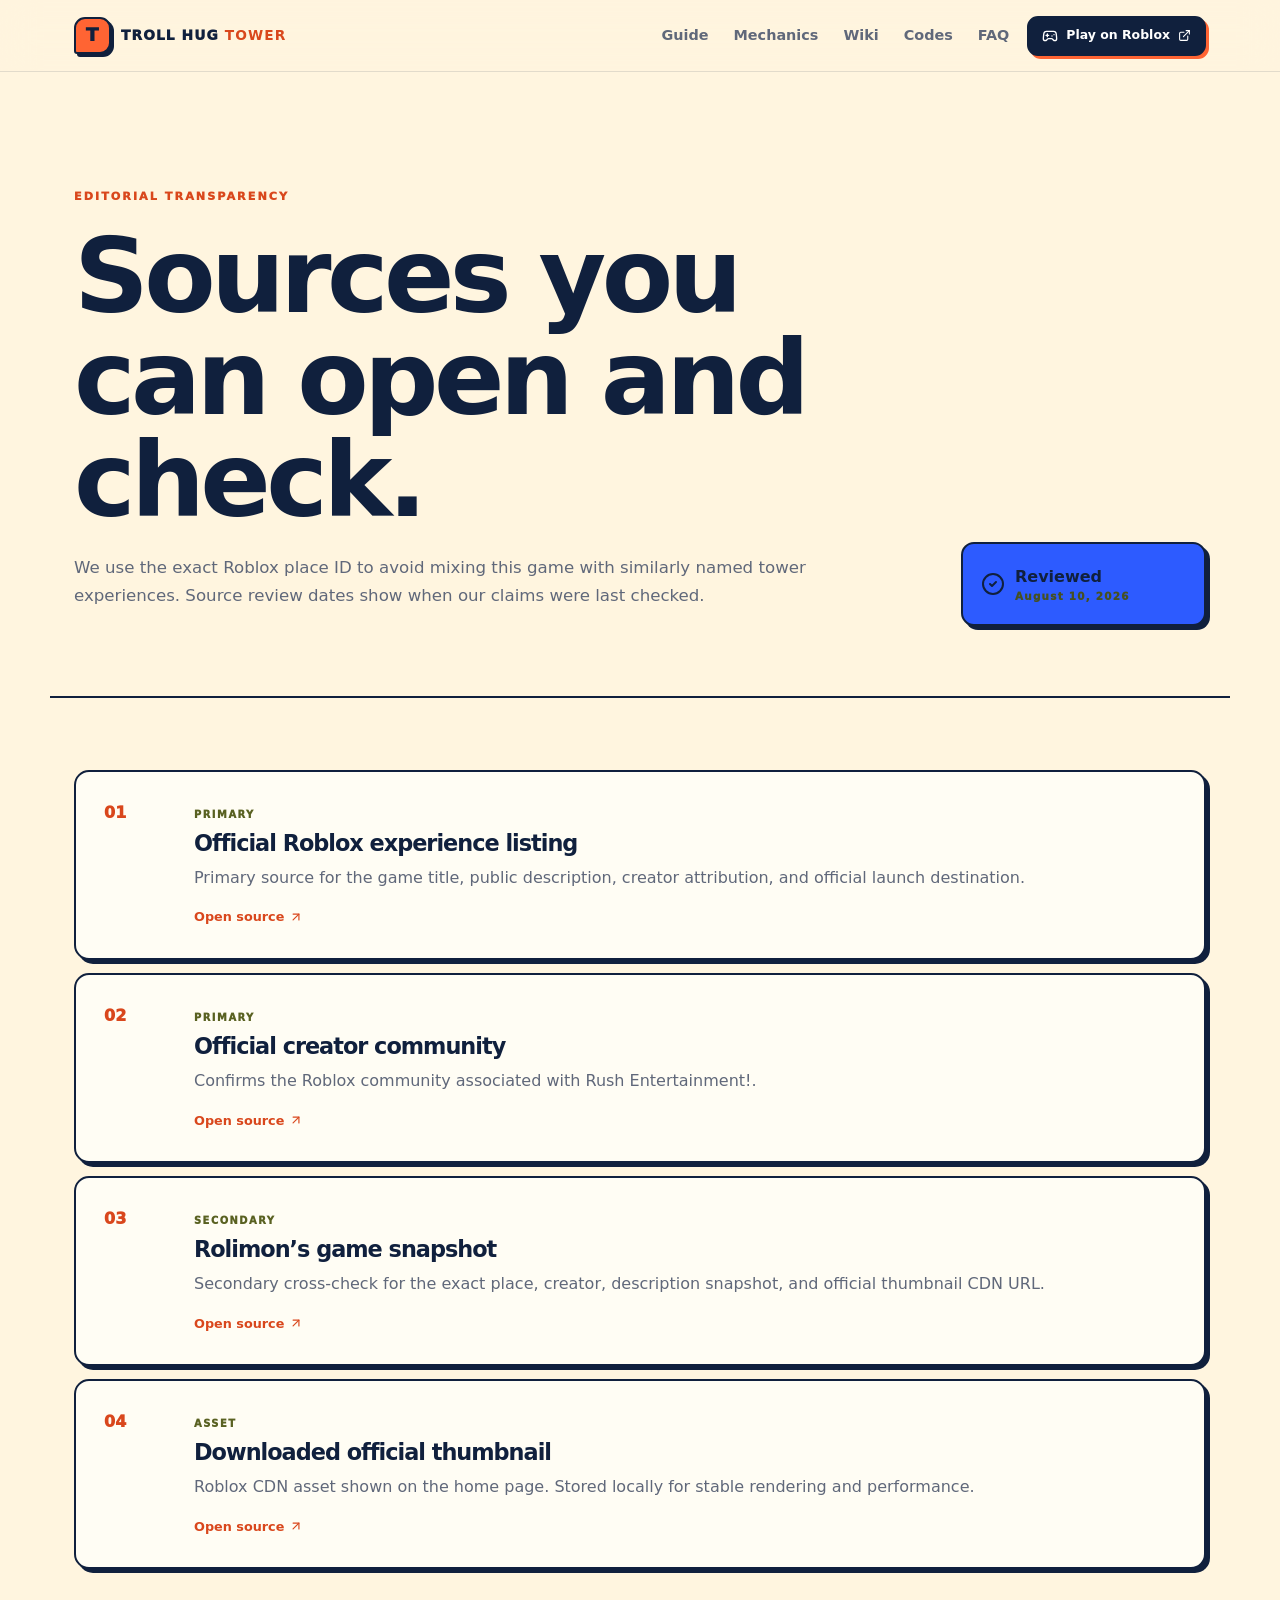
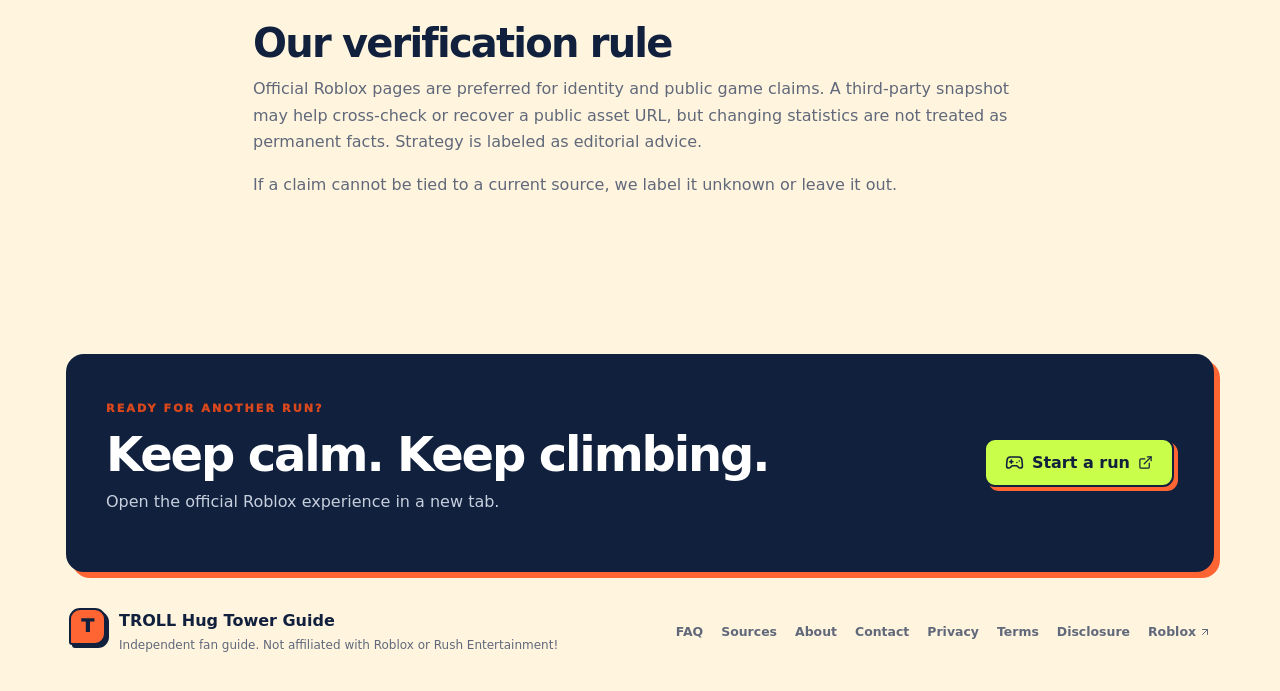
<file: sources/index.html>
<!DOCTYPE html><html lang="en"><head><meta charSet="utf-8"/><meta name="viewport" content="width=device-width, initial-scale=1"/><link rel="stylesheet" href="/_next/static/chunks/0kph47~e-.7jf.css" data-precedence="next"/><link rel="preload" as="script" fetchPriority="low" href="/_next/static/chunks/0tjosc5d5mc5-.js"/><script src="/_next/static/chunks/0037m9gpw..r6.js" async=""></script><script src="/_next/static/chunks/0lb28vs8w.3hs.js" async=""></script><script src="/_next/static/chunks/0f9v5zx4aqx9k.js" async=""></script><script src="/_next/static/chunks/turbopack-0t.p49p1cvdat.js" async=""></script><script src="/_next/static/chunks/05tnz4239b_il.js" async=""></script><script src="/_next/static/chunks/0p1ssqxck89fw.js" async=""></script><meta name="theme-color" content="#fff5df"/><meta name="color-scheme" content="light"/><title>Sources &amp; Verification | THT Guide</title><meta name="description" content="See the Roblox listing, source record, asset origin, and editorial verification rules used by the independent TROLL Hug Tower Guide."/><meta name="application-name" content="TROLL Hug Tower Guide"/><link rel="manifest" href="/manifest.webmanifest"/><meta name="robots" content="index, follow"/><link rel="canonical" href="https://trollhugtowerguide.wiki/sources/"/><meta property="og:title" content="Sources &amp; Verification"/><meta property="og:description" content="See the Roblox listing, source record, asset origin, and editorial verification rules used by the independent TROLL Hug Tower Guide."/><meta property="og:url" content="https://trollhugtowerguide.wiki/sources/"/><meta property="og:site_name" content="TROLL Hug Tower Guide"/><meta property="og:image" content="https://trollhugtowerguide.wiki/og.png"/><meta property="og:image:width" content="1731"/><meta property="og:image:height" content="909"/><meta property="og:image:alt" content="TROLL Hug Tower Guide — climb smart, expect chaos"/><meta property="og:type" content="website"/><meta name="twitter:card" content="summary_large_image"/><meta name="twitter:title" content="Sources &amp; Verification"/><meta name="twitter:description" content="See the Roblox listing, source record, asset origin, and editorial verification rules used by the independent TROLL Hug Tower Guide."/><meta name="twitter:image" content="https://trollhugtowerguide.wiki/og.png"/><link rel="shortcut icon" href="/favicon.svg"/><link rel="icon" href="/favicon.svg"/><script src="/_next/static/chunks/03~yq9q893hmn.js" noModule=""></script></head><body><div hidden=""><!--$--><!--/$--></div><a class="skip-link" href="#main">Skip to content</a><header class="site-header"><div class="nav-wrap"><a class="brand" aria-label="TROLL Hug Tower Guide home" href="/"><span class="brand-mark">T</span><span>TROLL HUG <b>TOWER</b></span></a><nav class="nav-links " aria-label="Main navigation"><a class="" href="/how-to-play/">Guide</a><a class="" href="/mechanics/">Mechanics</a><a class="" href="/wiki/">Wiki</a><a class="" href="/codes/">Codes</a><a class="" href="/faq/">FAQ</a><span class="mobile-play"><a class="button " href="https://www.roblox.com/games/77420985071922/TROLL-Hug-Tower" target="_blank" rel="noopener noreferrer"><svg xmlns="http://www.w3.org/2000/svg" width="19" height="19" viewBox="0 0 24 24" fill="none" stroke="currentColor" stroke-width="2" stroke-linecap="round" stroke-linejoin="round" class="lucide lucide-gamepad2 lucide-gamepad-2" aria-hidden="true"><line x1="6" x2="10" y1="11" y2="11"></line><line x1="8" x2="8" y1="9" y2="13"></line><line x1="15" x2="15.01" y1="12" y2="12"></line><line x1="18" x2="18.01" y1="10" y2="10"></line><path d="M17.32 5H6.68a4 4 0 0 0-3.978 3.59c-.006.052-.01.101-.017.152C2.604 9.416 2 14.456 2 16a3 3 0 0 0 3 3c1 0 1.5-.5 2-1l1.414-1.414A2 2 0 0 1 9.828 16h4.344a2 2 0 0 1 1.414.586L17 18c.5.5 1 1 2 1a3 3 0 0 0 3-3c0-1.545-.604-6.584-.685-7.258-.007-.05-.011-.1-.017-.151A4 4 0 0 0 17.32 5z"></path></svg>Play on Roblox<svg xmlns="http://www.w3.org/2000/svg" width="15" height="15" viewBox="0 0 24 24" fill="none" stroke="currentColor" stroke-width="2" stroke-linecap="round" stroke-linejoin="round" class="lucide lucide-external-link" aria-hidden="true"><path d="M15 3h6v6"></path><path d="M10 14 21 3"></path><path d="M18 13v6a2 2 0 0 1-2 2H5a2 2 0 0 1-2-2V8a2 2 0 0 1 2-2h6"></path></svg></a></span></nav><span class="desktop-play"><a class="button button-small" href="https://www.roblox.com/games/77420985071922/TROLL-Hug-Tower" target="_blank" rel="noopener noreferrer"><svg xmlns="http://www.w3.org/2000/svg" width="16" height="16" viewBox="0 0 24 24" fill="none" stroke="currentColor" stroke-width="2" stroke-linecap="round" stroke-linejoin="round" class="lucide lucide-gamepad2 lucide-gamepad-2" aria-hidden="true"><line x1="6" x2="10" y1="11" y2="11"></line><line x1="8" x2="8" y1="9" y2="13"></line><line x1="15" x2="15.01" y1="12" y2="12"></line><line x1="18" x2="18.01" y1="10" y2="10"></line><path d="M17.32 5H6.68a4 4 0 0 0-3.978 3.59c-.006.052-.01.101-.017.152C2.604 9.416 2 14.456 2 16a3 3 0 0 0 3 3c1 0 1.5-.5 2-1l1.414-1.414A2 2 0 0 1 9.828 16h4.344a2 2 0 0 1 1.414.586L17 18c.5.5 1 1 2 1a3 3 0 0 0 3-3c0-1.545-.604-6.584-.685-7.258-.007-.05-.011-.1-.017-.151A4 4 0 0 0 17.32 5z"></path></svg>Play on Roblox<svg xmlns="http://www.w3.org/2000/svg" width="13" height="13" viewBox="0 0 24 24" fill="none" stroke="currentColor" stroke-width="2" stroke-linecap="round" stroke-linejoin="round" class="lucide lucide-external-link" aria-hidden="true"><path d="M15 3h6v6"></path><path d="M10 14 21 3"></path><path d="M18 13v6a2 2 0 0 1-2 2H5a2 2 0 0 1-2-2V8a2 2 0 0 1 2-2h6"></path></svg></a></span><button class="menu-button" type="button" aria-expanded="false" aria-label="Open navigation"><svg xmlns="http://www.w3.org/2000/svg" width="24" height="24" viewBox="0 0 24 24" fill="none" stroke="currentColor" stroke-width="2" stroke-linecap="round" stroke-linejoin="round" class="lucide lucide-menu" aria-hidden="true"><path d="M4 12h16"></path><path d="M4 18h16"></path><path d="M4 6h16"></path></svg></button></div></header><main id="main"><section class="page-hero"><div><span class="eyebrow">EDITORIAL TRANSPARENCY</span><h1>Sources you can open and check.</h1><p>We use the exact Roblox place ID to avoid mixing this game with similarly named tower experiences. Source review dates show when our claims were last checked.</p></div><div class="page-hero-aside"><div class="verified-tile"><svg xmlns="http://www.w3.org/2000/svg" width="24" height="24" viewBox="0 0 24 24" fill="none" stroke="currentColor" stroke-width="2" stroke-linecap="round" stroke-linejoin="round" class="lucide lucide-circle-check" aria-hidden="true"><circle cx="12" cy="12" r="10"></circle><path d="m9 12 2 2 4-4"></path></svg><b>Reviewed</b><span>August 10, 2026</span></div></div></section><section class="content"><div class="source-list"><article class="source-card"><div class="source-index">0<!-- -->1</div><div class="source-body"><span class="source-tag">PRIMARY</span><h2>Official Roblox experience listing</h2><p>Primary source for the game title, public description, creator attribution, and official launch destination.</p><a href="https://www.roblox.com/games/77420985071922/TROLL-Hug-Tower" target="_blank" rel="noopener noreferrer">Open source <svg xmlns="http://www.w3.org/2000/svg" width="24" height="24" viewBox="0 0 24 24" fill="none" stroke="currentColor" stroke-width="2" stroke-linecap="round" stroke-linejoin="round" class="lucide lucide-arrow-up-right" aria-hidden="true"><path d="M7 7h10v10"></path><path d="M7 17 17 7"></path></svg></a></div></article><article class="source-card"><div class="source-index">0<!-- -->2</div><div class="source-body"><span class="source-tag">PRIMARY</span><h2>Official creator community</h2><p>Confirms the Roblox community associated with Rush Entertainment!.</p><a href="https://www.roblox.com/communities/35998478/Rush-Entertainment" target="_blank" rel="noopener noreferrer">Open source <svg xmlns="http://www.w3.org/2000/svg" width="24" height="24" viewBox="0 0 24 24" fill="none" stroke="currentColor" stroke-width="2" stroke-linecap="round" stroke-linejoin="round" class="lucide lucide-arrow-up-right" aria-hidden="true"><path d="M7 7h10v10"></path><path d="M7 17 17 7"></path></svg></a></div></article><article class="source-card"><div class="source-index">0<!-- -->3</div><div class="source-body"><span class="source-tag">SECONDARY</span><h2>Rolimon’s game snapshot</h2><p>Secondary cross-check for the exact place, creator, description snapshot, and official thumbnail CDN URL.</p><a href="https://www.rolimons.com/game/77420985071922" target="_blank" rel="noopener noreferrer">Open source <svg xmlns="http://www.w3.org/2000/svg" width="24" height="24" viewBox="0 0 24 24" fill="none" stroke="currentColor" stroke-width="2" stroke-linecap="round" stroke-linejoin="round" class="lucide lucide-arrow-up-right" aria-hidden="true"><path d="M7 7h10v10"></path><path d="M7 17 17 7"></path></svg></a></div></article><article class="source-card"><div class="source-index">0<!-- -->4</div><div class="source-body"><span class="source-tag">ASSET</span><h2>Downloaded official thumbnail</h2><p>Roblox CDN asset shown on the home page. Stored locally for stable rendering and performance.</p><a href="https://tr.rbxcdn.com/180DAY-5e96f80d3e39cfe7140214ac1f2d27b5/768/432/Image/Webp/noFilter" target="_blank" rel="noopener noreferrer">Open source <svg xmlns="http://www.w3.org/2000/svg" width="24" height="24" viewBox="0 0 24 24" fill="none" stroke="currentColor" stroke-width="2" stroke-linecap="round" stroke-linejoin="round" class="lucide lucide-arrow-up-right" aria-hidden="true"><path d="M7 7h10v10"></path><path d="M7 17 17 7"></path></svg></a></div></article></div><div class="prose narrow-content source-policy"><h2>Our verification rule</h2><p>Official Roblox pages are preferred for identity and public game claims. A third-party snapshot may help cross-check or recover a public asset URL, but changing statistics are not treated as permanent facts. Strategy is labeled as editorial advice.</p><p>If a claim cannot be tied to a current source, we label it unknown or leave it out.</p></div></section><!--$--><!--/$--></main><footer class="site-footer"><div class="footer-cta"><div><span class="eyebrow">READY FOR ANOTHER RUN?</span><h2>Keep calm. Keep climbing.</h2><p>Open the official Roblox experience in a new tab.</p></div><a class="button " href="https://www.roblox.com/games/77420985071922/TROLL-Hug-Tower" target="_blank" rel="noopener noreferrer"><svg xmlns="http://www.w3.org/2000/svg" width="19" height="19" viewBox="0 0 24 24" fill="none" stroke="currentColor" stroke-width="2" stroke-linecap="round" stroke-linejoin="round" class="lucide lucide-gamepad2 lucide-gamepad-2" aria-hidden="true"><line x1="6" x2="10" y1="11" y2="11"></line><line x1="8" x2="8" y1="9" y2="13"></line><line x1="15" x2="15.01" y1="12" y2="12"></line><line x1="18" x2="18.01" y1="10" y2="10"></line><path d="M17.32 5H6.68a4 4 0 0 0-3.978 3.59c-.006.052-.01.101-.017.152C2.604 9.416 2 14.456 2 16a3 3 0 0 0 3 3c1 0 1.5-.5 2-1l1.414-1.414A2 2 0 0 1 9.828 16h4.344a2 2 0 0 1 1.414.586L17 18c.5.5 1 1 2 1a3 3 0 0 0 3-3c0-1.545-.604-6.584-.685-7.258-.007-.05-.011-.1-.017-.151A4 4 0 0 0 17.32 5z"></path></svg>Start a run<svg xmlns="http://www.w3.org/2000/svg" width="15" height="15" viewBox="0 0 24 24" fill="none" stroke="currentColor" stroke-width="2" stroke-linecap="round" stroke-linejoin="round" class="lucide lucide-external-link" aria-hidden="true"><path d="M15 3h6v6"></path><path d="M10 14 21 3"></path><path d="M18 13v6a2 2 0 0 1-2 2H5a2 2 0 0 1-2-2V8a2 2 0 0 1 2-2h6"></path></svg></a></div><div class="footer-row"><div class="footer-brand"><span class="brand-mark">T</span><div><b>TROLL Hug Tower Guide</b><p>Independent fan guide. Not affiliated with Roblox or Rush Entertainment!</p></div></div><nav aria-label="Footer navigation"><a href="/faq/">FAQ</a><a href="/sources/">Sources</a><a href="/about/">About</a><a href="/contact/">Contact</a><a href="/privacy/">Privacy</a><a href="/terms/">Terms</a><a href="/disclosure/">Disclosure</a><a href="https://www.roblox.com" target="_blank" rel="noopener noreferrer">Roblox <svg xmlns="http://www.w3.org/2000/svg" width="12" height="12" viewBox="0 0 24 24" fill="none" stroke="currentColor" stroke-width="2" stroke-linecap="round" stroke-linejoin="round" class="lucide lucide-arrow-up-right" aria-hidden="true"><path d="M7 7h10v10"></path><path d="M7 17 17 7"></path></svg></a></nav></div></footer><script type="application/ld+json">{"@context":"https://schema.org","@graph":[{"@type":"WebSite","name":"TROLL Hug Tower Guide","url":"https://trollhugtowerguide.wiki","description":"Independent player guide and wiki for TROLL Hug Tower on Roblox.","inLanguage":"en","isAccessibleForFree":true},{"@type":"VideoGame","name":"TROLL Hug Tower 😁","url":"https://www.roblox.com/games/77420985071922/TROLL-Hug-Tower","gamePlatform":"Roblox","author":{"@type":"Organization","name":"Rush Entertainment!","url":"https://www.roblox.com/communities/35998478/Rush-Entertainment"}}]}</script><script src="/_next/static/chunks/0tjosc5d5mc5-.js" id="_R_" async=""></script><script>(self.__next_f=self.__next_f||[]).push([0])</script><script>self.__next_f.push([1,"1:\"$Sreact.fragment\"\n2:I[48563,[\"/_next/static/chunks/05tnz4239b_il.js\",\"/_next/static/chunks/0p1ssqxck89fw.js\"],\"SiteHeader\"]\n3:I[14975,[\"/_next/static/chunks/05tnz4239b_il.js\",\"/_next/static/chunks/0p1ssqxck89fw.js\"],\"default\"]\n4:I[77200,[\"/_next/static/chunks/05tnz4239b_il.js\",\"/_next/static/chunks/0p1ssqxck89fw.js\"],\"default\"]\n5:I[81004,[\"/_next/static/chunks/05tnz4239b_il.js\",\"/_next/static/chunks/0p1ssqxck89fw.js\"],\"\"]\nd:I[28674,[\"/_next/static/chunks/05tnz4239b_il.js\",\"/_next/static/chunks/0p1ssqxck89fw.js\"],\"default\",1]\n:HL[\"/_next/static/chunks/0kph47~e-.7jf.css\",\"style\"]\n"])</script><script>self.__next_f.push([1,"0:{\"P\":null,\"c\":[\"\",\"sources\",\"\"],\"q\":\"\",\"i\":false,\"f\":[[[\"\",{\"children\":[\"sources\",{\"children\":[\"__PAGE__\",{}]}]},\"$undefined\",\"$undefined\",16],[[\"$\",\"$1\",\"c\",{\"children\":[[[\"$\",\"link\",\"0\",{\"rel\":\"stylesheet\",\"href\":\"/_next/static/chunks/0kph47~e-.7jf.css\",\"precedence\":\"next\",\"crossOrigin\":\"$undefined\",\"nonce\":\"$undefined\"}],[\"$\",\"script\",\"script-0\",{\"src\":\"/_next/static/chunks/05tnz4239b_il.js\",\"async\":true,\"nonce\":\"$undefined\"}],[\"$\",\"script\",\"script-1\",{\"src\":\"/_next/static/chunks/0p1ssqxck89fw.js\",\"async\":true,\"nonce\":\"$undefined\"}]],[\"$\",\"html\",null,{\"lang\":\"en\",\"children\":[\"$\",\"body\",null,{\"children\":[[\"$\",\"a\",null,{\"className\":\"skip-link\",\"href\":\"#main\",\"children\":\"Skip to content\"}],[\"$\",\"$L2\",null,{}],[\"$\",\"main\",null,{\"id\":\"main\",\"children\":[\"$\",\"$L3\",null,{\"parallelRouterKey\":\"children\",\"error\":\"$undefined\",\"errorStyles\":\"$undefined\",\"errorScripts\":\"$undefined\",\"template\":[\"$\",\"$L4\",null,{}],\"templateStyles\":\"$undefined\",\"templateScripts\":\"$undefined\",\"notFound\":[[\"$\",\"section\",null,{\"className\":\"empty-page\",\"children\":[[\"$\",\"span\",null,{\"className\":\"sticker\",\"children\":\"404 · MISSED THE PLATFORM\"}],[\"$\",\"h1\",null,{\"children\":\"Back to the checkpoint.\"}],[\"$\",\"p\",null,{\"children\":\"This page is not part of the tower. Return home and choose another route.\"}],[\"$\",\"$L5\",null,{\"className\":\"button\",\"href\":\"/\",\"children\":[[\"$\",\"svg\",null,{\"ref\":\"$undefined\",\"xmlns\":\"http://www.w3.org/2000/svg\",\"width\":18,\"height\":18,\"viewBox\":\"0 0 24 24\",\"fill\":\"none\",\"stroke\":\"currentColor\",\"strokeWidth\":2,\"strokeLinecap\":\"round\",\"strokeLinejoin\":\"round\",\"className\":\"lucide lucide-arrow-left\",\"aria-hidden\":\"true\",\"children\":[[\"$\",\"path\",\"1l729n\",{\"d\":\"m12 19-7-7 7-7\"}],[\"$\",\"path\",\"x3x0zl\",{\"d\":\"M19 12H5\"}],\"$undefined\"]}],\" Back home\"]}]]}],[]],\"forbidden\":\"$undefined\",\"unauthorized\":\"$undefined\"}]}],[\"$\",\"footer\",null,{\"className\":\"site-footer\",\"children\":[[\"$\",\"div\",null,{\"className\":\"footer-cta\",\"children\":[[\"$\",\"div\",null,{\"children\":[[\"$\",\"span\",null,{\"className\":\"eyebrow\",\"children\":\"READY FOR ANOTHER RUN?\"}],[\"$\",\"h2\",null,{\"children\":\"Keep calm. Keep climbing.\"}],[\"$\",\"p\",null,{\"children\":\"Open the official Roblox experience in a new tab.\"}]]}],[\"$\",\"a\",null,{\"className\":\"button \",\"href\":\"https://www.roblox.com/games/77420985071922/TROLL-Hug-Tower\",\"target\":\"_blank\",\"rel\":\"noopener noreferrer\",\"children\":[[\"$\",\"svg\",null,{\"ref\":\"$undefined\",\"xmlns\":\"http://www.w3.org/2000/svg\",\"width\":19,\"height\":19,\"viewBox\":\"0 0 24 24\",\"fill\":\"none\",\"stroke\":\"currentColor\",\"strokeWidth\":2,\"strokeLinecap\":\"round\",\"strokeLinejoin\":\"round\",\"className\":\"lucide lucide-gamepad2 lucide-gamepad-2\",\"aria-hidden\":\"true\",\"children\":[[\"$\",\"line\",\"1gktln\",{\"x1\":\"6\",\"x2\":\"10\",\"y1\":\"11\",\"y2\":\"11\"}],[\"$\",\"line\",\"qnk9ow\",{\"x1\":\"8\",\"x2\":\"8\",\"y1\":\"9\",\"y2\":\"13\"}],[\"$\",\"line\",\"krot7o\",{\"x1\":\"15\",\"x2\":\"15.01\",\"y1\":\"12\",\"y2\":\"12\"}],[\"$\",\"line\",\"1lcuu1\",{\"x1\":\"18\",\"x2\":\"18.01\",\"y1\":\"10\",\"y2\":\"10\"}],[\"$\",\"path\",\"mfqc10\",{\"d\":\"M17.32 5H6.68a4 4 0 0 0-3.978 3.59c-.006.052-.01.101-.017.152C2.604 9.416 2 14.456 2 16a3 3 0 0 0 3 3c1 0 1.5-.5 2-1l1.414-1.414A2 2 0 0 1 9.828 16h4.344a2 2 0 0 1 1.414.586L17 18c.5.5 1 1 2 1a3 3 0 0 0 3-3c0-1.545-.604-6.584-.685-7.258-.007-.05-.011-.1-.017-.151A4 4 0 0 0 17.32 5z\"}],\"$undefined\"]}],\"Start a run\",[\"$\",\"svg\",null,{\"ref\":\"$undefined\",\"xmlns\":\"http://www.w3.org/2000/svg\",\"width\":15,\"height\":15,\"viewBox\":\"0 0 24 24\",\"fill\":\"none\",\"stroke\":\"currentColor\",\"strokeWidth\":2,\"strokeLinecap\":\"round\",\"strokeLinejoin\":\"round\",\"className\":\"lucide lucide-external-link\",\"aria-hidden\":\"true\",\"children\":[[\"$\",\"path\",\"1q9fwt\",{\"d\":\"M15 3h6v6\"}],[\"$\",\"path\",\"gplh6r\",{\"d\":\"M10 14 21 3\"}],[\"$\",\"path\",\"a6xqqp\",{\"d\":\"M18 13v6a2 2 0 0 1-2 2H5a2 2 0 0 1-2-2V8a2 2 0 0 1 2-2h6\"}],\"$undefined\"]}]]}]]}],[\"$\",\"div\",null,{\"className\":\"footer-row\",\"children\":[[\"$\",\"div\",null,{\"className\":\"footer-brand\",\"children\":[[\"$\",\"span\",null,{\"className\":\"brand-mark\",\"children\":\"T\"}],[\"$\",\"div\",null,{\"children\":[[\"$\",\"b\",null,{\"children\":\"TROLL Hug Tower Guide\"}],[\"$\",\"p\",null,{\"children\":\"Independent fan guide. Not affiliated with Roblox or Rush Entertainment!\"}]]}]]}],[\"$\",\"nav\",null,{\"aria-label\":\"Footer navigation\",\"children\":[[[\"$\",\"$L5\",\"/faq\",{\"href\":\"/faq\",\"children\":\"FAQ\"}],[\"$\",\"$L5\",\"/sources\",{\"href\":\"/sources\",\"children\":\"Sources\"}],[\"$\",\"$L5\",\"/about\",{\"href\":\"/about\",\"children\":\"About\"}],[\"$\",\"$L5\",\"/contact\",{\"href\":\"/contact\",\"children\":\"Contact\"}],[\"$\",\"$L5\",\"/privacy\",{\"href\":\"/privacy\",\"children\":\"Privacy\"}],[\"$\",\"$L5\",\"/terms\",{\"href\":\"/terms\",\"children\":\"Terms\"}],[\"$\",\"$L5\",\"/disclosure\",{\"href\":\"/disclosure\",\"children\":\"Disclosure\"}]],[\"$\",\"a\",null,{\"href\":\"https://www.roblox.com\",\"target\":\"_blank\",\"rel\":\"noopener noreferrer\",\"children\":[\"Roblox \",[\"$\",\"svg\",null,{\"ref\":\"$undefined\",\"xmlns\":\"http://www.w3.org/2000/svg\",\"width\":12,\"height\":12,\"viewBox\":\"0 0 24 24\",\"fill\":\"none\",\"stroke\":\"currentColor\",\"strokeWidth\":2,\"strokeLinecap\":\"round\",\"strokeLinejoin\":\"round\",\"className\":\"lucide lucide-arrow-up-right\",\"aria-hidden\":\"true\",\"children\":[\"$L6\",\"$L7\",\"$undefined\"]}]]}]]}]]}]]}],\"$L8\"]}]}]]}],{\"children\":[\"$L9\",{\"children\":[\"$La\",{},null,false,null]},null,false,\"$@b\"]},null,false,null],\"$Lc\",false]],\"m\":\"$undefined\",\"G\":[\"$d\",[\"$Le\"]],\"S\":true,\"h\":null,\"s\":\"$undefined\",\"l\":\"$undefined\",\"p\":\"$undefined\",\"d\":\"$undefined\",\"b\":\"alORFlDnJy-calxNZ7yRD\"}\n"])</script><script>self.__next_f.push([1,"16:I[92446,[\"/_next/static/chunks/05tnz4239b_il.js\",\"/_next/static/chunks/0p1ssqxck89fw.js\"],\"ViewportBoundary\"]\n18:I[92446,[\"/_next/static/chunks/05tnz4239b_il.js\",\"/_next/static/chunks/0p1ssqxck89fw.js\"],\"MetadataBoundary\"]\n19:\"$Sreact.suspense\"\n6:[\"$\",\"path\",\"1tivn9\",{\"d\":\"M7 7h10v10\"}]\n7:[\"$\",\"path\",\"1vkiza\",{\"d\":\"M7 17 17 7\"}]\n8:[\"$\",\"script\",null,{\"type\":\"application/ld+json\",\"dangerouslySetInnerHTML\":{\"__html\":\"{\\\"@context\\\":\\\"https://schema.org\\\",\\\"@graph\\\":[{\\\"@type\\\":\\\"WebSite\\\",\\\"name\\\":\\\"TROLL Hug Tower Guide\\\",\\\"url\\\":\\\"https://trollhugtowerguide.wiki\\\",\\\"description\\\":\\\"Independent player guide and wiki for TROLL Hug Tower on Roblox.\\\",\\\"inLanguage\\\":\\\"en\\\",\\\"isAccessibleForFree\\\":true},{\\\"@type\\\":\\\"VideoGame\\\",\\\"name\\\":\\\"TROLL Hug Tower 😁\\\",\\\"url\\\":\\\"https://www.roblox.com/games/77420985071922/TROLL-Hug-Tower\\\",\\\"gamePlatform\\\":\\\"Roblox\\\",\\\"author\\\":{\\\"@type\\\":\\\"Organization\\\",\\\"name\\\":\\\"Rush Entertainment!\\\",\\\"url\\\":\\\"https://www.roblox.com/communities/35998478/Rush-Entertainment\\\"}}]}\"}}]\n9:[\"$\",\"$1\",\"c\",{\"children\":[null,[\"$\",\"$L3\",null,{\"parallelRouterKey\":\"children\",\"error\":\"$undefined\",\"errorStyles\":\"$undefined\",\"errorScripts\":\"$undefined\",\"template\":[\"$\",\"$L4\",null,{}],\"templateStyles\":\"$undefined\",\"templateScripts\":\"$undefined\",\"notFound\":\"$undefined\",\"forbidden\":\"$undefined\",\"unauthorized\":\"$undefined\"}]]}]\n"])</script><script>self.__next_f.push([1,"a:[\"$\",\"$1\",\"c\",{\"children\":[[[\"$\",\"section\",null,{\"className\":\"page-hero\",\"children\":[[\"$\",\"div\",null,{\"children\":[[\"$\",\"span\",null,{\"className\":\"eyebrow\",\"children\":\"EDITORIAL TRANSPARENCY\"}],[\"$\",\"h1\",null,{\"children\":\"Sources you can open and check.\"}],[\"$\",\"p\",null,{\"children\":\"We use the exact Roblox place ID to avoid mixing this game with similarly named tower experiences. Source review dates show when our claims were last checked.\"}]]}],[\"$\",\"div\",null,{\"className\":\"page-hero-aside\",\"children\":[\"$\",\"div\",null,{\"className\":\"verified-tile\",\"children\":[[\"$\",\"svg\",null,{\"ref\":\"$undefined\",\"xmlns\":\"http://www.w3.org/2000/svg\",\"width\":24,\"height\":24,\"viewBox\":\"0 0 24 24\",\"fill\":\"none\",\"stroke\":\"currentColor\",\"strokeWidth\":2,\"strokeLinecap\":\"round\",\"strokeLinejoin\":\"round\",\"className\":\"lucide lucide-circle-check\",\"aria-hidden\":\"true\",\"children\":[[\"$\",\"circle\",\"1mglay\",{\"cx\":\"12\",\"cy\":\"12\",\"r\":\"10\"}],[\"$\",\"path\",\"dzmm74\",{\"d\":\"m9 12 2 2 4-4\"}],\"$undefined\"]}],[\"$\",\"b\",null,{\"children\":\"Reviewed\"}],[\"$\",\"span\",null,{\"children\":\"August 10, 2026\"}]]}]}]]}],[\"$\",\"section\",null,{\"className\":\"content\",\"children\":[[\"$\",\"div\",null,{\"className\":\"source-list\",\"children\":[[\"$\",\"article\",\"https://www.roblox.com/games/77420985071922/TROLL-Hug-Tower\",{\"className\":\"source-card\",\"children\":[[\"$\",\"div\",null,{\"className\":\"source-index\",\"children\":[\"0\",1]}],[\"$\",\"div\",null,{\"className\":\"source-body\",\"children\":[[\"$\",\"span\",null,{\"className\":\"source-tag\",\"children\":\"PRIMARY\"}],[\"$\",\"h2\",null,{\"children\":\"Official Roblox experience listing\"}],[\"$\",\"p\",null,{\"children\":\"Primary source for the game title, public description, creator attribution, and official launch destination.\"}],[\"$\",\"a\",null,{\"href\":\"https://www.roblox.com/games/77420985071922/TROLL-Hug-Tower\",\"target\":\"_blank\",\"rel\":\"noopener noreferrer\",\"children\":[\"Open source \",[\"$\",\"svg\",null,{\"ref\":\"$undefined\",\"xmlns\":\"http://www.w3.org/2000/svg\",\"width\":24,\"height\":24,\"viewBox\":\"0 0 24 24\",\"fill\":\"none\",\"stroke\":\"currentColor\",\"strokeWidth\":2,\"strokeLinecap\":\"round\",\"strokeLinejoin\":\"round\",\"className\":\"lucide lucide-arrow-up-right\",\"aria-hidden\":\"true\",\"children\":[[\"$\",\"path\",\"1tivn9\",{\"d\":\"M7 7h10v10\"}],[\"$\",\"path\",\"1vkiza\",{\"d\":\"M7 17 17 7\"}],\"$undefined\"]}]]}]]}]]}],[\"$\",\"article\",\"https://www.roblox.com/communities/35998478/Rush-Entertainment\",{\"className\":\"source-card\",\"children\":[[\"$\",\"div\",null,{\"className\":\"source-index\",\"children\":[\"0\",2]}],[\"$\",\"div\",null,{\"className\":\"source-body\",\"children\":[[\"$\",\"span\",null,{\"className\":\"source-tag\",\"children\":\"PRIMARY\"}],[\"$\",\"h2\",null,{\"children\":\"Official creator community\"}],[\"$\",\"p\",null,{\"children\":\"Confirms the Roblox community associated with Rush Entertainment!.\"}],[\"$\",\"a\",null,{\"href\":\"https://www.roblox.com/communities/35998478/Rush-Entertainment\",\"target\":\"_blank\",\"rel\":\"noopener noreferrer\",\"children\":[\"Open source \",[\"$\",\"svg\",null,{\"ref\":\"$undefined\",\"xmlns\":\"http://www.w3.org/2000/svg\",\"width\":24,\"height\":24,\"viewBox\":\"0 0 24 24\",\"fill\":\"none\",\"stroke\":\"currentColor\",\"strokeWidth\":2,\"strokeLinecap\":\"round\",\"strokeLinejoin\":\"round\",\"className\":\"lucide lucide-arrow-up-right\",\"aria-hidden\":\"true\",\"children\":[[\"$\",\"path\",\"1tivn9\",{\"d\":\"M7 7h10v10\"}],[\"$\",\"path\",\"1vkiza\",{\"d\":\"M7 17 17 7\"}],\"$undefined\"]}]]}]]}]]}],[\"$\",\"article\",\"https://www.rolimons.com/game/77420985071922\",{\"className\":\"source-card\",\"children\":[[\"$\",\"div\",null,{\"className\":\"source-index\",\"children\":[\"0\",3]}],[\"$\",\"div\",null,{\"className\":\"source-body\",\"children\":[[\"$\",\"span\",null,{\"className\":\"source-tag\",\"children\":\"SECONDARY\"}],[\"$\",\"h2\",null,{\"children\":\"Rolimon’s game snapshot\"}],[\"$\",\"p\",null,{\"children\":\"Secondary cross-check for the exact place, creator, description snapshot, and official thumbnail CDN URL.\"}],[\"$\",\"a\",null,{\"href\":\"https://www.rolimons.com/game/77420985071922\",\"target\":\"_blank\",\"rel\":\"noopener noreferrer\",\"children\":[\"Open source \",[\"$\",\"svg\",null,{\"ref\":\"$undefined\",\"xmlns\":\"http://www.w3.org/2000/svg\",\"width\":24,\"height\":24,\"viewBox\":\"0 0 24 24\",\"fill\":\"none\",\"stroke\":\"currentColor\",\"strokeWidth\":2,\"strokeLinecap\":\"round\",\"strokeLinejoin\":\"round\",\"className\":\"lucide lucide-arrow-up-right\",\"aria-hidden\":\"true\",\"children\":[[\"$\",\"path\",\"1tivn9\",{\"d\":\"M7 7h10v10\"}],[\"$\",\"path\",\"1vkiza\",{\"d\":\"M7 17 17 7\"}],\"$undefined\"]}]]}]]}]]}],[\"$\",\"article\",\"https://tr.rbxcdn.com/180DAY-5e96f80d3e39cfe7140214ac1f2d27b5/768/432/Image/Webp/noFilter\",{\"className\":\"source-card\",\"children\":[[\"$\",\"div\",null,{\"className\":\"source-index\",\"children\":[\"0\",4]}],[\"$\",\"div\",null,{\"className\":\"source-body\",\"children\":[\"$Lf\",\"$L10\",\"$L11\",\"$L12\"]}]]}]]}],\"$L13\"]}]],null,\"$L14\"]}]\n"])</script><script>self.__next_f.push([1,"15:[]\nb:\"$W15\"\nc:[\"$\",\"$1\",\"h\",{\"children\":[null,[\"$\",\"$L16\",null,{\"children\":\"$L17\"}],[\"$\",\"div\",null,{\"hidden\":true,\"children\":[\"$\",\"$L18\",null,{\"children\":[\"$\",\"$19\",null,{\"name\":\"Next.Metadata\",\"children\":\"$L1a\"}]}]}],null]}]\ne:[\"$\",\"link\",\"0\",{\"rel\":\"stylesheet\",\"href\":\"/_next/static/chunks/0kph47~e-.7jf.css\",\"precedence\":\"next\",\"crossOrigin\":\"$undefined\",\"nonce\":\"$undefined\"}]\n"])</script><script>self.__next_f.push([1,"1b:I[92446,[\"/_next/static/chunks/05tnz4239b_il.js\",\"/_next/static/chunks/0p1ssqxck89fw.js\"],\"OutletBoundary\"]\nf:[\"$\",\"span\",null,{\"className\":\"source-tag\",\"children\":\"ASSET\"}]\n10:[\"$\",\"h2\",null,{\"children\":\"Downloaded official thumbnail\"}]\n11:[\"$\",\"p\",null,{\"children\":\"Roblox CDN asset shown on the home page. Stored locally for stable rendering and performance.\"}]\n12:[\"$\",\"a\",null,{\"href\":\"https://tr.rbxcdn.com/180DAY-5e96f80d3e39cfe7140214ac1f2d27b5/768/432/Image/Webp/noFilter\",\"target\":\"_blank\",\"rel\":\"noopener noreferrer\",\"children\":[\"Open source \",[\"$\",\"svg\",null,{\"ref\":\"$undefined\",\"xmlns\":\"http://www.w3.org/2000/svg\",\"width\":24,\"height\":24,\"viewBox\":\"0 0 24 24\",\"fill\":\"none\",\"stroke\":\"currentColor\",\"strokeWidth\":2,\"strokeLinecap\":\"round\",\"strokeLinejoin\":\"round\",\"className\":\"lucide lucide-arrow-up-right\",\"aria-hidden\":\"true\",\"children\":[[\"$\",\"path\",\"1tivn9\",{\"d\":\"M7 7h10v10\"}],[\"$\",\"path\",\"1vkiza\",{\"d\":\"M7 17 17 7\"}],\"$undefined\"]}]]}]\n13:[\"$\",\"div\",null,{\"className\":\"prose narrow-content source-policy\",\"children\":[[\"$\",\"h2\",null,{\"children\":\"Our verification rule\"}],[\"$\",\"p\",null,{\"children\":\"Official Roblox pages are preferred for identity and public game claims. A third-party snapshot may help cross-check or recover a public asset URL, but changing statistics are not treated as permanent facts. Strategy is labeled as editorial advice.\"}],[\"$\",\"p\",null,{\"children\":\"If a claim cannot be tied to a current source, we label it unknown or leave it out.\"}]]}]\n14:[\"$\",\"$L1b\",null,{\"children\":[\"$\",\"$19\",null,{\"name\":\"Next.MetadataOutlet\",\"children\":\"$@1c\"}]}]\n"])</script><script>self.__next_f.push([1,"17:[[\"$\",\"meta\",\"0\",{\"charSet\":\"utf-8\"}],[\"$\",\"meta\",\"1\",{\"name\":\"viewport\",\"content\":\"width=device-width, initial-scale=1\"}],[\"$\",\"meta\",\"2\",{\"name\":\"theme-color\",\"content\":\"#fff5df\"}],[\"$\",\"meta\",\"3\",{\"name\":\"color-scheme\",\"content\":\"light\"}]]\n"])</script><script>self.__next_f.push([1,"1d:I[79450,[\"/_next/static/chunks/05tnz4239b_il.js\",\"/_next/static/chunks/0p1ssqxck89fw.js\"],\"IconMark\"]\n"])</script><script>self.__next_f.push([1,"1a:[[\"$\",\"title\",\"0\",{\"children\":\"Sources \u0026 Verification | THT Guide\"}],[\"$\",\"meta\",\"1\",{\"name\":\"description\",\"content\":\"See the Roblox listing, source record, asset origin, and editorial verification rules used by the independent TROLL Hug Tower Guide.\"}],[\"$\",\"meta\",\"2\",{\"name\":\"application-name\",\"content\":\"TROLL Hug Tower Guide\"}],[\"$\",\"link\",\"3\",{\"rel\":\"manifest\",\"href\":\"/manifest.webmanifest\",\"crossOrigin\":\"$undefined\"}],[\"$\",\"meta\",\"4\",{\"name\":\"robots\",\"content\":\"index, follow\"}],[\"$\",\"link\",\"5\",{\"rel\":\"canonical\",\"href\":\"https://trollhugtowerguide.wiki/sources/\"}],[\"$\",\"meta\",\"6\",{\"property\":\"og:title\",\"content\":\"Sources \u0026 Verification\"}],[\"$\",\"meta\",\"7\",{\"property\":\"og:description\",\"content\":\"See the Roblox listing, source record, asset origin, and editorial verification rules used by the independent TROLL Hug Tower Guide.\"}],[\"$\",\"meta\",\"8\",{\"property\":\"og:url\",\"content\":\"https://trollhugtowerguide.wiki/sources/\"}],[\"$\",\"meta\",\"9\",{\"property\":\"og:site_name\",\"content\":\"TROLL Hug Tower Guide\"}],[\"$\",\"meta\",\"10\",{\"property\":\"og:image\",\"content\":\"https://trollhugtowerguide.wiki/og.png\"}],[\"$\",\"meta\",\"11\",{\"property\":\"og:image:width\",\"content\":\"1731\"}],[\"$\",\"meta\",\"12\",{\"property\":\"og:image:height\",\"content\":\"909\"}],[\"$\",\"meta\",\"13\",{\"property\":\"og:image:alt\",\"content\":\"TROLL Hug Tower Guide — climb smart, expect chaos\"}],[\"$\",\"meta\",\"14\",{\"property\":\"og:type\",\"content\":\"website\"}],[\"$\",\"meta\",\"15\",{\"name\":\"twitter:card\",\"content\":\"summary_large_image\"}],[\"$\",\"meta\",\"16\",{\"name\":\"twitter:title\",\"content\":\"Sources \u0026 Verification\"}],[\"$\",\"meta\",\"17\",{\"name\":\"twitter:description\",\"content\":\"See the Roblox listing, source record, asset origin, and editorial verification rules used by the independent TROLL Hug Tower Guide.\"}],[\"$\",\"meta\",\"18\",{\"name\":\"twitter:image\",\"content\":\"https://trollhugtowerguide.wiki/og.png\"}],[\"$\",\"link\",\"19\",{\"rel\":\"shortcut icon\",\"href\":\"/favicon.svg\"}],[\"$\",\"link\",\"20\",{\"rel\":\"icon\",\"href\":\"/favicon.svg\"}],[\"$\",\"$L1d\",\"21\",{}]]\n"])</script><script>self.__next_f.push([1,"1c:null\n"])</script></body></html>
</file>
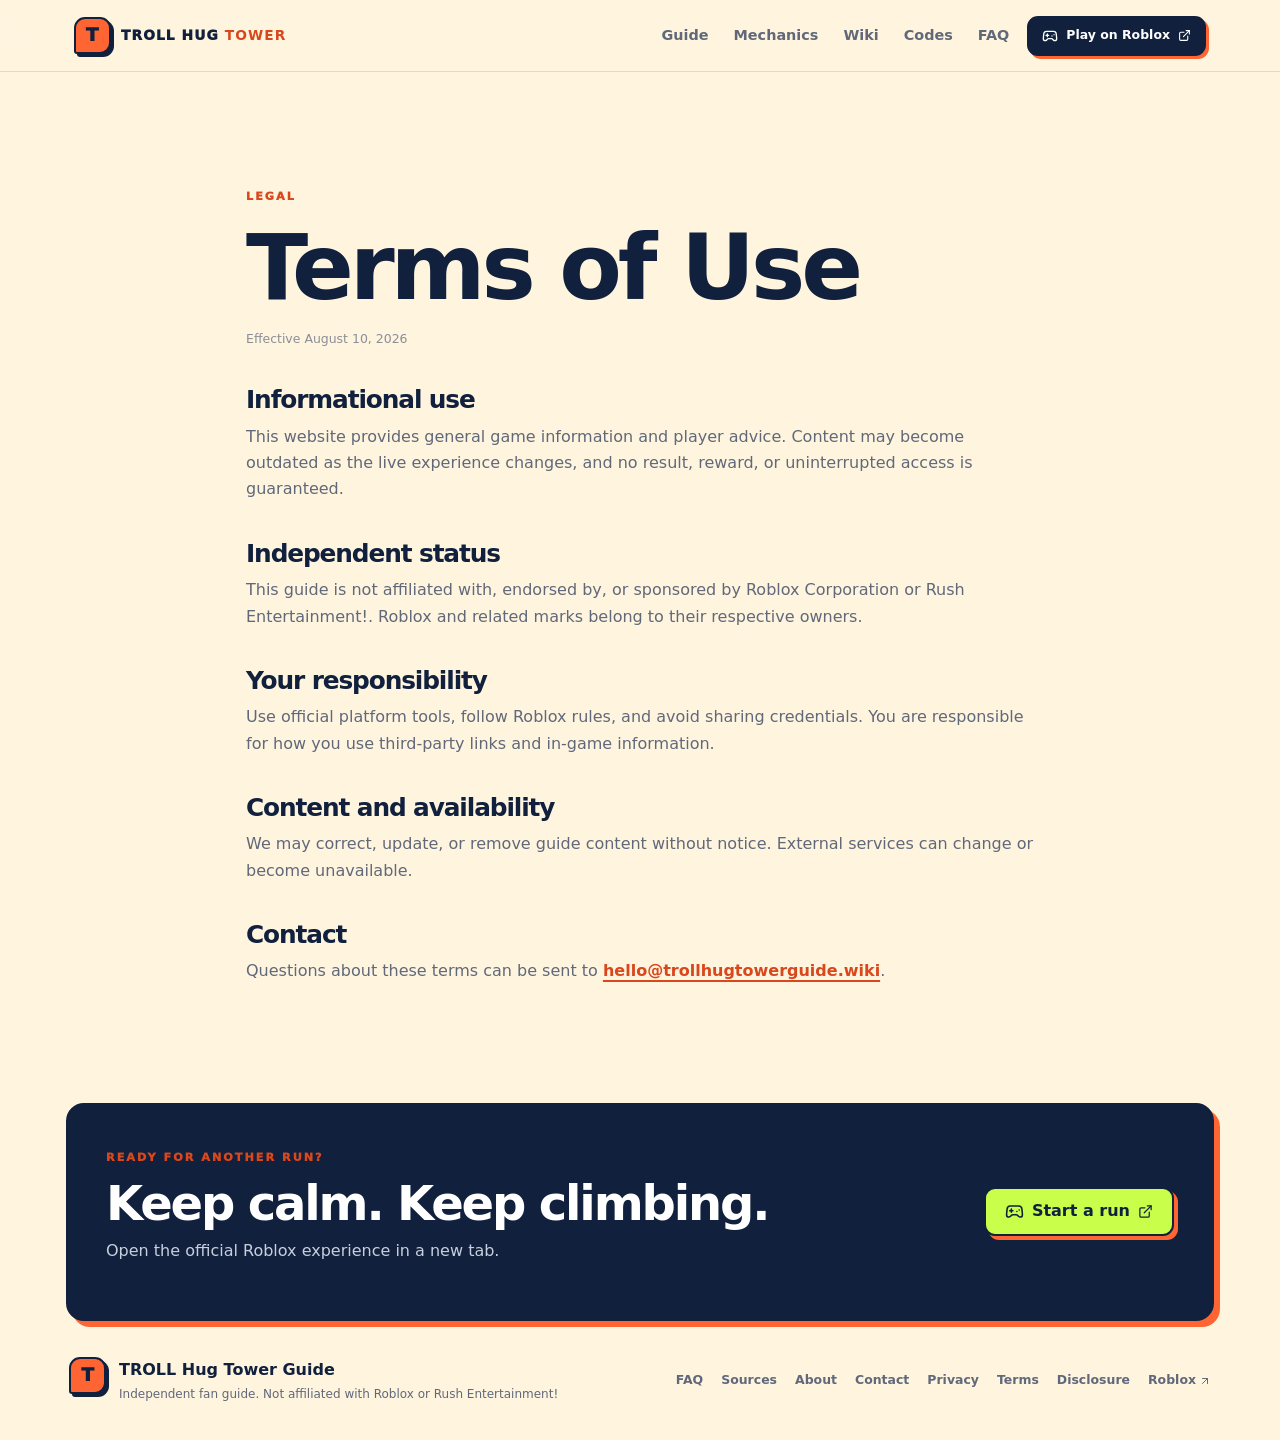
<file: terms/index.html>
<!DOCTYPE html><html lang="en"><head><meta charSet="utf-8"/><meta name="viewport" content="width=device-width, initial-scale=1"/><link rel="stylesheet" href="/_next/static/chunks/0kph47~e-.7jf.css" data-precedence="next"/><link rel="preload" as="script" fetchPriority="low" href="/_next/static/chunks/0tjosc5d5mc5-.js"/><script src="/_next/static/chunks/0037m9gpw..r6.js" async=""></script><script src="/_next/static/chunks/0lb28vs8w.3hs.js" async=""></script><script src="/_next/static/chunks/0f9v5zx4aqx9k.js" async=""></script><script src="/_next/static/chunks/turbopack-0t.p49p1cvdat.js" async=""></script><script src="/_next/static/chunks/05tnz4239b_il.js" async=""></script><script src="/_next/static/chunks/0p1ssqxck89fw.js" async=""></script><meta name="theme-color" content="#fff5df"/><meta name="color-scheme" content="light"/><title>Terms of Use | THT Guide</title><meta name="description" content="Terms of use for the independent TROLL Hug Tower Guide."/><meta name="application-name" content="TROLL Hug Tower Guide"/><link rel="manifest" href="/manifest.webmanifest"/><meta name="robots" content="index, follow"/><link rel="canonical" href="https://trollhugtowerguide.wiki/terms/"/><meta property="og:title" content="Terms of Use"/><meta property="og:description" content="Terms of use for the independent TROLL Hug Tower Guide."/><meta property="og:url" content="https://trollhugtowerguide.wiki/terms/"/><meta property="og:site_name" content="TROLL Hug Tower Guide"/><meta property="og:image" content="https://trollhugtowerguide.wiki/og.png"/><meta property="og:image:width" content="1731"/><meta property="og:image:height" content="909"/><meta property="og:image:alt" content="TROLL Hug Tower Guide — climb smart, expect chaos"/><meta property="og:type" content="website"/><meta name="twitter:card" content="summary_large_image"/><meta name="twitter:title" content="Terms of Use"/><meta name="twitter:description" content="Terms of use for the independent TROLL Hug Tower Guide."/><meta name="twitter:image" content="https://trollhugtowerguide.wiki/og.png"/><link rel="shortcut icon" href="/favicon.svg"/><link rel="icon" href="/favicon.svg"/><script src="/_next/static/chunks/03~yq9q893hmn.js" noModule=""></script></head><body><div hidden=""><!--$--><!--/$--></div><a class="skip-link" href="#main">Skip to content</a><header class="site-header"><div class="nav-wrap"><a class="brand" aria-label="TROLL Hug Tower Guide home" href="/"><span class="brand-mark">T</span><span>TROLL HUG <b>TOWER</b></span></a><nav class="nav-links " aria-label="Main navigation"><a class="" href="/how-to-play/">Guide</a><a class="" href="/mechanics/">Mechanics</a><a class="" href="/wiki/">Wiki</a><a class="" href="/codes/">Codes</a><a class="" href="/faq/">FAQ</a><span class="mobile-play"><a class="button " href="https://www.roblox.com/games/77420985071922/TROLL-Hug-Tower" target="_blank" rel="noopener noreferrer"><svg xmlns="http://www.w3.org/2000/svg" width="19" height="19" viewBox="0 0 24 24" fill="none" stroke="currentColor" stroke-width="2" stroke-linecap="round" stroke-linejoin="round" class="lucide lucide-gamepad2 lucide-gamepad-2" aria-hidden="true"><line x1="6" x2="10" y1="11" y2="11"></line><line x1="8" x2="8" y1="9" y2="13"></line><line x1="15" x2="15.01" y1="12" y2="12"></line><line x1="18" x2="18.01" y1="10" y2="10"></line><path d="M17.32 5H6.68a4 4 0 0 0-3.978 3.59c-.006.052-.01.101-.017.152C2.604 9.416 2 14.456 2 16a3 3 0 0 0 3 3c1 0 1.5-.5 2-1l1.414-1.414A2 2 0 0 1 9.828 16h4.344a2 2 0 0 1 1.414.586L17 18c.5.5 1 1 2 1a3 3 0 0 0 3-3c0-1.545-.604-6.584-.685-7.258-.007-.05-.011-.1-.017-.151A4 4 0 0 0 17.32 5z"></path></svg>Play on Roblox<svg xmlns="http://www.w3.org/2000/svg" width="15" height="15" viewBox="0 0 24 24" fill="none" stroke="currentColor" stroke-width="2" stroke-linecap="round" stroke-linejoin="round" class="lucide lucide-external-link" aria-hidden="true"><path d="M15 3h6v6"></path><path d="M10 14 21 3"></path><path d="M18 13v6a2 2 0 0 1-2 2H5a2 2 0 0 1-2-2V8a2 2 0 0 1 2-2h6"></path></svg></a></span></nav><span class="desktop-play"><a class="button button-small" href="https://www.roblox.com/games/77420985071922/TROLL-Hug-Tower" target="_blank" rel="noopener noreferrer"><svg xmlns="http://www.w3.org/2000/svg" width="16" height="16" viewBox="0 0 24 24" fill="none" stroke="currentColor" stroke-width="2" stroke-linecap="round" stroke-linejoin="round" class="lucide lucide-gamepad2 lucide-gamepad-2" aria-hidden="true"><line x1="6" x2="10" y1="11" y2="11"></line><line x1="8" x2="8" y1="9" y2="13"></line><line x1="15" x2="15.01" y1="12" y2="12"></line><line x1="18" x2="18.01" y1="10" y2="10"></line><path d="M17.32 5H6.68a4 4 0 0 0-3.978 3.59c-.006.052-.01.101-.017.152C2.604 9.416 2 14.456 2 16a3 3 0 0 0 3 3c1 0 1.5-.5 2-1l1.414-1.414A2 2 0 0 1 9.828 16h4.344a2 2 0 0 1 1.414.586L17 18c.5.5 1 1 2 1a3 3 0 0 0 3-3c0-1.545-.604-6.584-.685-7.258-.007-.05-.011-.1-.017-.151A4 4 0 0 0 17.32 5z"></path></svg>Play on Roblox<svg xmlns="http://www.w3.org/2000/svg" width="13" height="13" viewBox="0 0 24 24" fill="none" stroke="currentColor" stroke-width="2" stroke-linecap="round" stroke-linejoin="round" class="lucide lucide-external-link" aria-hidden="true"><path d="M15 3h6v6"></path><path d="M10 14 21 3"></path><path d="M18 13v6a2 2 0 0 1-2 2H5a2 2 0 0 1-2-2V8a2 2 0 0 1 2-2h6"></path></svg></a></span><button class="menu-button" type="button" aria-expanded="false" aria-label="Open navigation"><svg xmlns="http://www.w3.org/2000/svg" width="24" height="24" viewBox="0 0 24 24" fill="none" stroke="currentColor" stroke-width="2" stroke-linecap="round" stroke-linejoin="round" class="lucide lucide-menu" aria-hidden="true"><path d="M4 12h16"></path><path d="M4 18h16"></path><path d="M4 6h16"></path></svg></button></div></header><main id="main"><section class="legal narrow-content"><span class="eyebrow">LEGAL</span><h1>Terms of Use</h1><p class="updated">Effective <!-- -->August 10, 2026</p><h2>Informational use</h2><p>This website provides general game information and player advice. Content may become outdated as the live experience changes, and no result, reward, or uninterrupted access is guaranteed.</p><h2>Independent status</h2><p>This guide is not affiliated with, endorsed by, or sponsored by Roblox Corporation or <!-- -->Rush Entertainment!<!-- -->. Roblox and related marks belong to their respective owners.</p><h2>Your responsibility</h2><p>Use official platform tools, follow Roblox rules, and avoid sharing credentials. You are responsible for how you use third-party links and in-game information.</p><h2>Content and availability</h2><p>We may correct, update, or remove guide content without notice. External services can change or become unavailable.</p><h2>Contact</h2><p>Questions about these terms can be sent to <a class="text-link" href="mailto:hello@trollhugtowerguide.wiki">hello@trollhugtowerguide.wiki</a>.</p></section><!--$--><!--/$--></main><footer class="site-footer"><div class="footer-cta"><div><span class="eyebrow">READY FOR ANOTHER RUN?</span><h2>Keep calm. Keep climbing.</h2><p>Open the official Roblox experience in a new tab.</p></div><a class="button " href="https://www.roblox.com/games/77420985071922/TROLL-Hug-Tower" target="_blank" rel="noopener noreferrer"><svg xmlns="http://www.w3.org/2000/svg" width="19" height="19" viewBox="0 0 24 24" fill="none" stroke="currentColor" stroke-width="2" stroke-linecap="round" stroke-linejoin="round" class="lucide lucide-gamepad2 lucide-gamepad-2" aria-hidden="true"><line x1="6" x2="10" y1="11" y2="11"></line><line x1="8" x2="8" y1="9" y2="13"></line><line x1="15" x2="15.01" y1="12" y2="12"></line><line x1="18" x2="18.01" y1="10" y2="10"></line><path d="M17.32 5H6.68a4 4 0 0 0-3.978 3.59c-.006.052-.01.101-.017.152C2.604 9.416 2 14.456 2 16a3 3 0 0 0 3 3c1 0 1.5-.5 2-1l1.414-1.414A2 2 0 0 1 9.828 16h4.344a2 2 0 0 1 1.414.586L17 18c.5.5 1 1 2 1a3 3 0 0 0 3-3c0-1.545-.604-6.584-.685-7.258-.007-.05-.011-.1-.017-.151A4 4 0 0 0 17.32 5z"></path></svg>Start a run<svg xmlns="http://www.w3.org/2000/svg" width="15" height="15" viewBox="0 0 24 24" fill="none" stroke="currentColor" stroke-width="2" stroke-linecap="round" stroke-linejoin="round" class="lucide lucide-external-link" aria-hidden="true"><path d="M15 3h6v6"></path><path d="M10 14 21 3"></path><path d="M18 13v6a2 2 0 0 1-2 2H5a2 2 0 0 1-2-2V8a2 2 0 0 1 2-2h6"></path></svg></a></div><div class="footer-row"><div class="footer-brand"><span class="brand-mark">T</span><div><b>TROLL Hug Tower Guide</b><p>Independent fan guide. Not affiliated with Roblox or Rush Entertainment!</p></div></div><nav aria-label="Footer navigation"><a href="/faq/">FAQ</a><a href="/sources/">Sources</a><a href="/about/">About</a><a href="/contact/">Contact</a><a href="/privacy/">Privacy</a><a href="/terms/">Terms</a><a href="/disclosure/">Disclosure</a><a href="https://www.roblox.com" target="_blank" rel="noopener noreferrer">Roblox <svg xmlns="http://www.w3.org/2000/svg" width="12" height="12" viewBox="0 0 24 24" fill="none" stroke="currentColor" stroke-width="2" stroke-linecap="round" stroke-linejoin="round" class="lucide lucide-arrow-up-right" aria-hidden="true"><path d="M7 7h10v10"></path><path d="M7 17 17 7"></path></svg></a></nav></div></footer><script type="application/ld+json">{"@context":"https://schema.org","@graph":[{"@type":"WebSite","name":"TROLL Hug Tower Guide","url":"https://trollhugtowerguide.wiki","description":"Independent player guide and wiki for TROLL Hug Tower on Roblox.","inLanguage":"en","isAccessibleForFree":true},{"@type":"VideoGame","name":"TROLL Hug Tower 😁","url":"https://www.roblox.com/games/77420985071922/TROLL-Hug-Tower","gamePlatform":"Roblox","author":{"@type":"Organization","name":"Rush Entertainment!","url":"https://www.roblox.com/communities/35998478/Rush-Entertainment"}}]}</script><script src="/_next/static/chunks/0tjosc5d5mc5-.js" id="_R_" async=""></script><script>(self.__next_f=self.__next_f||[]).push([0])</script><script>self.__next_f.push([1,"1:\"$Sreact.fragment\"\n2:I[48563,[\"/_next/static/chunks/05tnz4239b_il.js\",\"/_next/static/chunks/0p1ssqxck89fw.js\"],\"SiteHeader\"]\n3:I[14975,[\"/_next/static/chunks/05tnz4239b_il.js\",\"/_next/static/chunks/0p1ssqxck89fw.js\"],\"default\"]\n4:I[77200,[\"/_next/static/chunks/05tnz4239b_il.js\",\"/_next/static/chunks/0p1ssqxck89fw.js\"],\"default\"]\n5:I[81004,[\"/_next/static/chunks/05tnz4239b_il.js\",\"/_next/static/chunks/0p1ssqxck89fw.js\"],\"\"]\nd:I[28674,[\"/_next/static/chunks/05tnz4239b_il.js\",\"/_next/static/chunks/0p1ssqxck89fw.js\"],\"default\",1]\n:HL[\"/_next/static/chunks/0kph47~e-.7jf.css\",\"style\"]\n"])</script><script>self.__next_f.push([1,"0:{\"P\":null,\"c\":[\"\",\"terms\",\"\"],\"q\":\"\",\"i\":false,\"f\":[[[\"\",{\"children\":[\"terms\",{\"children\":[\"__PAGE__\",{}]}]},\"$undefined\",\"$undefined\",16],[[\"$\",\"$1\",\"c\",{\"children\":[[[\"$\",\"link\",\"0\",{\"rel\":\"stylesheet\",\"href\":\"/_next/static/chunks/0kph47~e-.7jf.css\",\"precedence\":\"next\",\"crossOrigin\":\"$undefined\",\"nonce\":\"$undefined\"}],[\"$\",\"script\",\"script-0\",{\"src\":\"/_next/static/chunks/05tnz4239b_il.js\",\"async\":true,\"nonce\":\"$undefined\"}],[\"$\",\"script\",\"script-1\",{\"src\":\"/_next/static/chunks/0p1ssqxck89fw.js\",\"async\":true,\"nonce\":\"$undefined\"}]],[\"$\",\"html\",null,{\"lang\":\"en\",\"children\":[\"$\",\"body\",null,{\"children\":[[\"$\",\"a\",null,{\"className\":\"skip-link\",\"href\":\"#main\",\"children\":\"Skip to content\"}],[\"$\",\"$L2\",null,{}],[\"$\",\"main\",null,{\"id\":\"main\",\"children\":[\"$\",\"$L3\",null,{\"parallelRouterKey\":\"children\",\"error\":\"$undefined\",\"errorStyles\":\"$undefined\",\"errorScripts\":\"$undefined\",\"template\":[\"$\",\"$L4\",null,{}],\"templateStyles\":\"$undefined\",\"templateScripts\":\"$undefined\",\"notFound\":[[\"$\",\"section\",null,{\"className\":\"empty-page\",\"children\":[[\"$\",\"span\",null,{\"className\":\"sticker\",\"children\":\"404 · MISSED THE PLATFORM\"}],[\"$\",\"h1\",null,{\"children\":\"Back to the checkpoint.\"}],[\"$\",\"p\",null,{\"children\":\"This page is not part of the tower. Return home and choose another route.\"}],[\"$\",\"$L5\",null,{\"className\":\"button\",\"href\":\"/\",\"children\":[[\"$\",\"svg\",null,{\"ref\":\"$undefined\",\"xmlns\":\"http://www.w3.org/2000/svg\",\"width\":18,\"height\":18,\"viewBox\":\"0 0 24 24\",\"fill\":\"none\",\"stroke\":\"currentColor\",\"strokeWidth\":2,\"strokeLinecap\":\"round\",\"strokeLinejoin\":\"round\",\"className\":\"lucide lucide-arrow-left\",\"aria-hidden\":\"true\",\"children\":[[\"$\",\"path\",\"1l729n\",{\"d\":\"m12 19-7-7 7-7\"}],[\"$\",\"path\",\"x3x0zl\",{\"d\":\"M19 12H5\"}],\"$undefined\"]}],\" Back home\"]}]]}],[]],\"forbidden\":\"$undefined\",\"unauthorized\":\"$undefined\"}]}],[\"$\",\"footer\",null,{\"className\":\"site-footer\",\"children\":[[\"$\",\"div\",null,{\"className\":\"footer-cta\",\"children\":[[\"$\",\"div\",null,{\"children\":[[\"$\",\"span\",null,{\"className\":\"eyebrow\",\"children\":\"READY FOR ANOTHER RUN?\"}],[\"$\",\"h2\",null,{\"children\":\"Keep calm. Keep climbing.\"}],[\"$\",\"p\",null,{\"children\":\"Open the official Roblox experience in a new tab.\"}]]}],[\"$\",\"a\",null,{\"className\":\"button \",\"href\":\"https://www.roblox.com/games/77420985071922/TROLL-Hug-Tower\",\"target\":\"_blank\",\"rel\":\"noopener noreferrer\",\"children\":[[\"$\",\"svg\",null,{\"ref\":\"$undefined\",\"xmlns\":\"http://www.w3.org/2000/svg\",\"width\":19,\"height\":19,\"viewBox\":\"0 0 24 24\",\"fill\":\"none\",\"stroke\":\"currentColor\",\"strokeWidth\":2,\"strokeLinecap\":\"round\",\"strokeLinejoin\":\"round\",\"className\":\"lucide lucide-gamepad2 lucide-gamepad-2\",\"aria-hidden\":\"true\",\"children\":[[\"$\",\"line\",\"1gktln\",{\"x1\":\"6\",\"x2\":\"10\",\"y1\":\"11\",\"y2\":\"11\"}],[\"$\",\"line\",\"qnk9ow\",{\"x1\":\"8\",\"x2\":\"8\",\"y1\":\"9\",\"y2\":\"13\"}],[\"$\",\"line\",\"krot7o\",{\"x1\":\"15\",\"x2\":\"15.01\",\"y1\":\"12\",\"y2\":\"12\"}],[\"$\",\"line\",\"1lcuu1\",{\"x1\":\"18\",\"x2\":\"18.01\",\"y1\":\"10\",\"y2\":\"10\"}],[\"$\",\"path\",\"mfqc10\",{\"d\":\"M17.32 5H6.68a4 4 0 0 0-3.978 3.59c-.006.052-.01.101-.017.152C2.604 9.416 2 14.456 2 16a3 3 0 0 0 3 3c1 0 1.5-.5 2-1l1.414-1.414A2 2 0 0 1 9.828 16h4.344a2 2 0 0 1 1.414.586L17 18c.5.5 1 1 2 1a3 3 0 0 0 3-3c0-1.545-.604-6.584-.685-7.258-.007-.05-.011-.1-.017-.151A4 4 0 0 0 17.32 5z\"}],\"$undefined\"]}],\"Start a run\",[\"$\",\"svg\",null,{\"ref\":\"$undefined\",\"xmlns\":\"http://www.w3.org/2000/svg\",\"width\":15,\"height\":15,\"viewBox\":\"0 0 24 24\",\"fill\":\"none\",\"stroke\":\"currentColor\",\"strokeWidth\":2,\"strokeLinecap\":\"round\",\"strokeLinejoin\":\"round\",\"className\":\"lucide lucide-external-link\",\"aria-hidden\":\"true\",\"children\":[[\"$\",\"path\",\"1q9fwt\",{\"d\":\"M15 3h6v6\"}],[\"$\",\"path\",\"gplh6r\",{\"d\":\"M10 14 21 3\"}],[\"$\",\"path\",\"a6xqqp\",{\"d\":\"M18 13v6a2 2 0 0 1-2 2H5a2 2 0 0 1-2-2V8a2 2 0 0 1 2-2h6\"}],\"$undefined\"]}]]}]]}],[\"$\",\"div\",null,{\"className\":\"footer-row\",\"children\":[[\"$\",\"div\",null,{\"className\":\"footer-brand\",\"children\":[[\"$\",\"span\",null,{\"className\":\"brand-mark\",\"children\":\"T\"}],[\"$\",\"div\",null,{\"children\":[[\"$\",\"b\",null,{\"children\":\"TROLL Hug Tower Guide\"}],[\"$\",\"p\",null,{\"children\":\"Independent fan guide. Not affiliated with Roblox or Rush Entertainment!\"}]]}]]}],[\"$\",\"nav\",null,{\"aria-label\":\"Footer navigation\",\"children\":[[[\"$\",\"$L5\",\"/faq\",{\"href\":\"/faq\",\"children\":\"FAQ\"}],[\"$\",\"$L5\",\"/sources\",{\"href\":\"/sources\",\"children\":\"Sources\"}],[\"$\",\"$L5\",\"/about\",{\"href\":\"/about\",\"children\":\"About\"}],[\"$\",\"$L5\",\"/contact\",{\"href\":\"/contact\",\"children\":\"Contact\"}],[\"$\",\"$L5\",\"/privacy\",{\"href\":\"/privacy\",\"children\":\"Privacy\"}],[\"$\",\"$L5\",\"/terms\",{\"href\":\"/terms\",\"children\":\"Terms\"}],[\"$\",\"$L5\",\"/disclosure\",{\"href\":\"/disclosure\",\"children\":\"Disclosure\"}]],[\"$\",\"a\",null,{\"href\":\"https://www.roblox.com\",\"target\":\"_blank\",\"rel\":\"noopener noreferrer\",\"children\":[\"Roblox \",[\"$\",\"svg\",null,{\"ref\":\"$undefined\",\"xmlns\":\"http://www.w3.org/2000/svg\",\"width\":12,\"height\":12,\"viewBox\":\"0 0 24 24\",\"fill\":\"none\",\"stroke\":\"currentColor\",\"strokeWidth\":2,\"strokeLinecap\":\"round\",\"strokeLinejoin\":\"round\",\"className\":\"lucide lucide-arrow-up-right\",\"aria-hidden\":\"true\",\"children\":[\"$L6\",\"$L7\",\"$undefined\"]}]]}]]}]]}]]}],\"$L8\"]}]}]]}],{\"children\":[\"$L9\",{\"children\":[\"$La\",{},null,false,null]},null,false,\"$@b\"]},null,false,null],\"$Lc\",false]],\"m\":\"$undefined\",\"G\":[\"$d\",[\"$Le\"]],\"S\":true,\"h\":null,\"s\":\"$undefined\",\"l\":\"$undefined\",\"p\":\"$undefined\",\"d\":\"$undefined\",\"b\":\"alORFlDnJy-calxNZ7yRD\"}\n"])</script><script>self.__next_f.push([1,"f:I[92446,[\"/_next/static/chunks/05tnz4239b_il.js\",\"/_next/static/chunks/0p1ssqxck89fw.js\"],\"OutletBoundary\"]\n10:\"$Sreact.suspense\"\n13:I[92446,[\"/_next/static/chunks/05tnz4239b_il.js\",\"/_next/static/chunks/0p1ssqxck89fw.js\"],\"ViewportBoundary\"]\n15:I[92446,[\"/_next/static/chunks/05tnz4239b_il.js\",\"/_next/static/chunks/0p1ssqxck89fw.js\"],\"MetadataBoundary\"]\n6:[\"$\",\"path\",\"1tivn9\",{\"d\":\"M7 7h10v10\"}]\n7:[\"$\",\"path\",\"1vkiza\",{\"d\":\"M7 17 17 7\"}]\n8:[\"$\",\"script\",null,{\"type\":\"application/ld+json\",\"dangerouslySetInnerHTML\":{\"__html\":\"{\\\"@context\\\":\\\"https://schema.org\\\",\\\"@graph\\\":[{\\\"@type\\\":\\\"WebSite\\\",\\\"name\\\":\\\"TROLL Hug Tower Guide\\\",\\\"url\\\":\\\"https://trollhugtowerguide.wiki\\\",\\\"description\\\":\\\"Independent player guide and wiki for TROLL Hug Tower on Roblox.\\\",\\\"inLanguage\\\":\\\"en\\\",\\\"isAccessibleForFree\\\":true},{\\\"@type\\\":\\\"VideoGame\\\",\\\"name\\\":\\\"TROLL Hug Tower 😁\\\",\\\"url\\\":\\\"https://www.roblox.com/games/77420985071922/TROLL-Hug-Tower\\\",\\\"gamePlatform\\\":\\\"Roblox\\\",\\\"author\\\":{\\\"@type\\\":\\\"Organization\\\",\\\"name\\\":\\\"Rush Entertainment!\\\",\\\"url\\\":\\\"https://www.roblox.com/communities/35998478/Rush-Entertainment\\\"}}]}\"}}]\n9:[\"$\",\"$1\",\"c\",{\"children\":[null,[\"$\",\"$L3\",null,{\"parallelRouterKey\":\"children\",\"error\":\"$undefined\",\"errorStyles\":\"$undefined\",\"errorScripts\":\"$undefined\",\"template\":[\"$\",\"$L4\",null,{}],\"templateStyles\":\"$undefined\",\"templateScripts\":\"$undefined\",\"notFound\":\"$undefined\",\"forbidden\":\"$undefined\",\"unauthorized\":\"$undefined\"}]]}]\n"])</script><script>self.__next_f.push([1,"a:[\"$\",\"$1\",\"c\",{\"children\":[[\"$\",\"section\",null,{\"className\":\"legal narrow-content\",\"children\":[[\"$\",\"span\",null,{\"className\":\"eyebrow\",\"children\":\"LEGAL\"}],[\"$\",\"h1\",null,{\"children\":\"Terms of Use\"}],[\"$\",\"p\",null,{\"className\":\"updated\",\"children\":[\"Effective \",\"August 10, 2026\"]}],[\"$\",\"h2\",null,{\"children\":\"Informational use\"}],[\"$\",\"p\",null,{\"children\":\"This website provides general game information and player advice. Content may become outdated as the live experience changes, and no result, reward, or uninterrupted access is guaranteed.\"}],[\"$\",\"h2\",null,{\"children\":\"Independent status\"}],[\"$\",\"p\",null,{\"children\":[\"This guide is not affiliated with, endorsed by, or sponsored by Roblox Corporation or \",\"Rush Entertainment!\",\". Roblox and related marks belong to their respective owners.\"]}],[\"$\",\"h2\",null,{\"children\":\"Your responsibility\"}],[\"$\",\"p\",null,{\"children\":\"Use official platform tools, follow Roblox rules, and avoid sharing credentials. You are responsible for how you use third-party links and in-game information.\"}],[\"$\",\"h2\",null,{\"children\":\"Content and availability\"}],[\"$\",\"p\",null,{\"children\":\"We may correct, update, or remove guide content without notice. External services can change or become unavailable.\"}],[\"$\",\"h2\",null,{\"children\":\"Contact\"}],[\"$\",\"p\",null,{\"children\":[\"Questions about these terms can be sent to \",[\"$\",\"a\",null,{\"className\":\"text-link\",\"href\":\"mailto:hello@trollhugtowerguide.wiki\",\"children\":\"hello@trollhugtowerguide.wiki\"}],\".\"]}]]}],null,[\"$\",\"$Lf\",null,{\"children\":[\"$\",\"$10\",null,{\"name\":\"Next.MetadataOutlet\",\"children\":\"$@11\"}]}]]}]\n"])</script><script>self.__next_f.push([1,"12:[]\nb:\"$W12\"\nc:[\"$\",\"$1\",\"h\",{\"children\":[null,[\"$\",\"$L13\",null,{\"children\":\"$L14\"}],[\"$\",\"div\",null,{\"hidden\":true,\"children\":[\"$\",\"$L15\",null,{\"children\":[\"$\",\"$10\",null,{\"name\":\"Next.Metadata\",\"children\":\"$L16\"}]}]}],null]}]\ne:[\"$\",\"link\",\"0\",{\"rel\":\"stylesheet\",\"href\":\"/_next/static/chunks/0kph47~e-.7jf.css\",\"precedence\":\"next\",\"crossOrigin\":\"$undefined\",\"nonce\":\"$undefined\"}]\n"])</script><script>self.__next_f.push([1,"14:[[\"$\",\"meta\",\"0\",{\"charSet\":\"utf-8\"}],[\"$\",\"meta\",\"1\",{\"name\":\"viewport\",\"content\":\"width=device-width, initial-scale=1\"}],[\"$\",\"meta\",\"2\",{\"name\":\"theme-color\",\"content\":\"#fff5df\"}],[\"$\",\"meta\",\"3\",{\"name\":\"color-scheme\",\"content\":\"light\"}]]\n"])</script><script>self.__next_f.push([1,"17:I[79450,[\"/_next/static/chunks/05tnz4239b_il.js\",\"/_next/static/chunks/0p1ssqxck89fw.js\"],\"IconMark\"]\n11:null\n"])</script><script>self.__next_f.push([1,"16:[[\"$\",\"title\",\"0\",{\"children\":\"Terms of Use | THT Guide\"}],[\"$\",\"meta\",\"1\",{\"name\":\"description\",\"content\":\"Terms of use for the independent TROLL Hug Tower Guide.\"}],[\"$\",\"meta\",\"2\",{\"name\":\"application-name\",\"content\":\"TROLL Hug Tower Guide\"}],[\"$\",\"link\",\"3\",{\"rel\":\"manifest\",\"href\":\"/manifest.webmanifest\",\"crossOrigin\":\"$undefined\"}],[\"$\",\"meta\",\"4\",{\"name\":\"robots\",\"content\":\"index, follow\"}],[\"$\",\"link\",\"5\",{\"rel\":\"canonical\",\"href\":\"https://trollhugtowerguide.wiki/terms/\"}],[\"$\",\"meta\",\"6\",{\"property\":\"og:title\",\"content\":\"Terms of Use\"}],[\"$\",\"meta\",\"7\",{\"property\":\"og:description\",\"content\":\"Terms of use for the independent TROLL Hug Tower Guide.\"}],[\"$\",\"meta\",\"8\",{\"property\":\"og:url\",\"content\":\"https://trollhugtowerguide.wiki/terms/\"}],[\"$\",\"meta\",\"9\",{\"property\":\"og:site_name\",\"content\":\"TROLL Hug Tower Guide\"}],[\"$\",\"meta\",\"10\",{\"property\":\"og:image\",\"content\":\"https://trollhugtowerguide.wiki/og.png\"}],[\"$\",\"meta\",\"11\",{\"property\":\"og:image:width\",\"content\":\"1731\"}],[\"$\",\"meta\",\"12\",{\"property\":\"og:image:height\",\"content\":\"909\"}],[\"$\",\"meta\",\"13\",{\"property\":\"og:image:alt\",\"content\":\"TROLL Hug Tower Guide — climb smart, expect chaos\"}],[\"$\",\"meta\",\"14\",{\"property\":\"og:type\",\"content\":\"website\"}],[\"$\",\"meta\",\"15\",{\"name\":\"twitter:card\",\"content\":\"summary_large_image\"}],[\"$\",\"meta\",\"16\",{\"name\":\"twitter:title\",\"content\":\"Terms of Use\"}],[\"$\",\"meta\",\"17\",{\"name\":\"twitter:description\",\"content\":\"Terms of use for the independent TROLL Hug Tower Guide.\"}],[\"$\",\"meta\",\"18\",{\"name\":\"twitter:image\",\"content\":\"https://trollhugtowerguide.wiki/og.png\"}],[\"$\",\"link\",\"19\",{\"rel\":\"shortcut icon\",\"href\":\"/favicon.svg\"}],[\"$\",\"link\",\"20\",{\"rel\":\"icon\",\"href\":\"/favicon.svg\"}],[\"$\",\"$L17\",\"21\",{}]]\n"])</script></body></html>
</file>
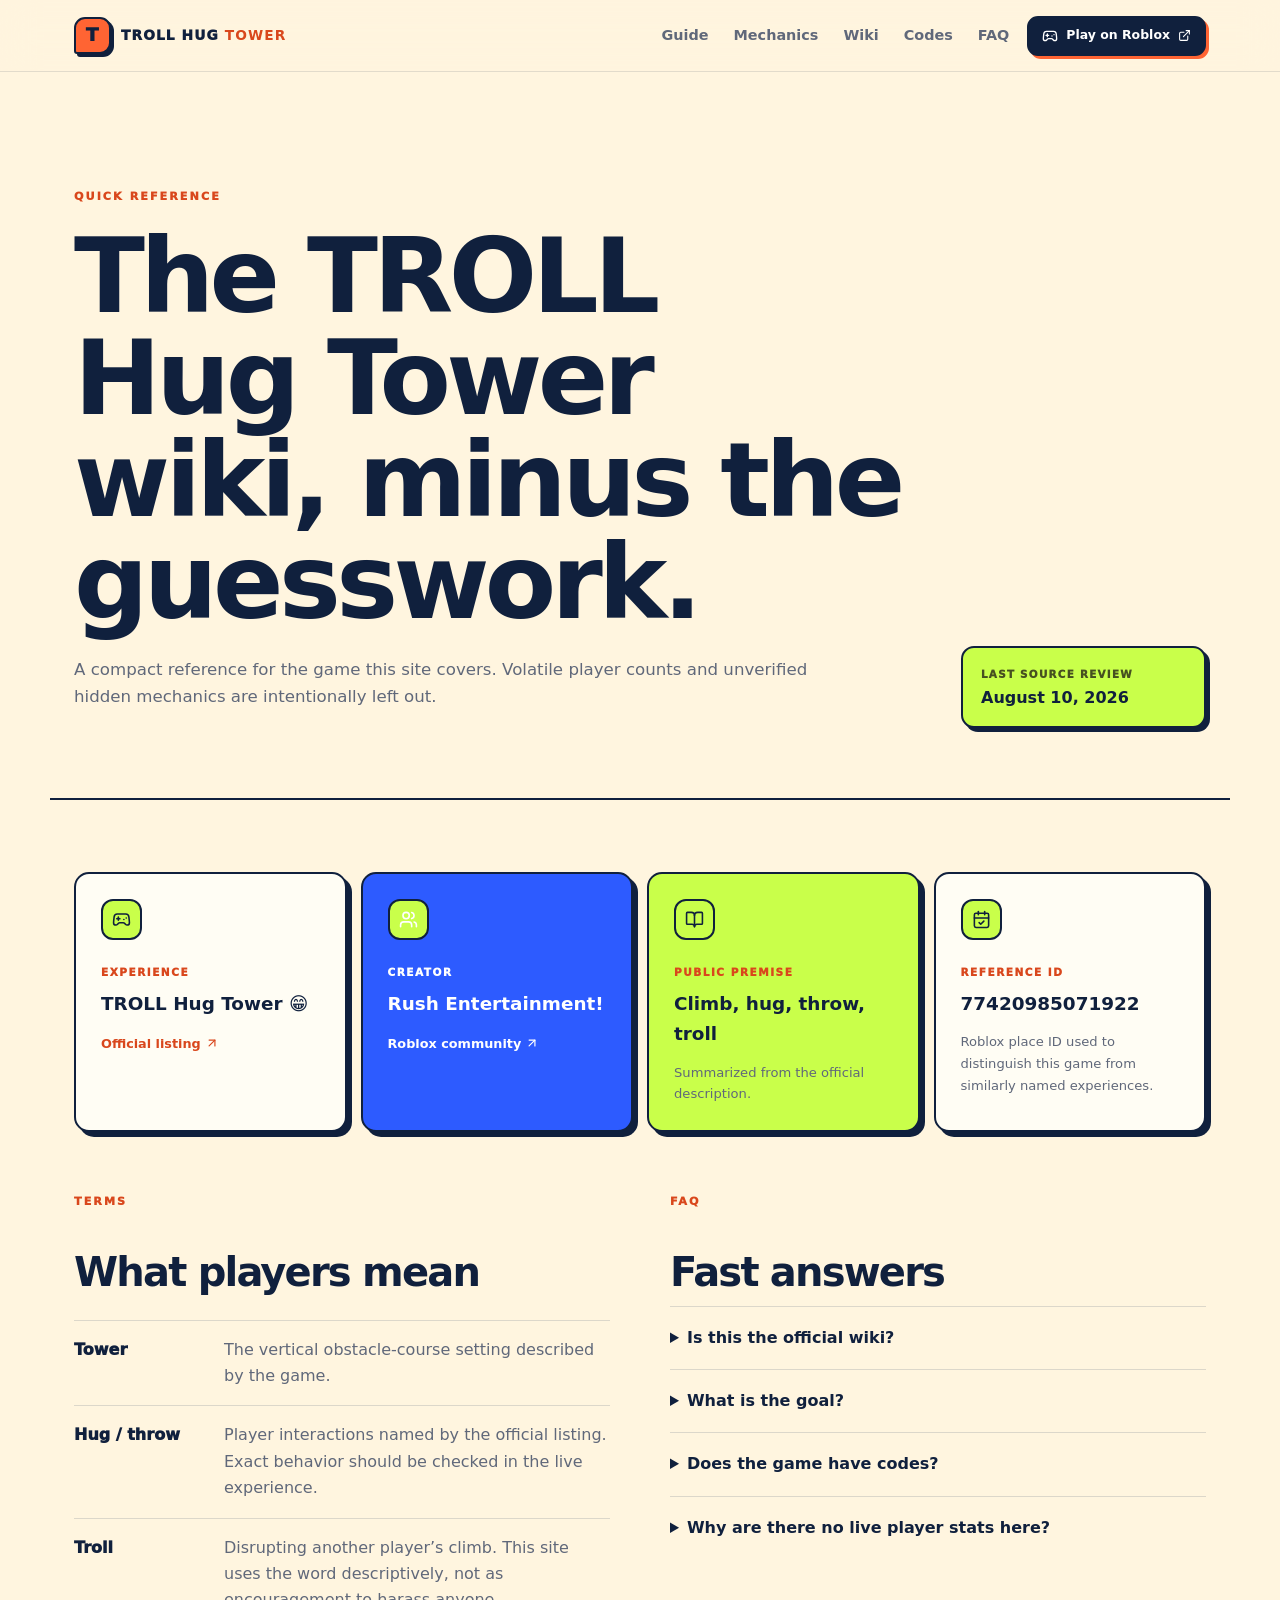
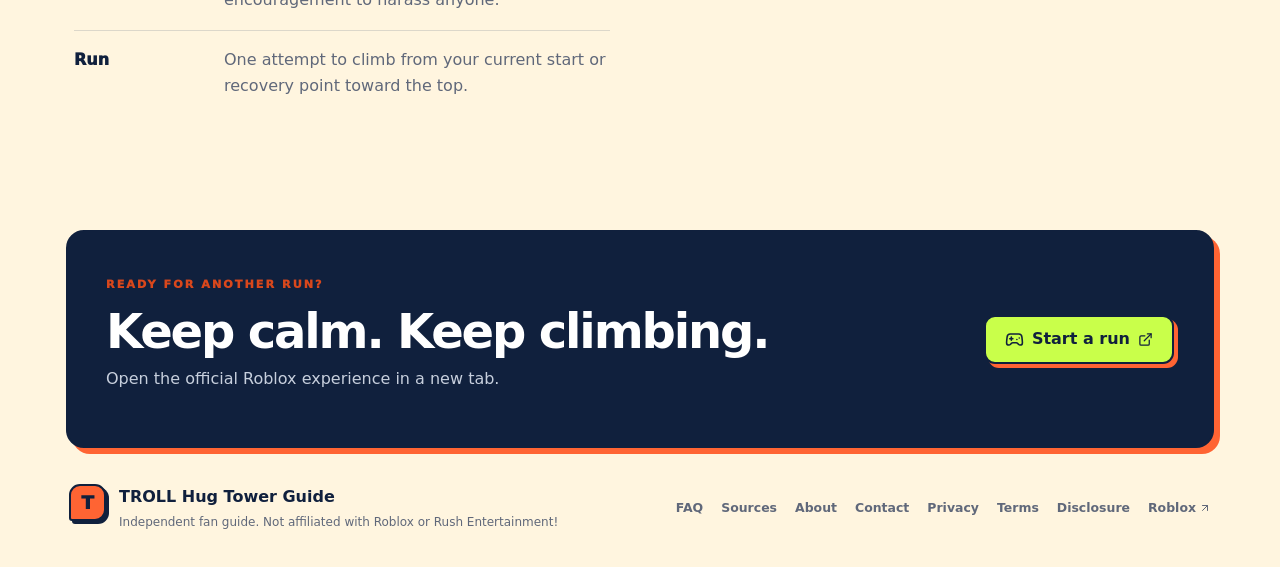
<file: wiki/index.html>
<!DOCTYPE html><html lang="en"><head><meta charSet="utf-8"/><meta name="viewport" content="width=device-width, initial-scale=1"/><link rel="stylesheet" href="/_next/static/chunks/0kph47~e-.7jf.css" data-precedence="next"/><link rel="preload" as="script" fetchPriority="low" href="/_next/static/chunks/0tjosc5d5mc5-.js"/><script src="/_next/static/chunks/0037m9gpw..r6.js" async=""></script><script src="/_next/static/chunks/0lb28vs8w.3hs.js" async=""></script><script src="/_next/static/chunks/0f9v5zx4aqx9k.js" async=""></script><script src="/_next/static/chunks/turbopack-0t.p49p1cvdat.js" async=""></script><script src="/_next/static/chunks/05tnz4239b_il.js" async=""></script><script src="/_next/static/chunks/0p1ssqxck89fw.js" async=""></script><meta name="theme-color" content="#fff5df"/><meta name="color-scheme" content="light"/><title>TROLL Hug Tower Wiki | THT Guide</title><meta name="description" content="Quick, source-aware facts about TROLL Hug Tower on Roblox, including its creator, official game link, premise, terminology, and FAQ."/><meta name="application-name" content="TROLL Hug Tower Guide"/><link rel="manifest" href="/manifest.webmanifest"/><meta name="robots" content="index, follow"/><link rel="canonical" href="https://trollhugtowerguide.wiki/wiki/"/><meta property="og:title" content="TROLL Hug Tower Wiki"/><meta property="og:description" content="Quick, source-aware facts about TROLL Hug Tower on Roblox, including its creator, official game link, premise, terminology, and FAQ."/><meta property="og:url" content="https://trollhugtowerguide.wiki/wiki/"/><meta property="og:site_name" content="TROLL Hug Tower Guide"/><meta property="og:image" content="https://trollhugtowerguide.wiki/og.png"/><meta property="og:image:width" content="1731"/><meta property="og:image:height" content="909"/><meta property="og:image:alt" content="TROLL Hug Tower Guide — climb smart, expect chaos"/><meta property="og:type" content="website"/><meta name="twitter:card" content="summary_large_image"/><meta name="twitter:title" content="TROLL Hug Tower Wiki"/><meta name="twitter:description" content="Quick, source-aware facts about TROLL Hug Tower on Roblox, including its creator, official game link, premise, terminology, and FAQ."/><meta name="twitter:image" content="https://trollhugtowerguide.wiki/og.png"/><link rel="shortcut icon" href="/favicon.svg"/><link rel="icon" href="/favicon.svg"/><script src="/_next/static/chunks/03~yq9q893hmn.js" noModule=""></script></head><body><div hidden=""><!--$--><!--/$--></div><a class="skip-link" href="#main">Skip to content</a><header class="site-header"><div class="nav-wrap"><a class="brand" aria-label="TROLL Hug Tower Guide home" href="/"><span class="brand-mark">T</span><span>TROLL HUG <b>TOWER</b></span></a><nav class="nav-links " aria-label="Main navigation"><a class="" href="/how-to-play/">Guide</a><a class="" href="/mechanics/">Mechanics</a><a class="" href="/wiki/">Wiki</a><a class="" href="/codes/">Codes</a><a class="" href="/faq/">FAQ</a><span class="mobile-play"><a class="button " href="https://www.roblox.com/games/77420985071922/TROLL-Hug-Tower" target="_blank" rel="noopener noreferrer"><svg xmlns="http://www.w3.org/2000/svg" width="19" height="19" viewBox="0 0 24 24" fill="none" stroke="currentColor" stroke-width="2" stroke-linecap="round" stroke-linejoin="round" class="lucide lucide-gamepad2 lucide-gamepad-2" aria-hidden="true"><line x1="6" x2="10" y1="11" y2="11"></line><line x1="8" x2="8" y1="9" y2="13"></line><line x1="15" x2="15.01" y1="12" y2="12"></line><line x1="18" x2="18.01" y1="10" y2="10"></line><path d="M17.32 5H6.68a4 4 0 0 0-3.978 3.59c-.006.052-.01.101-.017.152C2.604 9.416 2 14.456 2 16a3 3 0 0 0 3 3c1 0 1.5-.5 2-1l1.414-1.414A2 2 0 0 1 9.828 16h4.344a2 2 0 0 1 1.414.586L17 18c.5.5 1 1 2 1a3 3 0 0 0 3-3c0-1.545-.604-6.584-.685-7.258-.007-.05-.011-.1-.017-.151A4 4 0 0 0 17.32 5z"></path></svg>Play on Roblox<svg xmlns="http://www.w3.org/2000/svg" width="15" height="15" viewBox="0 0 24 24" fill="none" stroke="currentColor" stroke-width="2" stroke-linecap="round" stroke-linejoin="round" class="lucide lucide-external-link" aria-hidden="true"><path d="M15 3h6v6"></path><path d="M10 14 21 3"></path><path d="M18 13v6a2 2 0 0 1-2 2H5a2 2 0 0 1-2-2V8a2 2 0 0 1 2-2h6"></path></svg></a></span></nav><span class="desktop-play"><a class="button button-small" href="https://www.roblox.com/games/77420985071922/TROLL-Hug-Tower" target="_blank" rel="noopener noreferrer"><svg xmlns="http://www.w3.org/2000/svg" width="16" height="16" viewBox="0 0 24 24" fill="none" stroke="currentColor" stroke-width="2" stroke-linecap="round" stroke-linejoin="round" class="lucide lucide-gamepad2 lucide-gamepad-2" aria-hidden="true"><line x1="6" x2="10" y1="11" y2="11"></line><line x1="8" x2="8" y1="9" y2="13"></line><line x1="15" x2="15.01" y1="12" y2="12"></line><line x1="18" x2="18.01" y1="10" y2="10"></line><path d="M17.32 5H6.68a4 4 0 0 0-3.978 3.59c-.006.052-.01.101-.017.152C2.604 9.416 2 14.456 2 16a3 3 0 0 0 3 3c1 0 1.5-.5 2-1l1.414-1.414A2 2 0 0 1 9.828 16h4.344a2 2 0 0 1 1.414.586L17 18c.5.5 1 1 2 1a3 3 0 0 0 3-3c0-1.545-.604-6.584-.685-7.258-.007-.05-.011-.1-.017-.151A4 4 0 0 0 17.32 5z"></path></svg>Play on Roblox<svg xmlns="http://www.w3.org/2000/svg" width="13" height="13" viewBox="0 0 24 24" fill="none" stroke="currentColor" stroke-width="2" stroke-linecap="round" stroke-linejoin="round" class="lucide lucide-external-link" aria-hidden="true"><path d="M15 3h6v6"></path><path d="M10 14 21 3"></path><path d="M18 13v6a2 2 0 0 1-2 2H5a2 2 0 0 1-2-2V8a2 2 0 0 1 2-2h6"></path></svg></a></span><button class="menu-button" type="button" aria-expanded="false" aria-label="Open navigation"><svg xmlns="http://www.w3.org/2000/svg" width="24" height="24" viewBox="0 0 24 24" fill="none" stroke="currentColor" stroke-width="2" stroke-linecap="round" stroke-linejoin="round" class="lucide lucide-menu" aria-hidden="true"><path d="M4 12h16"></path><path d="M4 18h16"></path><path d="M4 6h16"></path></svg></button></div></header><main id="main"><section class="page-hero"><div><span class="eyebrow">QUICK REFERENCE</span><h1>The TROLL Hug Tower wiki, minus the guesswork.</h1><p>A compact reference for the game this site covers. Volatile player counts and unverified hidden mechanics are intentionally left out.</p></div><div class="page-hero-aside"><div class="aside-card"><span>LAST SOURCE REVIEW</span><b>August 10, 2026</b></div></div></section><section class="content"><div class="fact-grid"><article><svg xmlns="http://www.w3.org/2000/svg" width="24" height="24" viewBox="0 0 24 24" fill="none" stroke="currentColor" stroke-width="2" stroke-linecap="round" stroke-linejoin="round" class="lucide lucide-gamepad2 lucide-gamepad-2" aria-hidden="true"><line x1="6" x2="10" y1="11" y2="11"></line><line x1="8" x2="8" y1="9" y2="13"></line><line x1="15" x2="15.01" y1="12" y2="12"></line><line x1="18" x2="18.01" y1="10" y2="10"></line><path d="M17.32 5H6.68a4 4 0 0 0-3.978 3.59c-.006.052-.01.101-.017.152C2.604 9.416 2 14.456 2 16a3 3 0 0 0 3 3c1 0 1.5-.5 2-1l1.414-1.414A2 2 0 0 1 9.828 16h4.344a2 2 0 0 1 1.414.586L17 18c.5.5 1 1 2 1a3 3 0 0 0 3-3c0-1.545-.604-6.584-.685-7.258-.007-.05-.011-.1-.017-.151A4 4 0 0 0 17.32 5z"></path></svg><span>EXPERIENCE</span><b>TROLL Hug Tower 😁</b><a href="https://www.roblox.com/games/77420985071922/TROLL-Hug-Tower" target="_blank" rel="noopener noreferrer">Official listing <svg xmlns="http://www.w3.org/2000/svg" width="24" height="24" viewBox="0 0 24 24" fill="none" stroke="currentColor" stroke-width="2" stroke-linecap="round" stroke-linejoin="round" class="lucide lucide-arrow-up-right" aria-hidden="true"><path d="M7 7h10v10"></path><path d="M7 17 17 7"></path></svg></a></article><article><svg xmlns="http://www.w3.org/2000/svg" width="24" height="24" viewBox="0 0 24 24" fill="none" stroke="currentColor" stroke-width="2" stroke-linecap="round" stroke-linejoin="round" class="lucide lucide-users" aria-hidden="true"><path d="M16 21v-2a4 4 0 0 0-4-4H6a4 4 0 0 0-4 4v2"></path><path d="M16 3.128a4 4 0 0 1 0 7.744"></path><path d="M22 21v-2a4 4 0 0 0-3-3.87"></path><circle cx="9" cy="7" r="4"></circle></svg><span>CREATOR</span><b>Rush Entertainment!</b><a href="https://www.roblox.com/communities/35998478/Rush-Entertainment" target="_blank" rel="noopener noreferrer">Roblox community <svg xmlns="http://www.w3.org/2000/svg" width="24" height="24" viewBox="0 0 24 24" fill="none" stroke="currentColor" stroke-width="2" stroke-linecap="round" stroke-linejoin="round" class="lucide lucide-arrow-up-right" aria-hidden="true"><path d="M7 7h10v10"></path><path d="M7 17 17 7"></path></svg></a></article><article><svg xmlns="http://www.w3.org/2000/svg" width="24" height="24" viewBox="0 0 24 24" fill="none" stroke="currentColor" stroke-width="2" stroke-linecap="round" stroke-linejoin="round" class="lucide lucide-book-open" aria-hidden="true"><path d="M12 7v14"></path><path d="M3 18a1 1 0 0 1-1-1V4a1 1 0 0 1 1-1h5a4 4 0 0 1 4 4 4 4 0 0 1 4-4h5a1 1 0 0 1 1 1v13a1 1 0 0 1-1 1h-6a3 3 0 0 0-3 3 3 3 0 0 0-3-3z"></path></svg><span>PUBLIC PREMISE</span><b>Climb, hug, throw, troll</b><p>Summarized from the official description.</p></article><article><svg xmlns="http://www.w3.org/2000/svg" width="24" height="24" viewBox="0 0 24 24" fill="none" stroke="currentColor" stroke-width="2" stroke-linecap="round" stroke-linejoin="round" class="lucide lucide-calendar-check" aria-hidden="true"><path d="M8 2v4"></path><path d="M16 2v4"></path><rect width="18" height="18" x="3" y="4" rx="2"></rect><path d="M3 10h18"></path><path d="m9 16 2 2 4-4"></path></svg><span>REFERENCE ID</span><b>77420985071922</b><p>Roblox place ID used to distinguish this game from similarly named experiences.</p></article></div><div class="wiki-sections"><section class="prose"><span class="eyebrow">TERMS</span><h2>What players mean</h2><dl class="term-list"><div><dt>Tower</dt><dd>The vertical obstacle-course setting described by the game.</dd></div><div><dt>Hug / throw</dt><dd>Player interactions named by the official listing. Exact behavior should be checked in the live experience.</dd></div><div><dt>Troll</dt><dd>Disrupting another player’s climb. This site uses the word descriptively, not as encouragement to harass anyone.</dd></div><div><dt>Run</dt><dd>One attempt to climb from your current start or recovery point toward the top.</dd></div></dl></section><section class="prose faq"><span class="eyebrow">FAQ</span><h2>Fast answers</h2><details><summary>Is this the official wiki?</summary><p>No. This is an independent fan guide and is not affiliated with Roblox or <!-- -->Rush Entertainment!<!-- -->.</p></details><details><summary>What is the goal?</summary><p>The public description asks players to climb to the top while hugging, throwing, trolling, and competing with friends.</p></details><details><summary>Does the game have codes?</summary><p>We have not verified a current official code system. See our <a href="/codes/">codes page</a>.</p></details><details><summary>Why are there no live player stats here?</summary><p>They change constantly. We prefer stable facts that can be audited.</p></details></section></div></section><!--$--><!--/$--></main><footer class="site-footer"><div class="footer-cta"><div><span class="eyebrow">READY FOR ANOTHER RUN?</span><h2>Keep calm. Keep climbing.</h2><p>Open the official Roblox experience in a new tab.</p></div><a class="button " href="https://www.roblox.com/games/77420985071922/TROLL-Hug-Tower" target="_blank" rel="noopener noreferrer"><svg xmlns="http://www.w3.org/2000/svg" width="19" height="19" viewBox="0 0 24 24" fill="none" stroke="currentColor" stroke-width="2" stroke-linecap="round" stroke-linejoin="round" class="lucide lucide-gamepad2 lucide-gamepad-2" aria-hidden="true"><line x1="6" x2="10" y1="11" y2="11"></line><line x1="8" x2="8" y1="9" y2="13"></line><line x1="15" x2="15.01" y1="12" y2="12"></line><line x1="18" x2="18.01" y1="10" y2="10"></line><path d="M17.32 5H6.68a4 4 0 0 0-3.978 3.59c-.006.052-.01.101-.017.152C2.604 9.416 2 14.456 2 16a3 3 0 0 0 3 3c1 0 1.5-.5 2-1l1.414-1.414A2 2 0 0 1 9.828 16h4.344a2 2 0 0 1 1.414.586L17 18c.5.5 1 1 2 1a3 3 0 0 0 3-3c0-1.545-.604-6.584-.685-7.258-.007-.05-.011-.1-.017-.151A4 4 0 0 0 17.32 5z"></path></svg>Start a run<svg xmlns="http://www.w3.org/2000/svg" width="15" height="15" viewBox="0 0 24 24" fill="none" stroke="currentColor" stroke-width="2" stroke-linecap="round" stroke-linejoin="round" class="lucide lucide-external-link" aria-hidden="true"><path d="M15 3h6v6"></path><path d="M10 14 21 3"></path><path d="M18 13v6a2 2 0 0 1-2 2H5a2 2 0 0 1-2-2V8a2 2 0 0 1 2-2h6"></path></svg></a></div><div class="footer-row"><div class="footer-brand"><span class="brand-mark">T</span><div><b>TROLL Hug Tower Guide</b><p>Independent fan guide. Not affiliated with Roblox or Rush Entertainment!</p></div></div><nav aria-label="Footer navigation"><a href="/faq/">FAQ</a><a href="/sources/">Sources</a><a href="/about/">About</a><a href="/contact/">Contact</a><a href="/privacy/">Privacy</a><a href="/terms/">Terms</a><a href="/disclosure/">Disclosure</a><a href="https://www.roblox.com" target="_blank" rel="noopener noreferrer">Roblox <svg xmlns="http://www.w3.org/2000/svg" width="12" height="12" viewBox="0 0 24 24" fill="none" stroke="currentColor" stroke-width="2" stroke-linecap="round" stroke-linejoin="round" class="lucide lucide-arrow-up-right" aria-hidden="true"><path d="M7 7h10v10"></path><path d="M7 17 17 7"></path></svg></a></nav></div></footer><script type="application/ld+json">{"@context":"https://schema.org","@graph":[{"@type":"WebSite","name":"TROLL Hug Tower Guide","url":"https://trollhugtowerguide.wiki","description":"Independent player guide and wiki for TROLL Hug Tower on Roblox.","inLanguage":"en","isAccessibleForFree":true},{"@type":"VideoGame","name":"TROLL Hug Tower 😁","url":"https://www.roblox.com/games/77420985071922/TROLL-Hug-Tower","gamePlatform":"Roblox","author":{"@type":"Organization","name":"Rush Entertainment!","url":"https://www.roblox.com/communities/35998478/Rush-Entertainment"}}]}</script><script src="/_next/static/chunks/0tjosc5d5mc5-.js" id="_R_" async=""></script><script>(self.__next_f=self.__next_f||[]).push([0])</script><script>self.__next_f.push([1,"1:\"$Sreact.fragment\"\n2:I[48563,[\"/_next/static/chunks/05tnz4239b_il.js\",\"/_next/static/chunks/0p1ssqxck89fw.js\"],\"SiteHeader\"]\n3:I[14975,[\"/_next/static/chunks/05tnz4239b_il.js\",\"/_next/static/chunks/0p1ssqxck89fw.js\"],\"default\"]\n4:I[77200,[\"/_next/static/chunks/05tnz4239b_il.js\",\"/_next/static/chunks/0p1ssqxck89fw.js\"],\"default\"]\n5:I[81004,[\"/_next/static/chunks/05tnz4239b_il.js\",\"/_next/static/chunks/0p1ssqxck89fw.js\"],\"\"]\nd:I[28674,[\"/_next/static/chunks/05tnz4239b_il.js\",\"/_next/static/chunks/0p1ssqxck89fw.js\"],\"default\",1]\n:HL[\"/_next/static/chunks/0kph47~e-.7jf.css\",\"style\"]\n"])</script><script>self.__next_f.push([1,"0:{\"P\":null,\"c\":[\"\",\"wiki\",\"\"],\"q\":\"\",\"i\":false,\"f\":[[[\"\",{\"children\":[\"wiki\",{\"children\":[\"__PAGE__\",{}]}]},\"$undefined\",\"$undefined\",16],[[\"$\",\"$1\",\"c\",{\"children\":[[[\"$\",\"link\",\"0\",{\"rel\":\"stylesheet\",\"href\":\"/_next/static/chunks/0kph47~e-.7jf.css\",\"precedence\":\"next\",\"crossOrigin\":\"$undefined\",\"nonce\":\"$undefined\"}],[\"$\",\"script\",\"script-0\",{\"src\":\"/_next/static/chunks/05tnz4239b_il.js\",\"async\":true,\"nonce\":\"$undefined\"}],[\"$\",\"script\",\"script-1\",{\"src\":\"/_next/static/chunks/0p1ssqxck89fw.js\",\"async\":true,\"nonce\":\"$undefined\"}]],[\"$\",\"html\",null,{\"lang\":\"en\",\"children\":[\"$\",\"body\",null,{\"children\":[[\"$\",\"a\",null,{\"className\":\"skip-link\",\"href\":\"#main\",\"children\":\"Skip to content\"}],[\"$\",\"$L2\",null,{}],[\"$\",\"main\",null,{\"id\":\"main\",\"children\":[\"$\",\"$L3\",null,{\"parallelRouterKey\":\"children\",\"error\":\"$undefined\",\"errorStyles\":\"$undefined\",\"errorScripts\":\"$undefined\",\"template\":[\"$\",\"$L4\",null,{}],\"templateStyles\":\"$undefined\",\"templateScripts\":\"$undefined\",\"notFound\":[[\"$\",\"section\",null,{\"className\":\"empty-page\",\"children\":[[\"$\",\"span\",null,{\"className\":\"sticker\",\"children\":\"404 · MISSED THE PLATFORM\"}],[\"$\",\"h1\",null,{\"children\":\"Back to the checkpoint.\"}],[\"$\",\"p\",null,{\"children\":\"This page is not part of the tower. Return home and choose another route.\"}],[\"$\",\"$L5\",null,{\"className\":\"button\",\"href\":\"/\",\"children\":[[\"$\",\"svg\",null,{\"ref\":\"$undefined\",\"xmlns\":\"http://www.w3.org/2000/svg\",\"width\":18,\"height\":18,\"viewBox\":\"0 0 24 24\",\"fill\":\"none\",\"stroke\":\"currentColor\",\"strokeWidth\":2,\"strokeLinecap\":\"round\",\"strokeLinejoin\":\"round\",\"className\":\"lucide lucide-arrow-left\",\"aria-hidden\":\"true\",\"children\":[[\"$\",\"path\",\"1l729n\",{\"d\":\"m12 19-7-7 7-7\"}],[\"$\",\"path\",\"x3x0zl\",{\"d\":\"M19 12H5\"}],\"$undefined\"]}],\" Back home\"]}]]}],[]],\"forbidden\":\"$undefined\",\"unauthorized\":\"$undefined\"}]}],[\"$\",\"footer\",null,{\"className\":\"site-footer\",\"children\":[[\"$\",\"div\",null,{\"className\":\"footer-cta\",\"children\":[[\"$\",\"div\",null,{\"children\":[[\"$\",\"span\",null,{\"className\":\"eyebrow\",\"children\":\"READY FOR ANOTHER RUN?\"}],[\"$\",\"h2\",null,{\"children\":\"Keep calm. Keep climbing.\"}],[\"$\",\"p\",null,{\"children\":\"Open the official Roblox experience in a new tab.\"}]]}],[\"$\",\"a\",null,{\"className\":\"button \",\"href\":\"https://www.roblox.com/games/77420985071922/TROLL-Hug-Tower\",\"target\":\"_blank\",\"rel\":\"noopener noreferrer\",\"children\":[[\"$\",\"svg\",null,{\"ref\":\"$undefined\",\"xmlns\":\"http://www.w3.org/2000/svg\",\"width\":19,\"height\":19,\"viewBox\":\"0 0 24 24\",\"fill\":\"none\",\"stroke\":\"currentColor\",\"strokeWidth\":2,\"strokeLinecap\":\"round\",\"strokeLinejoin\":\"round\",\"className\":\"lucide lucide-gamepad2 lucide-gamepad-2\",\"aria-hidden\":\"true\",\"children\":[[\"$\",\"line\",\"1gktln\",{\"x1\":\"6\",\"x2\":\"10\",\"y1\":\"11\",\"y2\":\"11\"}],[\"$\",\"line\",\"qnk9ow\",{\"x1\":\"8\",\"x2\":\"8\",\"y1\":\"9\",\"y2\":\"13\"}],[\"$\",\"line\",\"krot7o\",{\"x1\":\"15\",\"x2\":\"15.01\",\"y1\":\"12\",\"y2\":\"12\"}],[\"$\",\"line\",\"1lcuu1\",{\"x1\":\"18\",\"x2\":\"18.01\",\"y1\":\"10\",\"y2\":\"10\"}],[\"$\",\"path\",\"mfqc10\",{\"d\":\"M17.32 5H6.68a4 4 0 0 0-3.978 3.59c-.006.052-.01.101-.017.152C2.604 9.416 2 14.456 2 16a3 3 0 0 0 3 3c1 0 1.5-.5 2-1l1.414-1.414A2 2 0 0 1 9.828 16h4.344a2 2 0 0 1 1.414.586L17 18c.5.5 1 1 2 1a3 3 0 0 0 3-3c0-1.545-.604-6.584-.685-7.258-.007-.05-.011-.1-.017-.151A4 4 0 0 0 17.32 5z\"}],\"$undefined\"]}],\"Start a run\",[\"$\",\"svg\",null,{\"ref\":\"$undefined\",\"xmlns\":\"http://www.w3.org/2000/svg\",\"width\":15,\"height\":15,\"viewBox\":\"0 0 24 24\",\"fill\":\"none\",\"stroke\":\"currentColor\",\"strokeWidth\":2,\"strokeLinecap\":\"round\",\"strokeLinejoin\":\"round\",\"className\":\"lucide lucide-external-link\",\"aria-hidden\":\"true\",\"children\":[[\"$\",\"path\",\"1q9fwt\",{\"d\":\"M15 3h6v6\"}],[\"$\",\"path\",\"gplh6r\",{\"d\":\"M10 14 21 3\"}],[\"$\",\"path\",\"a6xqqp\",{\"d\":\"M18 13v6a2 2 0 0 1-2 2H5a2 2 0 0 1-2-2V8a2 2 0 0 1 2-2h6\"}],\"$undefined\"]}]]}]]}],[\"$\",\"div\",null,{\"className\":\"footer-row\",\"children\":[[\"$\",\"div\",null,{\"className\":\"footer-brand\",\"children\":[[\"$\",\"span\",null,{\"className\":\"brand-mark\",\"children\":\"T\"}],[\"$\",\"div\",null,{\"children\":[[\"$\",\"b\",null,{\"children\":\"TROLL Hug Tower Guide\"}],[\"$\",\"p\",null,{\"children\":\"Independent fan guide. Not affiliated with Roblox or Rush Entertainment!\"}]]}]]}],[\"$\",\"nav\",null,{\"aria-label\":\"Footer navigation\",\"children\":[[[\"$\",\"$L5\",\"/faq\",{\"href\":\"/faq\",\"children\":\"FAQ\"}],[\"$\",\"$L5\",\"/sources\",{\"href\":\"/sources\",\"children\":\"Sources\"}],[\"$\",\"$L5\",\"/about\",{\"href\":\"/about\",\"children\":\"About\"}],[\"$\",\"$L5\",\"/contact\",{\"href\":\"/contact\",\"children\":\"Contact\"}],[\"$\",\"$L5\",\"/privacy\",{\"href\":\"/privacy\",\"children\":\"Privacy\"}],[\"$\",\"$L5\",\"/terms\",{\"href\":\"/terms\",\"children\":\"Terms\"}],[\"$\",\"$L5\",\"/disclosure\",{\"href\":\"/disclosure\",\"children\":\"Disclosure\"}]],[\"$\",\"a\",null,{\"href\":\"https://www.roblox.com\",\"target\":\"_blank\",\"rel\":\"noopener noreferrer\",\"children\":[\"Roblox \",[\"$\",\"svg\",null,{\"ref\":\"$undefined\",\"xmlns\":\"http://www.w3.org/2000/svg\",\"width\":12,\"height\":12,\"viewBox\":\"0 0 24 24\",\"fill\":\"none\",\"stroke\":\"currentColor\",\"strokeWidth\":2,\"strokeLinecap\":\"round\",\"strokeLinejoin\":\"round\",\"className\":\"lucide lucide-arrow-up-right\",\"aria-hidden\":\"true\",\"children\":[\"$L6\",\"$L7\",\"$undefined\"]}]]}]]}]]}]]}],\"$L8\"]}]}]]}],{\"children\":[\"$L9\",{\"children\":[\"$La\",{},null,false,null]},null,false,\"$@b\"]},null,false,null],\"$Lc\",false]],\"m\":\"$undefined\",\"G\":[\"$d\",[\"$Le\"]],\"S\":true,\"h\":null,\"s\":\"$undefined\",\"l\":\"$undefined\",\"p\":\"$undefined\",\"d\":\"$undefined\",\"b\":\"alORFlDnJy-calxNZ7yRD\"}\n"])</script><script>self.__next_f.push([1,"19:I[92446,[\"/_next/static/chunks/05tnz4239b_il.js\",\"/_next/static/chunks/0p1ssqxck89fw.js\"],\"ViewportBoundary\"]\n1b:I[92446,[\"/_next/static/chunks/05tnz4239b_il.js\",\"/_next/static/chunks/0p1ssqxck89fw.js\"],\"MetadataBoundary\"]\n1c:\"$Sreact.suspense\"\n6:[\"$\",\"path\",\"1tivn9\",{\"d\":\"M7 7h10v10\"}]\n7:[\"$\",\"path\",\"1vkiza\",{\"d\":\"M7 17 17 7\"}]\n8:[\"$\",\"script\",null,{\"type\":\"application/ld+json\",\"dangerouslySetInnerHTML\":{\"__html\":\"{\\\"@context\\\":\\\"https://schema.org\\\",\\\"@graph\\\":[{\\\"@type\\\":\\\"WebSite\\\",\\\"name\\\":\\\"TROLL Hug Tower Guide\\\",\\\"url\\\":\\\"https://trollhugtowerguide.wiki\\\",\\\"description\\\":\\\"Independent player guide and wiki for TROLL Hug Tower on Roblox.\\\",\\\"inLanguage\\\":\\\"en\\\",\\\"isAccessibleForFree\\\":true},{\\\"@type\\\":\\\"VideoGame\\\",\\\"name\\\":\\\"TROLL Hug Tower 😁\\\",\\\"url\\\":\\\"https://www.roblox.com/games/77420985071922/TROLL-Hug-Tower\\\",\\\"gamePlatform\\\":\\\"Roblox\\\",\\\"author\\\":{\\\"@type\\\":\\\"Organization\\\",\\\"name\\\":\\\"Rush Entertainment!\\\",\\\"url\\\":\\\"https://www.roblox.com/communities/35998478/Rush-Entertainment\\\"}}]}\"}}]\n9:[\"$\",\"$1\",\"c\",{\"children\":[null,[\"$\",\"$L3\",null,{\"parallelRouterKey\":\"children\",\"error\":\"$undefined\",\"errorStyles\":\"$undefined\",\"errorScripts\":\"$undefined\",\"template\":[\"$\",\"$L4\",null,{}],\"templateStyles\":\"$undefined\",\"templateScripts\":\"$undefined\",\"notFound\":\"$undefined\",\"forbidden\":\"$undefined\",\"unauthorized\":\"$undefined\"}]]}]\n"])</script><script>self.__next_f.push([1,"a:[\"$\",\"$1\",\"c\",{\"children\":[[[\"$\",\"section\",null,{\"className\":\"page-hero\",\"children\":[[\"$\",\"div\",null,{\"children\":[[\"$\",\"span\",null,{\"className\":\"eyebrow\",\"children\":\"QUICK REFERENCE\"}],[\"$\",\"h1\",null,{\"children\":\"The TROLL Hug Tower wiki, minus the guesswork.\"}],[\"$\",\"p\",null,{\"children\":\"A compact reference for the game this site covers. Volatile player counts and unverified hidden mechanics are intentionally left out.\"}]]}],[\"$\",\"div\",null,{\"className\":\"page-hero-aside\",\"children\":[\"$\",\"div\",null,{\"className\":\"aside-card\",\"children\":[[\"$\",\"span\",null,{\"children\":\"LAST SOURCE REVIEW\"}],[\"$\",\"b\",null,{\"children\":\"August 10, 2026\"}]]}]}]]}],[\"$\",\"section\",null,{\"className\":\"content\",\"children\":[[\"$\",\"div\",null,{\"className\":\"fact-grid\",\"children\":[[\"$\",\"article\",null,{\"children\":[[\"$\",\"svg\",null,{\"ref\":\"$undefined\",\"xmlns\":\"http://www.w3.org/2000/svg\",\"width\":24,\"height\":24,\"viewBox\":\"0 0 24 24\",\"fill\":\"none\",\"stroke\":\"currentColor\",\"strokeWidth\":2,\"strokeLinecap\":\"round\",\"strokeLinejoin\":\"round\",\"className\":\"lucide lucide-gamepad2 lucide-gamepad-2\",\"aria-hidden\":\"true\",\"children\":[[\"$\",\"line\",\"1gktln\",{\"x1\":\"6\",\"x2\":\"10\",\"y1\":\"11\",\"y2\":\"11\"}],[\"$\",\"line\",\"qnk9ow\",{\"x1\":\"8\",\"x2\":\"8\",\"y1\":\"9\",\"y2\":\"13\"}],[\"$\",\"line\",\"krot7o\",{\"x1\":\"15\",\"x2\":\"15.01\",\"y1\":\"12\",\"y2\":\"12\"}],[\"$\",\"line\",\"1lcuu1\",{\"x1\":\"18\",\"x2\":\"18.01\",\"y1\":\"10\",\"y2\":\"10\"}],[\"$\",\"path\",\"mfqc10\",{\"d\":\"M17.32 5H6.68a4 4 0 0 0-3.978 3.59c-.006.052-.01.101-.017.152C2.604 9.416 2 14.456 2 16a3 3 0 0 0 3 3c1 0 1.5-.5 2-1l1.414-1.414A2 2 0 0 1 9.828 16h4.344a2 2 0 0 1 1.414.586L17 18c.5.5 1 1 2 1a3 3 0 0 0 3-3c0-1.545-.604-6.584-.685-7.258-.007-.05-.011-.1-.017-.151A4 4 0 0 0 17.32 5z\"}],\"$undefined\"]}],[\"$\",\"span\",null,{\"children\":\"EXPERIENCE\"}],[\"$\",\"b\",null,{\"children\":\"TROLL Hug Tower 😁\"}],[\"$\",\"a\",null,{\"href\":\"https://www.roblox.com/games/77420985071922/TROLL-Hug-Tower\",\"target\":\"_blank\",\"rel\":\"noopener noreferrer\",\"children\":[\"Official listing \",[\"$\",\"svg\",null,{\"ref\":\"$undefined\",\"xmlns\":\"http://www.w3.org/2000/svg\",\"width\":24,\"height\":24,\"viewBox\":\"0 0 24 24\",\"fill\":\"none\",\"stroke\":\"currentColor\",\"strokeWidth\":2,\"strokeLinecap\":\"round\",\"strokeLinejoin\":\"round\",\"className\":\"lucide lucide-arrow-up-right\",\"aria-hidden\":\"true\",\"children\":[[\"$\",\"path\",\"1tivn9\",{\"d\":\"M7 7h10v10\"}],[\"$\",\"path\",\"1vkiza\",{\"d\":\"M7 17 17 7\"}],\"$undefined\"]}]]}]]}],[\"$\",\"article\",null,{\"children\":[[\"$\",\"svg\",null,{\"ref\":\"$undefined\",\"xmlns\":\"http://www.w3.org/2000/svg\",\"width\":24,\"height\":24,\"viewBox\":\"0 0 24 24\",\"fill\":\"none\",\"stroke\":\"currentColor\",\"strokeWidth\":2,\"strokeLinecap\":\"round\",\"strokeLinejoin\":\"round\",\"className\":\"lucide lucide-users\",\"aria-hidden\":\"true\",\"children\":[[\"$\",\"path\",\"1yyitq\",{\"d\":\"M16 21v-2a4 4 0 0 0-4-4H6a4 4 0 0 0-4 4v2\"}],[\"$\",\"path\",\"16gr8j\",{\"d\":\"M16 3.128a4 4 0 0 1 0 7.744\"}],[\"$\",\"path\",\"kshegd\",{\"d\":\"M22 21v-2a4 4 0 0 0-3-3.87\"}],[\"$\",\"circle\",\"nufk8\",{\"cx\":\"9\",\"cy\":\"7\",\"r\":\"4\"}],\"$undefined\"]}],[\"$\",\"span\",null,{\"children\":\"CREATOR\"}],[\"$\",\"b\",null,{\"children\":\"Rush Entertainment!\"}],[\"$\",\"a\",null,{\"href\":\"https://www.roblox.com/communities/35998478/Rush-Entertainment\",\"target\":\"_blank\",\"rel\":\"noopener noreferrer\",\"children\":[\"Roblox community \",[\"$\",\"svg\",null,{\"ref\":\"$undefined\",\"xmlns\":\"http://www.w3.org/2000/svg\",\"width\":24,\"height\":24,\"viewBox\":\"0 0 24 24\",\"fill\":\"none\",\"stroke\":\"currentColor\",\"strokeWidth\":2,\"strokeLinecap\":\"round\",\"strokeLinejoin\":\"round\",\"className\":\"lucide lucide-arrow-up-right\",\"aria-hidden\":\"true\",\"children\":[[\"$\",\"path\",\"1tivn9\",{\"d\":\"M7 7h10v10\"}],[\"$\",\"path\",\"1vkiza\",{\"d\":\"M7 17 17 7\"}],\"$undefined\"]}]]}]]}],[\"$\",\"article\",null,{\"children\":[[\"$\",\"svg\",null,{\"ref\":\"$undefined\",\"xmlns\":\"http://www.w3.org/2000/svg\",\"width\":24,\"height\":24,\"viewBox\":\"0 0 24 24\",\"fill\":\"none\",\"stroke\":\"currentColor\",\"strokeWidth\":2,\"strokeLinecap\":\"round\",\"strokeLinejoin\":\"round\",\"className\":\"lucide lucide-book-open\",\"aria-hidden\":\"true\",\"children\":[[\"$\",\"path\",\"1akyts\",{\"d\":\"M12 7v14\"}],[\"$\",\"path\",\"ruj8y\",{\"d\":\"M3 18a1 1 0 0 1-1-1V4a1 1 0 0 1 1-1h5a4 4 0 0 1 4 4 4 4 0 0 1 4-4h5a1 1 0 0 1 1 1v13a1 1 0 0 1-1 1h-6a3 3 0 0 0-3 3 3 3 0 0 0-3-3z\"}],\"$undefined\"]}],[\"$\",\"span\",null,{\"children\":\"PUBLIC PREMISE\"}],[\"$\",\"b\",null,{\"children\":\"Climb, hug, throw, troll\"}],[\"$\",\"p\",null,{\"children\":\"Summarized from the official description.\"}]]}],[\"$\",\"article\",null,{\"children\":[[\"$\",\"svg\",null,{\"ref\":\"$undefined\",\"xmlns\":\"http://www.w3.org/2000/svg\",\"width\":24,\"height\":24,\"viewBox\":\"0 0 24 24\",\"fill\":\"none\",\"stroke\":\"currentColor\",\"strokeWidth\":2,\"strokeLinecap\":\"round\",\"strokeLinejoin\":\"round\",\"className\":\"lucide lucide-calendar-check\",\"aria-hidden\":\"true\",\"children\":[[\"$\",\"path\",\"1cmpym\",{\"d\":\"M8 2v4\"}],\"$Lf\",\"$L10\",\"$L11\",\"$L12\",\"$undefined\"]}],\"$L13\",\"$L14\",\"$L15\"]}]]}],\"$L16\"]}]],null,\"$L17\"]}]\n"])</script><script>self.__next_f.push([1,"18:[]\nb:\"$W18\"\nc:[\"$\",\"$1\",\"h\",{\"children\":[null,[\"$\",\"$L19\",null,{\"children\":\"$L1a\"}],[\"$\",\"div\",null,{\"hidden\":true,\"children\":[\"$\",\"$L1b\",null,{\"children\":[\"$\",\"$1c\",null,{\"name\":\"Next.Metadata\",\"children\":\"$L1d\"}]}]}],null]}]\ne:[\"$\",\"link\",\"0\",{\"rel\":\"stylesheet\",\"href\":\"/_next/static/chunks/0kph47~e-.7jf.css\",\"precedence\":\"next\",\"crossOrigin\":\"$undefined\",\"nonce\":\"$undefined\"}]\n"])</script><script>self.__next_f.push([1,"1e:I[92446,[\"/_next/static/chunks/05tnz4239b_il.js\",\"/_next/static/chunks/0p1ssqxck89fw.js\"],\"OutletBoundary\"]\nf:[\"$\",\"path\",\"4m81vk\",{\"d\":\"M16 2v4\"}]\n10:[\"$\",\"rect\",\"1hopcy\",{\"width\":\"18\",\"height\":\"18\",\"x\":\"3\",\"y\":\"4\",\"rx\":\"2\"}]\n11:[\"$\",\"path\",\"8toen8\",{\"d\":\"M3 10h18\"}]\n12:[\"$\",\"path\",\"19s6y9\",{\"d\":\"m9 16 2 2 4-4\"}]\n13:[\"$\",\"span\",null,{\"children\":\"REFERENCE ID\"}]\n14:[\"$\",\"b\",null,{\"children\":\"77420985071922\"}]\n15:[\"$\",\"p\",null,{\"children\":\"Roblox place ID used to distinguish this game from similarly named experiences.\"}]\n"])</script><script>self.__next_f.push([1,"16:[\"$\",\"div\",null,{\"className\":\"wiki-sections\",\"children\":[[\"$\",\"section\",null,{\"className\":\"prose\",\"children\":[[\"$\",\"span\",null,{\"className\":\"eyebrow\",\"children\":\"TERMS\"}],[\"$\",\"h2\",null,{\"children\":\"What players mean\"}],[\"$\",\"dl\",null,{\"className\":\"term-list\",\"children\":[[\"$\",\"div\",null,{\"children\":[[\"$\",\"dt\",null,{\"children\":\"Tower\"}],[\"$\",\"dd\",null,{\"children\":\"The vertical obstacle-course setting described by the game.\"}]]}],[\"$\",\"div\",null,{\"children\":[[\"$\",\"dt\",null,{\"children\":\"Hug / throw\"}],[\"$\",\"dd\",null,{\"children\":\"Player interactions named by the official listing. Exact behavior should be checked in the live experience.\"}]]}],[\"$\",\"div\",null,{\"children\":[[\"$\",\"dt\",null,{\"children\":\"Troll\"}],[\"$\",\"dd\",null,{\"children\":\"Disrupting another player’s climb. This site uses the word descriptively, not as encouragement to harass anyone.\"}]]}],[\"$\",\"div\",null,{\"children\":[[\"$\",\"dt\",null,{\"children\":\"Run\"}],[\"$\",\"dd\",null,{\"children\":\"One attempt to climb from your current start or recovery point toward the top.\"}]]}]]}]]}],[\"$\",\"section\",null,{\"className\":\"prose faq\",\"children\":[[\"$\",\"span\",null,{\"className\":\"eyebrow\",\"children\":\"FAQ\"}],[\"$\",\"h2\",null,{\"children\":\"Fast answers\"}],[\"$\",\"details\",null,{\"children\":[[\"$\",\"summary\",null,{\"children\":\"Is this the official wiki?\"}],[\"$\",\"p\",null,{\"children\":[\"No. This is an independent fan guide and is not affiliated with Roblox or \",\"Rush Entertainment!\",\".\"]}]]}],[\"$\",\"details\",null,{\"children\":[[\"$\",\"summary\",null,{\"children\":\"What is the goal?\"}],[\"$\",\"p\",null,{\"children\":\"The public description asks players to climb to the top while hugging, throwing, trolling, and competing with friends.\"}]]}],[\"$\",\"details\",null,{\"children\":[[\"$\",\"summary\",null,{\"children\":\"Does the game have codes?\"}],[\"$\",\"p\",null,{\"children\":[\"We have not verified a current official code system. See our \",[\"$\",\"$L5\",null,{\"href\":\"/codes\",\"children\":\"codes page\"}],\".\"]}]]}],[\"$\",\"details\",null,{\"children\":[[\"$\",\"summary\",null,{\"children\":\"Why are there no live player stats here?\"}],[\"$\",\"p\",null,{\"children\":\"They change constantly. We prefer stable facts that can be audited.\"}]]}]]}]]}]\n"])</script><script>self.__next_f.push([1,"17:[\"$\",\"$L1e\",null,{\"children\":[\"$\",\"$1c\",null,{\"name\":\"Next.MetadataOutlet\",\"children\":\"$@1f\"}]}]\n"])</script><script>self.__next_f.push([1,"1a:[[\"$\",\"meta\",\"0\",{\"charSet\":\"utf-8\"}],[\"$\",\"meta\",\"1\",{\"name\":\"viewport\",\"content\":\"width=device-width, initial-scale=1\"}],[\"$\",\"meta\",\"2\",{\"name\":\"theme-color\",\"content\":\"#fff5df\"}],[\"$\",\"meta\",\"3\",{\"name\":\"color-scheme\",\"content\":\"light\"}]]\n"])</script><script>self.__next_f.push([1,"20:I[79450,[\"/_next/static/chunks/05tnz4239b_il.js\",\"/_next/static/chunks/0p1ssqxck89fw.js\"],\"IconMark\"]\n"])</script><script>self.__next_f.push([1,"1d:[[\"$\",\"title\",\"0\",{\"children\":\"TROLL Hug Tower Wiki | THT Guide\"}],[\"$\",\"meta\",\"1\",{\"name\":\"description\",\"content\":\"Quick, source-aware facts about TROLL Hug Tower on Roblox, including its creator, official game link, premise, terminology, and FAQ.\"}],[\"$\",\"meta\",\"2\",{\"name\":\"application-name\",\"content\":\"TROLL Hug Tower Guide\"}],[\"$\",\"link\",\"3\",{\"rel\":\"manifest\",\"href\":\"/manifest.webmanifest\",\"crossOrigin\":\"$undefined\"}],[\"$\",\"meta\",\"4\",{\"name\":\"robots\",\"content\":\"index, follow\"}],[\"$\",\"link\",\"5\",{\"rel\":\"canonical\",\"href\":\"https://trollhugtowerguide.wiki/wiki/\"}],[\"$\",\"meta\",\"6\",{\"property\":\"og:title\",\"content\":\"TROLL Hug Tower Wiki\"}],[\"$\",\"meta\",\"7\",{\"property\":\"og:description\",\"content\":\"Quick, source-aware facts about TROLL Hug Tower on Roblox, including its creator, official game link, premise, terminology, and FAQ.\"}],[\"$\",\"meta\",\"8\",{\"property\":\"og:url\",\"content\":\"https://trollhugtowerguide.wiki/wiki/\"}],[\"$\",\"meta\",\"9\",{\"property\":\"og:site_name\",\"content\":\"TROLL Hug Tower Guide\"}],[\"$\",\"meta\",\"10\",{\"property\":\"og:image\",\"content\":\"https://trollhugtowerguide.wiki/og.png\"}],[\"$\",\"meta\",\"11\",{\"property\":\"og:image:width\",\"content\":\"1731\"}],[\"$\",\"meta\",\"12\",{\"property\":\"og:image:height\",\"content\":\"909\"}],[\"$\",\"meta\",\"13\",{\"property\":\"og:image:alt\",\"content\":\"TROLL Hug Tower Guide — climb smart, expect chaos\"}],[\"$\",\"meta\",\"14\",{\"property\":\"og:type\",\"content\":\"website\"}],[\"$\",\"meta\",\"15\",{\"name\":\"twitter:card\",\"content\":\"summary_large_image\"}],[\"$\",\"meta\",\"16\",{\"name\":\"twitter:title\",\"content\":\"TROLL Hug Tower Wiki\"}],[\"$\",\"meta\",\"17\",{\"name\":\"twitter:description\",\"content\":\"Quick, source-aware facts about TROLL Hug Tower on Roblox, including its creator, official game link, premise, terminology, and FAQ.\"}],[\"$\",\"meta\",\"18\",{\"name\":\"twitter:image\",\"content\":\"https://trollhugtowerguide.wiki/og.png\"}],[\"$\",\"link\",\"19\",{\"rel\":\"shortcut icon\",\"href\":\"/favicon.svg\"}],[\"$\",\"link\",\"20\",{\"rel\":\"icon\",\"href\":\"/favicon.svg\"}],[\"$\",\"$L20\",\"21\",{}]]\n"])</script><script>self.__next_f.push([1,"1f:null\n"])</script>  <!-- adsterra-code-handoff:artifact-runtime:start -->
  <script type="module" src="/adsterra/runtime.js" data-adsterra-artifact-runtime data-global-fallback="true"></script>
  <!-- adsterra-code-handoff:artifact-runtime:end -->
</body></html>
</file>
<file: _next/static/chunks/0kph47~e-.7jf.css>
:root{--paper:#fff5df;--paper-2:#fffdf4;--ink:#10203d;--muted:#60687a;--coral:#ff6433;--coral-dark:#d9471c;--lime:#c9ff4a;--blue:#2d5bff;--lavender:#c7b7ff;--line:#dcd7ca;--shadow:0 18px 50px #1721361f;--max:1180px}*{box-sizing:border-box}html{scroll-behavior:smooth}body{background:var(--paper);color:var(--ink);margin:0;font-family:Inter,ui-sans-serif,system-ui,-apple-system,BlinkMacSystemFont,Segoe UI,sans-serif;line-height:1.65}body:before{content:"";z-index:-1;pointer-events:none;opacity:.24;background-image:radial-gradient(#10203d .7px,#0000 .7px);background-size:16px 16px;position:fixed;inset:0;-webkit-mask-image:linear-gradient(#000,#0000 35%);mask-image:linear-gradient(#000,#0000 35%)}a{color:inherit;text-decoration:none}img{max-width:100%}button{font:inherit}:where(a,button,summary):focus-visible{outline:3px solid var(--coral);outline-offset:4px;border-radius:5px}.skip-link{z-index:100;background:var(--ink);color:#fff;border-radius:9px;padding:10px 14px;font-weight:800;position:fixed;top:-80px;left:16px}.skip-link:focus{top:12px}h1,h2,h3,p{margin-top:0}h1,h2,h3{letter-spacing:-.045em;line-height:.98}h1{font-size:clamp(3.1rem,13vw,7.2rem)}h2{font-size:clamp(2rem,7.8vw,3.7rem)}h3{font-size:1.45rem}p{color:var(--muted)}em{color:var(--coral-dark);font-style:normal}.site-header{z-index:50;-webkit-backdrop-filter:blur(18px);backdrop-filter:blur(18px);background:#fff5dfe8;border-bottom:1px solid #10203d1f;height:66px;position:sticky;top:0}.nav-wrap{max-width:var(--max);align-items:center;gap:18px;height:100%;margin:auto;padding:0 16px;display:flex}.brand{letter-spacing:.08em;white-space:nowrap;align-items:center;gap:10px;margin-right:auto;font-size:.78rem;font-weight:950;line-height:1.1;display:flex}.brand b{color:var(--coral-dark)}.brand-mark{background:var(--coral);border:2px solid var(--ink);width:37px;height:37px;box-shadow:3px 3px 0 var(--ink);border-radius:11px 11px 11px 3px;flex:none;place-items:center;font-size:1.15rem;font-weight:1000;display:grid}.nav-links{background:var(--paper-2);border-bottom:2px solid var(--ink);box-shadow:var(--shadow);padding:8px 16px 20px;display:none;position:absolute;top:65px;left:0;right:0}.nav-links.nav-open{flex-direction:column;display:flex}.nav-links>a{border-bottom:1px solid var(--line);color:var(--muted);padding:14px 2px;font-size:.9rem;font-weight:800}.nav-links>a:hover,.nav-links>a.active{color:var(--coral-dark)}.mobile-play{padding-top:16px}.mobile-play .button{width:100%}.desktop-play{display:none}.menu-button{width:41px;height:41px;color:var(--ink);background:var(--paper-2);border:2px solid var(--ink);box-shadow:3px 3px 0 var(--ink);cursor:pointer;border-radius:10px;place-items:center;display:grid}.button{color:#fff;background:var(--ink);border:2px solid var(--ink);min-height:49px;box-shadow:4px 4px 0 var(--coral);border-radius:11px;justify-content:center;align-items:center;gap:8px;padding:0 19px;font-weight:900;transition:transform .16s,box-shadow .16s;display:inline-flex}.button:hover{box-shadow:2px 2px 0 var(--coral);transform:translate(2px,2px)}.button-secondary{color:var(--ink);background:var(--paper-2);box-shadow:4px 4px 0 var(--lime)}.button-small{min-height:40px;box-shadow:3px 3px 0 var(--coral);padding:0 13px;font-size:.78rem}.text-link{color:var(--coral-dark);text-underline-offset:4px;align-items:center;gap:5px;font-weight:850;text-decoration:underline;text-decoration-thickness:2px;display:inline-flex}.eyebrow{color:var(--coral-dark);letter-spacing:.18em;text-transform:uppercase;font-size:.7rem;font-weight:950;line-height:1.2;display:inline-block}.sticker,.tag{border:1px solid var(--ink);background:var(--lime);letter-spacing:.12em;border-radius:999px;align-items:center;width:fit-content;padding:6px 11px;font-size:.67rem;font-weight:950;line-height:1.2;display:inline-flex;transform:rotate(-1.5deg)}.hero-shell{max-width:1320px;margin:auto;padding:16px}.hero-grid{border:2px solid var(--ink);background:var(--paper-2);box-shadow:7px 7px 0 var(--ink);border-radius:21px;overflow:hidden}.hero-copy{min-width:0;padding:36px 23px 42px}.hero-copy h1{max-width:700px;margin:24px 0 22px;font-weight:1000}.hero-copy p{max-width:610px;font-size:1rem}.hero-actions{flex-direction:column;gap:12px;margin-top:28px;display:flex}.trust-row{color:var(--muted);flex-wrap:wrap;gap:9px 16px;margin-top:27px;font-size:.76rem;font-weight:750;display:flex}.trust-row span{align-items:center;gap:6px;display:flex}.trust-row svg{color:var(--coral-dark)}.hero-art{background:var(--blue);border-top:2px solid var(--ink);min-height:360px;padding:28px 20px 42px;position:relative}.hero-art:before,.hero-art:after{content:"";border:2px solid var(--ink);background:var(--lime);position:absolute}.hero-art:before{border-radius:50%;width:48px;height:48px;top:9px;right:12px}.hero-art:after{background:var(--coral);border-radius:15px;width:26px;height:70px;bottom:16px;left:15px;transform:rotate(-19deg)}.art-frame{border:2px solid var(--ink);background:var(--ink);border-radius:17px;position:absolute;inset:42px 22px 63px;overflow:hidden;transform:rotate(1.8deg);box-shadow:8px 8px #17213638}.art-frame img{object-fit:cover;width:100%;height:100%}.art-label{z-index:2;color:#fff;background:var(--ink);border-radius:9px;justify-content:space-between;align-items:center;gap:14px;padding:10px 13px;font-size:.7rem;display:flex;position:absolute;bottom:26px;left:30px;right:30px}.art-label span{color:var(--lime);letter-spacing:.11em;font-weight:950}.float-card{z-index:3;border:2px solid var(--ink);box-shadow:4px 4px 0 var(--ink);align-items:center;gap:6px;font-weight:950;display:flex;position:absolute}.float-one{background:var(--coral);border-radius:12px;padding:8px 11px;top:22px;left:8px;transform:rotate(-7deg)}.float-two{background:var(--lime);border-radius:50%;flex-direction:column;padding:10px;line-height:.85;top:85px;right:6px;transform:rotate(8deg)}.float-two span{font-size:.55rem}.section{max-width:var(--max);margin:auto;padding:70px 16px}.section-kicker{border-bottom:2px solid var(--ink);color:var(--coral-dark);letter-spacing:.15em;justify-content:space-between;align-items:center;padding-bottom:13px;font-size:.7rem;font-weight:950;display:flex}.section-kicker b{color:var(--ink);font-size:1.2rem}.intro-grid{padding-top:30px}.intro-grid h2{margin-bottom:25px}.intro-grid p{margin-bottom:17px}.section-heading{margin-bottom:27px}.section-heading h2{max-width:760px;margin:10px 0 16px}.section-heading>p{max-width:450px}.step-grid{gap:14px;display:grid}.step-card{border:2px solid var(--ink);background:var(--paper-2);min-height:260px;box-shadow:5px 5px 0 var(--ink);border-radius:16px;padding:25px;position:relative;overflow:hidden}.step-card:after{content:"";opacity:.7;background:var(--blue);border-radius:50%;width:120px;height:120px;position:absolute;bottom:-50px;right:-55px}.step-2:after{background:var(--lime)}.step-3:after{background:var(--coral)}.step-number{color:var(--coral-dark);letter-spacing:.15em;font-size:.68rem;font-weight:950}.step-icon{width:45px;height:45px;color:var(--ink);background:var(--lime);border:2px solid var(--ink);border-radius:13px;place-items:center;margin:31px 0 24px;display:grid;transform:rotate(-4deg)}.step-2 .step-icon{background:var(--blue);transform:rotate(4deg)}.step-3 .step-icon{background:var(--coral)}.step-card h3{margin-bottom:11px}.step-card p{z-index:1;margin-bottom:0;position:relative}.bento{gap:14px;display:grid}.bento-card{border:2px solid var(--ink);background:var(--paper-2);min-height:260px;box-shadow:5px 5px 0 var(--ink);border-radius:17px;flex-direction:column;justify-content:space-between;gap:34px;padding:26px;transition:transform .18s;display:flex}.bento-card:hover{transform:translateY(-4px)rotate(-.4deg)}.bento-card h3{margin:0 0 10px;font-size:1.7rem}.bento-card p{color:#3d4657;margin-bottom:0}.bento-card>svg{align-self:flex-end}.bento-orange{background:var(--coral)}.bento-blue{background:var(--blue)}.bento-lime{background:var(--lime)}.bento-blue,.bento-blue p{color:#fff}.bento-card .tag{background:var(--paper-2)}.last-check{text-align:center;border-top:2px solid var(--ink)}.last-check blockquote{letter-spacing:-.04em;max-width:800px;margin:32px auto 18px;font-size:clamp(1.8rem,7vw,3rem);font-weight:950;line-height:1.1}.last-check p{max-width:590px;margin:auto}.page-hero{max-width:var(--max);border-bottom:2px solid var(--ink);margin:auto;padding:75px 16px 52px}.page-hero h1{max-width:980px;margin:18px 0 22px;font-size:clamp(3rem,11vw,6.5rem)}.page-hero p{max-width:750px;font-size:1.04rem}.page-hero-aside{margin-top:30px}.aside-card,.verified-tile{border:2px solid var(--ink);background:var(--lime);width:100%;box-shadow:4px 4px 0 var(--ink);border-radius:13px;padding:18px}.aside-card span,.verified-tile span{color:#465020;letter-spacing:.12em;font-size:.65rem;font-weight:950;display:block}.aside-card b,.verified-tile b{margin-top:5px;line-height:1.2;display:block}.verified-tile{background:var(--blue);grid-template-columns:auto 1fr;align-items:center;gap:2px 10px;display:grid}.verified-tile svg{grid-row:span 2}.status-pill{border:2px solid var(--ink);background:var(--paper-2);width:fit-content;box-shadow:3px 3px 0 var(--ink);border-radius:999px;align-items:center;gap:8px;padding:8px 13px;font-size:.72rem;font-weight:950;display:flex}.status-pill span{background:#2dbb6d;border-radius:50%;width:9px;height:9px;box-shadow:0 0 0 4px #2dbb6d2e}.content{max-width:var(--max);margin:auto;padding:52px 16px 90px}.notice{border:2px solid var(--ink);box-shadow:4px 4px 0 var(--ink);background:#fff1bc;border-radius:14px;padding:21px}.notice b{margin-bottom:4px;display:block}.notice p{color:#5b5237;margin:0}.guide-timeline{margin:48px 0}.guide-step{grid-template-columns:54px 1fr;gap:18px;padding-bottom:39px;display:grid;position:relative}.guide-step:not(:last-child):before{content:"";border-left:2px dashed #a9a399;position:absolute;top:54px;bottom:0;left:26px}.guide-marker{z-index:1;background:var(--blue);border:2px solid var(--ink);border-radius:15px;place-items:center;width:54px;height:54px;display:grid}.guide-step:nth-child(2n) .guide-marker{background:var(--lime);transform:rotate(3deg)}.guide-step h2{margin:8px 0 10px;font-size:1.75rem}.guide-step p{max-width:760px;margin:0}.two-column-callout{background:var(--ink);box-shadow:7px 7px 0 var(--coral);border-radius:18px;gap:25px;padding:26px;display:grid}.two-column-callout h2{color:#fff;margin:12px 0 0}.two-column-callout ul{color:#dbe2ee;margin:0;padding-left:20px}.two-column-callout li+li{margin-top:8px}.center-cta{text-align:center;margin:65px auto 0}.center-cta p{margin-bottom:15px;font-weight:800}.status-grid,.content-grid,.fact-grid,.wiki-sections{gap:14px;display:grid}.status-card,.info-card,.fact-grid article{border:2px solid var(--ink);background:var(--paper-2);box-shadow:5px 5px 0 var(--ink);border-radius:15px;padding:25px}.status-card>svg,.info-card>svg,.fact-grid article>svg{border:2px solid var(--ink);background:var(--lime);border-radius:12px;width:41px;height:41px;padding:9px}.status-card>span,.fact-grid article>span{color:var(--coral-dark);letter-spacing:.14em;margin-top:35px;font-size:.66rem;font-weight:950;display:block}.status-card h2,.info-card h2{margin:10px 0;font-size:1.65rem}.status-card p,.info-card p{margin-bottom:0}.status-confirmed{background:var(--lime)}.status-advice{background:var(--blue);color:#fff}.status-advice p,.status-advice>span{color:#fff}.status-unknown,.status-card>svg{background:var(--paper-2)}.prose{margin-top:55px}.prose h2{margin:40px 0 13px;font-size:clamp(1.7rem,6vw,2.5rem)}.prose p,.prose li{color:var(--muted)}.prose ul,.prose ol{padding-left:21px}.prose li+li{margin-top:9px}.mechanics-prose{max-width:820px}.warning-box{border:2px solid var(--ink);background:#ffe2e6;border-radius:14px;gap:15px;margin-top:42px;padding:22px;display:flex}.warning-box svg{color:var(--coral-dark);flex:none}.warning-box p{margin:5px 0 0}.fact-grid article{flex-direction:column;align-items:flex-start;min-height:215px;display:flex}.fact-grid article:nth-child(2){background:var(--blue);color:#fff}.fact-grid article:nth-child(2)>span,.fact-grid article:nth-child(2)>a{color:#fff}.fact-grid article:nth-child(3){background:var(--lime)}.fact-grid article>span{margin-top:24px}.fact-grid article>b{margin:8px 0 12px;font-size:1.15rem}.fact-grid article>a{color:var(--coral-dark);align-items:center;gap:4px;font-size:.8rem;font-weight:850;display:flex}.fact-grid article>a svg{width:14px}.fact-grid article>p{margin:0;font-size:.82rem}.term-list{margin:27px 0 0}.term-list div{border-top:1px solid var(--line);gap:3px;padding:16px 0;display:grid}.term-list dt{font-weight:950}.term-list dd{color:var(--muted);margin:0}.faq details{border-top:1px solid var(--line);padding:18px 0}.faq summary{cursor:pointer;font-weight:900}.faq details p{margin:11px 0 0}.faq details a{color:var(--coral-dark);text-decoration:underline}.faq-page{max-width:900px}.faq-list{border-top:2px solid var(--ink);margin-bottom:34px}.faq-list details{border-bottom:2px solid var(--ink);background:#fffdf4b3}.faq-list summary{cursor:pointer;align-items:baseline;gap:14px;padding:20px 4px;font-size:1.05rem;font-weight:900;display:flex}.faq-list summary span{color:var(--coral-dark);letter-spacing:.12em;font-size:.65rem}.faq-list details p{margin:0;padding:0 4px 22px 34px}.faq-page .notice a+a{margin-left:5px}.code-empty{text-align:center;border:2px dashed var(--ink);background:var(--paper-2);border-radius:19px;max-width:760px;margin:0 auto 45px;padding:40px 24px}.code-orbit{border:2px solid var(--ink);background:var(--blue);border-radius:50%;place-items:center;width:110px;height:110px;margin:0 auto 25px;display:grid;position:relative}.code-orbit:after{content:"";border:2px dashed var(--coral-dark);border-radius:50%;position:absolute;inset:-13px}.code-orbit span{background:var(--lime);border:2px solid var(--ink);border-radius:50%;place-items:center;width:38px;height:38px;font-weight:950;display:grid;position:absolute;top:-7px;right:-7px}.code-empty h2{margin:12px 0}.code-empty p{max-width:590px;margin:auto}.info-card .eyebrow{margin-top:25px;display:block}.small-note{font-size:.78rem;color:#868c99!important;margin-top:13px!important}.narrow-content{max-width:820px;margin-left:auto;margin-right:auto}.source-list{gap:13px;display:grid}.source-card{background:var(--paper-2);border:2px solid var(--ink);box-shadow:4px 4px 0 var(--ink);border-radius:15px;grid-template-columns:52px 1fr;gap:15px;padding:21px;display:grid}.source-index{color:var(--coral-dark);font-weight:950}.source-body h2{margin:7px 0 10px;font-size:1.4rem}.source-body p{margin-bottom:12px}.source-body a{color:var(--coral-dark);overflow-wrap:anywhere;align-items:center;gap:5px;font-size:.8rem;font-weight:900;display:inline-flex}.source-body a svg{width:14px}.source-tag{color:#596121;letter-spacing:.15em;font-size:.62rem;font-weight:950}.source-policy{padding:0 23px 25px}.legal{padding:80px 16px 105px}.legal h1{margin:15px 0 16px;font-size:clamp(3rem,12vw,5.7rem)}.legal h2{margin:39px 0 11px;font-size:1.55rem}.legal p{margin-bottom:13px}.updated{color:#8a8e97;font-size:.78rem}.empty-page{text-align:center;max-width:790px;min-height:62vh;margin:auto;padding:110px 16px}.empty-page h1{margin:25px 0 17px}.empty-page p{max-width:520px;margin:0 auto 28px}.site-footer{max-width:var(--max);margin:auto;padding:0 16px 35px}.footer-cta{color:#fff;background:var(--ink);border:2px solid var(--ink);box-shadow:6px 6px 0 var(--coral);border-radius:18px;padding:27px}.footer-cta h2{margin:11px 0;font-size:clamp(2rem,8vw,3rem)}.footer-cta p{color:#c7cfdd}.footer-cta .button{background:var(--lime);color:var(--ink);box-shadow:4px 4px 0 var(--coral);margin-top:20px}.footer-row{flex-direction:column;gap:27px;padding:36px 3px 0;display:flex}.footer-brand{align-items:flex-start;gap:13px;display:flex}.footer-brand b{display:block}.footer-brand p{max-width:480px;margin:2px 0 0;font-size:.75rem}.footer-row nav{flex-wrap:wrap;gap:10px 18px;display:flex}.footer-row nav a{color:var(--muted);align-items:center;gap:3px;font-size:.78rem;font-weight:750;display:inline-flex}.footer-row nav a:hover{color:var(--coral-dark)}@media (min-width:700px){.hero-actions{flex-direction:row}.step-grid,.status-grid{grid-template-columns:repeat(3,1fr)}.content-grid,.fact-grid,.wiki-sections{grid-template-columns:repeat(2,minmax(0,1fr))}.fact-grid article:nth-child(3){grid-column:auto}.term-list div{grid-template-columns:130px 1fr;gap:20px}.two-column-callout{grid-template-columns:1fr 1fr;align-items:start;padding:38px}.footer-cta{justify-content:space-between;align-items:center;gap:32px;padding:38px;display:flex}.footer-cta .button{flex:none;margin-top:0}.footer-row{flex-direction:row;justify-content:space-between}.footer-row nav{justify-content:flex-end}}@media (min-width:900px){.site-header{height:72px}.nav-wrap{padding:0 24px}.brand{font-size:.86rem}.menu-button,.mobile-play{display:none}.desktop-play{display:block}.nav-links{box-shadow:none;background:0 0;border:0;flex-direction:row;align-items:center;gap:25px;padding:0;display:flex;position:static}.nav-links>a{border-bottom:3px solid #0000;padding:24px 0 21px}.nav-links>a:hover,.nav-links>a.active{border-color:var(--coral)}.hero-shell{padding:34px 24px 60px}.hero-grid{grid-template-columns:1.06fr .94fr;min-height:650px;display:grid}.hero-copy{flex-direction:column;justify-content:center;padding:60px 42px 60px 55px;display:flex}.hero-copy h1{font-size:clamp(4.6rem,7.4vw,7rem)}.hero-copy p{font-size:1.08rem}.hero-art{border-top:0;border-left:2px solid var(--ink);min-height:100%}.art-frame{inset:76px 38px 90px}.art-label{bottom:48px;left:46px;right:46px}.float-one{top:42px;left:21px}.float-two{top:145px;right:16px}.section{padding:94px 24px}.intro-grid{grid-template-columns:1.15fr .85fr;align-items:start;gap:70px;padding-top:42px;display:grid}.intro-grid h2{margin:0}.section-heading{justify-content:space-between;align-items:flex-end;gap:50px;display:flex}.section-heading h2,.section-heading>p{margin-bottom:0}.step-card{min-height:330px;padding:30px}.bento{grid-template-columns:repeat(12,1fr)}.bento-main{grid-area:span 2/span 7;min-height:554px;padding:38px}.bento-main h3{max-width:600px;font-size:2.7rem}.bento-orange{grid-column:span 5}.bento-blue,.bento-lime{grid-column:span 6}.page-hero{grid-template-columns:1fr 245px;align-items:end;gap:55px;min-height:510px;padding:110px 24px 70px;display:grid}.page-hero-aside{margin-top:0}.content{padding:72px 24px 115px}.guide-step{grid-template-columns:70px 1fr;gap:30px;padding-bottom:48px}.guide-marker{width:70px;height:70px}.guide-step:not(:last-child):before{top:70px;left:34px}.guide-step h2{font-size:2.15rem}.status-card{min-height:330px;padding:30px}.fact-grid{grid-template-columns:repeat(4,1fr)}.wiki-sections{gap:60px}.source-card{grid-template-columns:75px 1fr;padding:28px}.legal{padding-top:110px}}@media (prefers-reduced-motion:reduce){*,:before,:after{scroll-behavior:auto!important;transition:none!important}}
</file>
